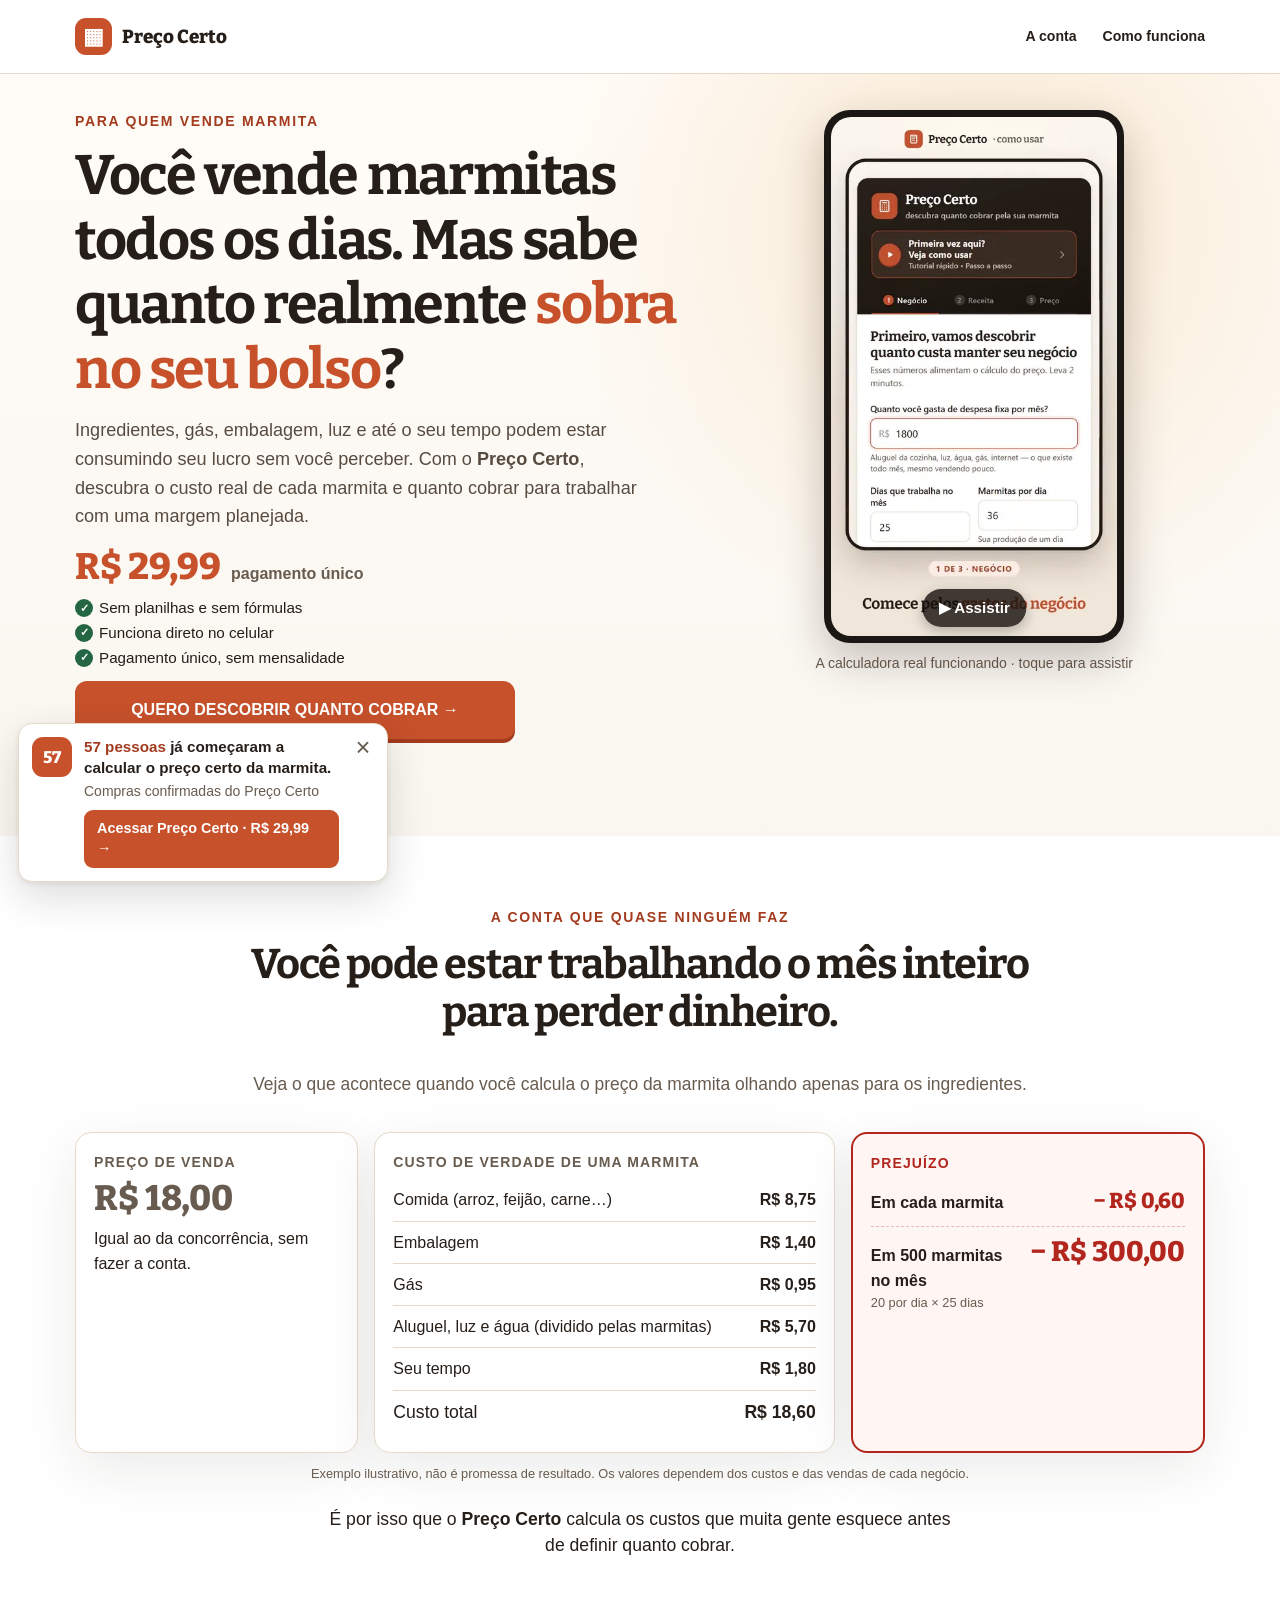
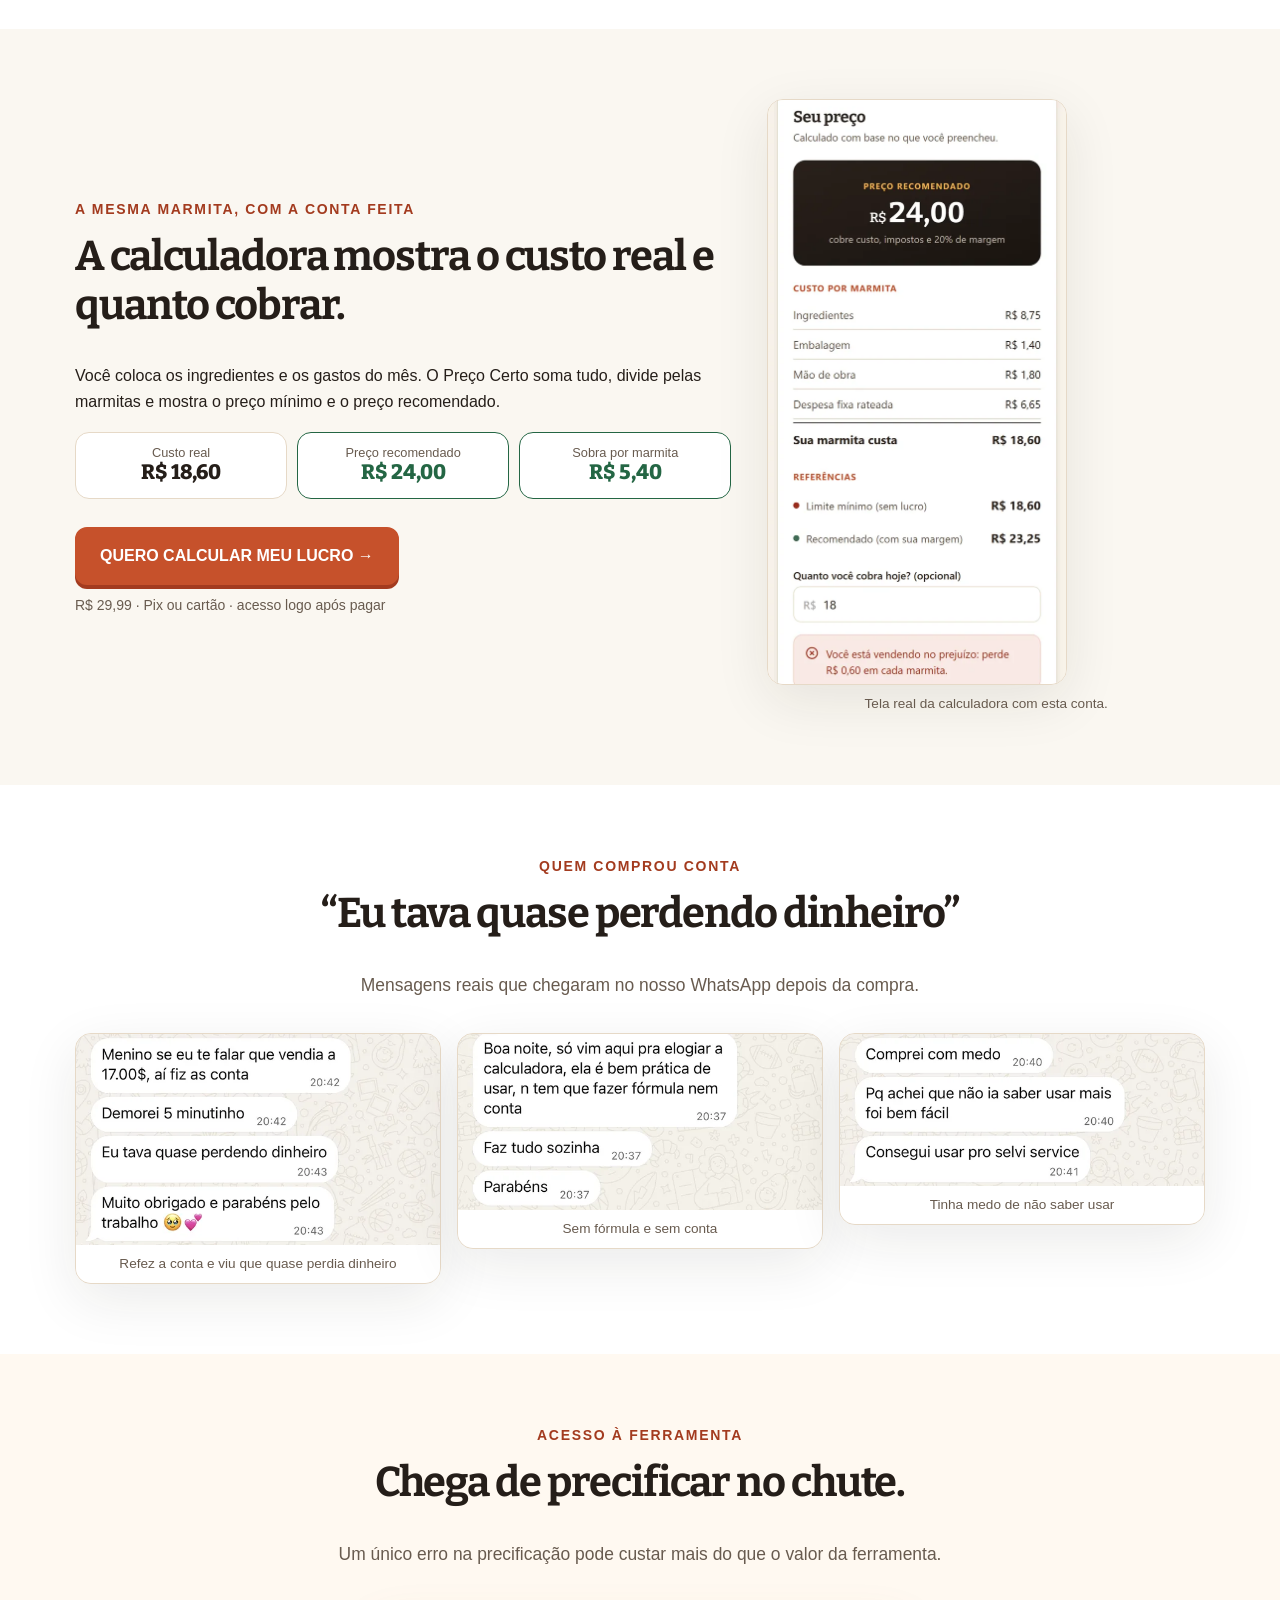
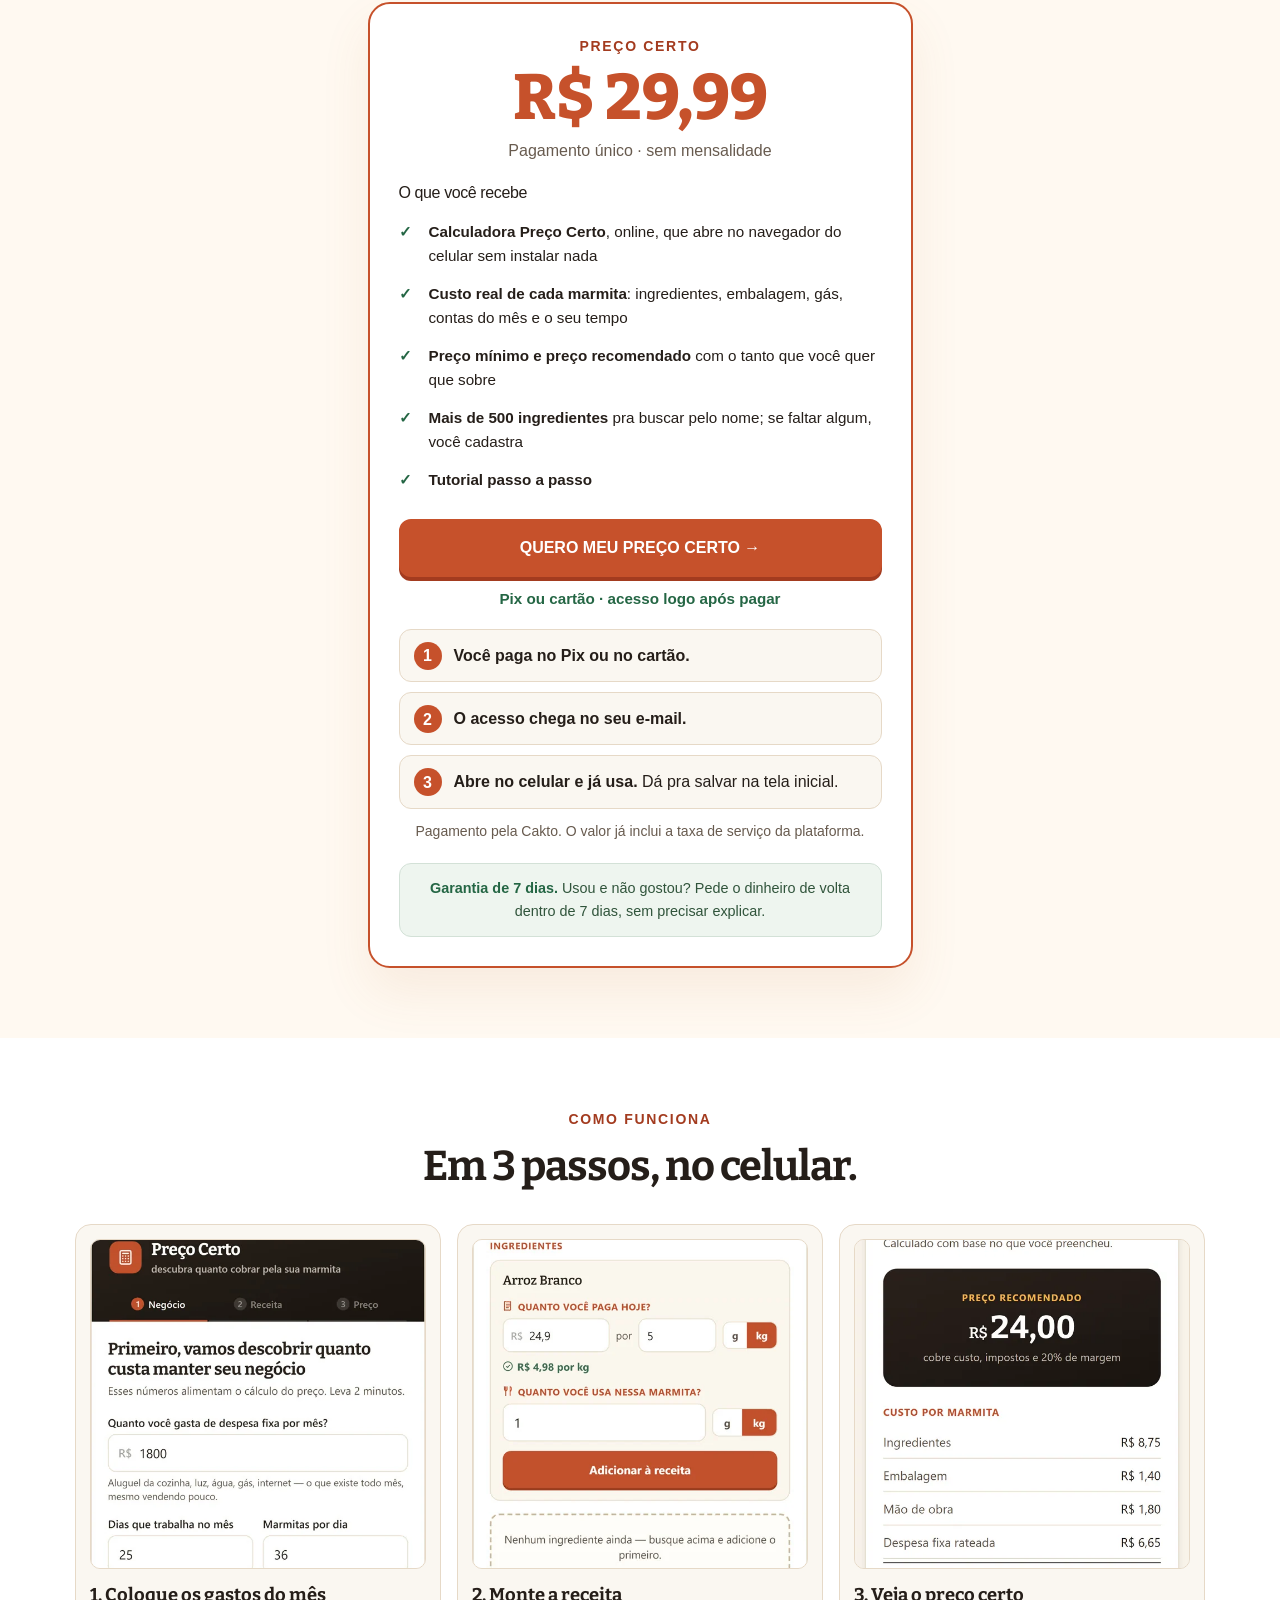
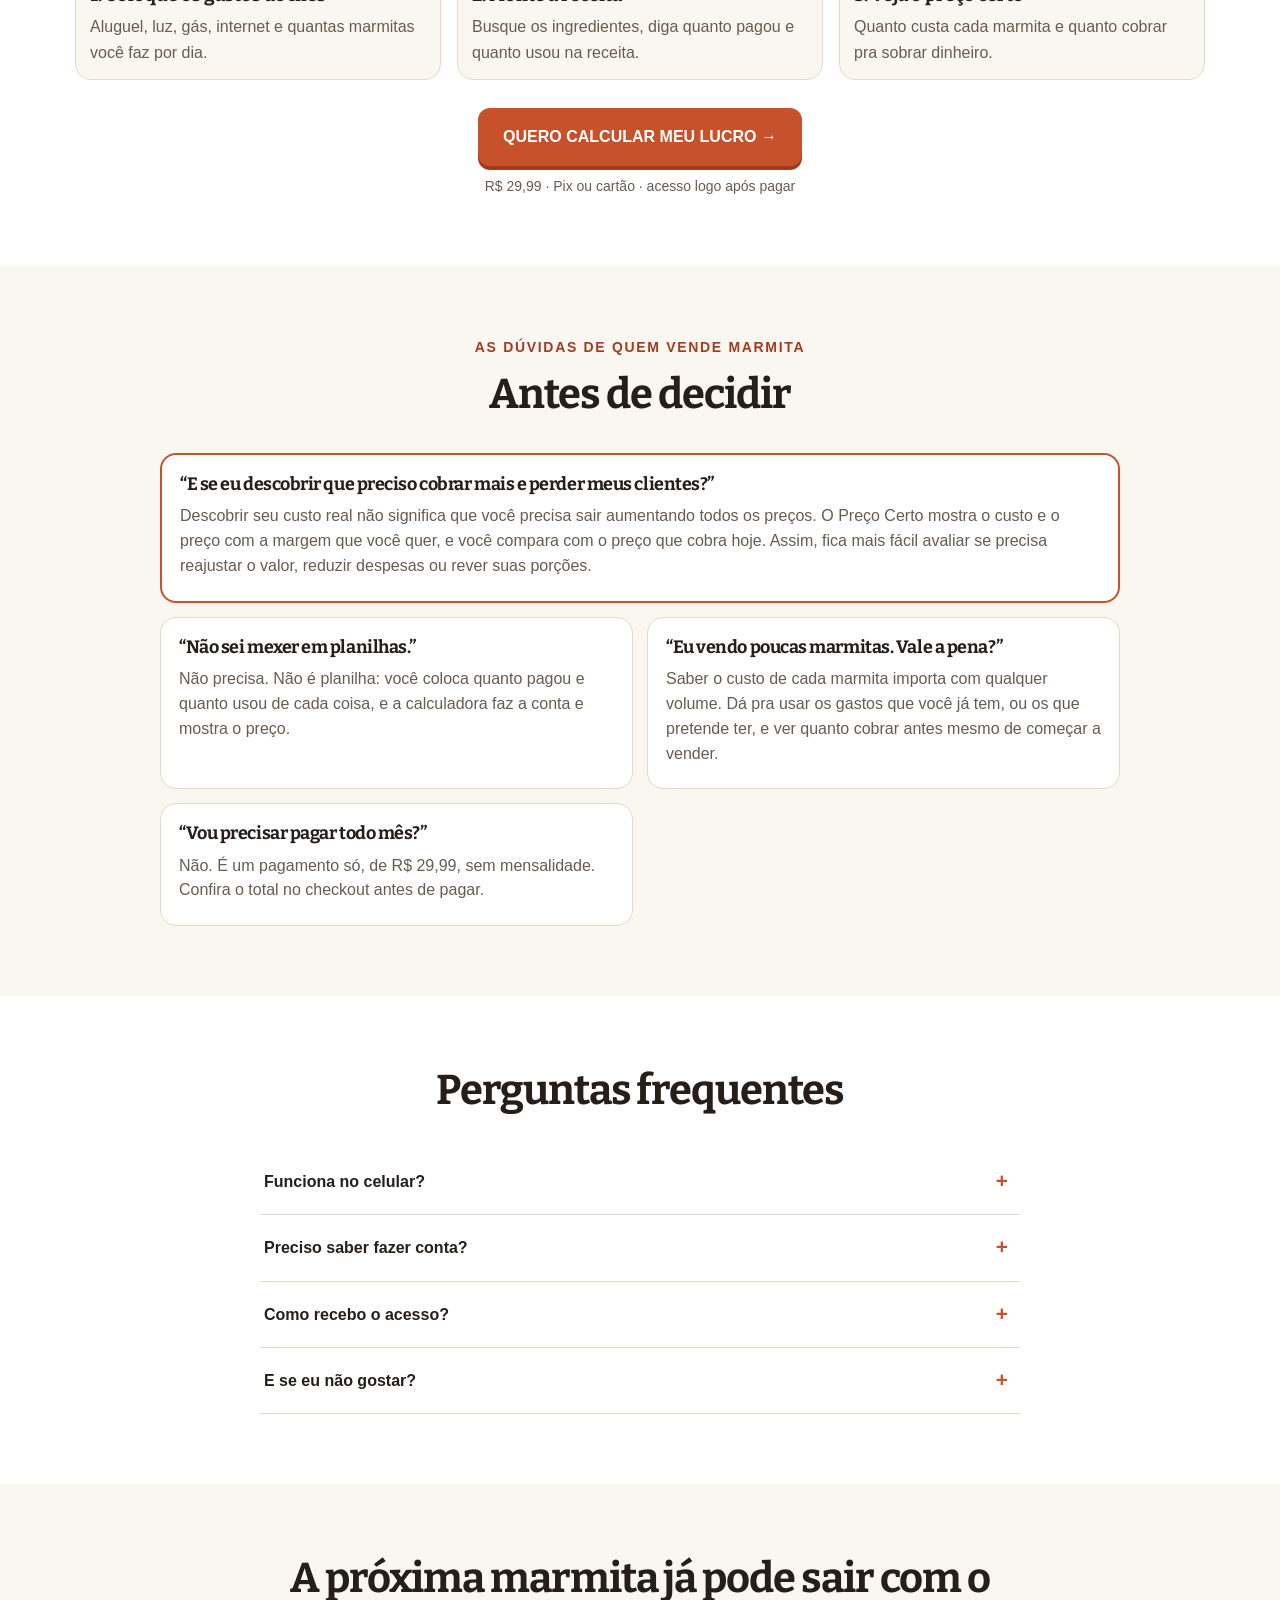
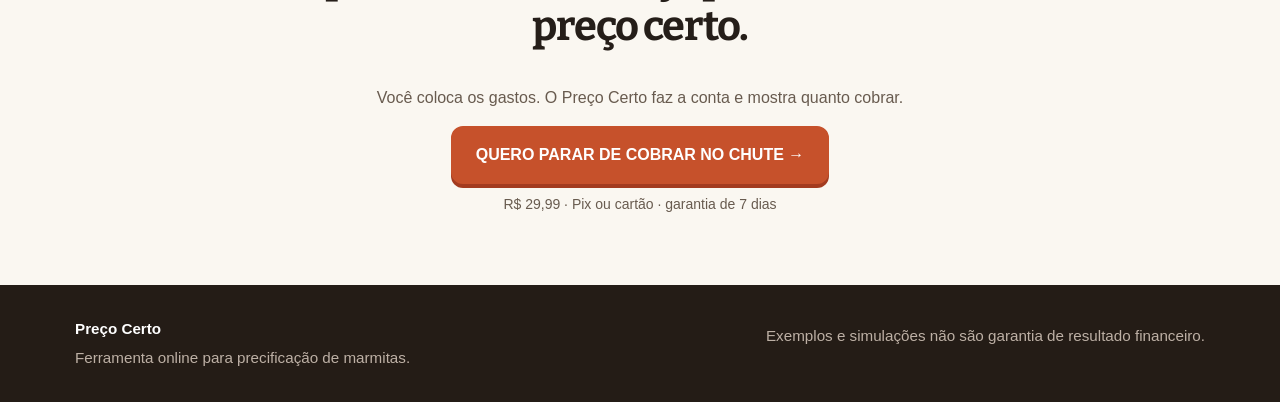
<file: index.html>
<!DOCTYPE html>
<html lang="pt-BR">
<head>
  <meta charset="utf-8">
  <meta name="viewport" content="width=device-width,initial-scale=1,viewport-fit=cover">
  <meta name="theme-color" content="#c6512b">
  <link rel="icon" href="data:image/svg+xml,%3Csvg xmlns='http://www.w3.org/2000/svg' viewBox='0 0 32 32'%3E%3Crect width='32' height='32' rx='8' fill='%23c6512b'/%3E%3Cpath d='M9 12h14M9 20h14' stroke='%23fff' stroke-width='3' stroke-linecap='round'/%3E%3C/svg%3E">
  <meta name="description" content="Você vende marmitas todos os dias. Mas sabe quanto realmente sobra no seu bolso? O Preço Certo calcula o custo real de cada marmita e mostra quanto cobrar.">
  <title>Preço Certo | Descubra quanto cobrar por cada marmita</title>
  <!-- Versão da página: sem parâmetro ou ?v=direta = direta; ?v=quiz = mostra as entradas do diagnóstico. Só a URL decide (nada fica guardado na sessão). -->
  <script>try{sessionStorage.removeItem('pc_variant');}catch(e){}try{if(new URLSearchParams(location.search).get('v')==='quiz')document.documentElement.className+=' v-quiz';}catch(e){}</script>
  <link rel="preload" as="image" href="assets/demonstracao-capa-calculadora.23964df41b92.webp" fetchpriority="high">
  <link rel="preload" as="font" href="assets/bitter-latin.0efe0fbe6068.woff2" type="font/woff2" crossorigin>
<link rel="stylesheet" href="assets/styles.5d16938fff0f.css">
  <!-- Meta Pixel Code -->
  <script>
    !function(f,b,e,v,n,t,s)
    {if(f.fbq)return;n=f.fbq=function(){n.callMethod?
    n.callMethod.apply(n,arguments):n.queue.push(arguments)};
    if(!f._fbq)f._fbq=n;n.push=n;n.loaded=!0;n.version='2.0';
    n.queue=[];
    // O script da Meta carrega depois que a página aparece (LCP mais rápido). Até lá, a fila guarda os eventos.
    var go=function(){if(t)return;t=b.createElement(e);t.async=!0;
    t.src=v;s=b.getElementsByTagName(e)[0];
    s.parentNode.insertBefore(t,s)};
    if(b.readyState==='complete')setTimeout(go,1200);else f.addEventListener('load',function(){setTimeout(go,1200)});
    ['touchstart','click','keydown'].forEach(function(k){f.addEventListener(k,go,{once:true,passive:true})});
    setTimeout(go,4000)}(window, document,'script',
    'https://connect.facebook.net/en_US/fbevents.js');
    fbq('init', '1121235693689365');
    fbq('track', 'PageView');
  </script>
  <!-- End Meta Pixel Code -->
  <!-- Same UTMify configuration as the supplied page, without obfuscation. -->
<script src="https://cdn.utmify.com.br/scripts/utms/latest.js" async data-utmify-prevent-xcod-sck data-utmify-prevent-subids></script>
<style>
/* v2 de conversão (06/11/2026): só complementa assets/styles.css */
.hero-beneficios{list-style:none;padding:0;margin:2px 0 4px;display:grid;gap:5px;font-size:.95rem;line-height:1.3}
.hero-beneficios li{position:relative;padding-left:24px}
.hero-beneficios li:before{content:"✓";position:absolute;left:0;top:0;width:18px;height:18px;border-radius:50%;background:var(--green);color:#fff;font-size:.7rem;font-weight:900;display:grid;place-items:center;margin-top:1px}
.prejuizo-grid{display:grid;grid-template-columns:.8fr 1.3fr 1fr;gap:16px;align-items:stretch;margin-bottom:12px}
.conta-perda{border:2px solid #b3261e;background:#fff6f4}
.conta-perda .conta-rotulo{color:#b3261e}
.perda-linha{display:flex;justify-content:space-between;align-items:baseline;gap:12px;padding:10px 0;border-bottom:1px dashed #e8b9b2}
.perda-linha:last-child{border-bottom:0}
.perda-linha span{font-weight:650}
.perda-linha small{display:block;font-weight:400;font-size:.8rem;color:var(--muted)}
.perda-linha b{font:800 1.35rem/1.1 var(--serif);color:#b3261e;white-space:nowrap}
.perda-mes b{font-size:1.75rem}
.nota-ilustrativa{margin:8px 0 0;font-size:.8rem}
.transicao{max-width:640px;margin:22px auto 0;text-align:center;font-size:1.1rem;line-height:1.5}
.solucao-grid{display:grid;grid-template-columns:1.2fr .8fr;gap:36px;align-items:center}
.solucao-numeros{display:grid;grid-template-columns:repeat(3,1fr);gap:10px;margin:18px 0 6px}
.solucao-numeros div{background:#fff;border:1px solid var(--line);border-radius:14px;padding:12px 10px;text-align:center}
.solucao-numeros span{display:block;font-size:.8rem;color:var(--muted);line-height:1.25}
.solucao-numeros b{font:800 1.3rem/1.2 var(--serif);color:var(--ink);white-space:nowrap}
.solucao-numeros .certo{border-color:var(--green)}
.solucao-numeros .certo b{color:var(--green)}
.cta-esq{text-align:left}
.solucao-tela{margin:0;text-align:center}
.solucao-tela img{width:min(300px,100%);height:auto;border-radius:16px;border:1px solid var(--line);box-shadow:var(--shadow)}
.solucao-tela figcaption,.depo figcaption{font-size:.85rem;color:var(--muted);margin-top:8px;text-align:center}
.depo figcaption{background:#fff;margin:0;padding:8px 10px}
.oferta-sub{font:700 1rem/1.3 var(--sans,inherit);margin:16px 0 0;text-align:left;display:block}
.price-card .list-check{display:block;margin:8px 0 20px;text-align:left}
.price-card .list-check li{font-size:.95rem}
.depois-card{text-align:left;margin:18px 0 0}
.objecoes{display:grid;grid-template-columns:1fr 1fr;gap:14px;max-width:960px;margin:0 auto}
.objecao-card{background:#fff;border:1px solid var(--line);border-radius:16px;padding:18px 18px 6px}
.objecao-card h3{font-family:var(--serif);font-size:1.12rem;line-height:1.3;margin:0 0 8px}
.objecao-card p{color:var(--muted);line-height:1.55}
.objecao-destaque{grid-column:1/-1;border:2px solid var(--brand)}
@media(max-width:850px){
 .prejuizo-grid,.solucao-grid,.objecoes{grid-template-columns:1fr}
 .solucao-grid{gap:20px}
 .cta-esq{text-align:center}
}
@media(max-width:600px){
 .page-lp{padding-bottom:calc(108px + env(safe-area-inset-bottom))}
 .hero2-grid{grid-template-columns:45% 1fr;grid-template-areas:"texto texto" "video preco" "video benef" "cta cta" "quiz quiz" "fine fine";row-gap:10px;align-items:center}
 .hero2-compra{display:contents}
 .hero2-compra .preco-linha{grid-area:preco;align-self:end}
 .hero2-compra .hero-beneficios{grid-area:benef;align-self:start}
 .hero2-compra [data-checkout]{grid-area:cta}
 .hero2-compra [data-quizlink]{grid-area:quiz}
 .hero2-compra .fineprint{grid-area:fine;text-align:center}
 .hero2 .hero-copy{font-size:.97rem;line-height:1.45}
 .hero2-compra{gap:8px}
 .hero2-compra .btn{font-size:.95rem;letter-spacing:0;padding:14px 10px;min-height:54px}
 .hero2 .eyebrow{display:none}
 .hero2 h1{font-size:clamp(1.55rem,6.9vw,1.9rem);line-height:1.15}
 .video-legenda .longa{display:none}
 .hero-beneficios{font-size:.86rem}
 .solucao-numeros b{font-size:1.1rem}
 .transicao{font-size:1.02rem}
}
@media(max-width:380px){
 .hero2-compra .btn{font-size:.88rem;padding:12px 6px}
 .hero-beneficios{font-size:.8rem}
 .solucao-numeros{gap:6px}
 .solucao-numeros div{padding:10px 4px}
 .solucao-numeros b{font-size:1rem}
}
</style>
</head>
<body class="page-lp">
  <header class="site-header">
    <div class="wrap">
      <a class="brand" href="./" aria-label="Preço Certo, início"><span class="brand-mark" aria-hidden="true">▦</span>Preço Certo</a>
      <nav aria-label="Navegação principal"><a href="#exemplo">A conta</a><a href="#como-funciona">Como funciona</a><a class="top-action" href="quiz/index.html" data-quizlink data-v="quiz">Diagnóstico grátis ↗</a></nav>
    </div>
  </header>
  <main>
    <!-- 1. Primeira dobra: dor, solução, demonstração e CTA -->
    <section class="hero hero2" id="inicio">
      <div class="wrap hero2-grid">
        <div class="hero2-texto">
          <div class="eyebrow">Para quem vende marmita</div>
          <h1>Você vende marmitas todos os dias. Mas sabe quanto realmente <span>sobra no seu bolso</span>?</h1>
          <p class="hero-copy">Ingredientes, gás, embalagem, luz e até o seu tempo podem estar consumindo seu lucro sem você perceber. Com o <strong>Preço Certo</strong>, descubra o custo real de cada marmita e quanto cobrar para trabalhar com uma margem planejada.</p>
        </div>
        <div class="hero2-video">
          <div class="phone">
            <video class="demo-video" data-src="assets/demonstracao-leve.5c7460b4ad0d.mp4" data-full="assets/demonstracao.27faafa785bc.mp4" poster="assets/demonstracao-capa-calculadora.23964df41b92.webp" muted loop playsinline preload="none" aria-label="Vídeo: a calculadora Preço Certo funcionando"></video>
            <button class="video-toque" type="button" data-video-toque>▶ Assistir</button>
          </div>
          <p class="video-legenda"><span class="longa">A calculadora real funcionando · </span>toque para assistir</p>
        </div>
        <div class="hero2-compra">
          <div class="preco-linha"><span class="preco-grande">R$ 29,99</span><span class="preco-sub">pagamento único</span></div>
          <ul class="hero-beneficios">
            <li>Sem planilhas e sem fórmulas</li>
            <li>Funciona direto no celular</li>
            <li>Pagamento único, sem mensalidade</li>
          </ul>
          <a class="btn btn-block" href="https://pay.cakto.com.br/35dgsa8_1077031" data-checkout="hero">QUERO DESCOBRIR QUANTO COBRAR →</a>
          <a class="btn btn-outline btn-block" href="quiz/index.html" data-quizlink data-v="quiz">Descobrir se meu preço está certo</a>
          <p class="fineprint">R$ 29,99 • Pagamento único • Garantia de 7 dias</p>
        </div>
      </div>
    </section>

    <!-- 2. Exemplo matemático do prejuízo -->
    <section class="section paper" id="exemplo">
      <div class="wrap">
        <div class="heading"><div class="eyebrow">A conta que quase ninguém faz</div><h2>Você pode estar trabalhando o mês inteiro para perder dinheiro.</h2><p>Veja o que acontece quando você calcula o preço da marmita olhando apenas para os ingredientes.</p></div>
        <div class="prejuizo-grid">
          <div class="conta conta-chute"><span class="conta-rotulo">Preço de venda</span><div class="conta-valor">R$ 18,00</div><p>Igual ao da concorrência, sem fazer a conta.</p></div>
          <div class="conta">
            <span class="conta-rotulo">Custo de verdade de uma marmita</span>
            <div class="l"><span>Comida (arroz, feijão, carne…)</span><b>R$ 8,75</b></div>
            <div class="l"><span>Embalagem</span><b>R$ 1,40</b></div>
            <div class="l"><span>Gás</span><b>R$ 0,95</b></div>
            <div class="l"><span>Aluguel, luz e água (dividido pelas marmitas)</span><b>R$ 5,70</b></div>
            <div class="l"><span>Seu tempo</span><b>R$ 1,80</b></div>
            <div class="l total"><span>Custo total</span><b>R$ 18,60</b></div>
          </div>
          <div class="conta conta-perda">
            <span class="conta-rotulo">Prejuízo</span>
            <div class="perda-linha"><span>Em cada marmita</span><b>− R$ 0,60</b></div>
            <div class="perda-linha perda-mes"><span>Em 500 marmitas no mês<small>20 por dia × 25 dias</small></span><b>− R$ 300,00</b></div>
          </div>
        </div>
        <p class="fineprint center nota-ilustrativa">Exemplo ilustrativo, não é promessa de resultado. Os valores dependem dos custos e das vendas de cada negócio.</p>
        <p class="transicao">É por isso que o <strong>Preço Certo</strong> calcula os custos que muita gente esquece antes de definir quanto cobrar.</p>
      </div>
    </section>

    <!-- 3. Como a calculadora resolve -->
    <section class="section" id="solucao">
      <div class="wrap solucao-grid">
        <div class="solucao-texto">
          <div class="eyebrow">A mesma marmita, com a conta feita</div>
          <h2>A calculadora mostra o custo real e quanto cobrar.</h2>
          <p>Você coloca os ingredientes e os gastos do mês. O Preço Certo soma tudo, divide pelas marmitas e mostra o preço mínimo e o preço recomendado.</p>
          <div class="solucao-numeros">
            <div><span>Custo real</span><b>R$ 18,60</b></div>
            <div class="certo"><span>Preço recomendado</span><b>R$ 24,00</b></div>
            <div class="certo"><span>Sobra por marmita</span><b>R$ 5,40</b></div>
          </div>
          <div class="cta-bloco cta-esq"><a class="btn" href="https://pay.cakto.com.br/35dgsa8_1077031" data-checkout="exemplo">QUERO CALCULAR MEU LUCRO →</a><p class="fineprint micro">R$ 29,99 · Pix ou cartão · acesso logo após pagar</p></div>
        </div>
        <figure class="solucao-tela"><img src="assets/calculadora-resultado.689ac0ede9aa.webp" width="600" height="1177" loading="lazy" decoding="async" alt="Tela real da calculadora com esta conta: custo de R$ 18,60 e preço recomendado de R$ 24,00"><figcaption>Tela real da calculadora com esta conta.</figcaption></figure>
      </div>
    </section>

    <!-- 4. Prova social real (prints de WhatsApp enviados por compradores, sem nome nem número) -->
    <section class="section paper" id="depoimentos">
      <div class="wrap">
        <div class="heading"><div class="eyebrow">Quem comprou conta</div><h2>“Eu tava quase perdendo dinheiro”</h2><p>Mensagens reais que chegaram no nosso WhatsApp depois da compra.</p></div>
        <div class="depo-grid">
          <figure class="depo"><img src="assets/depoimento-3.22cd3ffe77a3.webp" width="600" height="348" loading="lazy" decoding="async" alt="Mensagem no WhatsApp: Menino se eu te falar que vendia a 17.00$, aí fiz as conta. Demorei 5 minutinho. Eu tava quase perdendo dinheiro. Muito obrigado e parabéns pelo trabalho."><figcaption>Refez a conta e viu que quase perdia dinheiro</figcaption></figure>
          <figure class="depo"><img src="assets/depoimento-1.ff683cf8d78d.webp" width="600" height="290" loading="lazy" decoding="async" alt="Mensagem no WhatsApp: Boa noite, só vim aqui pra elogiar a calculadora, ela é bem prática de usar, n tem que fazer fórmula nem conta. Faz tudo sozinha. Parabéns."><figcaption>Sem fórmula e sem conta</figcaption></figure>
          <figure class="depo"><img src="assets/depoimento-2.f84a3c30df0d.webp" width="600" height="251" loading="lazy" decoding="async" alt="Mensagem no WhatsApp: Comprei com medo. Pq achei que não ia saber usar mais foi bem fácil. Consegui usar pro selvi service."><figcaption>Tinha medo de não saber usar</figcaption></figure>
        </div>
      </div>
    </section>

    <section class="section contrast" id="diagnostico" data-v="quiz">
      <div class="wrap contrast-flex">
        <div><div class="eyebrow" style="color:#93dbac">Ainda em dúvida?</div><h2>Faça um diagnóstico gratuito do seu preço.</h2><p style="max-width:620px;margin-bottom:0">Em 4 perguntas rápidas, veja quais custos você pode estar deixando de fora. Sem e-mail e sem compromisso.</p></div>
        <a class="btn btn-light" href="quiz/index.html" data-quizlink>Começar diagnóstico grátis →</a>
      </div>
    </section>

    <!-- 5. Oferta -->
    <section class="section price-section" id="comprar">
      <div class="wrap">
        <div class="heading"><div class="eyebrow">Acesso à ferramenta</div><h2>Chega de precificar no chute.</h2><p>Um único erro na precificação pode custar mais do que o valor da ferramenta.</p></div>
        <div class="price-card">
          <span class="eyebrow">Preço Certo</span>
          <div class="price">R$ 29,99</div>
          <p class="muted" style="margin-bottom:7px">Pagamento único · sem mensalidade</p>
          <h3 class="oferta-sub">O que você recebe</h3>
          <ul class="list-check">
            <li><b>Calculadora Preço Certo</b>, online, que abre no navegador do celular sem instalar nada</li>
            <li><b>Custo real de cada marmita</b>: ingredientes, embalagem, gás, contas do mês e o seu tempo</li>
            <li><b>Preço mínimo e preço recomendado</b> com o tanto que você quer que sobre</li>
            <li><b>Mais de 500 ingredientes</b> pra buscar pelo nome; se faltar algum, você cadastra</li>
            <li><b>Tutorial passo a passo</b></li>
          </ul>
          <a class="btn btn-block" href="https://pay.cakto.com.br/35dgsa8_1077031" data-checkout="oferta">QUERO MEU PREÇO CERTO →</a>
          <p class="micro-oferta">Pix ou cartão · acesso logo após pagar</p>
          <ol class="depois depois-card">
            <li><b>Você paga no Pix ou no cartão.</b></li>
            <li><b>O acesso chega no seu e-mail.</b></li>
            <li><b>Abre no celular e já usa.</b> Dá pra salvar na tela inicial.</li>
          </ol>
          <p class="fineprint" style="margin:12px 0 0">Pagamento pela Cakto. O valor já inclui a taxa de serviço da plataforma.</p>
          <div class="price-note"><b>Garantia de 7 dias.</b> Usou e não gostou? Pede o dinheiro de volta dentro de 7 dias, sem precisar explicar.</div>
        </div>
      </div>
    </section>

    <!-- 6. Como funciona -->
    <section class="section paper" id="como-funciona">
      <div class="wrap">
        <div class="heading"><div class="eyebrow">Como funciona</div><h2>Em 3 passos, no celular.</h2></div>
        <ol class="passos3">
          <li><img src="assets/demo-1-despesas.b051ce2e0d6a.webp" width="600" height="865" loading="lazy" decoding="async" alt="Tela real: gastos do mês e marmitas por dia"><div><b>1. Coloque os gastos do mês</b><p>Aluguel, luz, gás, internet e quantas marmitas você faz por dia.</p></div></li>
          <li><img src="assets/demo-3-quantidade.86855942c0c7.webp" width="600" height="865" loading="lazy" decoding="async" alt="Tela real: quanto pagou e quanto usou de cada ingrediente"><div><b>2. Monte a receita</b><p>Busque os ingredientes, diga quanto pagou e quanto usou na receita.</p></div></li>
          <li><img src="assets/calculadora-resultado.689ac0ede9aa.webp" width="600" height="1177" loading="lazy" decoding="async" alt="Tela real: custo de cada marmita e preço recomendado"><div><b>3. Veja o preço certo</b><p>Quanto custa cada marmita e quanto cobrar pra sobrar dinheiro.</p></div></li>
        </ol>
        <div class="cta-bloco"><a class="btn" href="https://pay.cakto.com.br/35dgsa8_1077031" data-checkout="passos">QUERO CALCULAR MEU LUCRO →</a><p class="fineprint micro">R$ 29,99 · Pix ou cartão · acesso logo após pagar</p></div>
      </div>
    </section>

    <!-- 7. Objeções -->
    <section class="section objecao" id="duvidas">
      <div class="wrap">
        <div class="heading"><div class="eyebrow">As dúvidas de quem vende marmita</div><h2>Antes de decidir</h2></div>
        <div class="objecoes">
          <div class="objecao-card objecao-destaque">
            <h3>“E se eu descobrir que preciso cobrar mais e perder meus clientes?”</h3>
            <p>Descobrir seu custo real não significa que você precisa sair aumentando todos os preços. O Preço Certo mostra o custo e o preço com a margem que você quer, e você compara com o preço que cobra hoje. Assim, fica mais fácil avaliar se precisa reajustar o valor, reduzir despesas ou rever suas porções.</p>
          </div>
          <div class="objecao-card">
            <h3>“Não sei mexer em planilhas.”</h3>
            <p>Não precisa. Não é planilha: você coloca quanto pagou e quanto usou de cada coisa, e a calculadora faz a conta e mostra o preço.</p>
          </div>
          <div class="objecao-card">
            <h3>“Eu vendo poucas marmitas. Vale a pena?”</h3>
            <p>Saber o custo de cada marmita importa com qualquer volume. Dá pra usar os gastos que você já tem, ou os que pretende ter, e ver quanto cobrar antes mesmo de começar a vender.</p>
          </div>
          <div class="objecao-card">
            <h3>“Vou precisar pagar todo mês?”</h3>
            <p>Não. É um pagamento só, de R$ 29,99, sem mensalidade. Confira o total no checkout antes de pagar.</p>
          </div>
        </div>
      </div>
    </section>

    <!-- 8. Perguntas frequentes -->
    <section class="section paper" id="perguntas">
      <div class="wrap">
        <div class="heading"><h2>Perguntas frequentes</h2></div>
        <div class="faq">
          <details><summary>Funciona no celular?</summary><p>Sim. Abre no navegador do celular, sem instalar nada, e dá pra salvar como atalho na tela inicial.</p></details>
          <details><summary>Preciso saber fazer conta?</summary><p>Não. Você coloca quanto pagou e quanto usou de cada coisa. A calculadora faz a conta e mostra o preço.</p></details>
          <details><summary>Como recebo o acesso?</summary><p>Assim que o pagamento é aprovado, o acesso chega no e-mail que você colocou na compra. Confira também a caixa de spam.</p></details>
          <details><summary>E se eu não gostar?</summary><p>Você tem 7 dias de garantia. Usou e não gostou, pede o dinheiro de volta, sem precisar explicar.</p></details>
        </div>
      </div>
    </section>

    <!-- 9. CTA final -->
    <section class="section center">
      <div class="wrap narrow"><h2>A próxima marmita já pode sair com o preço certo.</h2><p class="muted">Você coloca os gastos. O Preço Certo faz a conta e mostra quanto cobrar.</p><a class="btn" href="https://pay.cakto.com.br/35dgsa8_1077031" data-checkout="final">QUERO PARAR DE COBRAR NO CHUTE →</a><p class="fineprint micro">R$ 29,99 · Pix ou cartão · garantia de 7 dias</p></div>
    </section>
  </main>
  <footer><div class="wrap"><div><strong style="color:#fff">Preço Certo</strong><p style="margin:5px 0 0">Ferramenta online para precificação de marmitas.</p></div><div><a href="quiz/index.html" data-quizlink data-v="quiz">Diagnóstico gratuito</a><p style="margin:7px 0 0">Exemplos e simulações não são garantia de resultado financeiro.</p></div></div></footer>
  <div class="mobile-sticky" id="mobile-sticky"><a class="btn" href="https://pay.cakto.com.br/35dgsa8_1077031" data-checkout="sticky">DESCOBRIR QUANTO COBRAR · R$ 29,99</a><div class="tiny">Pix ou cartão · acesso logo após pagar</div></div>
  <script src="assets/site.cad4f55ca98c.js" defer></script>

  <noscript><img decoding="async" height="1" width="1" style="display:none"
    src="https://www.facebook.com/tr?id=1121235693689365&ev=PageView&noscript=1"
  /></noscript>
</body>
</html>
</file>
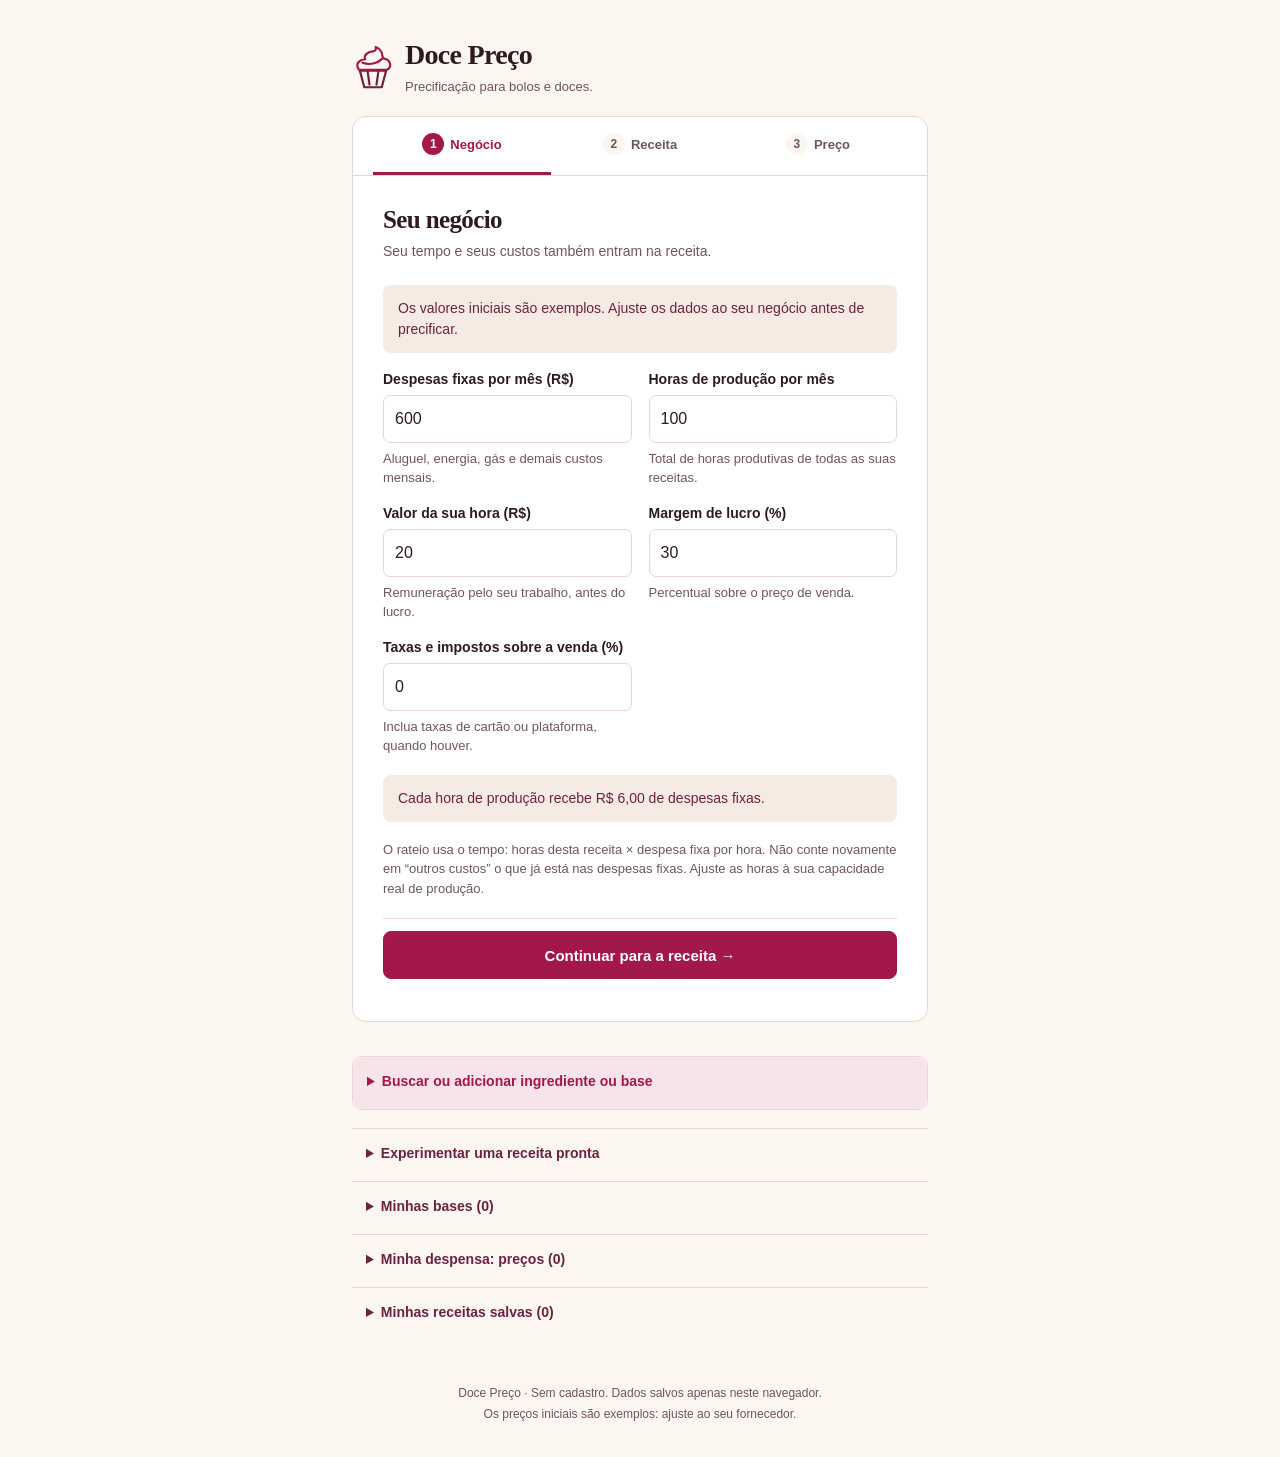
<file: calculadora-doce/index.html>
<!doctype html>
<html lang="pt-BR">
<head>
<meta charset="utf-8"><meta name="viewport" content="width=device-width,initial-scale=1">
<meta name="theme-color" content="#A3184A"><meta name="description" content="Doce Preço: calcule os custos e o preço de venda dos seus bolos e doces.">
<meta name="robots" content="noindex, nofollow">
<link rel="icon" type="image/png" href="favicon-48.png">
<link rel="apple-touch-icon" href="favicon-192.png">
<meta name="apple-mobile-web-app-title" content="Doce Preço">
<title>Doce Preço · Calculadora de confeitaria</title>
<style>
:root{--pink:#a3184a;--pink-hover:#84123b;--blush:#f7e4ea;--blue:#6b2340;--ice:#f5ebe2;--ink:#2e1a22;--muted:#6e5560;--line:#e7d8cf;--white:#fff;--ground:#fbf6ef;--error:#b42318;--radius:12px;font-family:"Segoe UI",Arial,sans-serif;color:var(--ink);color-scheme:light;font-size:16px}
*{box-sizing:border-box}body{margin:0;background:var(--ground)}button,input,select{font:inherit}button,a,input,select{ -webkit-tap-highlight-color:transparent}button{cursor:pointer}button:disabled{cursor:not-allowed;opacity:.55}button:focus-visible,a:focus-visible,input:focus-visible,select:focus-visible,summary:focus-visible{outline:3px solid var(--blue);outline-offset:3px}input,select{caret-color:var(--pink)}::selection{background:var(--blush);color:var(--ink)}a{color:var(--blue);text-underline-offset:3px}h1,h2,h3,p{margin-top:0}h1,h2{font-family:Georgia,"Times New Roman",serif;font-weight:700}h1{font-size:25px;letter-spacing:-.025em;margin:0 0 3px}h2{font-size:27px;letter-spacing:-.025em;margin-bottom:7px}h3{font-size:17px;margin-bottom:12px}p{line-height:1.55}.muted,.help{color:var(--muted)}.help{font-size:12px;line-height:1.5;margin:6px 0 0}.sub{font-size:14px;color:var(--muted);margin-bottom:25px}.wrap{max-width:1120px;padding:32px 24px;margin:auto}.top{display:flex;align-items:center;justify-content:space-between;margin-bottom:24px;gap:12px}.brand{display:flex;align-items:center;gap:15px}.brand p{font-size:13px;color:var(--muted);margin:0}.cupcake{width:49px;height:54px;flex-shrink:0}.local{font-size:12px;color:var(--muted)}.layout{display:grid;grid-template-columns:minmax(0,1.35fr) minmax(300px,1fr);gap:24px;align-items:start}.surface{border:1px solid var(--line);border-radius:16px;background:var(--white);overflow:hidden}.tabs{display:flex;margin:0 28px;border-bottom:1px solid var(--line)}.tab{display:flex;align-items:center;justify-content:center;gap:8px;flex:1;padding:21px 4px 17px;border:0;border-bottom:3px solid transparent;background:none;color:var(--muted);font-size:14px;font-weight:600}.tab.active{color:var(--pink);border-bottom-color:var(--pink)}.stepno{border-radius:50%;width:23px;height:23px;background:var(--ground);display:grid;place-items:center;font-size:12px}.active .stepno{background:var(--pink);color:white}.body{padding:27px 28px 30px}.aside{padding:27px 25px}.field{display:block;min-width:0}.field>span,.field>label{display:block;font-size:13px;font-weight:600;margin-bottom:8px}.field input,.field select,.search{width:100%;height:43px;border:1px solid var(--line);border-radius:7px;padding:9px 11px;background:white;color:var(--ink);font-variant-numeric:tabular-nums}.field input::placeholder,.search::placeholder{color:#8a7079}.field input[aria-invalid=true]{border-color:var(--error);background:#fdf1ef}.fields{display:grid;grid-template-columns:1fr 1fr;gap:17px;margin-bottom:19px}.full{grid-column:1/-1}.three{grid-template-columns:1fr 1fr 1fr}.section{margin-top:28px}.primary,.secondary{border-radius:8px;padding:13px 17px;font-size:14px;font-weight:650;min-height:45px}.primary{background:var(--pink);border:1px solid var(--pink);color:white}.primary:hover{background:var(--pink-hover)}.secondary{background:white;border:1px solid var(--line);color:var(--blue)}.secondary:hover{background:var(--ice)}.actions{display:flex;gap:12px;margin-top:25px}.actions .primary{flex:1}.link{border:0;background:none;color:var(--pink);font-weight:600;padding:10px 0;font-size:13px;text-align:left}.link:hover{text-decoration:underline}.info{padding:13px 15px;background:var(--ice);border-radius:8px;color:var(--blue);font-size:13px;line-height:1.5;margin:18px 0}.error{background:#fdf1ef;color:var(--error);padding:13px;border-radius:8px;font-size:13px;margin:12px 0}.error:empty{display:none}.chips{display:flex;flex-wrap:wrap;gap:7px;margin:15px 0 20px}.chip{padding:7px 10px;border:1px solid var(--line);border-radius:7px;background:white;color:var(--muted);font-size:12px;min-height:34px}.chip.active{color:var(--pink);border-color:#e6b3c4;background:var(--blush)}.catalog{max-height:380px;overflow:auto;scrollbar-color:#dcc6bd transparent;scrollbar-width:thin}.catalog-row{display:flex;justify-content:space-between;align-items:center;gap:10px;width:100%;background:white;border:0;border-bottom:1px solid var(--line);text-align:left;padding:13px 3px;color:var(--ink);font-size:14px}.catalog-row:hover{background:var(--blush)}.plus{color:var(--pink);font-size:22px;line-height:1}.catalog-row small{display:block;font-size:11px;color:var(--muted);margin-top:4px}.empty{padding:20px 0;color:var(--muted);font-size:13px;line-height:1.6}.ingredient{border-bottom:1px solid var(--line);padding:13px 0}.ingredient-top{display:flex;align-items:center;gap:12px}.ingredient-name{flex:1;min-width:0;font-size:14px}.ingredient-name strong{display:block}.ingredient-name small{display:block;color:var(--muted);font-size:12px;margin-top:4px}.money{font-variant-numeric:tabular-nums;white-space:nowrap;font-weight:600;font-size:14px}.icon-btn{border:0;background:none;padding:9px;min-width:36px;min-height:36px;color:var(--muted);display:grid;place-items:center}.icon-btn:hover{background:var(--blush);color:var(--pink)}.edit-link{min-height:28px;font-size:12px;color:var(--pink);border:0;background:none;padding:5px 0}.editor{background:var(--ground);padding:16px;border-radius:10px;margin-top:18px}.editor .fields{gap:13px}.editor h3{font-size:16px}.editor .actions{margin-top:12px}.examples{border-top:1px solid var(--line);margin-top:25px;padding-top:20px}.examples h3{font-size:14px}.examples .secondary{font-size:12px;min-height:40px;padding:9px 12px}.example-buttons{display:flex;gap:8px;flex-wrap:wrap}.source{font-size:12px;line-height:1.6;color:var(--muted);margin:14px 0}.source summary{cursor:pointer;color:var(--blue);font-weight:600}.source p{margin:8px 0}.result-head{background:var(--blush);padding:24px;border-radius:10px;margin:22px 0}.result-head p{margin:0;font-size:13px;color:var(--pink)}.result-head strong{font-size:39px;letter-spacing:-.03em;display:block;margin:7px 0;color:var(--pink);font-variant-numeric:tabular-nums}.result-head small{font-size:12px;color:var(--muted)}.breakdown{margin:0}.breakdown div{display:flex;justify-content:space-between;gap:14px;padding:12px 0;border-bottom:1px solid var(--line);font-size:14px}.breakdown dt{color:var(--muted)}.breakdown dd{margin:0;font-weight:600;font-variant-numeric:tabular-nums}.breakdown .total{font-weight:700}.breakdown .total dt{color:var(--ink)}.saved-row{display:flex;gap:10px;align-items:center;border-bottom:1px solid var(--line);padding:12px 0}.saved-row .open{border:0;background:none;flex:1;text-align:left;padding:5px 0;color:var(--blue);font-size:13px}.saved-row small{display:block;color:var(--muted);margin-top:5px}.toast{position:fixed;bottom:22px;left:50%;transform:translateX(-50%);max-width:90vw;background:var(--blue);color:white;border-radius:8px;padding:14px 20px;font-size:13px;z-index:5}.toast:empty{display:none}footer{font-size:12px;text-align:center;color:var(--muted);line-height:1.7;padding:25px 10px 5px}.sectionline{display:flex;align-items:center;justify-content:space-between;gap:12px}.sectionline h3{margin:0}.badge{font-size:11px;color:var(--blue);background:var(--ice);border-radius:5px;padding:4px 7px}.divider{border:0;border-top:1px solid var(--line);margin:24px 0}.search-label{display:block;font-size:12px;margin-bottom:8px;font-weight:600}.inline-note{padding:10px 0;color:var(--muted);font-size:12px;line-height:1.5}
/* Mobile-first: one working column, inline ingredient picker, touch controls. */
.wrap{max-width:620px;padding:20px 14px calc(24px + env(safe-area-inset-bottom));margin:auto}
.layout{display:flex;flex-direction:column;gap:16px}.layout>.surface{width:100%}.local{display:none}
.top{margin-bottom:19px}.brand{gap:11px}.brand h1{font-size:22px;line-height:1.1;max-width:230px}.brand p{font-size:12px;margin-top:6px}.cupcake{width:42px;height:48px}
.surface{border-radius:14px;overflow:visible}.body{padding:23px 18px}.tabs{margin:0;padding:0 12px;position:sticky;top:0;background:white;z-index:3;border-radius:14px 14px 0 0}
.tab{min-height:58px;padding:14px 2px;font-size:13px;gap:6px}.stepno{width:22px;height:22px}h2{font-size:25px}.sub{margin-bottom:22px}
.fields,.three{grid-template-columns:1fr;gap:17px}.field>span{font-size:14px}.field input,.field select,.search{height:48px;font-size:16px}.help{font-size:13px;display:block}.primary,.secondary{min-height:48px;font-size:15px}.link,.edit-link{min-height:44px;font-size:13px}.icon-btn{min-width:44px;min-height:44px}.chip{min-height:44px;font-size:13px}.chips{gap:8px;margin:14px 0}.catalog-row{min-height:60px;font-size:15px}.catalog-row small{font-size:12px}.catalog{max-height:300px;overscroll-behavior:contain}
.aside{padding:0;border:0;background:none;border-radius:0}.picker{margin:18px 0;border:1px solid var(--line);border-radius:10px;background:white}.picker>summary,.utility>summary{min-height:52px;padding:14px;cursor:pointer;color:var(--blue);font-size:14px;font-weight:650;line-height:1.5}.picker>summary{color:var(--pink);background:var(--blush);border-radius:10px}.picker[open]>summary{border-radius:10px 10px 0 0}.picker-content{padding:16px 13px}.picker h2,.picker .sub{display:none}.utility{border-top:1px solid var(--line);margin:0}.utility .examples{padding:0 14px 17px;margin:0;border:0}.examples .secondary{min-height:46px;font-size:13px}.example-buttons{display:grid;grid-template-columns:1fr 1fr}.utility:last-child{margin-bottom:18px}.editor{padding:14px 10px}.editor .fields{grid-template-columns:minmax(0,1fr) minmax(0,1fr)}
.ingredient-name{font-size:15px;overflow-wrap:anywhere}.ingredient-name small{line-height:1.5}.ingredient-top{gap:6px}.money{font-size:14px}.ingredient{padding:12px 0}.info{font-size:14px}.source{font-size:13px}.source summary{min-height:44px;padding:10px 0}.saved-row .open{min-height:48px}.sectionline{margin-top:22px}
.actions{position:sticky;bottom:0;background:white;padding:12px 0 calc(12px + env(safe-area-inset-bottom));z-index:2;margin-top:20px;border-top:1px solid var(--line)}.editor .actions{position:static;background:none;padding-bottom:0}.toast{bottom:90px;width:calc(100% - 32px);max-width:500px;text-align:center}.result-head strong{font-size:36px}.breakdown div{font-size:14px}.breakdown dt{max-width:65%}
@media(min-width:480px){.wrap{padding:28px 22px}.body{padding:26px}.fields{grid-template-columns:1fr 1fr}.field:has(#minutes){grid-column:1/-1}.brand h1{font-size:26px;max-width:none}.brand p{font-size:13px}.picker-content{padding:20px}.tabs{padding:0 20px}}
@media(min-width:900px){.wrap{padding-top:40px}.brand h1{font-size:28px}.body{padding:30px}.actions{position:static}.toast{bottom:25px}}
@media print{body{background:white}.wrap{max-width:800px}.layout{display:block}.aside,.tabs,.top .local,.actions,footer,.toast,.no-print{display:none!important}.surface{border:0}.body{padding:0}.result-head{border:1px solid var(--line)}.top{margin-bottom:25px}}
/* Bases, despensa e mudança de tamanho */
.seg{display:grid;grid-template-columns:1fr 1fr;gap:6px;background:var(--ground);border:1px solid var(--line);border-radius:10px;padding:4px;margin-bottom:22px}.seg button{border:0;background:none;border-radius:7px;min-height:44px;font-weight:650;color:var(--muted);font-size:14px}.seg button.on{background:white;color:var(--pink);box-shadow:0 1px 3px #2e1a2224}
.scale{border:1px solid var(--line);border-radius:10px;margin:0 0 20px}.scale>summary{min-height:48px;padding:13px 14px;cursor:pointer;color:var(--blue);font-weight:650;font-size:14px}.scale-body{padding:0 14px 14px}.scale-row{display:grid;grid-template-columns:1fr auto;gap:10px;align-items:end}
.tag{display:inline-block;font-size:11px;font-weight:700;color:var(--pink);background:var(--blush);border-radius:5px;padding:2px 6px;margin-left:6px;vertical-align:middle}
.secondary.small{min-height:40px;padding:8px 12px;font-size:13px}.pantry-name{flex:1;min-width:0;font-size:13px}.pantry-name small{display:block;color:var(--muted);margin-top:5px}
</style>
</head>
<body>
<!-- THESIS: a confectioner's pricing workbook with explicit purchase units and batch yield. OWN-WORLD: white, rose actions, blue information, precise cupcake line icon. STORY: configure business, build a recipe, understand a price. FIRST VIEWPORT: a single mobile-first column, with the ingredient picker inline, collapsible secondary tools and reachable actions. FORM: approved preview adapted to a working calculator. -->
<div class="wrap">
<header class="top"><div class="brand">
<svg class="cupcake" viewBox="0 0 48 54" fill="none" stroke-linecap="round" stroke-linejoin="round" aria-hidden="true"><path d="M9 30h30l-5 19H14Z M18 32l2 14m10-14-2 14" stroke="#6b2340" stroke-width="2.5"/><path d="M8 29C2 21 11 17 15 17c-2-5 4-9 9-9 3 0 4-3 3-5 10 4 6 10 9 13 7 1 11 9 4 13Z M12 21c8 3 17 1 23-5" stroke="#a3184a" stroke-width="2.5"/></svg>
<div><h1>Doce Preço</h1><p>Precificação para bolos e doces.</p></div></div><span class="local">Sua confeitaria, nos seus números.</span></header>
<main class="layout"><section class="surface" aria-label="Calculadora"><nav class="tabs" aria-label="Etapas da calculadora" id="tabs"></nav><div class="body" id="main"></div></section><aside class="surface aside" id="aside" aria-label="Ingredientes e receitas"></aside></main>
<footer>Doce Preço · Sem cadastro. Dados salvos apenas neste navegador.<br>Os preços iniciais são exemplos: ajuste ao seu fornecedor.</footer>
</div><div class="toast" role="status" aria-live="polite" id="toast"></div>
<script>
'use strict';
const $=s=>document.querySelector(s), esc=s=>String(s??'').replace(/[&<>"']/g,c=>({'&':'&amp;','<':'&lt;','>':'&gt;','"':'&quot;',"'":'&#39;'}[c]));
const brl=n=>Number.isFinite(n)?n.toLocaleString('pt-BR',{style:'currency',currency:'BRL'}):'—';
const fmt=n=>num(n).toLocaleString('pt-BR',{maximumFractionDigits:3});
function num(v){if(typeof v==='number')return Number.isFinite(v)?v:NaN;let s=String(v??'').trim();if(!s)return NaN;if(s.includes(','))s=s.replace(/\./g,'').replace(',','.');return /^-?\d+(\.\d+)?$/.test(s)?Number(s):NaN}
const normalize=s=>s.normalize('NFD').replace(/[̀-ͯ]/g,'').toLowerCase();
const clone=x=>JSON.parse(JSON.stringify(x));
const KEY='doce_na_conta_v1';
function read(){try{const x=JSON.parse(localStorage.getItem(KEY));return x&&(x.version===1||x.version===2)?x:{}}catch{return {}}}
function notify(t){$('#toast').textContent=t;clearTimeout(notify.timer);notify.timer=setTimeout(()=>$('#toast').textContent='',4500)}
// Package prices are illustrative fixtures, not current market quotes.
const CATALOG=[
['farinha','Farinha de trigo','Massas','g',1000,6],['acucar','Açúcar refinado','Massas','g',1000,5],['confeiteiro','Açúcar de confeiteiro','Massas','g',500,9],['mascavo','Açúcar mascavo','Massas','g',500,9],['demerara','Açúcar demerara','Massas','g',1000,9],['ovos','Ovos','Massas','un',12,12],['manteiga','Manteiga sem sal','Massas','g',200,12],['margarina','Margarina culinária','Massas','g',500,9],['fermento','Fermento químico','Massas','g',100,5],['bicarbonato','Bicarbonato de sódio','Massas','g',100,5],['amido','Amido de milho','Massas','g',500,8],['oleo','Óleo vegetal','Massas','ml',900,8],['sal','Sal refinado','Massas','g',1000,3],['leite','Leite integral','Massas','ml',1000,5],
['condensado','Leite condensado','Recheios','g',395,7],['creme','Creme de leite','Recheios','g',200,4],['doceleite','Doce de leite','Recheios','g',400,12],['leitepo','Leite em pó','Recheios','g',400,18],['coco','Coco ralado','Recheios','g',100,6],['leitecoco','Leite de coco','Recheios','ml',200,5],['creamcheese','Cream cheese','Recheios','g',300,15],['avelã','Creme de avelã','Recheios','g',350,22],['geleia','Geleia de frutas','Recheios','g',320,15],['glucose','Glucose de milho','Recheios','g',500,12],
['chocolatepo','Chocolate em pó 50%','Chocolates','g',200,12],['cacau','Cacau em pó 100%','Chocolates','g',200,18],['chocleite','Chocolate nobre ao leite','Chocolates','g',1000,45],['chocamargo','Chocolate nobre meio amargo','Chocolates','g',1000,48],['chocbranco','Chocolate nobre branco','Chocolates','g',1000,50],['fracionado','Cobertura fracionada','Chocolates','g',1000,28],['gotas','Gotas de chocolate','Chocolates','g',500,22],
['chantilly','Chantilly líquido','Coberturas','ml',1000,22],['chantininho','Mistura para chantininho','Coberturas','g',500,25],['pasta','Pasta americana','Coberturas','g',1000,30],['gelatina','Gelatina incolor','Coberturas','g',24,5],['emulsificante','Emulsificante','Coberturas','g',100,8],
['morango','Morango (peso limpo)','Frutas','g',250,8],['banana','Banana (polpa)','Frutas','g',1000,9],['abacaxi','Abacaxi (polpa)','Frutas','g',1000,12],['maracuja','Polpa de maracujá','Frutas','g',100,5],['limao','Suco de limão','Frutas','ml',200,5],['frutas','Frutas vermelhas','Frutas','g',500,25],['nozes','Nozes sem casca','Frutas','g',100,12],['amendoas','Amêndoas laminadas','Frutas','g',100,12],['amendoim','Amendoim torrado','Frutas','g',500,12],['pistache','Pistache sem casca','Frutas','g',100,25],
['granulado','Chocolate granulado','Decoração','g',500,10],['confeitos','Confeitos coloridos','Decoração','g',100,6],['corante','Corante em gel','Decoração','g',25,7],['baunilha','Essência de baunilha','Decoração','ml',30,6],['canela','Canela em pó','Decoração','g',30,5],['brilho','Pó para decoração comestível','Decoração','g',5,12]
].map(([id,name,category,unit,pack,price])=>({id,name,category,unit,pack,price}));
const UNITS=['g','kg','ml','L','un'],KINDS=['Massa','Recheio','Cobertura','Outro'];
const defaultBusiness={fixed:600,hours:100,hourly:20,margin:30,tax:0};
const fresh=()=>({type:'produto',name:'',mode:'un',yield:1,yieldUnit:'g',kind:'Massa',minutes:60,packaging:0,extra:0,current:'',items:[],source:null});
const stored=read();
let business={...defaultBusiness,...stored.business},recipe=stored.recipe&&Array.isArray(stored.recipe.items)?{...fresh(),...stored.recipe}:fresh();
let saved=Array.isArray(stored.saved)?stored.saved:[],custom=Array.isArray(stored.custom)?stored.custom:[];
// Despensa: one price per ingredient. `prices` overrides the catalog examples; custom ingredients keep their own price.
let prices=stored.prices&&typeof stored.prices==='object'?stored.prices:{},bases=Array.isArray(stored.bases)?stored.bases:[];
let step=stored.recipe?2:1,category='Todos',query='',editing=null,pantryEditing=null;let libraryOpen=false,examplesOpen=false,savedOpen=false,basesOpen=false,pantryOpen=false;
const modes={un:{label:'Unidade',per:'unidade',yield:'Unidades produzidas',factor:1},fatia:{label:'Fatia',per:'fatia',yield:'Fatias produzidas',factor:1},bolo:{label:'Bolo inteiro',per:'bolo inteiro',yield:'Bolos produzidos',factor:1},cento:{label:'Cento',per:'cento',yield:'Docinhos produzidos (unidades)',factor:100},kg:{label:'Quilo',per:'kg',yield:'Peso final produzido (kg)',factor:1}};
function persist(){try{localStorage.setItem(KEY,JSON.stringify({version:2,business,recipe,saved,custom,prices,bases}));return true}catch{return false}}
function baseUnit(u){return u==='kg'?'g':u==='L'?'ml':u}
function quantity(q,u){return num(q)*(u==='kg'||u==='L'?1000:1)}
function per(u){const b=baseUnit(u);return b==='g'?['kg',1000]:b==='ml'?['L',1000]:['un',1]}
function catalogItem(id){return CATALOG.find(i=>i.id===id)}
function pantryGet(ref){const c=custom.find(c=>c.id===ref);if(c)return {name:c.name,category:'Meus',price:num(c.price),pack:num(c.pack),packUnit:c.packUnit,mine:true};const i=catalogItem(ref);if(!i)return null;const o=prices[ref];return {name:i.name,category:i.category,price:o?num(o.price):i.price,pack:o?num(o.pack):i.pack,packUnit:o?o.packUnit:i.unit,mine:!!o}}
function pantrySet(ref,p){const v={price:num(p.price),pack:num(p.pack),packUnit:p.packUnit},c=custom.find(c=>c.id===ref);if(c)Object.assign(c,v);else prices[ref]=v}
function validPantry(p){return !!p&&UNITS.includes(p.packUnit)&&num(p.price)>=0&&num(p.pack)>0}
function findBase(id){return bases.find(b=>b.id===id)}
// A base holds only ingredients, so its cost never recurses.
function baseCost(b){return b.items.reduce((s,i)=>s+itemCost(i),0)}
function baseUnitCost(b){return baseCost(b)/quantity(b.yield,b.yieldUnit)}
function itemCost(i){if(i.base){const b=findBase(i.base);return b?baseUnitCost(b)*quantity(i.used,i.usedUnit):NaN}const p=pantryGet(i.ref);return p?p.price*quantity(i.used,i.usedUnit)/quantity(p.pack,p.packUnit):NaN}
function validItem(i){if(!i||!(num(i.used)>0))return false;if(i.base){const b=findBase(i.base);return !!b&&baseUnit(b.yieldUnit)===baseUnit(i.usedUnit)&&Number.isFinite(itemCost(i))}const p=pantryGet(i.ref);return validPantry(p)&&baseUnit(p.packUnit)===baseUnit(i.usedUnit)&&Number.isFinite(itemCost(i))}
// Version 1 copied the price into every item; move those prices into the despensa.
function migrateItem(i){if(!i||i.ref||i.base)return i;const name=String(i.name||'').trim()||'Ingrediente',p={price:num(i.price),pack:num(i.pack),packUnit:i.packUnit};const cat=CATALOG.find(c=>c.name===name);let ref;if(cat){ref=cat.id;if(validPantry(p)&&(p.price!==cat.price||p.pack!==cat.pack||p.packUnit!==cat.unit)&&!prices[ref])prices[ref]=p}else{let c=custom.find(c=>c.name===name);if(!c){c={id:'custom-'+Date.now()+'-'+custom.length,name,...p};custom.push(c)}ref=c.id}return {ref,name,used:i.used,usedUnit:i.usedUnit}}
custom.forEach(c=>{if(!c.packUnit)c.packUnit=c.unit});
recipe.items=recipe.items.map(migrateItem);saved.forEach(s=>{if(s.recipe&&Array.isArray(s.recipe.items))s.recipe.items=s.recipe.items.map(migrateItem);if(s.recipe)s.recipe.savedId=s.id});
function usage(ref){return saved.filter(s=>s.recipe.items.some(i=>i.ref===ref)).length+bases.filter(b=>b.items.some(i=>i.ref===ref)).length}
function usageBase(id){return saved.filter(s=>s.recipe.items.some(i=>i.base===id)).length+(recipe.items.some(i=>i.base===id)?1:0)}
function businessErrors(b=business){const out=[];for(const [k,label]of [['fixed','despesas fixas'],['hourly','valor da sua hora'],['margin','margem'],['tax','taxas e impostos']])if(!Number.isFinite(num(b[k]))||num(b[k])<0)out.push('Informe um valor válido, maior ou igual a zero, para '+label+'.');if(!(num(b.hours)>0))out.push('Informe mais de zero horas de produção por mês.');if(num(b.margin)+num(b.tax)>=100)out.push('A soma da margem com taxas e impostos precisa ser menor que 100%.');return out}
function errors(r=recipe,b=business){const isBase=r.type==='base',out=isBase?[]:businessErrors(b);if(!String(r.name||'').trim())out.push(isBase?'Dê um nome à base.':'Dê um nome à receita.');if(isBase){if(!(num(r.yield)>0))out.push('Informe quanto a base rende pronta, maior que zero.');if(!UNITS.includes(r.yieldUnit))out.push('Escolha a unidade do rendimento.');if(r.items.some(i=>i.base))out.push('Uma base não pode ter outra base dentro. Use só ingredientes.')}else{if(!modes[r.mode])out.push('Selecione uma forma de venda.');if(!(num(r.yield)>0))out.push('O rendimento precisa ser maior que zero.');if(r.mode!=='kg'&&num(r.yield)>0&&!Number.isInteger(num(r.yield)))out.push('Use um rendimento inteiro para unidades, fatias, bolos ou docinhos.');if(!(num(r.minutes)>0))out.push('Informe o tempo de produção, maior que zero.');for(const k of ['packaging','extra'])if(!Number.isFinite(num(r[k]))||num(r[k])<0)out.push('Embalagem e outros custos não podem ser vazios ou negativos.')}if(!r.items.length)out.push('Adicione pelo menos um ingrediente.');if(r.items.some(i=>i.base&&!findBase(i.base)))out.push('Uma base desta receita foi excluída. Remova-a da lista.');else if(!r.items.every(validItem))out.push('Confira as quantidades, unidades e preços dos ingredientes.');return out}
function calculate(r=recipe,b=business){const e=errors(r,b);if(e.length)return {errors:e};const factor=modes[r.mode].factor, sales=num(r.yield)/factor;const ingredients=r.items.reduce((s,i)=>s+itemCost(i),0),labor=num(r.minutes)/60*num(b.hourly),overhead=num(r.minutes)/60*(num(b.fixed)/num(b.hours)),extra=num(r.extra),packaging=num(r.packaging)*sales;const batch=ingredients+labor+overhead+extra+packaging,cost=batch/sales,tax=num(b.tax)/100,margin=num(b.margin)/100,price=cost/(1-tax-margin);return {errors:[],ingredients,labor,overhead,extra,packaging,batch,sales,cost,price,minimum:Math.ceil((cost/(1-tax)-1e-10)*100)/100,rounded:Math.ceil((price-1e-10)*100)/100,tax,margin}}
function field(id,label,value,help='',kind='decimal'){return `<label class="field"><span>${label}</span><input id="${id}" inputmode="${kind}" value="${esc(typeof value==='number'?value.toLocaleString('pt-BR',{useGrouping:false,maximumFractionDigits:10}):value)}" autocomplete="off">${help?`<small class="help">${help}</small>`:''}</label>`}
function errorBox(list){return list.length?`<div class="error" role="alert">${list.map(esc).join('<br>')}</div>`:''}
function bindInputs(map,target,cb=()=>{}){for(const [id,key]of Object.entries(map)){const el=$('#'+id);if(el)el.addEventListener('input',()=>{target[key]=el.value;persist();cb()})}}
function render(){renderTabs();if(step===1)renderBusiness();else if(step===2)renderRecipe();else renderResult();renderAside()}
function renderTabs(){$('#tabs').innerHTML=['Negócio','Receita','Preço'].map((s,i)=>`<button class="tab ${step===i+1?'active':''}" data-step="${i+1}" ${step===i+1?'aria-current="step"':''}><span class="stepno">${i+1}</span>${s}</button>`).join('');document.querySelectorAll('[data-step]').forEach(b=>b.onclick=()=>{step=Number(b.dataset.step);editing=null;render()})}
function renderBusiness(){detachAside();const b=business;$('#main').innerHTML=`<h2>Seu negócio</h2><p class="sub">Seu tempo e seus custos também entram na receita.</p><p class="info">Os valores iniciais são exemplos. Ajuste os dados ao seu negócio antes de precificar.</p><div class="fields">${field('fixed','Despesas fixas por mês (R$)',b.fixed,'Aluguel, energia, gás e demais custos mensais.')}${field('hours','Horas de produção por mês',b.hours,'Total de horas produtivas de todas as suas receitas.')}${field('hourly','Valor da sua hora (R$)',b.hourly,'Remuneração pelo seu trabalho, antes do lucro.')}${field('margin','Margem de lucro (%)',b.margin,'Percentual sobre o preço de venda.')}${field('tax','Taxas e impostos sobre a venda (%)',b.tax,'Inclua taxas de cartão ou plataforma, quando houver.')}</div><div class="info" id="overhead"></div><p class="help">O rateio usa o tempo: horas desta receita × despesa fixa por hora. Não conte novamente em “outros custos” o que já está nas despesas fixas. Ajuste as horas à sua capacidade real de produção.</p><div id="business-errors"></div><div class="actions"><button class="primary" id="continue">Continuar para a receita →</button></div>`;bindInputs({fixed:'fixed',hours:'hours',hourly:'hourly',margin:'margin',tax:'tax'},business,updateBusiness);$('#continue').onclick=()=>{if(!businessErrors().length){step=2;render()}};updateBusiness()}
function updateBusiness(){const e=businessErrors();$('#business-errors').innerHTML=errorBox(e);$('#continue').disabled=!!e.length;$('#overhead').textContent=num(business.hours)>0&&num(business.fixed)>=0?`Cada hora de produção recebe ${brl(num(business.fixed)/num(business.hours))} de despesas fixas.`:'Preencha as despesas e as horas para calcular o rateio.'}
function sourceInfo(){return recipe.source?`<details class="source"><summary>Sobre este exemplo e suas medidas</summary><p>Base: <a href="${esc(recipe.source.url)}" target="_blank" rel="noopener noreferrer">${esc(recipe.source.title)} — Receitas Nestlé</a>.</p><p>${esc(recipe.source.note)}</p><p>Preços de compra, embalagem, tempo de trabalho e dados do negócio são hipóteses de demonstração. Pese sua produção e ajuste os valores reais.</p></details>`:''}
function unitWord(r=recipe){return r.type==='base'?r.yieldUnit:r.mode==='kg'?'kg':r.mode==='fatia'?'fatias':r.mode==='bolo'?'bolos':r.mode==='cento'?'docinhos':'unidades'}
function typeSwitch(){const isBase=recipe.type==='base';return `<div class="seg no-print" role="group" aria-label="O que você está montando"><button class="${isBase?'':'on'}" data-type="produto" aria-pressed="${!isBase}">Produto para vender</button><button class="${isBase?'on':''}" data-type="base" aria-pressed="${isBase}">Receita base</button></div>`}
function scaler(){return `<details class="scale no-print"><summary>Mudar o tamanho da receita</summary><div class="scale-body"><p class="help" style="margin:0 0 12px">Hoje rende <b>${esc(fmt(recipe.yield))} ${esc(unitWord())}</b>. Informe o novo rendimento e todos os ingredientes mudam na mesma proporção. Ex.: receita de 1 kg para um bolo de 2 kg dobra tudo.</p><div class="scale-row">${field('target','Quero fazer para ('+esc(unitWord())+')','')}<button class="secondary" id="apply-scale">Ajustar</button></div>${recipe.type==='base'?'':'<p class="help">O tempo de produção não muda sozinho: confira depois.</p>'}</div></details>`}
function renderRecipe(){detachAside();const r=recipe,isBase=r.type==='base',m=modes[r.mode]||modes.un;
const head=isBase?`<h2>${r.baseId?'Editar base':'Nova receita base'}</h2><p class="sub">Massa, recheio ou cobertura que você usa em vários produtos. Monte uma vez e reaproveite.</p>`:`<h2>Sua receita</h2><p class="sub">Cada ingrediente entra na conta.</p>`;
const top=isBase?`<div class="fields"><div class="full">${field('name','Nome da base',r.name,'Ex.: Massa branca, Brigadeiro de recheio, Ganache.','text')}</div><label class="field"><span>Tipo</span><select id="kind">${KINDS.map(k=>`<option ${r.kind===k?'selected':''}>${k}</option>`).join('')}</select></label>${field('yield','Rendimento pronto',r.yield,'Pese a base pronta. Ex.: 1200 g de massa.')}<label class="field"><span>Unidade do rendimento</span><select id="yield-unit">${UNITS.map(u=>`<option ${r.yieldUnit===u?'selected':''}>${u}</option>`).join('')}</select></label></div>`:`<div class="fields"><div class="full">${field('name','Nome da receita',r.name,'','text')}</div><label class="field"><span>Vender por</span><select id="mode">${Object.entries(modes).map(([k,v])=>`<option value="${k}" ${r.mode===k?'selected':''}>${v.label}</option>`).join('')}</select></label>${field('yield',m.yield,r.yield,r.mode==='kg'?'Pese o produto pronto; não use o peso dos ingredientes.':r.mode==='cento'?'30 docinhos = 0,3 cento. O preço será por 100 unidades.':'Rendimento de toda esta receita.')}${field('minutes','Tempo de produção (min)',r.minutes,'Inclua preparo das bases, recheio, decoração e embalagem.')}</div>`;
const bottom=isBase?`<div class="info">O tempo de preparo da base entra no tempo do produto final, junto com a montagem.</div><div id="recipe-errors"></div><div class="actions"><button class="secondary" id="cancel-base">Cancelar</button><button class="primary" id="save-base">${r.baseId?'Salvar alterações':'Salvar base'}</button></div>`:`<div class="info">Use o preço que você paga nas compras. Ele fica na sua despensa e vale para todas as receitas.</div><div class="fields">${field('packaging','Embalagem por '+m.per+' (R$)',r.packaging,'Caixa, base, forminha, fita e sacola. No cento, informe o total para 100 doces.')}${field('extra','Outros custos da receita (R$)',r.extra,'Total do lote: itens não incluídos nos demais campos.')}</div>${sourceInfo()}<div id="recipe-errors"></div><div class="actions"><button class="secondary" id="business-back">Negócio</button><button class="primary" id="calculate">Ver meu preço →</button></div><button class="link" id="new">Começar outra receita</button>`;
$('#main').innerHTML=`${typeSwitch()}${head}${top}${scaler()}<div class="sectionline"><h3>Ingredientes</h3><span class="badge" id="count">${r.items.length} itens</span></div><div id="ingredients"></div><div id="ingredient-dock"></div>${bottom}`;
bindInputs(isBase?{name:'name',yield:'yield'}:{name:'name',yield:'yield',minutes:'minutes',packaging:'packaging',extra:'extra'},recipe);
document.querySelectorAll('[data-type]').forEach(b=>b.onclick=()=>{if(recipe.type===b.dataset.type)return;recipe.type=b.dataset.type;if(recipe.type!=='base')delete recipe.baseId;editing=null;persist();render()});
$('#apply-scale').onclick=()=>{const t=num($('#target').value),y=num(recipe.yield);if(!(t>0)||!(y>0)){notify('Informe o novo rendimento, maior que zero.');return}if(!isBase&&recipe.mode!=='kg'&&!Number.isInteger(t)){notify('Use um número inteiro de '+unitWord()+'.');return}const f=t/y;recipe.items.forEach(i=>i.used=Math.round(num(i.used)*f*100)/100);recipe.yield=t;if(!isBase&&Number.isFinite(num(recipe.extra)))recipe.extra=Math.round(num(recipe.extra)*f*100)/100;persist();renderRecipe();notify('Ingredientes ajustados: × '+fmt(Math.round(f*100)/100)+'.'+(isBase?'':' Confira o tempo de produção.'))};
if(isBase){$('#kind').onchange=()=>{recipe.kind=$('#kind').value;persist()};$('#yield-unit').onchange=()=>{recipe.yieldUnit=$('#yield-unit').value;persist()};
$('#save-base').onclick=()=>{const e=errors();if(e.length){$('#recipe-errors').innerHTML=errorBox(e);return}const data={id:recipe.baseId||'base-'+Date.now(),name:recipe.name.trim(),kind:recipe.kind,yield:num(recipe.yield),yieldUnit:recipe.yieldUnit,items:clone(recipe.items),updated:new Date().toLocaleDateString('pt-BR')};const k=bases.findIndex(b=>b.id===data.id);if(k>=0)bases[k]=data;else bases.unshift(data);recipe=fresh();editing=null;basesOpen=true;persist();render();notify(k>=0?'Base atualizada. As receitas que usam ela já mudaram.':'Base salva. Ela aparece no catálogo, em “Bases”.')};
$('#cancel-base').onclick=()=>{if(recipe.items.length&&!confirm(recipe.baseId?'Descartar as alterações desta base?':'Descartar esta base?'))return;recipe=fresh();editing=null;persist();render()}}
else{$('#mode').onchange=()=>{recipe.mode=$('#mode').value;recipe.packaging=0;recipe.current='';persist();renderRecipe();notify('Confira o rendimento. A embalagem foi zerada para a nova forma de venda.')};$('#business-back').onclick=()=>{step=1;render()};$('#calculate').onclick=()=>{const e=errors();if(e.length){$('#recipe-errors').innerHTML=errorBox(e);return}step=3;render();$('#tabs').scrollIntoView({block:'start'})};$('#new').onclick=()=>{if(recipe.items.length&&!confirm('Começar outra receita? Salve a atual antes para guardar uma cópia.'))return;recipe=fresh();editing=null;persist();render()}}
renderItems();mountAside()}
function itemInfo(i){if(i.base){const b=findBase(i.base);if(!b)return 'Base excluída: remova da receita';const [l,f]=per(b.yieldUnit);return `${esc(fmt(i.used))} ${esc(i.usedUnit)} · ${esc(b.kind.toLowerCase())}: ${brl(baseUnitCost(b)*f)} por ${l}`}const p=pantryGet(i.ref);return p?`${esc(fmt(i.used))} ${esc(i.usedUnit)} · despensa: ${brl(p.price)} / ${esc(fmt(p.pack))} ${esc(p.packUnit)}`:'Ingrediente não encontrado'}
function renderItems(){$('#ingredients').innerHTML=recipe.items.length?recipe.items.map((i,n)=>`<div class="ingredient"><div class="ingredient-top"><div class="ingredient-name"><strong>${esc(i.name)}${i.base?'<span class="tag">Base</span>':''}</strong><small>${itemInfo(i)}</small><button class="edit-link" data-edit="${n}">${i.base?'Editar quantidade':'Editar quantidade ou preço'}</button></div><span class="money">${brl(itemCost(i))}</span><button class="icon-btn" data-remove="${n}" aria-label="Remover ${esc(i.name)}"><svg width="16" height="16" viewBox="0 0 24 24" fill="none" stroke="currentColor" stroke-width="2" aria-hidden="true"><path d="m6 6 12 12M18 6 6 18"/></svg></button></div></div>`).join(''):`<div class="empty">${recipe.type==='base'?'Adicione os ingredientes da base pelo catálogo.':'Busque no catálogo, use uma base pronta ou experimente uma das receitas abaixo dele.'}</div>`;$('#count').textContent=recipe.items.length+' itens';document.querySelectorAll('[data-remove]').forEach(b=>b.onclick=()=>{recipe.items.splice(+b.dataset.remove,1);editing=null;persist();renderItems();renderAside()});document.querySelectorAll('[data-edit]').forEach(b=>b.onclick=()=>{const it=recipe.items[+b.dataset.edit];editing={...clone(it),index:+b.dataset.edit};if(!it.base){const p=pantryGet(it.ref);if(p)Object.assign(editing,{price:p.price,pack:p.pack,packUnit:p.packUnit})}libraryOpen=true;renderAside();$('#editor').scrollIntoView({behavior:'smooth',block:'center'});$('#used').focus()})}
function detachAside(){const el=$('#aside');if(el)document.querySelector('.layout').appendChild(el)}
function mountAside(){const dock=$('#ingredient-dock');if(dock)dock.appendChild($('#aside'))}
function renderAside(){const isBase=recipe.type==='base';if(isBase&&category==='Bases')category='Todos';const cats=['Todos',...(isBase?[]:['Bases']),'Massas','Recheios','Chocolates','Coberturas','Frutas','Decoração','Meus'];
$('#aside').innerHTML=`<details class="picker" id="library" ${libraryOpen||editing?'open':''}><summary>Buscar ou adicionar ingrediente${isBase?'':' ou base'}</summary><div class="picker-content"><h2>Ingredientes</h2><p class="sub">Tudo para sua confeitaria.</p><label class="search-label" for="search">Buscar no catálogo</label><input class="search" id="search" placeholder="Ex.: leite condensado" value="${esc(query)}" type="search"><div class="chips" aria-label="Categorias">${cats.map(c=>`<button class="chip ${c===category?'active':''}" data-category="${c}" aria-pressed="${c===category}">${c}</button>`).join('')}</div><div class="catalog" id="catalog"></div><button class="link" id="custom">+ Cadastrar meu ingrediente</button><div id="editor"></div></div></details><details class="utility" id="example-panel" ${examplesOpen?'open':''}><summary>Experimentar uma receita pronta</summary><div class="examples"><div class="example-buttons"><button class="secondary" id="cake">Bolo recheado</button><button class="secondary" id="brigadeiro">Brigadeiro</button></div><p class="help">Receitas publicadas, com custos simulados e editáveis.</p></div></details><details class="utility" id="bases-panel" ${basesOpen?'open':''}><summary>Minhas bases (${bases.length})</summary><div class="examples"><div id="bases"></div><button class="secondary" id="new-base" style="width:100%;margin-top:12px">+ Criar receita base</button></div></details><details class="utility" id="pantry-panel" ${pantryOpen?'open':''}><summary>Minha despensa: preços (<span id="pantry-count">0</span>)</summary><div class="examples"><p class="help" style="margin:0 0 6px">Mude o preço aqui e todas as receitas e bases com o ingrediente se atualizam.</p><div id="pantry"></div></div></details><details class="utility" id="saved-panel" ${savedOpen?'open':''}><summary>Minhas receitas salvas (${saved.length})</summary><div class="examples"><div id="saved"></div></div></details>`;
$('#library').ontoggle=()=>libraryOpen=$('#library').open;$('#example-panel').ontoggle=()=>examplesOpen=$('#example-panel').open;$('#saved-panel').ontoggle=()=>savedOpen=$('#saved-panel').open;$('#bases-panel').ontoggle=()=>basesOpen=$('#bases-panel').open;$('#pantry-panel').ontoggle=()=>pantryOpen=$('#pantry-panel').open;
$('#search').oninput=()=>{query=$('#search').value;renderCatalog()};document.querySelectorAll('[data-category]').forEach(b=>b.onclick=()=>{category=b.dataset.category;renderAside()});$('#custom').onclick=()=>{editing={name:'',price:'',pack:'',packUnit:'g',used:'',usedUnit:'g',custom:true};renderEditor();$('#custom-name').focus()};$('#cake').onclick=()=>loadExample('cake');$('#brigadeiro').onclick=()=>loadExample('brigadeiro');
$('#new-base').onclick=()=>{if(recipe.items.length&&!confirm('Criar uma base nova? O rascunho atual será substituído. Salve-o antes se quiser guardar.'))return;recipe={...fresh(),type:'base'};editing=null;step=2;persist();render();$('#tabs').scrollIntoView({block:'start'})};
renderCatalog();renderEditor();renderBases();renderPantry();renderSaved();mountAside()}
function openEditor(){renderEditor();$('#editor').scrollIntoView({behavior:'smooth',block:'center'});$('#used').focus()}
function renderCatalog(){const isBase=recipe.type==='base',q=normalize(query),rows=[];if(!isBase&&(category==='Todos'||category==='Bases'))bases.filter(b=>normalize(b.name).includes(q)).forEach(b=>{const [l,f]=per(b.yieldUnit);rows.push(`<button class="catalog-row" data-base="${esc(b.id)}"><span>${esc(b.name)}<small>Base · ${esc(b.kind)} · ${brl(baseUnitCost(b)*f)} por ${l}</small></span><span class="plus" aria-hidden="true">+</span></button>`)});
if(category!=='Bases')[...CATALOG.map(c=>c.id),...custom.map(c=>c.id)].map(id=>({id,...pantryGet(id)})).filter(i=>(category==='Todos'||i.category===category)&&normalize(i.name).includes(q)).forEach(i=>rows.push(`<button class="catalog-row" data-id="${esc(i.id)}"><span>${esc(i.name)}<small>${esc(i.category)} · ${brl(i.price)} / ${esc(fmt(i.pack))} ${esc(i.packUnit)}${i.mine?' · seu preço':''}</small></span><span class="plus" aria-hidden="true">+</span></button>`));
$('#catalog').innerHTML=rows.length?rows.join(''):category==='Bases'?'<p class="empty">Nenhuma base ainda. Crie em “Minhas bases”, logo abaixo.</p>':'<p class="empty">Nenhum ingrediente encontrado. Cadastre o seu abaixo.</p>';
document.querySelectorAll('#catalog [data-id]').forEach(b=>b.onclick=()=>{const p=pantryGet(b.dataset.id);editing={ref:b.dataset.id,name:p.name,price:p.price,pack:p.pack,packUnit:p.packUnit,used:'',usedUnit:baseUnit(p.packUnit)};openEditor()});
document.querySelectorAll('#catalog [data-base]').forEach(b=>b.onclick=()=>{const x=findBase(b.dataset.base);editing={base:x.id,name:x.name,used:'',usedUnit:baseUnit(x.yieldUnit)};openEditor()})}
function unitSelect(id,value,all=false){const opts=all?UNITS:baseUnit(value)==='g'?['g','kg']:baseUnit(value)==='ml'?['ml','L']:['un'];return `<label class="field"><span>Unidade</span><select id="${id}">${opts.map(u=>`<option ${u===value?'selected':''}>${u}</option>`).join('')}</select></label>`}
function renderEditor(){const box=$('#editor');if(!box)return;if(!editing){box.innerHTML='';return}const i=editing;let body;
if(i.base){const b=findBase(i.base),[l,f]=b?per(b.yieldUnit):['',1];body=`<p class="info" style="margin-top:0">${b?`Custo desta base: <strong>${brl(baseUnitCost(b)*f)}</strong> por ${l}. Ela rende ${esc(fmt(b.yield))} ${esc(b.yieldUnit)}.`:'Esta base foi excluída.'}</p><div class="fields">${field('used','Quanto usa nesta receita?',i.used)}${unitSelect('used-unit',i.usedUnit)}</div>`}
else body=`<div class="fields">${i.custom?`<div class="full">${field('custom-name','Nome',i.name,'','text')}</div>`:''}<div class="full">${field('price','Quanto pagou na embalagem? (R$)',i.price)}</div>${field('pack','Quanto veio?',i.pack)}${unitSelect('pack-unit',i.packUnit,i.custom)}${field('used','Quanto usa na receita?',i.used)}${unitSelect('used-unit',i.usedUnit,i.custom)}</div><p class="help">${i.custom?'':'O preço fica na sua despensa e vale para todas as receitas com este ingrediente. '}Informe pesos líquidos utilizáveis. Para frutas, desconte cascas e sementes.</p>`;
box.innerHTML=`<div class="editor"><h3>${i.index!==undefined?'Editar '+esc(i.name):i.custom?'Seu ingrediente':esc(i.name)}</h3>${body}<div id="item-errors"></div><div class="actions"><button class="secondary" id="cancel-item">Cancelar</button><button class="primary" id="add-item">${i.index!==undefined?'Salvar':'Adicionar'}</button></div></div>`;
bindInputs({price:'price',pack:'pack',used:'used','custom-name':'name'},editing);if($('#pack-unit'))$('#pack-unit').onchange=()=>{editing.packUnit=$('#pack-unit').value;if(baseUnit(editing.usedUnit)!==baseUnit(editing.packUnit))editing.usedUnit=editing.packUnit;renderEditor()};$('#used-unit').onchange=()=>{editing.usedUnit=$('#used-unit').value};$('#cancel-item').onclick=()=>{editing=null;renderEditor()};
$('#add-item').onclick=()=>{const e=editing,bad=t=>{$('#item-errors').innerHTML=errorBox([t])};let item,changed=false;
if(e.base){item={base:e.base,name:e.name,used:num(e.used),usedUnit:e.usedUnit};if(!validItem(item))return bad('Informe quanto usa, maior que zero.')}
else{const p={price:num(e.price),pack:num(e.pack),packUnit:e.packUnit},name=String(e.name||'').trim();if(!name||!validPantry(p)||!(num(e.used)>0)||baseUnit(p.packUnit)!==baseUnit(e.usedUnit))return bad('Informe o nome, um preço não negativo e quantidades maiores que zero, em unidades compatíveis.');let ref=e.ref;if(!ref){ref='custom-'+Date.now();custom.push({id:ref,name,...p})}else{const old=pantryGet(ref);changed=old.price!==p.price||old.pack!==p.pack||old.packUnit!==p.packUnit;if(changed)pantrySet(ref,p)}item={ref,name,used:num(e.used),usedUnit:e.usedUnit}}
if(e.index!==undefined)recipe.items[e.index]=item;else recipe.items.push(item);const n=changed?usage(item.ref):0;editing=null;libraryOpen=false;step=2;persist();render();$('#ingredients').scrollIntoView({block:'nearest'});notify(n?`Preço atualizado na despensa e em ${n} ${n===1?'receita ou base salva':'receitas e bases salvas'}.`:changed?'Preço guardado na despensa.':'Ingrediente na receita.')}}
function renderBases(){const el=$('#bases');el.innerHTML=bases.length?bases.map(b=>{const [l,f]=per(b.yieldUnit);return `<div class="saved-row"><button class="open" data-base-edit="${esc(b.id)}">${esc(b.name)}<small>${esc(b.kind)} · rende ${esc(fmt(b.yield))} ${esc(b.yieldUnit)} · ${brl(baseUnitCost(b)*f)} por ${l}</small></button>${recipe.type!=='base'?`<button class="secondary small" data-base-use="${esc(b.id)}">Usar</button>`:''}<button class="icon-btn" data-base-del="${esc(b.id)}" aria-label="Excluir ${esc(b.name)}">×</button></div>`}).join(''):'<p class="help">Nenhuma base ainda. Monte sua massa ou recheio padrão uma vez e use em vários bolos.</p>';
document.querySelectorAll('[data-base-edit]').forEach(x=>x.onclick=()=>{const b=findBase(x.dataset.baseEdit);if(recipe.items.length&&recipe.baseId!==b.id&&!confirm('Abrir esta base para editar? O rascunho atual será substituído.'))return;recipe={...fresh(),type:'base',baseId:b.id,name:b.name,kind:b.kind,yield:b.yield,yieldUnit:b.yieldUnit,items:clone(b.items)};editing=null;step=2;persist();render();$('#tabs').scrollIntoView({block:'start'})});
document.querySelectorAll('[data-base-use]').forEach(x=>x.onclick=()=>{const b=findBase(x.dataset.baseUse);step=2;libraryOpen=true;editing={base:b.id,name:b.name,used:'',usedUnit:baseUnit(b.yieldUnit)};render();openEditor()});
document.querySelectorAll('[data-base-del]').forEach(x=>x.onclick=()=>{const id=x.dataset.baseDel,n=usageBase(id);if(n){notify(`Esta base está em ${n} ${n===1?'receita':'receitas'}. Tire ela de lá antes de excluir.`);return}if(!confirm('Excluir esta base?'))return;bases=bases.filter(b=>b.id!==id);persist();render()})}
function pantryRefs(){const s=new Set([...Object.keys(prices),...custom.map(c=>c.id)]),add=items=>(items||[]).forEach(i=>i.ref&&s.add(i.ref));add(recipe.items);saved.forEach(x=>add(x.recipe.items));bases.forEach(b=>add(b.items));return [...s].filter(r=>pantryGet(r)).sort((a,b)=>pantryGet(a).name.localeCompare(pantryGet(b).name,'pt-BR'))}
function renderPantry(){const el=$('#pantry'),refs=pantryRefs();$('#pantry-count').textContent=refs.length;el.innerHTML=refs.length?refs.map(r=>{const p=pantryGet(r),n=usage(r);if(pantryEditing===r)return `<div class="editor" style="margin:10px 0"><h3>${esc(p.name)}</h3><div class="fields"><div class="full">${field('p-price','Quanto pagou? (R$)',p.price)}</div>${field('p-pack','Quanto veio?',p.pack)}${unitSelect('p-unit',p.packUnit)}</div><div id="p-errors"></div><div class="actions"><button class="secondary" id="p-cancel">Cancelar</button><button class="primary" id="p-save">Salvar preço</button></div></div>`;return `<div class="saved-row"><div class="pantry-name">${esc(p.name)}<small>${brl(p.price)} / ${esc(fmt(p.pack))} ${esc(p.packUnit)}${p.mine?'':' · preço de exemplo'} · em ${n} ${n===1?'receita salva':'receitas salvas'}</small></div><button class="secondary small" data-pantry="${esc(r)}">Atualizar</button></div>`}).join(''):'<p class="help">Os ingredientes que você usar aparecem aqui, com o preço que você paga.</p>';
document.querySelectorAll('[data-pantry]').forEach(b=>b.onclick=()=>{pantryEditing=b.dataset.pantry;renderPantry();$('#p-price').focus()});
if(pantryEditing&&$('#p-save')){const r=pantryEditing;$('#p-cancel').onclick=()=>{pantryEditing=null;renderPantry()};$('#p-save').onclick=()=>{const p={price:num($('#p-price').value),pack:num($('#p-pack').value),packUnit:$('#p-unit').value};if(!validPantry(p)){$('#p-errors').innerHTML=errorBox(['Informe um preço maior ou igual a zero e a quantidade da embalagem.']);return}const name=pantryGet(r).name;pantrySet(r,p);pantryEditing=null;pantryOpen=true;persist();render();notify('Preço de '+name+' atualizado em todas as receitas e bases.')}}}
function renderResult(){detachAside();if(recipe.type==='base'){$('#main').innerHTML=`<h2>Isto é uma receita base</h2><p class="sub">Bases não têm preço de venda. Salve a base e use ela dentro de um produto, como um bolo ou um cento de doces.</p><div class="actions"><button class="primary" id="fix-recipe">Voltar para a base</button></div>`;$('#fix-recipe').onclick=()=>{step=2;render()};return}const c=calculate(),m=modes[recipe.mode]||modes.un;if(c.errors.length){$('#main').innerHTML=`<h2>Vamos conferir os dados</h2><p class="sub">Complete estes campos antes de calcular seu preço.</p>${errorBox(c.errors)}<div class="actions"><button class="secondary" id="fix-business">Rever negócio</button><button class="primary" id="fix-recipe">Rever receita</button></div>`;$('#fix-business').onclick=()=>{step=1;render()};$('#fix-recipe').onclick=()=>{step=2;render()};return}const row=(label,value,cl='')=>`<div class="${cl}"><dt>${label}</dt><dd>${brl(value)}</dd></div>`;$('#main').innerHTML=`<h2>Seu preço</h2><p class="sub">${esc(recipe.name)} · ${fmt(recipe.yield)} ${unitWord()}</p><div class="result-head"><p>Preço sugerido por ${m.per}</p><strong id="suggested">${brl(c.rounded)}</strong><small>Inclui ${fmt(business.margin)}% de margem e ${fmt(business.tax)}% de taxas.</small></div><h3>Custo por ${m.per}</h3><dl class="breakdown">${row('Ingredientes e bases',c.ingredients/c.sales)}${row('Embalagem',num(recipe.packaging))}${row('Seu trabalho',c.labor/c.sales)}${row('Despesas fixas rateadas',c.overhead/c.sales)}${row('Outros custos',c.extra/c.sales)}${row('Custo total',c.cost,'total')}</dl><div class="info">Mínimo sem lucro: <strong>${brl(c.minimum)}</strong> por ${m.per}.<br>Vendendo tudo (${fmt(recipe.yield)} ${unitWord()}): <strong>${brl(c.rounded*c.sales)}</strong>.<br>Custo do lote completo: <strong>${brl(c.batch)}</strong>.<br>Lucro por ${m.per} ao preço sugerido: <strong>${brl(c.rounded*(1-c.tax)-c.cost)}</strong>.</div>${recipe.mode==='cento'?'<p class="help">Preço para 100 doces, calculado proporcionalmente ao rendimento do lote. A embalagem também é por cento.</p>':''}<details class="source"><summary>Como o cálculo é feito</summary><p>Ingrediente = preço da embalagem × quantidade usada ÷ quantidade comprada, com conversão entre g/kg e ml/L. Base = custo dos ingredientes dela ÷ rendimento pronto × quanto você usa.</p><p>Preço = custo por venda ÷ (1 − margem − taxas). O preço sugerido é arredondado para cima ao centavo. A margem é sobre a venda, não um acréscimo sobre o custo.</p><p>O custo do lote inclui ingredientes, bases, tempo × valor da hora, rateio das despesas fixas, outros custos e embalagens. O rateio por hora é ${brl(num(business.fixed)/num(business.hours))}.</p></details><div class="section no-print">${field('current','Quanto você cobra por '+m.per+' hoje? (R$)',recipe.current,'Opcional. Compare com seu custo e sua margem.')}<div id="diagnosis" aria-live="polite"></div></div><div class="actions"><button class="secondary" id="back-recipe">Editar</button><button class="primary" id="save">${recipe.savedId&&saved.some(s=>s.id===recipe.savedId)?'Salvar alterações':'Salvar receita'}</button></div><button class="link no-print" id="print">Imprimir resumo</button>${sourceInfo()}`;$('#current').oninput=()=>{recipe.current=$('#current').value;persist();diagnose(c)};$('#back-recipe').onclick=()=>{step=2;render()};
$('#save').onclick=()=>{const k0=saved.findIndex(s=>s.id===recipe.savedId),id=k0>=0?recipe.savedId:Date.now();recipe.savedId=id;const entry={id,date:new Date().toLocaleDateString('pt-BR'),recipe:clone(recipe),business:clone(business)};if(k0>=0)saved[k0]=entry;else saved.unshift(entry);const ok=persist();renderAside();$('#save').textContent='Salvar alterações';notify(ok?(k0>=0?'Receita atualizada.':'Receita salva neste navegador.'):'Não foi possível salvar no navegador. Imprima o resumo para guardar.')};$('#print').onclick=()=>window.print();diagnose(c)}
function diagnose(c){const target=$('#diagnosis');if(recipe.current===''){target.innerHTML='';return}const p=num(recipe.current);if(!Number.isFinite(p)||p<0){target.innerHTML=errorBox(['Informe um preço válido, maior ou igual a zero.']);return}const profit=p*(1-c.tax)-c.cost,margin=p>0?profit/p*100:0;target.innerHTML=`<div class="${profit<0?'error':'info'}">${profit<0?'Prejuízo de '+brl(-profit):'Lucro de '+brl(profit)} por ${modes[recipe.mode].per}, após as taxas.${p>0?' Margem real: '+fmt(margin)+'%.':''} ${margin+1e-8<num(business.margin)?'Abaixo da margem desejada.':''}</div>`}
function renderSaved(){const summary=$('#saved-panel>summary');if(summary)summary.textContent='Minhas receitas salvas ('+saved.length+')';$('#saved').innerHTML=saved.length?saved.map(s=>`<div class="saved-row"><button class="open" data-open="${s.id}">${esc(s.recipe.name)}<small>${esc(s.date)} · abrir receita e configurações salvas</small></button><button class="icon-btn" data-delete="${s.id}" aria-label="Excluir ${esc(s.recipe.name)}">×</button></div>`).join(''):'<p class="help">Salve uma receita na etapa Preço para encontrá-la aqui. Sem limite de receitas.</p>';document.querySelectorAll('[data-open]').forEach(b=>b.onclick=()=>{const s=saved.find(s=>String(s.id)===b.dataset.open);if(recipe.items.length&&recipe.savedId!==s.id&&!confirm('Abrir a receita salva e suas configurações? O rascunho atual será substituído.'))return;recipe={...fresh(),...clone(s.recipe),savedId:s.id};business=clone(s.business);step=2;editing=null;persist();render()});document.querySelectorAll('[data-delete]').forEach(b=>b.onclick=()=>{if(!confirm('Excluir esta receita salva?'))return;saved=saved.filter(s=>String(s.id)!==b.dataset.delete);persist();renderAside()})}
function fixture(id,used,name){const i=catalogItem(id);return {ref:id,name:name||i.name,used,usedUnit:i.unit}}
function example(kind){const r=fresh();if(kind==='cake'){Object.assign(r,{name:'Bolo de chocolate recheado com brigadeiro',mode:'fatia',yield:20,minutes:85,packaging:1.2,extra:0,items:[fixture('ovos',5),fixture('acucar',180),fixture('leite',240),fixture('farinha',240),fixture('chocolatepo',100),fixture('fermento',12),fixture('condensado',790),fixture('manteiga',30),fixture('granulado',80),fixture('manteiga',5,'Manteiga para untar (estimativa)'),fixture('farinha',10,'Farinha para polvilhar (estimativa)')],source:{title:'Bolo de Chocolate com Recheio de Brigadeiro',url:'https://www.receitasnestle.com.br/receitas/bolo-de-chocolate-com-brigadeiro',note:'20 porções na fonte. Conversões adotadas para o teste: açúcar 180 g/xícara; farinha 120 g/xícara; leite 240 ml/xícara; chocolate em pó 100 g/xícara (massa + recheio); fermento 12 g/colher; manteiga 15 g/colher; granulado 160 g/xícara. Acrescentados 5 g de manteiga e 10 g de farinha para untar. Os 85 min publicados foram usados como hipótese de ocupação produtiva; ajuste ao tempo real.'}})}else{Object.assign(r,{name:'Brigadeiro tradicional',mode:'un',yield:30,minutes:40,packaging:.1,extra:0,items:[fixture('condensado',340),fixture('chocolatepo',30),fixture('manteiga',15),fixture('granulado',160),fixture('manteiga',5,'Manteiga para untar (estimativa)')],source:{title:'Brigadeiro de Leite Moça',url:'https://www.receitasnestle.com.br/receitas/receita-brigadeiro-moca',note:'30 porções na fonte consultada, que usa 340 g de leite condensado; aqui custeado pelo preço da embalagem na sua despensa. Conversões de teste: chocolate em pó 10 g/colher; manteiga 15 g/colher; granulado 160 g/xícara, custeado integralmente. Acrescentados 5 g de manteiga para untar. Tempo ativo de 40 min estimado para cozinhar, enrolar e embalar. O rendimento real depende do tamanho dos doces.'}})}return r}
function loadExample(kind){if(recipe.items.length&&!confirm('Carregar o exemplo? A receita atual e os dados do negócio serão substituídos por valores de demonstração.'))return;examplesOpen=false;libraryOpen=false;recipe=example(kind);business=clone(defaultBusiness);editing=null;step=2;persist();render();notify('Exemplo carregado com custos simulados. Ajuste às suas compras.');$('#tabs').scrollIntoView({block:'start'})}
persist();render();
</script>
</body>
</html>
</file>
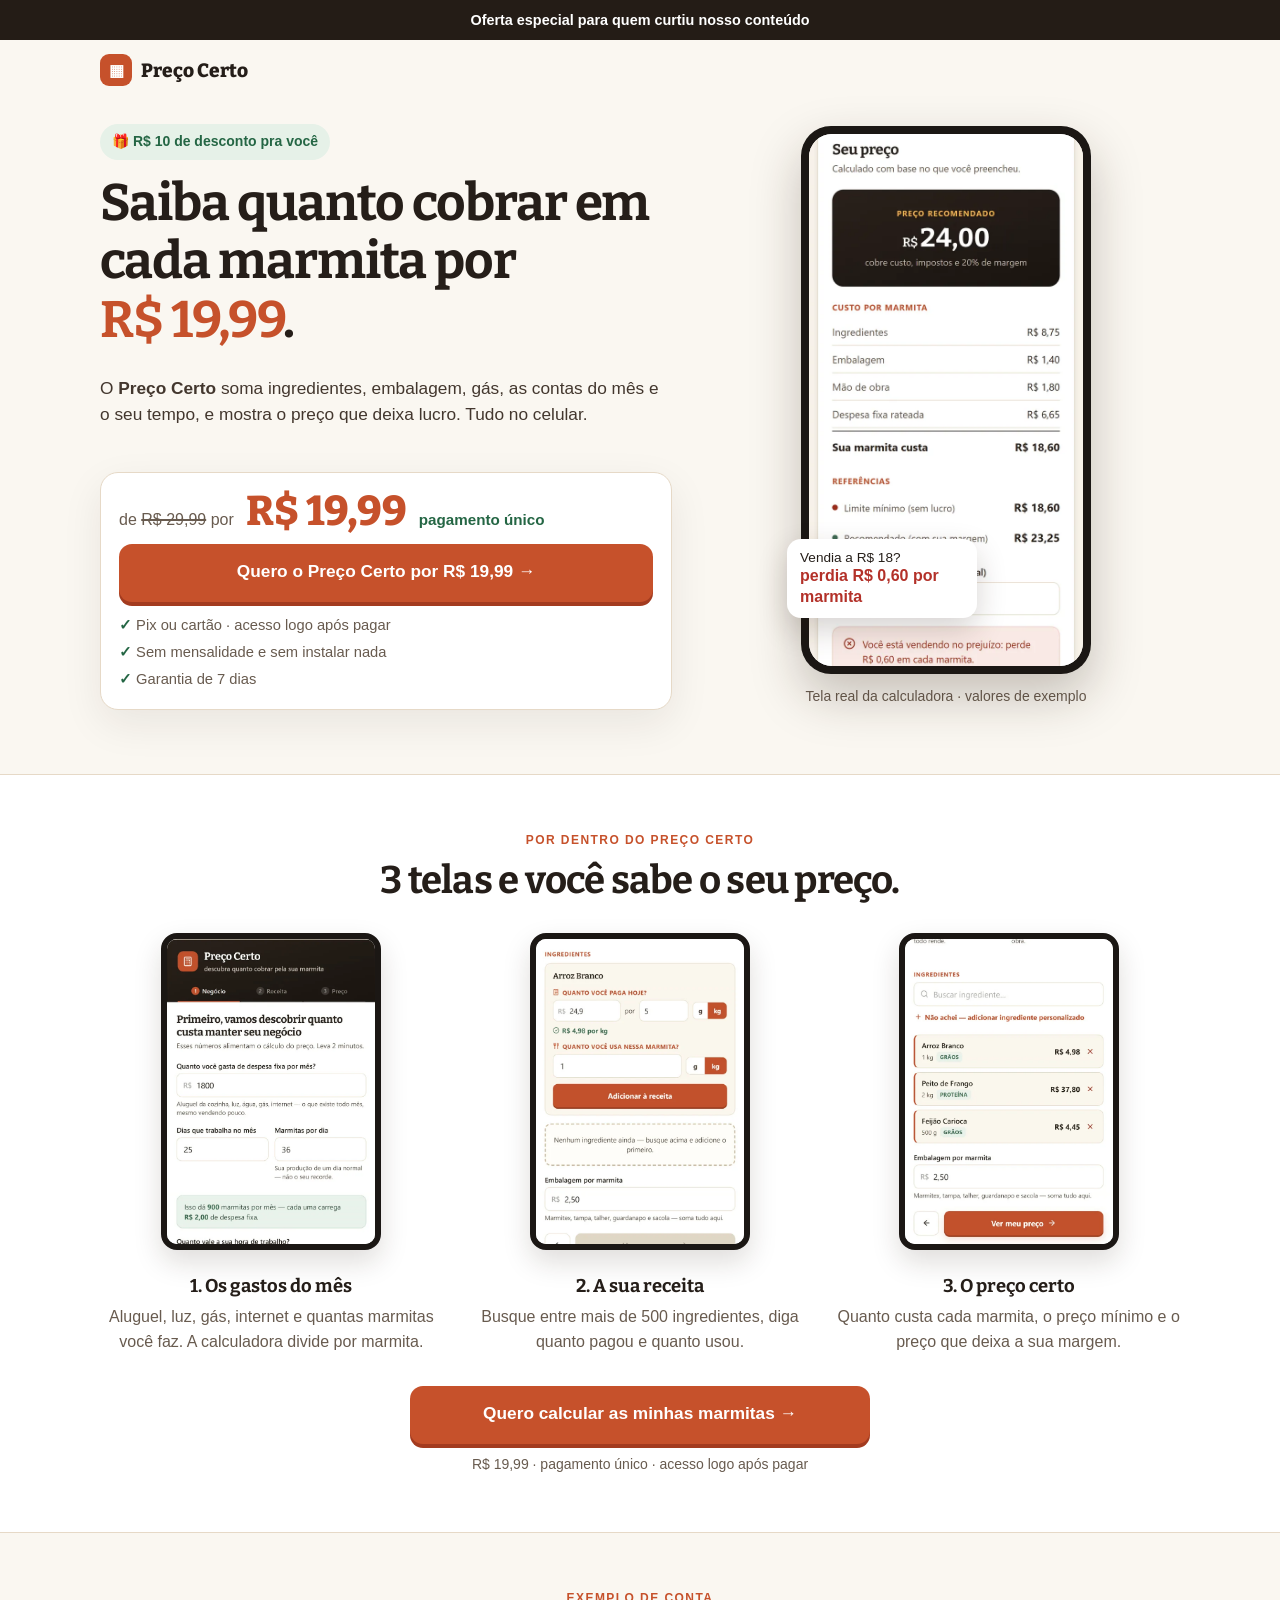
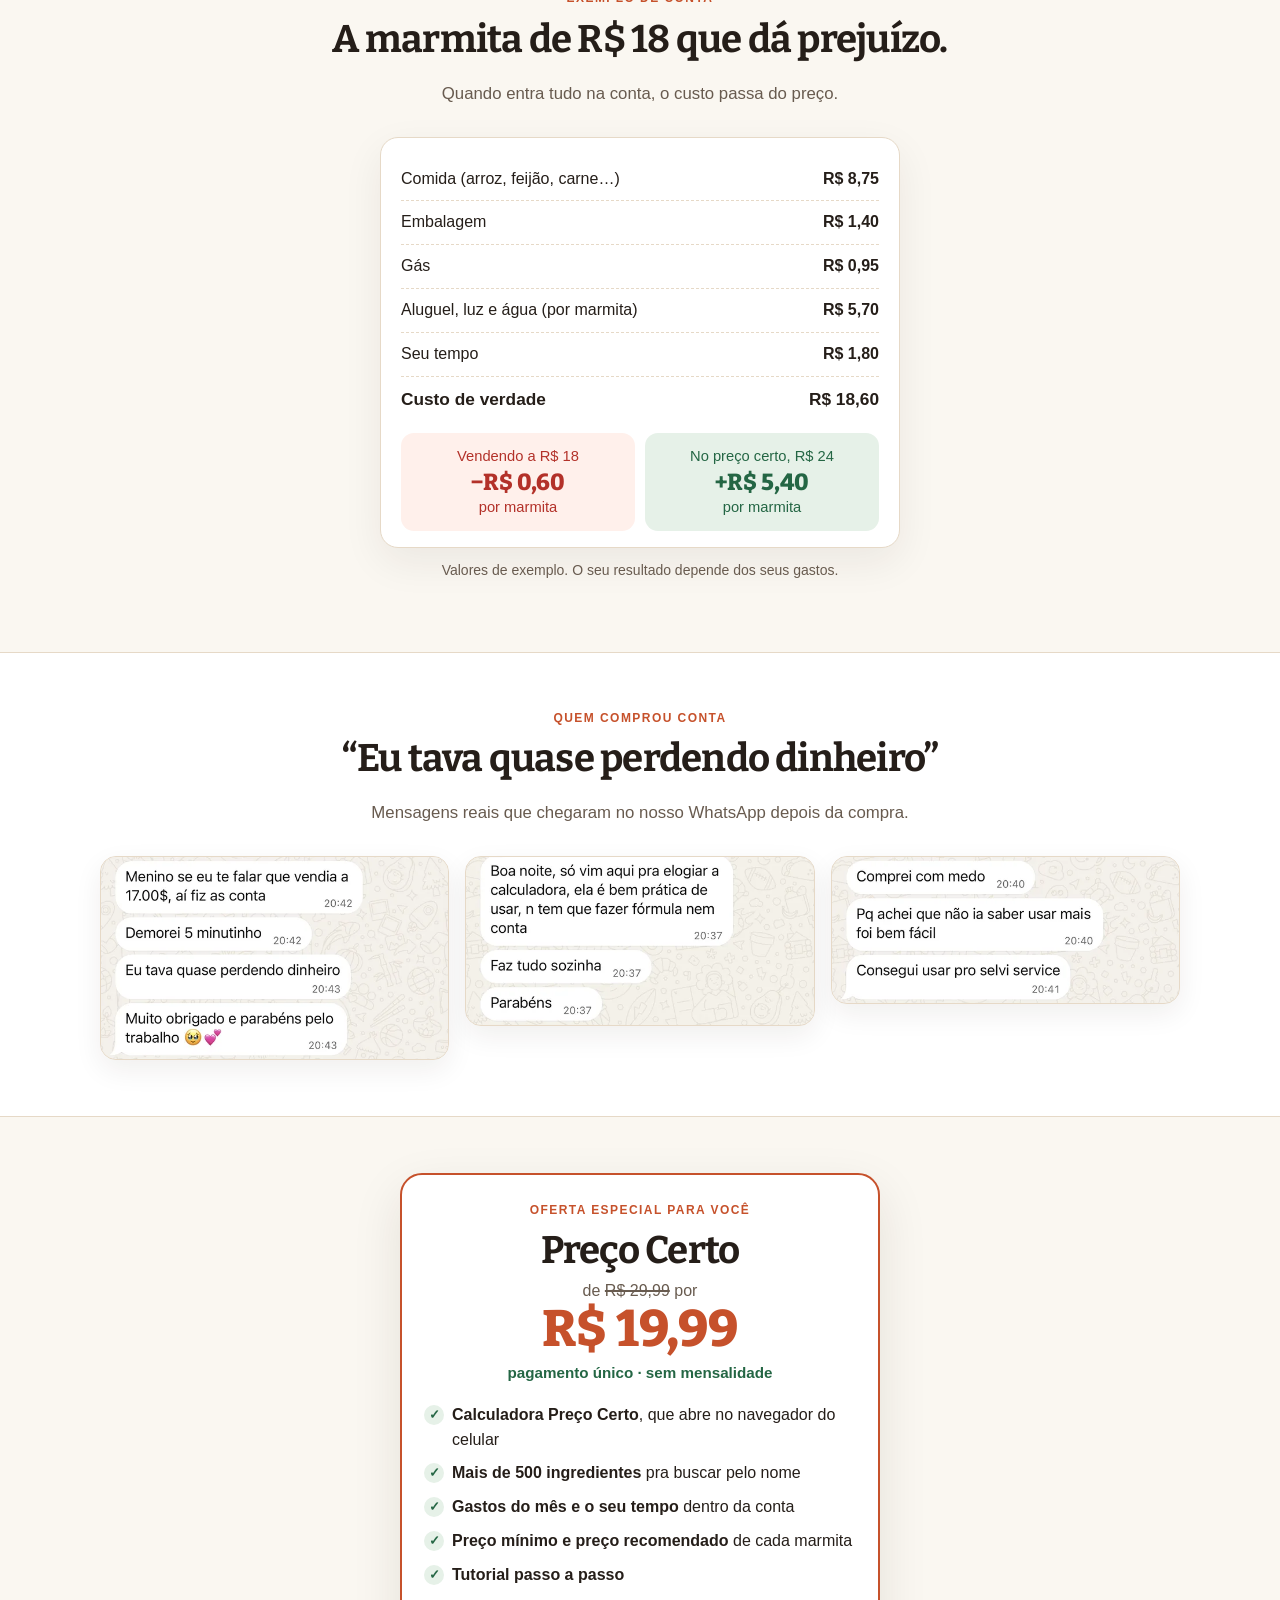
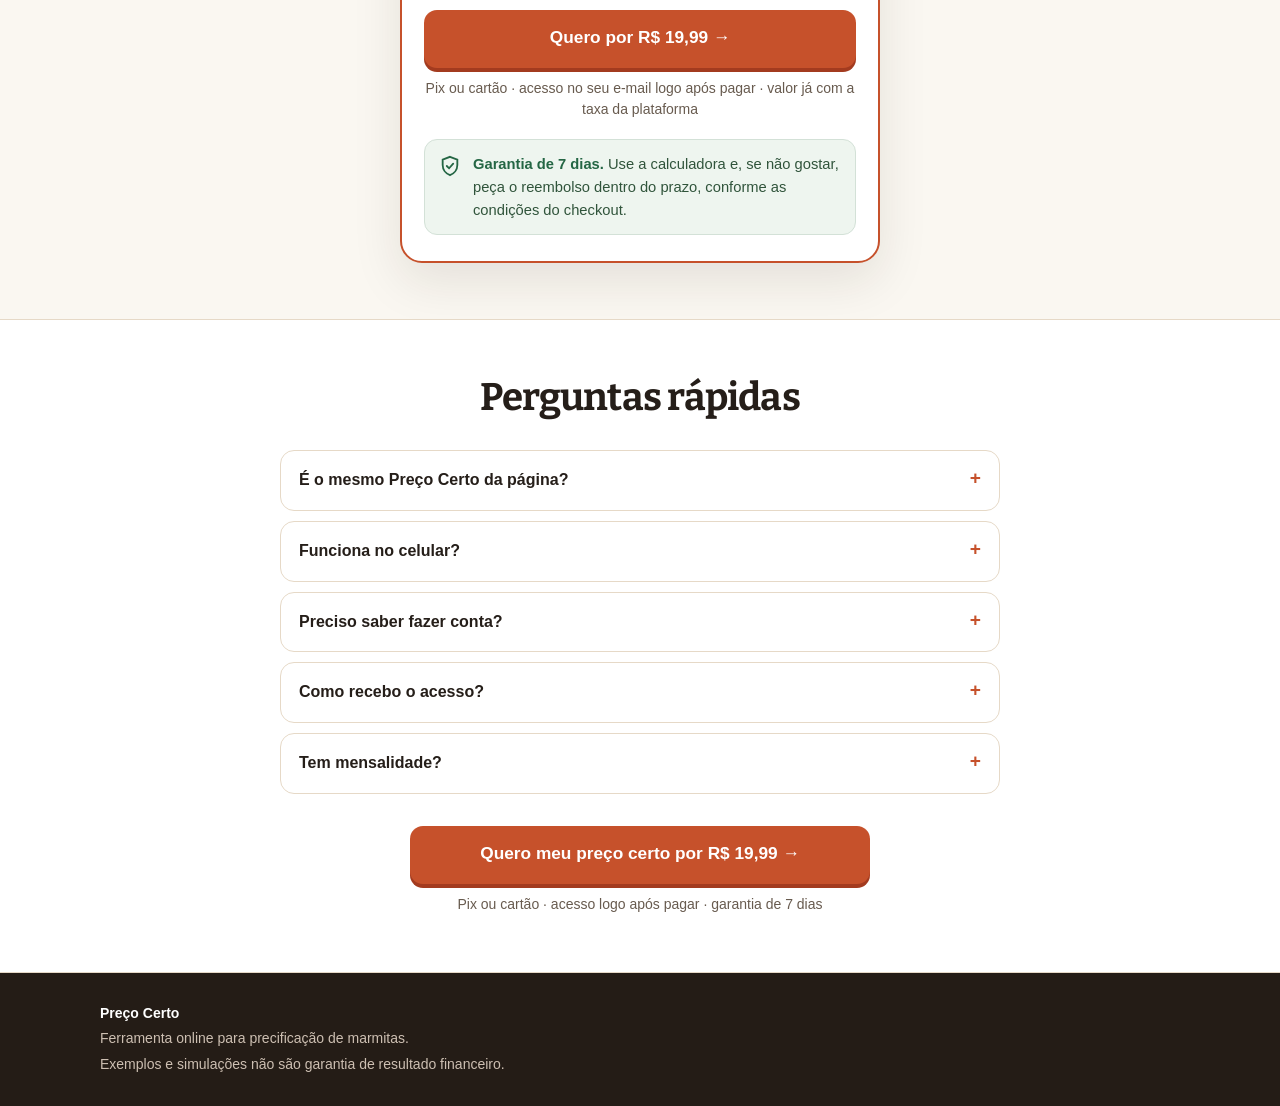
<file: oferta/index.html>
<!DOCTYPE html>
<html lang="pt-BR">
<head>
  <meta charset="utf-8">
  <meta name="viewport" content="width=device-width,initial-scale=1,viewport-fit=cover">
  <meta name="theme-color" content="#c6512b">
  <!-- Oferta de R$ 19,99 para quem curtiu os Reels (link enviado na DM). Fora do Google: a página principal segue em R$ 29,99. -->
  <meta name="robots" content="noindex, nofollow">
  <link rel="icon" href="data:image/svg+xml,%3Csvg xmlns='http://www.w3.org/2000/svg' viewBox='0 0 32 32'%3E%3Crect width='32' height='32' rx='8' fill='%23c6512b'/%3E%3Cpath d='M9 12h14M9 20h14' stroke='%23fff' stroke-width='3' stroke-linecap='round'/%3E%3C/svg%3E">
  <title>Preço Certo · Oferta especial por R$ 19,99</title>
  <meta name="description" content="Oferta para quem curtiu nosso conteúdo: o Preço Certo, a calculadora que mostra quanto cobrar em cada marmita, por R$ 19,99 com pagamento único.">
  <!-- prévia do link na DM do Instagram/WhatsApp -->
  <meta property="og:type" content="website">
  <meta property="og:title" content="Oferta especial: Preço Certo por R$ 19,99">
  <meta property="og:description" content="A calculadora que mostra quanto cobrar em cada marmita. Pagamento único.">
  <meta property="og:image" content="https://kustos.com.br/oferta/assets/og-oferta.jpg">
  <meta property="og:image:width" content="1200">
  <meta property="og:image:height" content="630">
  <link rel="preload" as="image" href="assets/calculadora-resultado.689ac0ede9aa.webp" fetchpriority="high">
  <link rel="preload" as="font" href="assets/bitter-latin.0efe0fbe6068.woff2" type="font/woff2" crossorigin>
  <style>
    @font-face{font-family:"Bitter";src:url(assets/bitter-latin.0efe0fbe6068.woff2) format("woff2");font-weight:400 900;font-display:swap}
    :root{--ink:#251e19;--brand:#c6512b;--brandDark:#a33b1f;--cream:#faf7f1;--cream2:#f3eadc;--line:#e6d9c7;--muted:#685b4f;--green:#246644;--greenbg:#e6f1e8;--red:#b33129;--redbg:#fff0eb;--deep:#241c16;--font:-apple-system,BlinkMacSystemFont,"Segoe UI",Roboto,Arial,sans-serif;--serif:"Bitter",Georgia,serif}
    *{box-sizing:border-box}
    html{-webkit-text-size-adjust:100%}
    body{margin:0;background:var(--cream);color:var(--ink);font:16px/1.55 var(--font);-webkit-font-smoothing:antialiased}
    img{max-width:100%;display:block}
    h1,h2,h3{font-family:var(--serif);line-height:1.14;letter-spacing:-.02em;margin:0 0 .5em}
    h1{font-size:clamp(1.9rem,6.4vw,3.2rem)}
    h2{font-size:clamp(1.55rem,4.6vw,2.4rem)}
    p{margin:0 0 1em}
    a{color:inherit}
    .wrap{width:min(1080px,calc(100% - 32px));margin:auto}
    .narrow{max-width:720px;margin-inline:auto}
    .center{text-align:center}
    .muted{color:var(--muted)}
    .eyebrow{font-size:.75rem;letter-spacing:.12em;text-transform:uppercase;font-weight:850;color:var(--brand);margin-bottom:10px}
    .fineprint{font-size:.875rem;color:var(--muted)}
    .topo{background:var(--deep);color:#fff;text-align:center;font-size:.9rem;font-weight:700;padding:9px 16px}
    .topo b{color:#f7c05d}
    header{padding:14px 0}
    .marca{display:inline-flex;align-items:center;gap:9px;font:800 1.2rem var(--serif);text-decoration:none}
    .marca i{width:32px;height:32px;border-radius:9px;background:var(--brand);display:grid;place-items:center;color:#fff;font-style:normal;font-size:1rem}
    .btn{display:block;width:100%;padding:17px 20px;min-height:58px;border-radius:13px;background:var(--brand);color:#fff;font-weight:850;font-size:1.08rem;line-height:1.25;text-align:center;text-decoration:none;box-shadow:0 4px 0 var(--brandDark);transition:transform .12s,background .12s}
    .btn:hover{background:#b74724}
    .btn:active{transform:translateY(3px);box-shadow:0 1px 0 var(--brandDark)}
    .btn:focus-visible{outline:3px solid #f7c05d;outline-offset:3px}
    /* topo da página: no celular, oferta + botão antes da imagem */
    .hero{padding:8px 0 44px}
    .hero-grid{display:grid;gap:22px}
    .preco-box{order:2}.hero-visual{order:3}
    .tag{display:inline-block;background:var(--greenbg);color:var(--green);font-weight:800;font-size:.875rem;padding:7px 12px;border-radius:999px;margin-bottom:14px}
    .hero h1 span{color:var(--brand);white-space:nowrap}
    .nw{white-space:nowrap}
    .hero-copy{font-size:1.08rem;color:#43372e}
    .preco-box{background:#fff;border:1px solid var(--line);border-radius:18px;padding:18px;box-shadow:0 14px 40px rgba(36,28,22,.08)}
    .preco-linha{display:flex;align-items:baseline;flex-wrap:wrap;gap:4px 12px;margin-bottom:12px}
    .de{color:var(--muted);font-size:1rem}
    .de s{text-decoration-thickness:2px}
    .por{font:800 2.6rem/1 var(--serif);color:var(--brand)}
    .unico{font-weight:800;color:var(--green);font-size:.95rem}
    .seguro{list-style:none;padding:0;margin:12px 0 0;display:grid;gap:4px;font-size:.92rem;color:var(--muted)}
    .seguro li:before{content:"✓ ";color:var(--green);font-weight:900}
    .celular{width:min(290px,78vw);margin:auto;aspect-ratio:9/17;border-radius:30px;background:#1b1714;padding:8px;box-shadow:0 22px 50px #2a1a1040;position:relative}
    .celular img{width:100%;height:100%;object-fit:cover;object-position:top;border-radius:23px;background:#fff}
    .selo-celular{position:absolute;left:-14px;bottom:56px;background:#fff;border-radius:14px;padding:10px 13px;box-shadow:0 12px 30px #2a1a1030;font-size:.85rem;line-height:1.3;max-width:190px}
    .selo-celular b{display:block;color:var(--red);font-size:1rem}
    .legenda{font-size:.875rem;color:var(--muted);text-align:center;margin:12px 0 0}
    .section{padding:56px 0}
    .papel{background:#fff;border-block:1px solid var(--line)}
    .heading{max-width:740px;margin:0 auto 30px;text-align:center}
    .heading p{color:var(--muted);font-size:1.05rem}
    /* imagens do produto: as 3 telas reais */
    .telas{list-style:none;padding:0;margin:0;display:grid;gap:26px}
    .telas li{display:grid;grid-template-columns:118px 1fr;gap:16px;align-items:center}
    .telas img{width:118px;height:auto;aspect-ratio:600/865;object-fit:cover;object-position:top;border-radius:16px;border:6px solid #1b1714;box-shadow:0 12px 28px #2a1a1026}
    .telas b{display:block;font-family:var(--serif);font-size:1.15rem;margin-bottom:4px}
    .telas p{margin:0;color:var(--muted)}
    .cta-bloco{max-width:460px;margin:32px auto 0;text-align:center}
    .cta-bloco .fineprint{margin:10px 0 0}
    /* exemplo de conta */
    .conta{max-width:520px;margin:auto;background:#fff;border:1px solid var(--line);border-radius:18px;padding:20px 20px 16px;box-shadow:0 14px 40px rgba(36,28,22,.07)}
    .conta .l{display:flex;justify-content:space-between;gap:14px;padding:9px 0;border-bottom:1px dashed var(--line)}
    .conta .total{font-weight:850;border-bottom:0;font-size:1.08rem}
    .resultado{display:grid;grid-template-columns:1fr 1fr;gap:10px;margin-top:12px}
    .resultado div{border-radius:13px;padding:12px;text-align:center;font-size:.92rem}
    .resultado .ruim{background:var(--redbg);color:var(--red)}
    .resultado .bom{background:var(--greenbg);color:var(--green)}
    .resultado b{display:block;font:800 1.45rem var(--serif)}
    /* depoimentos reais */
    .depos{display:grid;gap:16px;max-width:520px;margin:auto}
    .depos figure{margin:0;border-radius:16px;overflow:hidden;border:1px solid var(--line);box-shadow:0 10px 28px #241b1312;background:#f3eee6}
    .depos img{width:100%;height:auto}
    /* oferta */
    .oferta-card{max-width:480px;margin:auto;background:#fff;border:2px solid var(--brand);border-radius:22px;padding:26px 22px;text-align:center;box-shadow:0 18px 50px rgba(36,28,22,.1)}
    .oferta-card .por{font-size:3.2rem}
    .lista{list-style:none;padding:0;margin:18px 0 22px;text-align:left;display:grid;gap:9px}
    .lista li{padding-left:28px;position:relative}
    .lista li:before{content:"✓";position:absolute;left:0;top:0;width:20px;height:20px;border-radius:50%;background:var(--greenbg);color:var(--green);font-weight:900;font-size:.8rem;display:grid;place-items:center;margin-top:2px}
    .garantia{display:flex;gap:12px;align-items:flex-start;text-align:left;background:#eef5ef;border:1px solid #d3e1d7;color:#30543b;border-radius:13px;padding:13px 14px;font-size:.92rem;margin-top:18px}
    .garantia b{color:var(--green)}
    .garantia svg{flex:none;margin-top:2px}
    .faq{max-width:720px;margin:auto}
    .faq details{background:#fff;border:1px solid var(--line);border-radius:14px;padding:4px 18px;margin-bottom:10px}
    .faq summary{cursor:pointer;font-weight:800;padding:13px 0;list-style:none}
    .faq summary::-webkit-details-marker{display:none}
    .faq summary:after{content:"+";float:right;color:var(--brand);font-size:1.2rem;line-height:1}
    .faq details[open] summary:after{content:"–"}
    .faq p{color:var(--muted)}
    footer{background:var(--deep);color:#cdbfb2;font-size:.875rem;padding:30px 0 110px}
    footer p{margin:4px 0 0}
    /* barra fixa no celular, depois que o botão do topo some */
    .barra{position:fixed;left:0;right:0;bottom:0;z-index:20;background:rgba(255,255,255,.97);border-top:1px solid var(--line);padding:10px 16px calc(10px + env(safe-area-inset-bottom));box-shadow:0 -10px 30px #241c1614;transform:translateY(120%);transition:transform .25s}
    .barra.on{transform:none}
    .barra .btn{min-height:52px;font-size:1rem}
    .barra small{display:block;text-align:center;color:var(--muted);font-size:.78rem;margin-top:5px}
    @media (min-width:860px){
      .hero{padding:24px 0 64px}
      .hero-grid{grid-template-columns:1.1fr .9fr;align-items:center;gap:26px 40px}
      .hero-grid>div:first-child{grid-column:1;grid-row:1;align-self:end}
      .preco-box{grid-column:1;grid-row:2;align-self:start}
      .hero-visual{grid-row:1 / span 2;grid-column:2}
      .telas{grid-template-columns:repeat(3,1fr)}
      .telas li{grid-template-columns:1fr;text-align:center}
      .telas img{width:min(220px,100%);margin:0 auto 6px}
      .depos{grid-template-columns:repeat(3,1fr);max-width:none;align-items:start}
      .barra{display:none}
      footer{padding-bottom:30px}
    }
    @media (prefers-reduced-motion:reduce){*{transition:none!important}}
  </style>
  <!-- Meta Pixel (mesmo da página principal). O script da Meta carrega depois que a página aparece; até lá, a fila guarda os eventos. -->
  <script>
    !function(f,b,e,v,n,t,s)
    {if(f.fbq)return;n=f.fbq=function(){n.callMethod?
    n.callMethod.apply(n,arguments):n.queue.push(arguments)};
    if(!f._fbq)f._fbq=n;n.push=n;n.loaded=!0;n.version='2.0';
    n.queue=[];
    var go=function(){if(t)return;t=b.createElement(e);t.async=!0;
    t.src=v;s=b.getElementsByTagName(e)[0];
    s.parentNode.insertBefore(t,s)};
    if(b.readyState==='complete')setTimeout(go,1200);else f.addEventListener('load',function(){setTimeout(go,1200)});
    ['touchstart','click','keydown'].forEach(function(k){f.addEventListener(k,go,{once:true,passive:true})});
    setTimeout(go,4000)}(window, document,'script',
    'https://connect.facebook.net/en_US/fbevents.js');
    fbq('init', '1121235693689365');
    fbq('track', 'PageView');
    fbq('track', 'ViewContent', {content_name: 'Preço Certo - oferta 19,99', content_category: 'oferta_dm', value: 19.99, currency: 'BRL'});
  </script>
  <script src="https://cdn.utmify.com.br/scripts/utms/latest.js" async data-utmify-prevent-xcod-sck data-utmify-prevent-subids></script>
</head>
<body>
  <div class="topo">Oferta especial para quem curtiu nosso conteúdo</div>
  <header><div class="wrap"><a class="marca" href="#oferta" aria-label="Preço Certo"><i aria-hidden="true">▦</i>Preço Certo</a></div></header>
  <main>
    <section class="hero" id="topo">
      <div class="wrap hero-grid">
        <div>
          <span class="tag">🎁 R$ 10 de desconto pra você</span>
          <h1>Saiba quanto cobrar em cada marmita por <span>R$ 19,99</span>.</h1>
          <p class="hero-copy">O <strong>Preço Certo</strong> soma ingredientes, embalagem, gás, as contas do mês e o seu tempo, e mostra o preço que deixa lucro. Tudo no celular.</p>
        </div>
        <div class="hero-visual">
          <div class="celular">
            <img src="assets/calculadora-resultado.689ac0ede9aa.webp" width="600" height="1177" fetchpriority="high" decoding="async" alt="Tela real da calculadora: a marmita custa R$ 18,60 e o preço recomendado é R$ 24,00">
            <div class="selo-celular" aria-hidden="true">Vendia a R$ 18?<b>perdia R$ 0,60 por marmita</b></div>
          </div>
          <p class="legenda">Tela real da calculadora · valores de exemplo</p>
        </div>
        <div class="preco-box" id="oferta-topo">
          <div class="preco-linha"><span class="de">de <s>R$ 29,99</s> por</span><span class="por">R$ 19,99</span><span class="unico">pagamento único</span></div>
          <a class="btn" href="https://pay.cakto.com.br/3ckby5v" data-checkout="hero">Quero o Preço Certo por <span class="nw">R$ 19,99 →</span></a>
          <ul class="seguro">
            <li>Pix ou cartão · acesso logo após pagar</li>
            <li>Sem mensalidade e sem instalar nada</li>
            <li>Garantia de 7 dias</li>
          </ul>
        </div>
      </div>
    </section>

    <section class="section papel" id="por-dentro">
      <div class="wrap">
        <div class="heading"><div class="eyebrow">Por dentro do Preço Certo</div><h2>3 telas e você sabe o seu preço.</h2></div>
        <ol class="telas">
          <li><img src="assets/demo-1-despesas.b051ce2e0d6a.webp" width="600" height="865" loading="lazy" decoding="async" alt="Tela real: gastos do mês, dias de trabalho e marmitas por dia"><div><b>1. Os gastos do mês</b><p>Aluguel, luz, gás, internet e quantas marmitas você faz. A calculadora divide por marmita.</p></div></li>
          <li><img src="assets/demo-3-quantidade.86855942c0c7.webp" width="600" height="865" loading="lazy" decoding="async" alt="Tela real: quanto pagou e quanto usou de cada ingrediente"><div><b>2. A sua receita</b><p>Busque entre mais de 500 ingredientes, diga quanto pagou e quanto usou.</p></div></li>
          <li><img src="assets/demo-4-calculo.639638a35764.webp" width="600" height="865" loading="lazy" decoding="async" alt="Tela real: lista de ingredientes da receita com a embalagem, antes de ver o preço"><div><b>3. O preço certo</b><p>Quanto custa cada marmita, o preço mínimo e o preço que deixa a sua margem.</p></div></li>
        </ol>
        <div class="cta-bloco"><a class="btn" href="https://pay.cakto.com.br/3ckby5v" data-checkout="telas">Quero calcular as minhas marmitas →</a><p class="fineprint">R$ 19,99 · pagamento único · acesso logo após pagar</p></div>
      </div>
    </section>

    <section class="section" id="exemplo">
      <div class="wrap">
        <div class="heading"><div class="eyebrow">Exemplo de conta</div><h2>A marmita de R$ 18 que dá prejuízo.</h2><p>Quando entra tudo na conta, o custo passa do preço.</p></div>
        <div class="conta">
          <div class="l"><span>Comida (arroz, feijão, carne…)</span><b>R$ 8,75</b></div>
          <div class="l"><span>Embalagem</span><b>R$ 1,40</b></div>
          <div class="l"><span>Gás</span><b>R$ 0,95</b></div>
          <div class="l"><span>Aluguel, luz e água (por marmita)</span><b>R$ 5,70</b></div>
          <div class="l"><span>Seu tempo</span><b>R$ 1,80</b></div>
          <div class="l total"><span>Custo de verdade</span><b>R$ 18,60</b></div>
          <div class="resultado">
            <div class="ruim">Vendendo a R$ 18<b>−R$ 0,60</b>por marmita</div>
            <div class="bom">No preço certo, R$ 24<b>+R$ 5,40</b>por marmita</div>
          </div>
        </div>
        <p class="fineprint center" style="margin-top:12px">Valores de exemplo. O seu resultado depende dos seus gastos.</p>
      </div>
    </section>

    <!-- Depoimentos reais: prints de WhatsApp enviados por compradores (sem nome nem número). -->
    <section class="section papel" id="depoimentos">
      <div class="wrap">
        <div class="heading"><div class="eyebrow">Quem comprou conta</div><h2>“Eu tava quase perdendo dinheiro”</h2><p>Mensagens reais que chegaram no nosso WhatsApp depois da compra.</p></div>
        <div class="depos">
          <figure><img src="assets/depoimento-3.22cd3ffe77a3.webp" width="600" height="348" loading="lazy" decoding="async" alt="Mensagem no WhatsApp: Menino se eu te falar que vendia a 17.00$, aí fiz as conta. Demorei 5 minutinho. Eu tava quase perdendo dinheiro. Muito obrigado e parabéns pelo trabalho."></figure>
          <figure><img src="assets/depoimento-1.ff683cf8d78d.webp" width="600" height="290" loading="lazy" decoding="async" alt="Mensagem no WhatsApp: Boa noite, só vim aqui pra elogiar a calculadora, ela é bem prática de usar, n tem que fazer fórmula nem conta. Faz tudo sozinha. Parabéns."></figure>
          <figure><img src="assets/depoimento-2.f84a3c30df0d.webp" width="600" height="251" loading="lazy" decoding="async" alt="Mensagem no WhatsApp: Comprei com medo. Pq achei que não ia saber usar mais foi bem fácil. Consegui usar pro selvi service."></figure>
        </div>
      </div>
    </section>

    <section class="section" id="oferta">
      <div class="wrap">
        <div class="oferta-card">
          <div class="eyebrow">Oferta especial para você</div>
          <h2 style="margin-bottom:6px">Preço Certo</h2>
          <div class="preco-linha" style="justify-content:center;margin-bottom:0"><span class="de">de <s>R$ 29,99</s> por</span></div>
          <div class="por">R$ 19,99</div>
          <p class="unico" style="margin:6px 0 0">pagamento único · sem mensalidade</p>
          <ul class="lista">
            <li><b>Calculadora Preço Certo</b>, que abre no navegador do celular</li>
            <li><b>Mais de 500 ingredientes</b> pra buscar pelo nome</li>
            <li><b>Gastos do mês e o seu tempo</b> dentro da conta</li>
            <li><b>Preço mínimo e preço recomendado</b> de cada marmita</li>
            <li><b>Tutorial passo a passo</b></li>
          </ul>
          <a class="btn" href="https://pay.cakto.com.br/3ckby5v" data-checkout="oferta">Quero por R$ 19,99 →</a>
          <p class="fineprint" style="margin:10px 0 0">Pix ou cartão · acesso no seu e-mail logo após pagar · valor já com a taxa da plataforma</p>
          <div class="garantia"><svg width="22" height="22" viewBox="0 0 24 24" fill="none" aria-hidden="true"><path d="M12 2l8 3v6c0 5-3.4 9.4-8 11-4.6-1.6-8-6-8-11V5l8-3z" stroke="#246644" stroke-width="2"/><path d="M8.5 12l2.5 2.5 4.5-5" stroke="#246644" stroke-width="2" stroke-linecap="round"/></svg><span><b>Garantia de 7 dias.</b> Use a calculadora e, se não gostar, peça o reembolso dentro do prazo, conforme as condições do checkout.</span></div>
        </div>
      </div>
    </section>

    <section class="section papel" id="perguntas">
      <div class="wrap">
        <div class="heading"><h2>Perguntas rápidas</h2></div>
        <div class="faq">
          <details><summary>É o mesmo Preço Certo da página?</summary><p>Sim. É a mesma calculadora, com o mesmo acesso. Só o preço é especial: R$ 19,99 em vez de R$ 29,99.</p></details>
          <details><summary>Funciona no celular?</summary><p>Sim. Abre no navegador do celular, sem instalar nada, e dá pra salvar como atalho na tela inicial.</p></details>
          <details><summary>Preciso saber fazer conta?</summary><p>Não. Você coloca quanto pagou e quanto usou de cada coisa. A calculadora faz a conta e mostra o preço.</p></details>
          <details><summary>Como recebo o acesso?</summary><p>Assim que o pagamento é aprovado, o acesso chega no e-mail que você colocou na compra. Confira também a caixa de spam.</p></details>
          <details><summary>Tem mensalidade?</summary><p>Não. É um pagamento só, de R$ 19,99, já com a taxa da plataforma. Confira o total no checkout antes de pagar.</p></details>
        </div>
        <div class="cta-bloco"><a class="btn" href="https://pay.cakto.com.br/3ckby5v" data-checkout="final">Quero meu preço certo por <span class="nw">R$ 19,99 →</span></a><p class="fineprint">Pix ou cartão · acesso logo após pagar · garantia de 7 dias</p></div>
      </div>
    </section>
  </main>
  <footer><div class="wrap"><strong style="color:#fff">Preço Certo</strong><p>Ferramenta online para precificação de marmitas.</p><p>Exemplos e simulações não são garantia de resultado financeiro.</p></div></footer>
  <div class="barra" id="barra" aria-hidden="true"><a class="btn" href="https://pay.cakto.com.br/3ckby5v" data-checkout="barra" tabindex="-1">Quero por R$ 19,99 →</a><small>Pagamento único · Pix ou cartão</small></div>
  <script>
  (function(){
   "use strict";
   var CHECKOUT="https://pay.cakto.com.br/3ckby5v";
   // repassa as UTMs do link da DM para o checkout (a UTMify e a Cakto leem de lá)
   function comParams(base){try{var u=new URL(base),q=new URLSearchParams(location.search);q.forEach(function(v,k){if(!u.searchParams.has(k))u.searchParams.set(k,v);});return u.href;}catch(_){return base;}}
   function track(nome,dados){try{if(typeof window.fbq==="function")window.fbq("trackCustom",nome,Object.assign({funnel:"oferta_dm",oferta:"19,99"},dados||{}));}catch(_){}}
   document.querySelectorAll("[data-checkout]").forEach(function(a){
    a.href=comParams(CHECKOUT);
    a.addEventListener("click",function(){track("oferta_checkout_clicked",{position:a.dataset.checkout||"?"});});
   });
   // barra fixa no celular: aparece quando o botão do topo sai da tela e some na caixa da oferta
   var barra=document.getElementById("barra"),topo=document.getElementById("oferta-topo"),oferta=document.getElementById("oferta");
   if(barra&&topo&&"IntersectionObserver" in window){
    var topoVisivel=true,ofertaVisivel=false;
    var atualiza=function(){var on=!topoVisivel&&!ofertaVisivel;barra.classList.toggle("on",on);barra.setAttribute("aria-hidden",on?"false":"true");barra.querySelector("a").tabIndex=on?0:-1;};
    new IntersectionObserver(function(e){topoVisivel=e[0].isIntersecting;atualiza();},{threshold:0}).observe(topo);
    new IntersectionObserver(function(e){ofertaVisivel=e[0].isIntersecting;atualiza();},{threshold:0}).observe(oferta);
   }
   // quanto da página a pessoa leu (uma vez cada marco)
   var marcos=[50,90],enviados={};
   window.addEventListener("scroll",function(){
    var de=document.documentElement,p=(window.scrollY+window.innerHeight)/de.scrollHeight*100;
    marcos.forEach(function(m){if(p>=m&&!enviados[m]){enviados[m]=1;track("oferta_scroll",{percent:m});}});
   },{passive:true});
  })();
  </script>
  <noscript><img decoding="async" height="1" width="1" style="display:none" src="https://www.facebook.com/tr?id=1121235693689365&ev=PageView&noscript=1"></noscript>
</body>
</html>
</file>
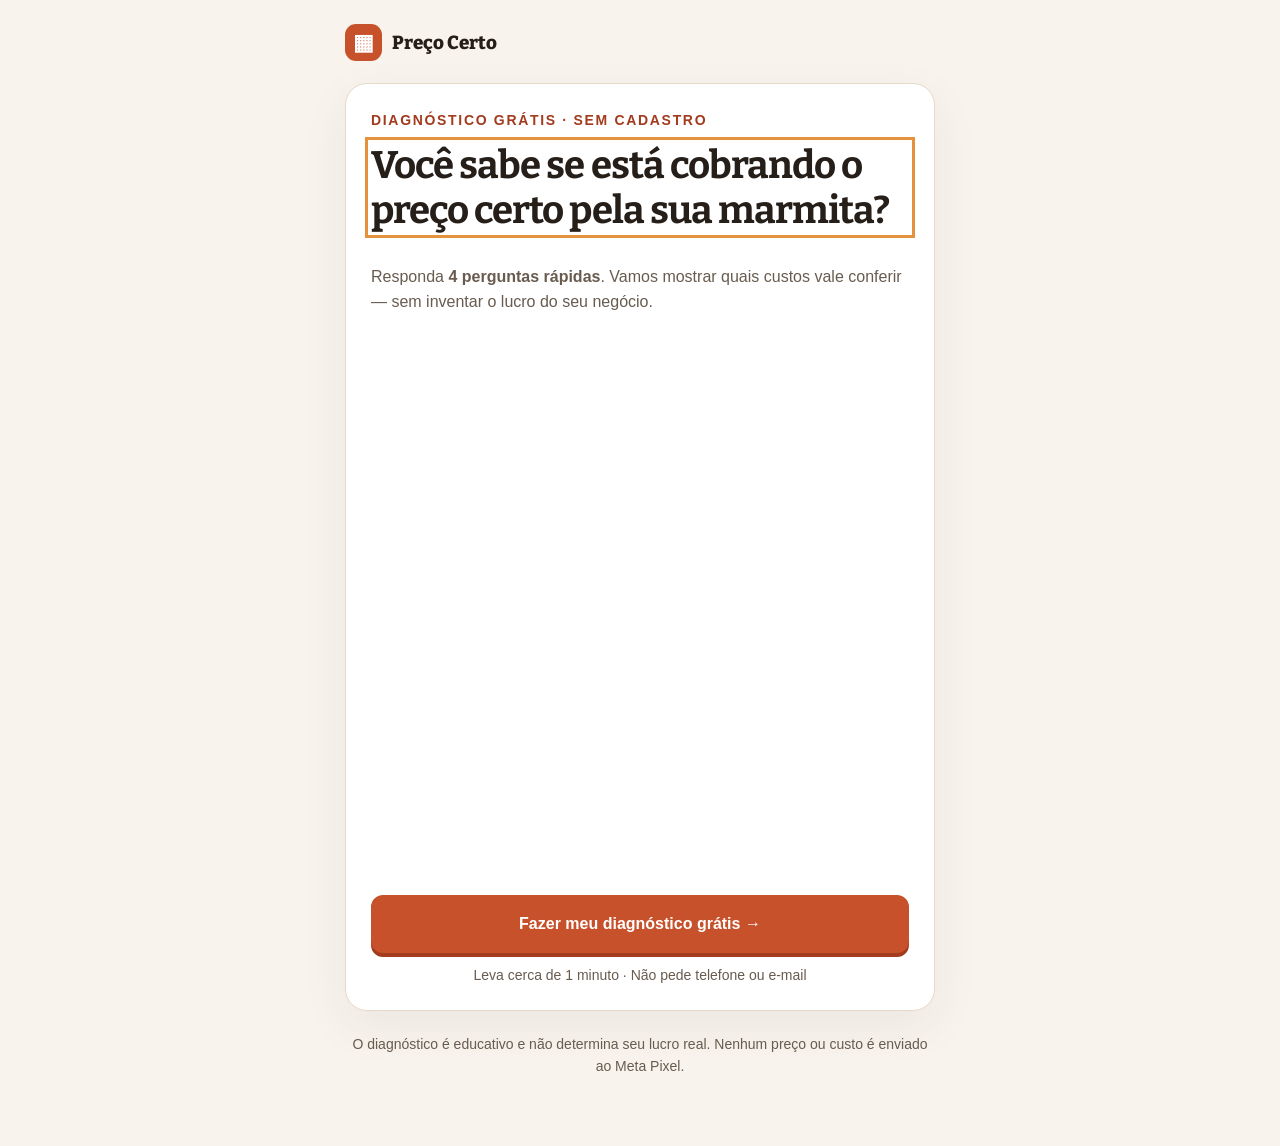
<file: quiz/index.html>
<!DOCTYPE html>
<html lang="pt-BR">
<head>
<meta charset="utf-8">
<meta name="viewport" content="width=device-width,initial-scale=1,viewport-fit=cover">
<meta name="theme-color" content="#c6512b">
<link rel="icon" href="data:image/svg+xml,%3Csvg xmlns='http://www.w3.org/2000/svg' viewBox='0 0 32 32'%3E%3Crect width='32' height='32' rx='8' fill='%23c6512b'/%3E%3Cpath d='M9 12h14M9 20h14' stroke='%23fff' stroke-width='3' stroke-linecap='round'/%3E%3C/svg%3E">
<meta name="description" content="Em quatro etapas, confira quais custos da sua marmita você já considera e o que vale calcular antes de decidir o preço. Gratuito e sem cadastro.">
<title>Diagnóstico gratuito da marmita | Preço Certo</title>
<link rel="preload" as="font" href="../assets/bitter-latin.0efe0fbe6068.woff2" type="font/woff2" crossorigin>
<link rel="stylesheet" href="../assets/styles.5d16938fff0f.css">
<!-- Meta Pixel Code -->
  <script>
    !function(f,b,e,v,n,t,s)
    {if(f.fbq)return;n=f.fbq=function(){n.callMethod?
    n.callMethod.apply(n,arguments):n.queue.push(arguments)};
    if(!f._fbq)f._fbq=n;n.push=n;n.loaded=!0;n.version='2.0';
    n.queue=[];
    // O script da Meta carrega depois que a página aparece (LCP mais rápido). Até lá, a fila guarda os eventos.
    var go=function(){if(t)return;t=b.createElement(e);t.async=!0;
    t.src=v;s=b.getElementsByTagName(e)[0];
    s.parentNode.insertBefore(t,s)};
    if(b.readyState==='complete')setTimeout(go,1200);else f.addEventListener('load',function(){setTimeout(go,1200)});
    ['touchstart','click','keydown'].forEach(function(k){f.addEventListener(k,go,{once:true,passive:true})});
    setTimeout(go,4000)}(window, document,'script',
    'https://connect.facebook.net/en_US/fbevents.js');
    fbq('init', '1121235693689365');
    fbq('track', 'PageView');
  </script>
  <!-- End Meta Pixel Code -->
<!-- Same UTMify configuration as the supplied page, without obfuscation. -->
<script src="https://cdn.utmify.com.br/scripts/utms/latest.js" async data-utmify-prevent-xcod-sck data-utmify-prevent-subids></script>
</head>
<body class="quiz-body">
<main class="quiz-shell">
  <div class="quiz-top">
    <a class="brand" href="../index.html" data-backlp><span class="brand-mark" aria-hidden="true">▦</span>Preço Certo</a>
  </div>
  <div class="quiz-card" id="quiz-card">
    <section id="quiz-intro" aria-labelledby="quiz-intro-title">
      <div class="eyebrow">Diagnóstico grátis · sem cadastro</div>
      <h1 id="quiz-intro-title">Você sabe se está cobrando o preço certo pela sua marmita?</h1>
      <p class="muted">Responda <strong>4 perguntas rápidas</strong>. Vamos mostrar quais custos vale conferir — sem inventar o lucro do seu negócio.</p>
      <picture><source type="image/avif" srcset="../assets/marmita-capa-480.2e9eaa17a4b4.avif 480w, ../assets/marmita-capa.3bf7366b5c34.avif 720w" sizes="(max-width: 600px) calc(100vw - 62px), 538px"><img decoding="async" class="quiz-intro-photo" src="../assets/marmita-capa.a9022a5fd9e4.webp" srcset="../assets/marmita-capa-480.6b537d18b5fb.webp 480w, ../assets/marmita-capa.a9022a5fd9e4.webp 720w" sizes="(max-width: 600px) calc(100vw - 62px), 538px" width="720" height="540" fetchpriority="high" alt="Marmita com arroz, ovo, carne, macarrão e batatas"></picture>
      <noscript><p class="note">Ative o JavaScript para responder ao diagnóstico ou <a href="../index.html">veja a calculadora na página principal</a>.</p></noscript>
      <button class="btn btn-block" type="button" id="quiz-start">Fazer meu diagnóstico grátis →</button>
      <p class="fineprint center" style="margin:12px 0 0">Leva cerca de 1 minuto · Não pede telefone ou e-mail</p>
    </section>

    <section class="quiz-step" id="quiz-step-1" hidden aria-labelledby="step1-title">
      <div class="quiz-stepcount"><span>Etapa 1 de 4</span><span>25%</span></div><div class="progress" aria-label="25% concluído"><span style="width:25%"></span></div>
      <div class="eyebrow">Seu negócio</div><h2 id="step1-title" tabindex="-1">Você já vende marmitas?</h2>
      <p class="muted">Assim conseguimos interpretar seus valores como vendas atuais ou projeção.</p>
      <div role="group" aria-label="Etapa de operação">
        <label class="choice"><input type="radio" name="stage" value="daily"> Sim, quase todos os dias</label>
        <label class="choice"><input type="radio" name="stage" value="sometimes"> Sim, alguns dias na semana</label>
        <label class="choice"><input type="radio" name="stage" value="starting"> Ainda estou começando</label>
      </div>
      <p class="error" id="error-1" role="alert" hidden>Selecione uma opção para continuar.</p>
      <div class="quiz-actions"><button type="button" class="backbtn" data-prev="0">Voltar</button><button type="button" class="btn" data-next="1">Continuar →</button></div>
    </section>

    <section class="quiz-step" id="quiz-step-2" hidden aria-labelledby="step2-title">
      <div class="quiz-stepcount"><span>Etapa 2 de 4</span><span>50%</span></div><div class="progress" aria-label="50% concluído"><span style="width:50%"></span></div>
      <div class="eyebrow">Seu preço de venda</div><h2 id="step2-title" tabindex="-1">Por quanto você vende cada marmita?</h2>
      <p class="muted" id="price-help">Use o preço médio de uma marmita. Se está começando, informe o valor que pretende cobrar.</p>
      <div class="chips" aria-label="Exemplos de preços">
        <button type="button" class="chip" data-price="15">R$ 15</button><button type="button" class="chip" data-price="18">R$ 18</button><button type="button" class="chip" data-price="20">R$ 20</button><button type="button" class="chip" data-price="25">R$ 25</button>
      </div>
      <div class="field"><label for="unit-price">Preço por marmita (R$)</label><input id="unit-price" inputmode="decimal" autocomplete="off" placeholder="Ex.: 18,00"><p class="field-help">Pode digitar um valor diferente das opções.</p></div>
      <p class="error" id="error-2" role="alert" hidden>Informe um preço válido entre R$ 1 e R$ 500.</p>
      <div class="quiz-actions"><button type="button" class="backbtn" data-prev="1">Voltar</button><button type="button" class="btn" data-next="2">Continuar →</button></div>
    </section>

    <section class="quiz-step" id="quiz-step-3" hidden aria-labelledby="step3-title">
      <div class="quiz-stepcount"><span>Etapa 3 de 4</span><span>75%</span></div><div class="progress" aria-label="75% concluído"><span style="width:75%"></span></div>
      <div class="eyebrow">Seus custos</div><h2 id="step3-title" tabindex="-1">O que você já coloca na conta?</h2>
      <p class="muted">Marque tudo que você considera quando define seu preço. Isso não significa que o valor está correto — vamos apenas ver o que você já acompanha.</p>
      <div role="group" aria-label="Custos considerados">
        <label class="choice"><input type="checkbox" name="cost" value="ingredients"> Ingredientes</label>
        <label class="choice"><input type="checkbox" name="cost" value="packaging"> Embalagem</label>
        <label class="choice"><input type="checkbox" name="cost" value="energy"> Gás e energia</label>
        <label class="choice"><input type="checkbox" name="cost" value="labor"> Seu tempo de trabalho</label>
        <label class="choice"><input type="checkbox" name="cost" value="fixed"> Despesas fixas do negócio</label>
        <label class="choice"><input type="checkbox" name="cost" value="delivery"> Entrega e taxas, quando existem</label>
        <label class="choice"><input type="checkbox" name="cost" value="unsure"> Não tenho certeza</label>
      </div>
      <p class="error" id="error-3" role="alert" hidden>Escolha pelo menos uma opção.</p>
      <div class="quiz-actions"><button type="button" class="backbtn" data-prev="2">Voltar</button><button type="button" class="btn" data-next="3">Continuar →</button></div>
    </section>

    <section class="quiz-step" id="quiz-step-4" hidden aria-labelledby="step4-title">
      <div class="quiz-stepcount"><span>Etapa 4 de 4</span><span>100%</span></div><div class="progress" aria-label="100% concluído"><span style="width:100%"></span></div>
      <div class="eyebrow">Última pergunta</div><h2 id="step4-title" tabindex="-1">Você sabe quanto gasta só com comida e embalagem por marmita?</h2>
      <div role="group" aria-label="Conhecimento do custo parcial">
        <label class="choice"><input type="radio" name="known" value="yes"> Sei quanto gasto</label>
        <label class="choice"><input type="radio" name="known" value="approx"> Tenho uma estimativa</label>
        <label class="choice"><input type="radio" name="known" value="no"> Ainda não sei</label>
      </div>
      <div class="field" id="partial-field" hidden><label for="partial-cost">Quanto custa comida + embalagem por marmita? (R$)</label><input id="partial-cost" inputmode="decimal" autocomplete="off" placeholder="Ex.: 10,15"><p class="field-help">Se não souber o número, pode deixar em branco. Outros custos ficam de fora dessa conta.</p></div>
      <p class="error" id="error-4" role="alert" hidden>Selecione uma opção. Se informou um custo, use um valor entre R$ 0,01 e R$ 500.</p>
      <div class="quiz-actions"><button type="button" class="backbtn" data-prev="3">Voltar</button><button type="button" class="btn" data-next="4">Ver meu diagnóstico →</button></div>
    </section>

    <section id="quiz-result" hidden aria-labelledby="result-title" aria-live="polite">
      <div class="eyebrow">Seu diagnóstico</div>
      <h1 id="result-title" class="result-titulo" tabindex="-1">Seu preço pode estar abaixo do custo de verdade</h1>
      <p class="result-diag" id="result-diag"></p>
      <div class="result-estimativa" id="remainder-box" hidden><strong id="result-remainder">—</strong><span id="remainder-note"></span></div>
      <div class="oferta-quiz">
        <p class="oferta-ponte"><b>O Preço Certo faz essa conta pra você.</b></p>
        <ul class="list-check oferta-itens">
          <li>Calculadora no celular</li>
          <li>Custo e preço de cada marmita</li>
          <li>Tutorial passo a passo</li>
        </ul>
        <div class="preco-linha"><span class="preco-grande">R$ 29,99</span><span class="preco-sub">pagamento único</span></div>
        <a class="btn btn-block" href="https://pay.cakto.com.br/35dgsa8_1077031" data-checkout="quiz_result" data-cta-principal>Quero meu preço certo →</a>
        <p class="fineprint micro">Pix ou cartão · acesso logo após pagar · garantia de 7 dias</p>
      </div>
      <h2 class="result-sub">O que vale conferir no seu preço</h2>
      <div class="note" id="missing-box"></div>
      <div class="result-video">
        <img decoding="async" src="../assets/calculadora-resultado.689ac0ede9aa.webp" width="600" height="1177" loading="lazy" alt="Tela real da calculadora: custo de cada marmita e preço recomendado">
        <div><strong>É isso que o Preço Certo mostra.</strong><p style="margin:6px 0 0">Quanto custa cada marmita, o preço mínimo e o preço recomendado, com os números que você preenche.</p></div>
      </div>
      <h3 class="depois-titulo">Como você acessa</h3>
      <ol class="depois">
        <li><b>Você paga no Pix ou no cartão.</b></li>
        <li><b>O acesso chega no seu e-mail.</b></li>
        <li><b>Abre no celular e já usa.</b> Dá pra salvar na tela inicial.</li>
      </ol>
      <blockquote class="depo-frase"><p>“Comprei com medo. Pq achei que não ia saber usar mais foi bem fácil”</p><cite>Mensagem de quem comprou o Preço Certo</cite></blockquote>
      <a class="btn btn-block result-cta-fim" href="https://pay.cakto.com.br/35dgsa8_1077031" data-checkout="quiz_result_fim">Quero meu preço certo por R$ 29,99 →</a>
      <p class="fineprint micro center">Pix ou cartão · acesso logo após pagar</p>
      <p class="refazer"><button class="link-refazer" type="button" id="restart">Refazer o diagnóstico</button></p>
    </section>
  </div>
  <noscript><p style="text-align:center;color:#b33129">Ative o JavaScript no navegador para responder ao diagnóstico. Você também pode <a href="../index.html">ver a página do produto</a>.</p></noscript>
  <p class="quiz-foot">O diagnóstico é educativo e não determina seu lucro real. Nenhum preço ou custo é enviado ao Meta Pixel.</p>
</main>
<script src="../assets/quiz.173b9e2ab10b.js" defer></script>

  <noscript><img decoding="async" height="1" width="1" style="display:none"
    src="https://www.facebook.com/tr?id=1121235693689365&ev=PageView&noscript=1"
  /></noscript>
</body>
</html>
</file>
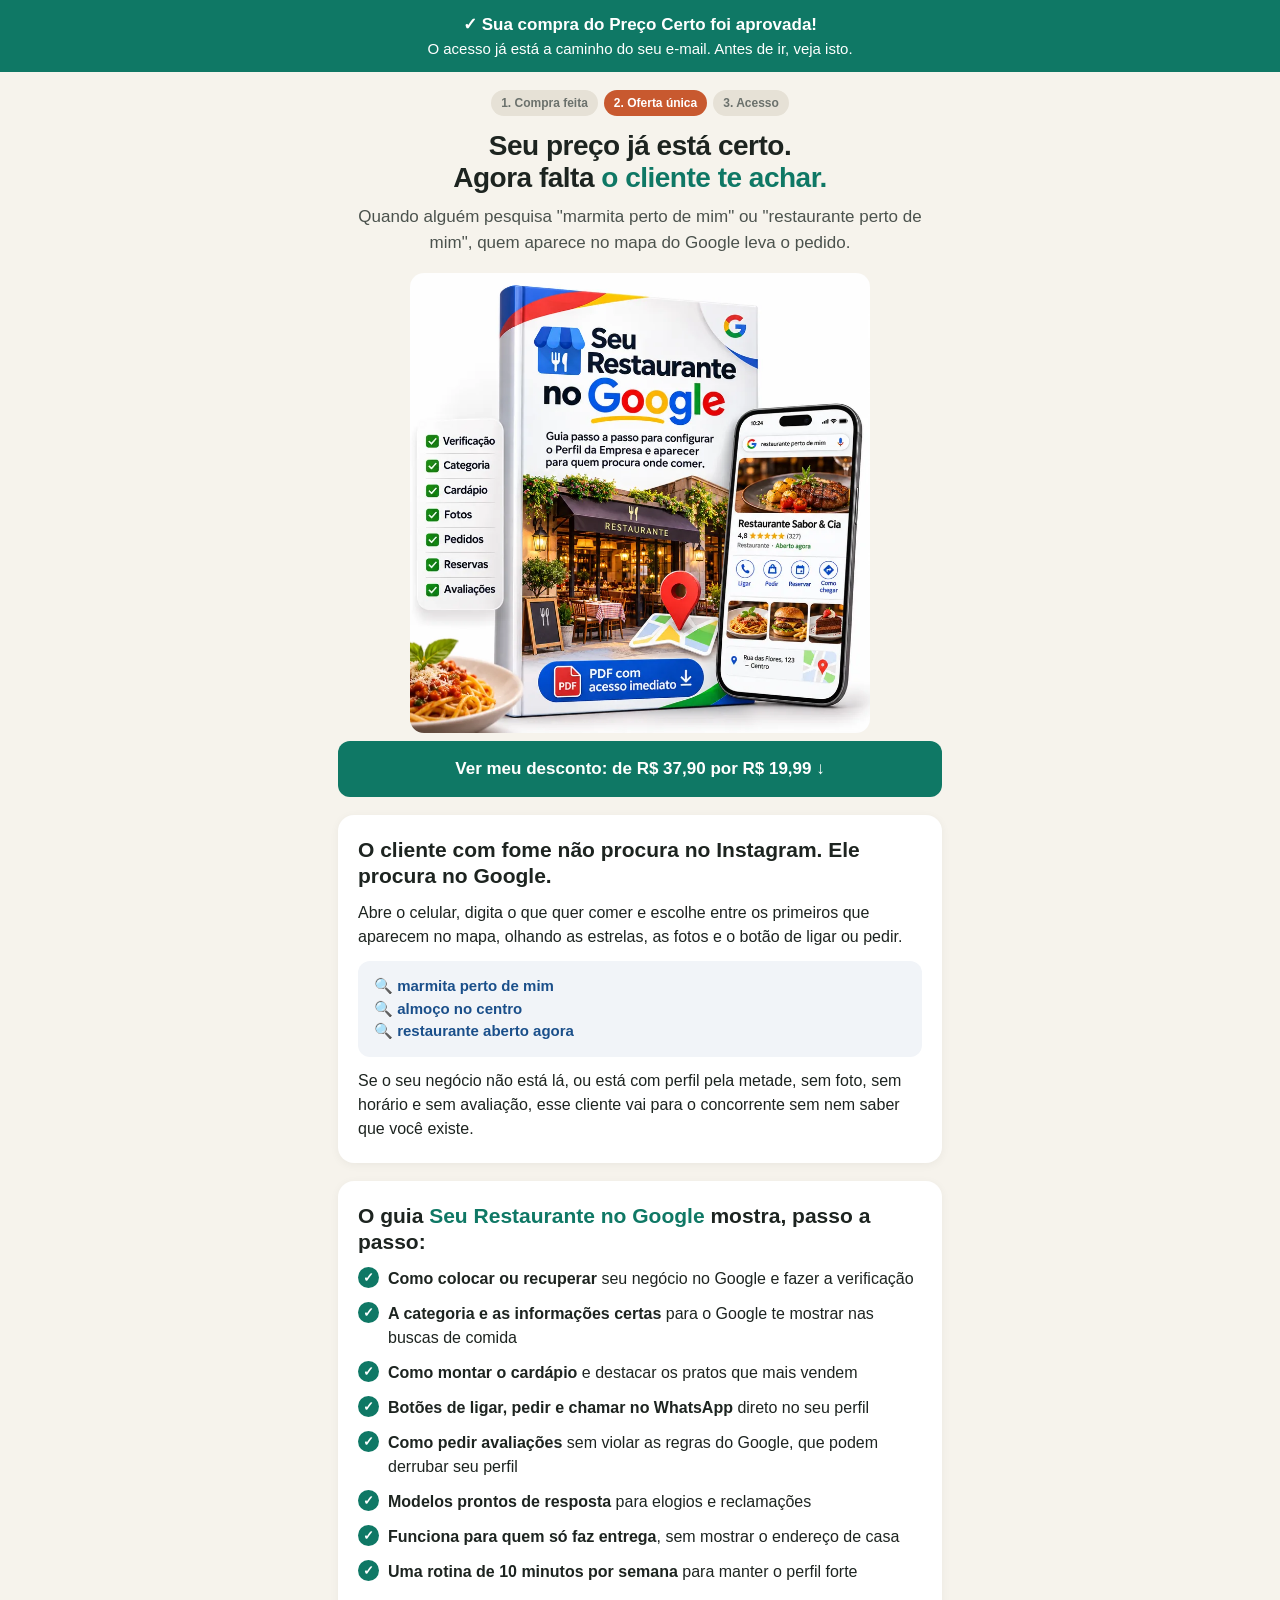
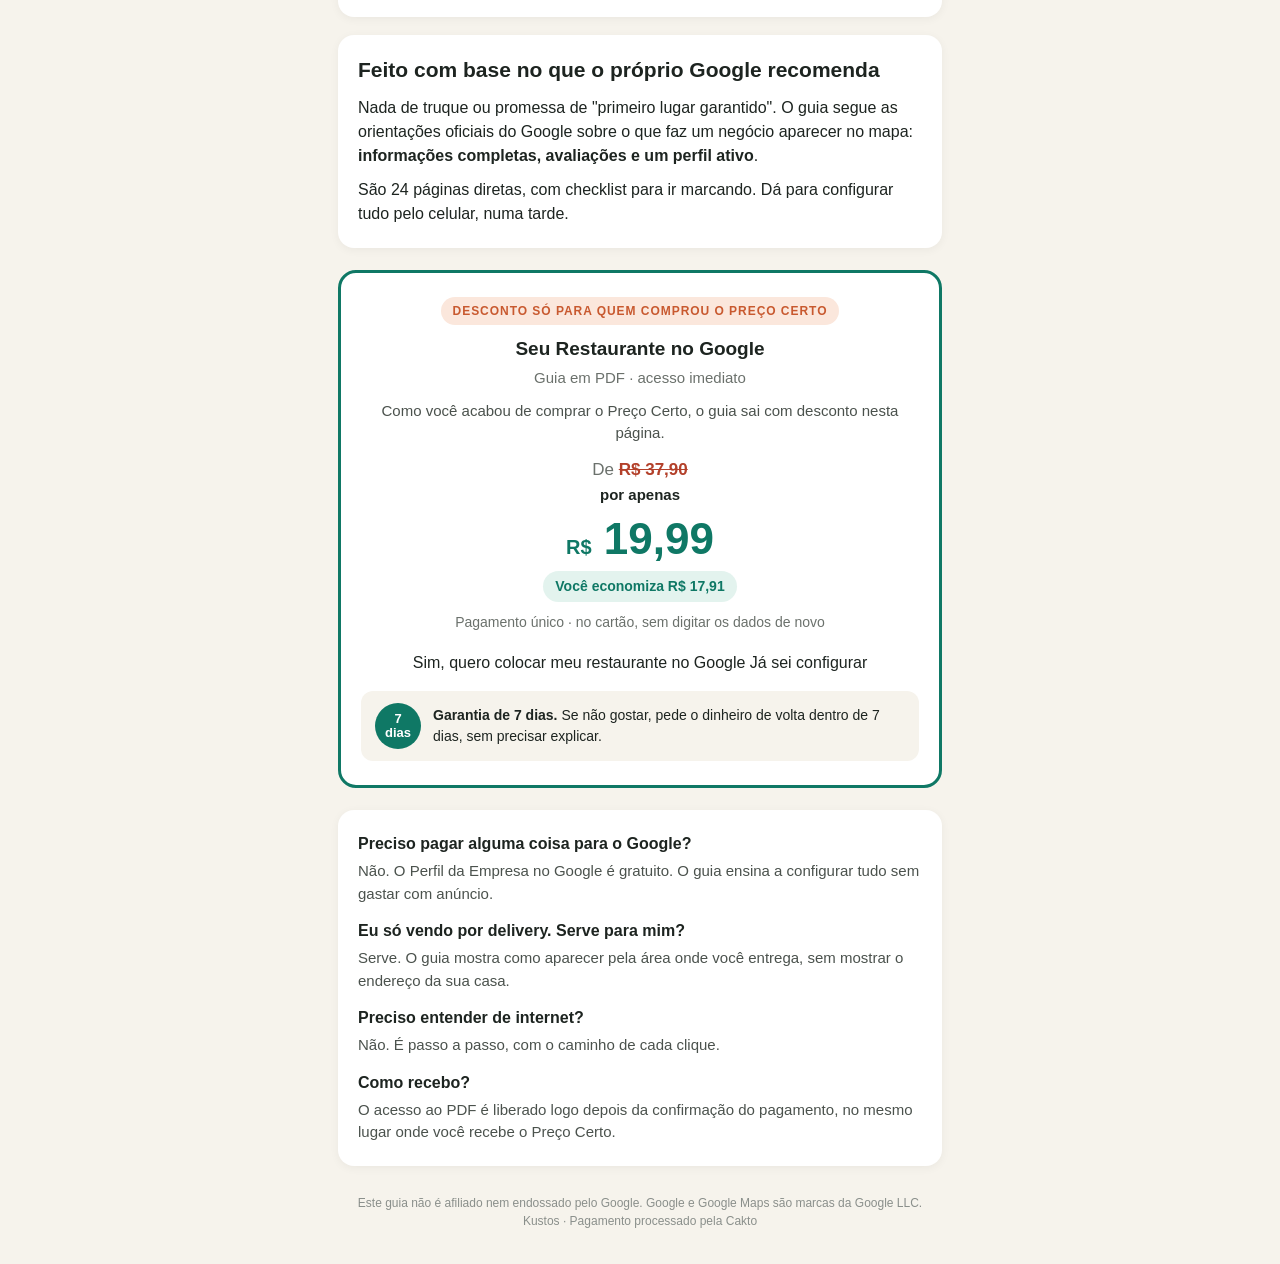
<file: upsell/index.html>
<!DOCTYPE html>
<html lang="pt-BR">
<head>
<meta charset="UTF-8">
<meta name="viewport" content="width=device-width, initial-scale=1">
<meta name="robots" content="noindex, nofollow">
<title>Oferta especial | Seu Restaurante no Google</title>
<style>
  * { box-sizing: border-box; margin: 0; padding: 0; }
  body { font-family: -apple-system, BlinkMacSystemFont, "Segoe UI", Roboto, Arial, sans-serif; color: #1d2420; background: #f6f3ec; line-height: 1.5; }
  .wrap { max-width: 640px; margin: 0 auto; padding: 0 18px; }

  .aviso { background: #0f7865; color: #fff; text-align: center; padding: 12px 16px; font-size: 15px; }
  .aviso b { display: block; font-size: 17px; }

  .passos { display: flex; justify-content: center; gap: 6px; margin: 18px 0 6px; font-size: 12px; font-weight: 700; color: #6b716c; }
  .passos span { padding: 4px 10px; border-radius: 20px; background: #e6e1d6; }
  .passos .on { background: #c8592f; color: #fff; }

  h1 { font-size: 28px; line-height: 1.15; text-align: center; margin: 14px 0 10px; letter-spacing: -.5px; }
  h1 em { font-style: normal; color: #0f7865; }
  .sub { text-align: center; font-size: 17px; color: #4b524d; margin-bottom: 18px; }

  .mock { display: block; width: 100%; max-width: 460px; margin: 0 auto 8px; border-radius: 14px; }

  .card { background: #fff; border-radius: 16px; padding: 22px 20px; margin: 18px 0; box-shadow: 0 2px 10px rgba(0,0,0,.05); }
  h2 { font-size: 21px; line-height: 1.25; margin-bottom: 12px; }
  p { margin-bottom: 10px; font-size: 16px; }
  p:last-child { margin-bottom: 0; }

  .lista { list-style: none; }
  .lista li { position: relative; padding-left: 30px; margin-bottom: 11px; font-size: 16px; }
  .lista li::before { content: "✓"; position: absolute; left: 0; top: 0; width: 21px; height: 21px; border-radius: 50%; background: #0f7865; color: #fff; font-size: 13px; font-weight: 700; text-align: center; line-height: 21px; }

  .busca { background: #f1f4f8; border-radius: 12px; padding: 14px 16px; font-size: 15px; color: #3a4a5c; margin: 12px 0; }
  .busca b { color: #1a4f8a; }

  .oferta { background: #fff; border: 3px solid #0f7865; border-radius: 18px; padding: 24px 20px; margin: 22px 0; text-align: center; }
  .oferta .tag { display: inline-block; background: #fbe7dc; color: #c8592f; font-weight: 800; font-size: 12px; letter-spacing: .08em; text-transform: uppercase; padding: 5px 12px; border-radius: 20px; margin-bottom: 10px; }
  .oferta .nome { font-size: 19px; font-weight: 800; }
  .oferta .preco { font-size: 44px; font-weight: 800; color: #0f7865; line-height: 1.1; margin: 8px 0 2px; }
  .oferta .preco small { font-size: 20px; }
  .oferta .de { font-size: 17px; color: #6b716c; margin-top: 12px; }
  .oferta .de s { color: #b3402a; font-weight: 700; }
  .oferta .por { font-size: 15px; font-weight: 700; color: #1d2420; margin-top: 2px; }
  .oferta .economia { display: inline-block; background: #e3f3ee; color: #0f7865; font-weight: 800; font-size: 14px; padding: 5px 12px; border-radius: 20px; margin: 6px 0 10px; }
  .oferta .exclusivo { font-size: 15px; color: #4b524d; margin: 8px 0 0; }
  .oferta .info { font-size: 14px; color: #6b716c; margin-bottom: 18px; }

  cakto-upsell-buttons { display: block; }
  cakto-upsell-accept::part(button) { width: 100%; font-size: 18px; font-weight: 800; padding: 18px 14px; border-radius: 12px; }
  cakto-upsell-reject::part(button) { background: transparent; color: #8a8f8b; font-size: 14px; text-decoration: underline; border: 0; margin-top: 6px; }

  .garantia { display: flex; gap: 12px; align-items: center; text-align: left; background: #f6f3ec; border-radius: 12px; padding: 12px 14px; margin-top: 16px; font-size: 14px; }
  .garantia .selo { flex: none; width: 46px; height: 46px; border-radius: 50%; background: #0f7865; color: #fff; font-weight: 800; font-size: 13px; line-height: 1.05; display: flex; align-items: center; justify-content: center; text-align: center; }

  .faq h3 { font-size: 16px; margin: 14px 0 4px; }
  .faq h3:first-child { margin-top: 0; }
  .faq p { font-size: 15px; color: #4b524d; }

  .irpara { display: block; text-align: center; background: #0f7865; color: #fff; text-decoration: none; font-weight: 800; font-size: 17px; padding: 15px; border-radius: 12px; margin: 6px 0 4px; }

  footer { text-align: center; font-size: 12px; color: #8a8f8b; padding: 10px 0 34px; }
</style>
</head>
<body>

<div class="aviso"><b>✓ Sua compra do Preço Certo foi aprovada!</b>O acesso já está a caminho do seu e-mail. Antes de ir, veja isto.</div>

<div class="wrap">
  <div class="passos"><span>1. Compra feita</span><span class="on">2. Oferta única</span><span>3. Acesso</span></div>

  <h1>Seu preço já está certo.<br>Agora falta <em>o cliente te achar.</em></h1>
  <p class="sub">Quando alguém pesquisa "marmita perto de mim" ou "restaurante perto de mim", quem aparece no mapa do Google leva o pedido.</p>

  <img class="mock" src="[data-uri]" alt="Guia Seu Restaurante no Google em PDF">

  <a class="irpara" href="#oferta">Ver meu desconto: de R$ 37,90 por R$ 19,99 ↓</a>

  <div class="card">
    <h2>O cliente com fome não procura no Instagram. Ele procura no Google.</h2>
    <p>Abre o celular, digita o que quer comer e escolhe entre os primeiros que aparecem no mapa, olhando as estrelas, as fotos e o botão de ligar ou pedir.</p>
    <div class="busca">🔍 <b>marmita perto de mim</b><br>🔍 <b>almoço no centro</b><br>🔍 <b>restaurante aberto agora</b></div>
    <p>Se o seu negócio não está lá, ou está com perfil pela metade, sem foto, sem horário e sem avaliação, esse cliente vai para o concorrente sem nem saber que você existe.</p>
  </div>

  <div class="card">
    <h2>O guia <em style="font-style:normal;color:#0f7865">Seu Restaurante no Google</em> mostra, passo a passo:</h2>
    <ul class="lista">
      <li><b>Como colocar ou recuperar</b> seu negócio no Google e fazer a verificação</li>
      <li><b>A categoria e as informações certas</b> para o Google te mostrar nas buscas de comida</li>
      <li><b>Como montar o cardápio</b> e destacar os pratos que mais vendem</li>
      <li><b>Botões de ligar, pedir e chamar no WhatsApp</b> direto no seu perfil</li>
      <li><b>Como pedir avaliações</b> sem violar as regras do Google, que podem derrubar seu perfil</li>
      <li><b>Modelos prontos de resposta</b> para elogios e reclamações</li>
      <li><b>Funciona para quem só faz entrega</b>, sem mostrar o endereço de casa</li>
      <li><b>Uma rotina de 10 minutos por semana</b> para manter o perfil forte</li>
    </ul>
  </div>

  <div class="card">
    <h2>Feito com base no que o próprio Google recomenda</h2>
    <p>Nada de truque ou promessa de "primeiro lugar garantido". O guia segue as orientações oficiais do Google sobre o que faz um negócio aparecer no mapa: <b>informações completas, avaliações e um perfil ativo</b>.</p>
    <p>São 24 páginas diretas, com checklist para ir marcando. Dá para configurar tudo pelo celular, numa tarde.</p>
  </div>

  <div class="oferta" id="oferta">
    <div class="tag">Desconto só para quem comprou o Preço Certo</div>
    <div class="nome">Seu Restaurante no Google<br><span style="font-weight:500;font-size:15px;color:#6b716c">Guia em PDF · acesso imediato</span></div>
    <p class="exclusivo">Como você acabou de comprar o Preço Certo, o guia sai com desconto nesta página.</p>
    <div class="de">De <s>R$ 37,90</s></div>
    <div class="por">por apenas</div>
    <div class="preco"><small>R$</small> 19,99</div>
    <div class="economia">Você economiza R$ 17,91</div>
    <div class="info">Pagamento único · no cartão, sem digitar os dados de novo</div>

    <cakto-upsell-buttons>
      <cakto-upsell-accept
        bg-color="#131eb3ff"
        text-color="#ffffff"
        upsell-accept-url="members_area"
        offer-id="3cenbac"
        app-base-url="https://app.cakto.com.br"
        offer-type="upsell"
        upsell-reject-url="members_area"
      >
        Sim, quero colocar meu restaurante no Google
      </cakto-upsell-accept>
      <cakto-upsell-reject
        upsell-reject-url="members_area"
      >
        Já sei configurar
      </cakto-upsell-reject>
    </cakto-upsell-buttons>

    <div class="garantia"><div class="selo">7<br>dias</div><div><b>Garantia de 7 dias.</b> Se não gostar, pede o dinheiro de volta dentro de 7 dias, sem precisar explicar.</div></div>
  </div>

  <div class="card faq">
    <h3>Preciso pagar alguma coisa para o Google?</h3>
    <p>Não. O Perfil da Empresa no Google é gratuito. O guia ensina a configurar tudo sem gastar com anúncio.</p>
    <h3>Eu só vendo por delivery. Serve para mim?</h3>
    <p>Serve. O guia mostra como aparecer pela área onde você entrega, sem mostrar o endereço da sua casa.</p>
    <h3>Preciso entender de internet?</h3>
    <p>Não. É passo a passo, com o caminho de cada clique.</p>
    <h3>Como recebo?</h3>
    <p>O acesso ao PDF é liberado logo depois da confirmação do pagamento, no mesmo lugar onde você recebe o Preço Certo.</p>
  </div>

  <footer>Este guia não é afiliado nem endossado pelo Google. Google e Google Maps são marcas da Google LLC.<br>Kustos · Pagamento processado pela Cakto</footer>
</div>

<script type="text/javascript" src="https://caktoscripts.nyc3.cdn.digitaloceanspaces.com/upsell.js"></script>
</body>
</html>
</file>
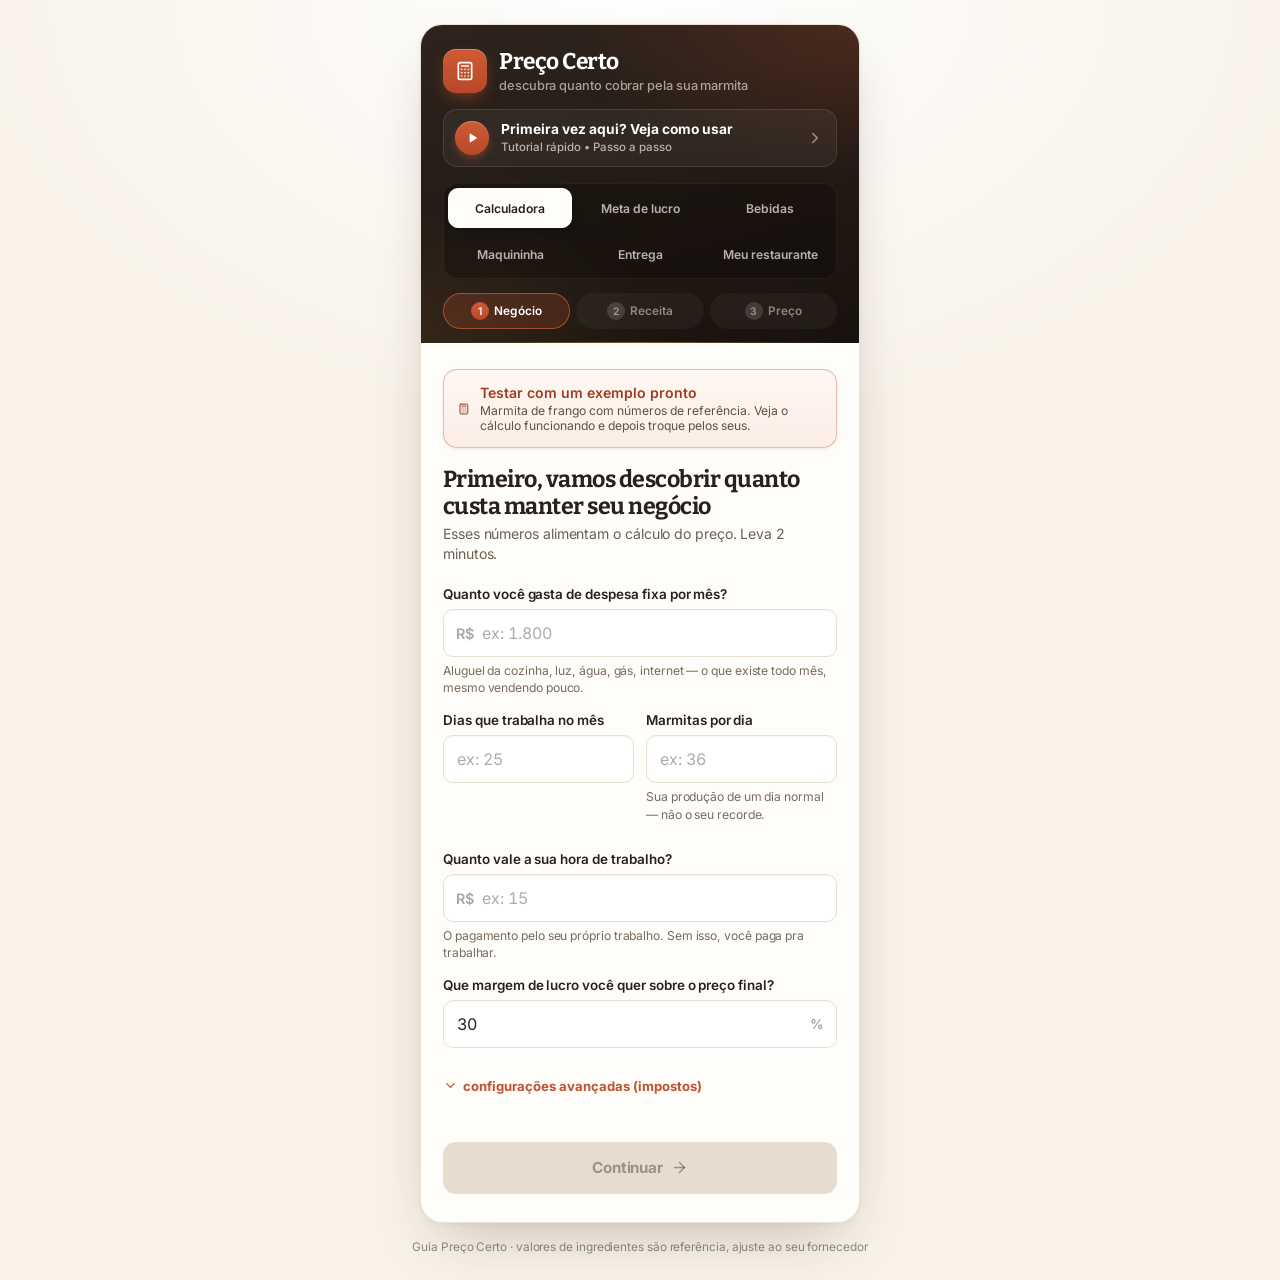
<file: appcalculadora/v2/index.html>
<!DOCTYPE html>
<html lang="pt-BR">
<head>
<meta charset="utf-8">
<meta name="viewport" content="width=device-width, initial-scale=1, viewport-fit=cover">
<title>Preço Certo — calculadora de marmita</title>
<meta name="description" content="Descubra em 1 minuto quanto cobrar por cada marmita. Sem login, sem planilha.">
<meta name="theme-color" content="#2A211B">
<meta name="robots" content="noindex">
<!-- V2 (teste): não substitui a versão no ar. Usa as mesmas chaves de localStorage, compatível nos dois sentidos. -->
<link rel="preconnect" href="https://fonts.googleapis.com">
<link rel="preconnect" href="https://fonts.gstatic.com" crossorigin>
<link href="https://fonts.googleapis.com/css2?family=Bitter:wght@600;700&family=Inter:wght@400;500;600;700&display=swap" rel="stylesheet">
<style>
.pc-app {
  /* paleta idêntica à da landing page do Preço Certo */
  --cream: #FBF6EE;
  --paper: #FFFFFF;
  --ink: #2A211B;
  --ink-2: #1A1410;
  --ink-soft: #5F5247;
  --brand: #C1502E;
  --brand-dark: #9F3D1F;
  --brand-soft: #FBEDE6;
  --accent: #3E6B4F;
  --accent-soft: #EAF1EB;
  --gold: #C98A16;
  --gold-lit: #F2B24C;
  --gold-soft: #FBF0DC;
  --danger: #9A2B1A;
  --danger-soft: #F9E9E4;
  --line: #E8DCCB;
  --muted: #5F5247;
  --sans: -apple-system, BlinkMacSystemFont, "Segoe UI", Roboto, "Helvetica Neue", Arial, sans-serif;
  --serif: "Bitter", Georgia, "Times New Roman", serif;
  --shadow: 0 2px 4px rgba(42,33,27,0.06), 0 8px 24px rgba(42,33,27,0.08);
  font-family: var(--sans);
  background: var(--cream);
  min-height: 100%;
  padding: 24px 12px;
  color: var(--ink);
  box-sizing: border-box;
}
html, body { margin: 0; padding: 0; background: #FBF6EE; color-scheme: light; }
.pc-app * { box-sizing: border-box; }
.pc-app svg { display: block; }

.pc-shell {
  max-width: 440px;
  margin: 0 auto;
  background: var(--paper);
  border-radius: 18px;
  overflow: hidden;
  box-shadow: var(--shadow);
  border: 1px solid var(--line);
}
.pc-header {
  background: linear-gradient(165deg, var(--ink), var(--ink-2));
  padding: 22px 22px 0;
}
.pc-header-top { display: flex; align-items: center; gap: 12px; margin-bottom: 18px; }
.pc-header-badge {
  flex: 0 0 auto; width: 40px; height: 40px; border-radius: 11px;
  background: var(--brand); display: flex; align-items: center; justify-content: center; color: #FFFFFF;
}
.pc-header-text h1 {
  font-family: var(--serif); font-weight: 700; font-size: 1.3rem; color: #FFFFFF;
  margin: 0; line-height: 1.15; letter-spacing: -0.01em;
}
.pc-header-text p { font-size: 0.78rem; color: rgba(246,239,230,0.72); margin: 3px 0 0; font-weight: 500; }
.pc-tabs { display: flex; gap: 2px; }
.pc-tab {
  flex: 1; text-align: center; padding: 10px 4px 12px; font-size: 0.74rem; font-weight: 600;
  letter-spacing: 0.01em; color: rgba(246,239,230,0.5);
  border-bottom: 2.5px solid rgba(255,255,255,0.12);
  transition: color 0.15s ease, border-color 0.15s ease; cursor: pointer;
  background: none; border-left: 0; border-right: 0; border-top: 0; font-family: var(--sans);
  display: flex; align-items: center; justify-content: center; gap: 5px;
}
.pc-tab .num {
  display: inline-flex; align-items: center; justify-content: center; width: 16px; height: 16px;
  border-radius: 50%; background: rgba(255,255,255,0.14); font-size: 0.65rem; flex: 0 0 auto;
}
.pc-tab.active { color: #FFFFFF; border-bottom-color: var(--brand); }
.pc-tab.active .num { background: var(--brand); }
.pc-tab.done { color: rgba(246,239,230,0.8); }
.pc-tab.done .num { background: rgba(255,255,255,0.22); }

.pc-body { padding: 22px 20px 24px; }
.pc-step-title {
  font-family: var(--serif); font-weight: 700; font-size: 1.3rem; color: var(--ink);
  margin: 0 0 4px; letter-spacing: -0.01em;
}
.pc-step-sub { font-size: 0.85rem; color: var(--muted); margin: 0 0 20px; line-height: 1.45; }
.pc-field { margin-bottom: 16px; }
.pc-label { display: block; font-size: 0.85rem; font-weight: 600; color: var(--ink); margin-bottom: 6px; }
.pc-help { font-size: 0.76rem; color: var(--muted); margin-top: 5px; line-height: 1.4; }
.pc-input-wrap { position: relative; }
.pc-prefix {
  position: absolute; left: 13px; top: 50%; transform: translateY(-50%);
  font-size: 0.9rem; font-weight: 600; color: rgba(42,33,27,0.4); pointer-events: none;
}
.pc-input {
  width: 100%; padding: 12px 13px; border-radius: 10px; border: 1.5px solid var(--line);
  font-family: var(--sans); font-size: 1rem; font-variant-numeric: tabular-nums;
  background: #fff; color: var(--ink); transition: border-color 0.15s ease, box-shadow 0.15s ease;
}
.pc-input.has-prefix { padding-left: 38px; }
.pc-input:focus { outline: none; border-color: var(--brand); box-shadow: 0 0 0 3px rgba(193,80,46,0.12); }
.pc-input.text { font-variant-numeric: normal; }
.pc-input::placeholder { color: rgba(42,33,27,0.38); }
.pc-suffix {
  position: absolute; right: 13px; top: 50%; transform: translateY(-50%);
  font-size: 0.85rem; font-weight: 600; color: rgba(42,33,27,0.45);
}
.pc-advanced-toggle {
  display: inline-flex; align-items: center; gap: 5px; font-size: 0.82rem; color: var(--brand);
  font-weight: 700; cursor: pointer; margin: 2px 0 14px; user-select: none;
  background: none; border: none; font-family: var(--sans); padding: 0;
}
.pc-advanced-toggle svg { transition: transform 0.2s ease; }
.pc-advanced-toggle.open svg { transform: rotate(180deg); }
.pc-advanced-box { background: var(--cream); border: 1px solid var(--line); border-radius: 12px; padding: 14px 14px 2px; margin-bottom: 16px; }
.pc-link-btn {
  display: inline-flex; align-items: center; gap: 6px; background: none; border: none;
  color: var(--brand); font-family: var(--sans); font-size: 0.85rem; font-weight: 700;
  cursor: pointer; padding: 10px 2px; margin-top: 2px;
}
.pc-link-btn:hover { text-decoration: underline; }
.pc-row2 { display: flex; gap: 12px; flex-wrap: wrap; }
.pc-row2 > div { flex: 1 1 130px; }
.pc-info-box {
  border: 1px solid #CBDDD0; background: var(--accent-soft); border-radius: 12px;
  padding: 12px 14px; margin-bottom: 16px; font-size: 0.85rem; color: #2E4A38; line-height: 1.45;
}
.pc-info-box strong { color: var(--accent); font-variant-numeric: tabular-nums; }
.pc-info-box:empty { display: none; }

.pc-btn {
  padding: 14px 18px; border-radius: 11px; font-family: var(--sans); font-weight: 700;
  font-size: 0.95rem; border: none; cursor: pointer;
  display: flex; align-items: center; justify-content: center; gap: 8px;
  transition: transform 0.08s ease, background 0.15s ease, box-shadow 0.08s ease;
}
/* mesmo botão "com base" da landing page */
.pc-btn-primary {
  background: var(--brand); color: #FFFFFF; flex: 1;
  box-shadow: 0 3px 0 var(--brand-dark), 0 8px 16px rgba(193,80,46,0.2);
}
.pc-btn-primary:hover { background: #CB5731; }
.pc-btn-primary:active { transform: translateY(2px); box-shadow: 0 1px 0 var(--brand-dark); }
.pc-btn-primary:disabled { background: #E0D5C6; color: rgba(42,33,27,0.4); box-shadow: none; cursor: not-allowed; transform: none; }
.pc-btn-ghost { background: transparent; color: var(--ink); border: 1.5px solid var(--line); flex: 0 0 50px; padding: 0; }
.pc-btn-ghost:hover { background: var(--cream); }
.pc-btn-ghost:active { transform: scale(0.98); }
.pc-btn-row { display: flex; gap: 10px; margin-top: 22px; }

.pc-section-label {
  font-size: 0.72rem; text-transform: uppercase; letter-spacing: 0.07em; font-weight: 700;
  color: var(--brand); margin: 22px 0 8px;
}
.pc-search-wrap { position: relative; }
.pc-search-icon { position: absolute; left: 13px; top: 50%; transform: translateY(-50%); color: rgba(42,33,27,0.38); }
.pc-search-results {
  position: absolute; top: calc(100% + 4px); left: 0; right: 0; background: #fff;
  border: 1px solid var(--line); border-radius: 11px;
  box-shadow: 0 12px 28px -10px rgba(42,33,27,0.3); max-height: 240px; overflow-y: auto; z-index: 20;
}
.pc-search-results:empty { display: none; }
.pc-search-item {
  padding: 11px 14px; display: flex; justify-content: space-between; align-items: center;
  cursor: pointer; border-bottom: 1px solid var(--line); font-size: 0.88rem; gap: 10px;
  width: 100%; background: #fff; border-left: 0; border-right: 0; border-top: 0;
  font-family: var(--sans); text-align: left; color: var(--ink);
}
.pc-search-item:last-child { border-bottom: none; }
.pc-search-item:hover { background: var(--brand-soft); }
.pc-search-item .name { font-weight: 600; }
.pc-tag {
  font-size: 0.65rem; text-transform: uppercase; letter-spacing: 0.04em; font-weight: 700;
  color: var(--accent); background: var(--accent-soft); border-radius: 6px; padding: 3px 7px; white-space: nowrap;
}

.pc-selected-box { margin-top: 10px; padding: 15px; background: var(--cream); border: 1px solid var(--line); border-radius: 13px; }
.pc-selected-box .name { font-family: var(--serif); font-weight: 600; font-size: 1rem; margin-bottom: 2px; }
.pc-subsection-label {
  display: flex; align-items: center; gap: 6px; font-size: 0.73rem; font-weight: 700;
  color: var(--brand); text-transform: uppercase; letter-spacing: 0.04em; margin: 15px 0 7px;
}
.pc-buy-row { display: flex; align-items: center; gap: 8px; flex-wrap: wrap; }
.pc-input-wrap.buy { flex: 1 1 100px; min-width: 90px; }
.pc-input.buy { padding: 10px 10px 10px 32px; font-size: 0.9rem; }
.pc-input-wrap.buy .pc-prefix { left: 10px; font-size: 0.8rem; }
.pc-buy-sep { font-size: 0.82rem; color: var(--muted); flex: 0 0 auto; }
.pc-input.buy.qty { flex: 1 1 64px; min-width: 56px; padding: 10px; font-size: 0.9rem; }
.pc-unit-plain { font-size: 0.82rem; font-weight: 600; color: var(--muted); padding: 6px 10px; }
.pc-price-confirm {
  display: flex; align-items: center; gap: 5px; font-size: 0.82rem; color: var(--accent);
  font-weight: 700; margin: 9px 0 0; font-variant-numeric: tabular-nums;
}
.pc-price-confirm.pending { color: var(--muted); font-weight: 500; }
.pc-unit-toggle { display: inline-flex; border: 1.5px solid var(--line); border-radius: 9px; overflow: hidden; flex: 0 0 auto; background: #fff; }
.pc-unit-toggle button {
  border: none; background: #fff; padding: 8px 14px; font-family: var(--sans);
  font-size: 0.82rem; font-weight: 700; color: var(--muted); cursor: pointer;
}
.pc-unit-toggle.small button { padding: 8px 11px; font-size: 0.78rem; }
.pc-unit-toggle button.active { background: var(--brand); color: #fff; }
.pc-qty-row { display: flex; gap: 8px; align-items: center; flex-wrap: wrap; }
.pc-qty-row .pc-input { flex: 1 1 140px; }
.pc-add-btn {
  background: var(--brand); color: #fff; border: none; border-radius: 10px; padding: 13px 16px;
  font-family: var(--sans); font-weight: 700; font-size: 0.9rem; cursor: pointer; width: 100%;
  margin-top: 12px; box-shadow: 0 3px 0 var(--brand-dark);
  transition: transform 0.08s ease, box-shadow 0.08s ease, background 0.15s ease;
}
.pc-add-btn:hover { background: #CB5731; }
.pc-add-btn:active { transform: translateY(2px); box-shadow: 0 1px 0 var(--brand-dark); }
.pc-add-btn:disabled { background: #E0D5C6; color: rgba(42,33,27,0.4); box-shadow: none; cursor: not-allowed; transform: none; }
.pc-ingredient-list { margin-top: 16px; }
.pc-ingredient-row {
  display: flex; justify-content: space-between; align-items: center; padding: 11px 13px;
  background: var(--cream); border: 1px solid var(--line); border-left: 3px solid var(--brand);
  border-radius: 10px; margin-bottom: 8px; gap: 10px;
}
.pc-ingredient-row .left { min-width: 0; }
.pc-ingredient-row .name { font-size: 0.88rem; font-weight: 600; }
.pc-ingredient-row .meta { display: flex; align-items: center; gap: 6px; margin-top: 3px; }
.pc-ingredient-row .meta-qty { font-size: 0.75rem; color: var(--muted); font-variant-numeric: tabular-nums; }
.pc-ingredient-row .cost { font-size: 0.9rem; font-weight: 700; white-space: nowrap; font-variant-numeric: tabular-nums; }
.pc-ingredient-row .right { display: flex; align-items: center; gap: 8px; flex: 0 0 auto; }
.pc-remove-btn { background: none; border: none; color: var(--danger); cursor: pointer; padding: 4px; display: flex; }
.pc-empty-note {
  text-align: center; padding: 20px 12px; font-size: 0.84rem; color: var(--muted);
  border: 2px dashed #C9B79C; background: #FFFDF9; border-radius: 12px; line-height: 1.45;
}
.pc-saved-list { display: flex; flex-direction: column; gap: 8px; }
.pc-saved-row {
  display: flex; justify-content: space-between; align-items: center; padding: 11px 13px;
  background: var(--cream); border: 1px solid var(--line); border-radius: 10px; gap: 10px;
}
.pc-saved-row .name { font-size: 0.88rem; font-weight: 600; }
.pc-saved-row .meta { font-size: 0.75rem; color: var(--muted); margin-top: 3px; font-variant-numeric: tabular-nums; }
.pc-saved-row .right { display: flex; align-items: center; gap: 8px; flex: 0 0 auto; }
.pc-saved-row .price { font-size: 0.9rem; font-weight: 700; white-space: nowrap; font-variant-numeric: tabular-nums; }

/* mesmo bloco de preço da seção de oferta da landing page */
.pc-hero {
  border-radius: 16px; padding: 26px 20px; text-align: center;
  background: linear-gradient(165deg, var(--ink), var(--ink-2)); margin-bottom: 22px;
}
.pc-hero .eyebrow { text-transform: uppercase; letter-spacing: 0.1em; font-size: 0.68rem; font-weight: 700; color: var(--gold-lit); }
.pc-hero .price {
  font-family: var(--serif); font-weight: 700; font-size: clamp(2.2rem, 9.5vw, 2.9rem);
  color: #fff; line-height: 1.1; margin: 8px 0 4px; letter-spacing: -0.015em; font-variant-numeric: tabular-nums;
}
.pc-hero .price .cur { font-size: 0.48em; font-weight: 600; margin-right: 3px; }
.pc-hero .sub { font-size: 0.8rem; color: rgba(221,209,196,0.85); line-height: 1.45; }

.pc-breakdown-row {
  display: flex; justify-content: space-between; padding: 9px 0; border-bottom: 1px solid var(--line);
  font-size: 0.9rem; font-variant-numeric: tabular-nums;
}
.pc-breakdown-row .lbl { color: var(--muted); font-variant-numeric: normal; }
.pc-breakdown-row.total {
  font-weight: 700; border-bottom: none; border-top: 1.5px solid var(--ink);
  margin-top: 4px; padding-top: 11px; font-size: 0.98rem;
}
.pc-breakdown-row.total .lbl { color: var(--ink); font-weight: 700; }
.pc-ref-row { display: flex; justify-content: space-between; align-items: center; padding: 11px 0; }
.pc-ref-row .lbl { display: flex; align-items: center; gap: 9px; font-size: 0.86rem; color: var(--muted); }
.pc-dot { width: 8px; height: 8px; border-radius: 50%; flex: 0 0 auto; }
.pc-dot.red { background: var(--danger); }
.pc-dot.mint { background: var(--accent); }
.pc-ref-row .val { font-weight: 700; font-size: 1rem; color: var(--ink); font-variant-numeric: tabular-nums; }

.pc-diagnostic {
  display: flex; gap: 10px; padding: 14px 15px; border-radius: 12px; font-size: 0.87rem;
  line-height: 1.5; margin-top: 14px; border: 1px solid transparent;
}
.pc-diagnostic svg { flex: 0 0 auto; margin-top: 1px; }
.pc-diagnostic.bom { background: var(--accent-soft); border-color: #CBDDD0; color: #2E4A38; }
.pc-diagnostic.atencao { background: var(--gold-soft); border-color: #EDD9AC; color: #7A5308; }
.pc-diagnostic.ruim { background: var(--danger-soft); border-color: #EFCFC5; color: var(--danger); }

.pc-footer-note { text-align: center; font-size: 0.74rem; color: rgba(42,33,27,0.45); margin-top: 16px; line-height: 1.45; padding: 0 10px; }

/* ---------- V2 ---------- */
.pc-exemplo-cta {
  display: flex; align-items: center; gap: 10px; width: 100%; margin: 0 0 18px;
  padding: 12px 14px; border-radius: 12px; border: 1.5px dashed var(--brand);
  background: var(--brand-soft); color: var(--brand-dark); font: 600 0.88rem var(--sans);
  text-align: left; cursor: pointer;
}
.pc-exemplo-cta small { display: block; font-weight: 400; color: var(--ink-soft); font-size: 0.76rem; margin-top: 2px; }
.pc-exemplo-cta:hover { background: #F8E2D7; }
.pc-exemplo-banner {
  margin: 0 0 16px; padding: 12px 14px; border-radius: 12px; background: var(--gold-soft);
  border: 1px solid #EDD9AC; color: #7A5308; font-size: 0.82rem; line-height: 1.45;
}
.pc-exemplo-banner strong { display: block; font-size: 0.86rem; margin-bottom: 2px; }
.pc-exemplo-banner .acoes { display: flex; gap: 8px; margin-top: 10px; flex-wrap: wrap; }
.pc-mini-btn {
  border: 1.5px solid currentColor; background: transparent; color: inherit; border-radius: 9px;
  padding: 7px 11px; font: 600 0.78rem var(--sans); cursor: pointer;
}
.pc-mini-btn.cheio { background: var(--brand); border-color: var(--brand); color: #fff; }
.pc-mini-btn:disabled { opacity: .45; cursor: default; }
.pc-saved-row { flex-wrap: wrap; }
.pc-saved-acoes { display: flex; gap: 6px; width: 100%; margin-top: 8px; color: var(--brand-dark); }
.pc-saved-acoes .pc-mini-btn { padding: 5px 10px; font-size: 0.74rem; }
.pc-saved-aviso { width: 100%; font-size: 0.72rem; color: var(--muted); margin-top: 6px; }
.pc-editando {
  margin: 0 0 14px; padding: 9px 12px; border-radius: 10px; background: var(--accent-soft);
  color: #2E4A38; font-size: 0.8rem;
}
.pc-edit-btn {
  border: 0; background: transparent; color: var(--brand-dark); font: 600 0.74rem var(--sans);
  cursor: pointer; padding: 6px 4px; text-decoration: underline;
}
.pc-hero .arred { font-size: 0.74rem; opacity: .8; margin-top: 4px; }
.pc-ficha-acoes { display: grid; grid-template-columns: 1fr 1fr 1fr; gap: 8px; margin: 10px 0 4px; }
.pc-ficha-acoes button {
  display: flex; flex-direction: column; align-items: center; gap: 4px; padding: 11px 6px;
  border-radius: 11px; border: 1.5px solid var(--line); background: var(--paper); color: var(--ink);
  font: 600 0.76rem var(--sans); cursor: pointer;
}
.pc-ficha-acoes button.wpp { border-color: #25D366; color: #128C4A; }
.pc-ficha-acoes button:hover { background: var(--cream); }
.pc-semaforo {
  display: flex; gap: 12px; align-items: flex-start; margin-top: 12px; padding: 14px;
  border-radius: 12px; border: 1px solid var(--line); background: var(--paper);
}
.pc-semaforo .luzes {
  display: flex; flex-direction: column; gap: 5px; padding: 6px 5px; border-radius: 999px;
  background: #2A211B; flex: 0 0 auto;
}
.pc-semaforo .luz { width: 14px; height: 14px; border-radius: 50%; opacity: .22; }
.pc-semaforo .luz.r { background: #E5533D; } .pc-semaforo .luz.a { background: #F2B24C; } .pc-semaforo .luz.v { background: #4CB571; }
.pc-semaforo .luz.on { opacity: 1; }
.pc-semaforo .luz.r.on { box-shadow: 0 0 10px #E5533D; } .pc-semaforo .luz.a.on { box-shadow: 0 0 10px #F2B24C; } .pc-semaforo .luz.v.on { box-shadow: 0 0 10px #4CB571; }
.pc-semaforo .txt strong { display: block; font-size: 0.92rem; margin-bottom: 3px; }
.pc-semaforo .txt { font-size: 0.83rem; line-height: 1.45; }
.pc-semaforo.ruim { background: var(--danger-soft); border-color: #EFCFC5; color: var(--danger); }
.pc-semaforo.atencao { background: var(--gold-soft); border-color: #EDD9AC; color: #7A5308; }
.pc-semaforo.bom { background: var(--accent-soft); border-color: #CBDDD0; color: #2E4A38; }
.pc-toast {
  position: fixed; left: 50%; bottom: 24px; transform: translateX(-50%); background: var(--ink); color: #fff;
  padding: 10px 16px; border-radius: 10px; font-size: 0.84rem; z-index: 60; box-shadow: var(--shadow);
}
.pc-video-erro { padding: 18px; text-align: center; color: #fff; font-size: 0.86rem; }
.pc-video-erro a { color: var(--gold-lit); font-weight: 600; }
/* ---------- V2: ferramentas ---------- */
/* todas as ferramentas visíveis de uma vez (2 linhas de 3), sem rolagem escondida */
.pc-nav { display: grid; grid-template-columns: repeat(3, 1fr); gap: 6px; margin: 14px 0 0; padding: 0 0 12px; }
.pc-chip {
  padding: 7px 6px; text-align: center; border-radius: 999px; border: 1px solid rgba(255,255,255,0.18);
  background: rgba(255,255,255,0.06); color: rgba(246,239,230,0.85); font: 600 0.76rem var(--sans);
  cursor: pointer; white-space: nowrap;
}
.pc-chip.active { background: var(--brand); border-color: var(--brand); color: #fff; }
.pc-header-badge img { width: 100%; height: 100%; object-fit: cover; border-radius: inherit; display: block; }
.pc-header-badge.com-logo { background: #fff; }
.pc-res {
  border-radius: 14px; padding: 16px; margin: 14px 0; background: linear-gradient(165deg, var(--ink), var(--ink-2)); color: #fff;
}
.pc-res .eyebrow { text-transform: uppercase; letter-spacing: 0.1em; font-size: 0.66rem; font-weight: 700; color: var(--gold-lit); }
.pc-res .grande { font-family: var(--serif); font-weight: 700; font-size: 2rem; line-height: 1.15; margin: 6px 0 2px; font-variant-numeric: tabular-nums; }
.pc-res .det { font-size: 0.8rem; color: rgba(221,209,196,0.9); line-height: 1.5; }
.pc-res .det strong { color: #fff; }
.pc-tabela { width: 100%; border-collapse: collapse; font-size: 0.84rem; margin: 6px 0 4px; font-variant-numeric: tabular-nums; }
.pc-tabela th { text-align: left; font-size: 0.7rem; text-transform: uppercase; letter-spacing: .05em; color: var(--muted); font-weight: 700; padding: 6px 4px; border-bottom: 1.5px solid var(--line); }
.pc-tabela td { padding: 9px 4px; border-bottom: 1px solid var(--line); }
.pc-tabela .n { text-align: right; white-space: nowrap; }
.pc-tabela tr.destaque td { background: var(--brand-soft); font-weight: 700; }
.pc-ref {
  margin: 16px 0 0; padding: 11px 13px; border-radius: 11px; background: var(--cream); border: 1px solid var(--line);
  font-size: 0.74rem; color: var(--ink-soft); line-height: 1.5;
}
.pc-ref strong { color: var(--ink); }
.pc-aviso { margin: 12px 0; padding: 11px 13px; border-radius: 11px; font-size: 0.8rem; line-height: 1.45; background: var(--gold-soft); border: 1px solid #EDD9AC; color: #7A5308; }
.pc-aviso.ruim { background: var(--danger-soft); border-color: #EFCFC5; color: var(--danger); }
.pc-aviso.bom { background: var(--accent-soft); border-color: #CBDDD0; color: #2E4A38; }
.pc-seg { display: flex; border: 1.5px solid var(--line); border-radius: 10px; overflow: hidden; margin-bottom: 16px; }
.pc-seg button { flex: 1; padding: 10px 6px; border: 0; background: #fff; font: 600 0.8rem var(--sans); color: var(--ink-soft); cursor: pointer; }
.pc-seg button.active { background: var(--ink); color: #fff; }
.pc-seg4 button { padding: 10px 2px; font-size: 0.74rem; }
.pc-row4 { display: grid; grid-template-columns: 1fr 1fr; gap: 0 12px; }
.pc-presets { display: flex; flex-wrap: wrap; gap: 6px; margin: 0 0 14px; color: var(--brand-dark); }
.pc-logo-prev { display: flex; align-items: center; gap: 12px; padding: 14px; border-radius: 14px; background: linear-gradient(165deg, var(--ink), var(--ink-2)); color: #fff; margin: 4px 0 16px; }
.pc-logo-prev .badge { width: 52px; height: 52px; border-radius: 13px; background: var(--brand); display: flex; align-items: center; justify-content: center; overflow: hidden; flex: 0 0 auto; }
.pc-logo-prev .badge img { width: 100%; height: 100%; object-fit: cover; }
.pc-logo-prev .nm { font-family: var(--serif); font-weight: 700; font-size: 1.1rem; }
.pc-logo-prev .sb { font-size: 0.74rem; opacity: .7; }
.pc-file { display: block; width: 100%; padding: 12px; border: 1.5px dashed var(--line); border-radius: 10px; background: #fff; font: 0.84rem var(--sans); }
#pcFichaPrint .marca { display: flex; align-items: center; gap: 10pt; margin-bottom: 8pt; }
#pcFichaPrint .marca img { width: 48pt; height: 48pt; object-fit: cover; border-radius: 8pt; }
#pcFichaPrint .marca span { font-size: 14pt; font-weight: 700; }
#pcFichaPrint { display: none; }
@media print {
  body.imprimindo .pc-app { display: none !important; }
  body.imprimindo #pcFichaPrint { display: block; font-family: var(--sans); color: #000; padding: 10mm; }
  #pcFichaPrint h1 { font-size: 20pt; margin: 0 0 4pt; }
  #pcFichaPrint table { width: 100%; border-collapse: collapse; margin: 10pt 0; font-size: 11pt; }
  #pcFichaPrint th, #pcFichaPrint td { border-bottom: 1px solid #999; padding: 5pt 4pt; text-align: left; }
  #pcFichaPrint td.n, #pcFichaPrint th.n { text-align: right; }
  #pcFichaPrint .resumo { font-size: 12pt; margin-top: 8pt; }
}
@media (max-width: 380px) {
  .pc-body { padding: 18px 16px 20px; }
  .pc-header { padding: 18px 16px 0; }
}
@media (prefers-reduced-motion: reduce) { .pc-app * { transition: none !important; } }

/* ---------------- tutorial em vídeo (botão no cabeçalho + modal) ---------------- */
.pc-tutorial-btn {
  display: flex; align-items: center; gap: 12px; width: 100%;
  margin: -2px 0 16px; padding: 10px 12px 10px 10px;
  background: #3A2C22; border: 1px solid rgba(193,80,46,0.75); border-radius: 12px;
  color: #FFFFFF; font-family: var(--sans); text-align: left; cursor: pointer;
  transition: background 0.15s ease, border-color 0.15s ease;
  -webkit-tap-highlight-color: transparent;
}
.pc-tutorial-btn:hover { background: #45352A; border-color: var(--brand); }
.pc-tutorial-btn:focus-visible { outline: 2px solid var(--gold-lit); outline-offset: 2px; }
.pc-tutorial-play {
  flex: 0 0 auto; width: 34px; height: 34px; border-radius: 50%;
  background: var(--brand); color: #FFFFFF; box-shadow: 0 2px 0 var(--brand-dark);
  display: flex; align-items: center; justify-content: center;
}
.pc-tutorial-texto { display: flex; flex-direction: column; gap: 2px; min-width: 0; }
.pc-tutorial-titulo { font-size: 0.86rem; font-weight: 700; line-height: 1.25; text-wrap: balance; }
.pc-tutorial-sub { font-size: 0.72rem; font-weight: 500; line-height: 1.3; color: rgba(246,239,230,0.7); }
.pc-tutorial-seta { margin-left: auto; flex: 0 0 auto; color: rgba(246,239,230,0.55); }
/* brilho laranja suave, só na primeira visita (2 ciclos de 1s, sem loop infinito) */
.pc-tutorial-btn.destaque { animation: pc-tutorial-brilho 1s ease-in-out 2; }
@keyframes pc-tutorial-brilho {
  0%, 100% { box-shadow: 0 0 0 0 rgba(193,80,46,0); }
  50% { box-shadow: 0 0 0 4px rgba(193,80,46,0.32), 0 0 18px 2px rgba(242,140,76,0.45); border-color: #E06A42; }
}

.pc-modal {
  position: fixed; inset: 0; z-index: 1000;
  display: flex; align-items: center; justify-content: center;
  padding: max(12px, env(safe-area-inset-top)) max(12px, env(safe-area-inset-right))
           max(12px, env(safe-area-inset-bottom)) max(12px, env(safe-area-inset-left));
}
.pc-modal[hidden] { display: none; }
.pc-modal-fundo { position: absolute; inset: 0; background: rgba(26,20,16,0.74); }
.pc-modal-caixa {
  position: relative; width: min(760px, 100%); max-height: 100%;
  overflow-y: auto; overscroll-behavior: contain;
  background: linear-gradient(165deg, var(--ink), var(--ink-2)); color: #FFFFFF;
  border: 1px solid rgba(193,80,46,0.45); border-radius: 18px;
  padding: 18px 18px 20px; box-shadow: 0 24px 60px rgba(0,0,0,0.45);
}
.pc-modal-caixa:focus { outline: none; }
.pc-modal-topo { display: flex; align-items: flex-start; gap: 12px; margin-bottom: 14px; }
.pc-modal-titulo { font-family: var(--serif); font-weight: 700; font-size: 1.2rem; line-height: 1.2; margin: 0; color: #FFFFFF; }
.pc-modal-sub { font-size: 0.82rem; line-height: 1.4; margin: 4px 0 0; color: rgba(246,239,230,0.75); }
.pc-modal-fechar {
  margin-left: auto; flex: 0 0 auto; width: 40px; height: 40px; border-radius: 10px;
  border: 1px solid rgba(255,255,255,0.18); background: rgba(255,255,255,0.06); color: #FFFFFF;
  display: flex; align-items: center; justify-content: center; cursor: pointer; padding: 0;
}
.pc-modal-fechar:hover { background: rgba(255,255,255,0.12); }
.pc-modal-fechar:focus-visible { outline: 2px solid var(--gold-lit); outline-offset: 2px; }
/* proporção inicial no style da moldura (tutorial atual é vertical 9:16);
   o script ajusta para a proporção real do vídeo — sem cortar nada */
.pc-video-moldura {
  --pc-video-max-h: calc(100vh - 190px);
  aspect-ratio: var(--pc-video-proporcao);
  width: min(100%, calc(var(--pc-video-max-h) * var(--pc-video-proporcao)));
  margin: 0 auto; background: #000000; border-radius: 12px; overflow: hidden;
}
@supports (height: 100dvh) { .pc-video-moldura { --pc-video-max-h: calc(100dvh - 190px); } }
.pc-video-moldura video { display: block; width: 100%; height: 100%; object-fit: contain; background: #000000; }
.pc-modal.abrindo .pc-modal-caixa { animation: pc-modal-entra 0.22s ease-out; }
@keyframes pc-modal-entra { from { opacity: 0; transform: translateY(12px) scale(0.98); } to { opacity: 1; transform: none; } }
@media (prefers-reduced-motion: reduce) {
  .pc-tutorial-btn.destaque, .pc-modal.abrindo .pc-modal-caixa { animation: none; }
}

/* =====================================================================
   V2 · camada premium (só visual; mesma paleta, mesma Bitter, mesmas classes)
   ===================================================================== */
.pc-app {
  --cream: #F8F2E8;
  --paper: #FFFDF9;
  --line: #E9DFD0;
  --line-2: #F1E9DD;
  --brand-grad: linear-gradient(180deg, #CF5B36 0%, #B8482A 100%);
  --ink-grad: radial-gradient(120% 90% at 100% 0%, rgba(193,80,46,0.22) 0%, rgba(193,80,46,0) 55%),
              radial-gradient(90% 70% at 0% 100%, rgba(242,178,76,0.10) 0%, rgba(242,178,76,0) 60%),
              linear-gradient(165deg, #2E241D 0%, #18120E 100%);
  --sans: "Inter", -apple-system, BlinkMacSystemFont, "Segoe UI", Roboto, Arial, sans-serif;
  --r-sm: 10px; --r-md: 14px; --r-lg: 18px; --r-xl: 22px;
  --shadow-1: 0 1px 2px rgba(42,33,27,0.05), 0 2px 6px rgba(42,33,27,0.04);
  --shadow-2: 0 1px 2px rgba(42,33,27,0.06), 0 10px 30px -8px rgba(42,33,27,0.16);
  --shadow: 0 2px 4px rgba(42,33,27,0.04), 0 24px 60px -20px rgba(42,33,27,0.28);
  --ease: cubic-bezier(.2,.7,.2,1);
  background:
    radial-gradient(80% 50% at 50% 0%, #FFFFFF 0%, rgba(255,255,255,0) 70%),
    var(--cream);
  -webkit-font-smoothing: antialiased;
  letter-spacing: -0.005em;
}
html, body { background: #F8F2E8; }

/* casca */
.pc-shell { border-radius: var(--r-xl); border: 1px solid rgba(233,223,208,0.9); background: var(--paper); }

/* cabeçalho */
.pc-header { background: var(--ink-grad); position: relative; padding-top: 24px; }
.pc-header::after {
  content: ""; position: absolute; left: 22px; right: 22px; bottom: 0; height: 1px;
  background: linear-gradient(90deg, rgba(242,178,76,0), rgba(242,178,76,0.45), rgba(242,178,76,0));
}
.pc-header-badge {
  width: 44px; height: 44px; border-radius: 13px; background: var(--brand-grad);
  box-shadow: inset 0 1px 0 rgba(255,255,255,0.25), 0 6px 16px -4px rgba(193,80,46,0.6);
}
.pc-header-text h1 { font-size: 1.42rem; letter-spacing: -0.02em; }
.pc-header-text p { color: rgba(246,239,230,0.62); font-size: 0.8rem; }

.pc-tutorial-btn {
  background: rgba(255,255,255,0.05); border: 1px solid rgba(255,255,255,0.10);
  border-radius: var(--r-md); padding: 11px 12px 11px 11px;
  -webkit-backdrop-filter: blur(6px); backdrop-filter: blur(6px);
  transition: background .2s var(--ease), border-color .2s var(--ease), transform .12s var(--ease);
}
.pc-tutorial-btn:hover { background: rgba(255,255,255,0.09); border-color: rgba(242,178,76,0.45); }
.pc-tutorial-btn:active { transform: scale(0.99); }
.pc-tutorial-play { background: var(--brand-grad); box-shadow: inset 0 1px 0 rgba(255,255,255,0.25), 0 4px 10px -2px rgba(193,80,46,0.6); }

/* atalhos: grade de 3 × 2 com alvo de toque de 44 px */
.pc-nav { gap: 6px; padding: 4px; margin: 14px 0 14px; background: rgba(0,0,0,0.22);
  border: 1px solid rgba(255,255,255,0.06); border-radius: var(--r-md); }
.pc-chip {
  min-height: 40px; border-radius: 10px; border: 1px solid transparent; background: transparent;
  color: rgba(246,239,230,0.72); font: 600 0.76rem var(--sans); letter-spacing: 0;
  transition: background .18s var(--ease), color .18s var(--ease), transform .12s var(--ease);
}
.pc-chip:hover { background: rgba(255,255,255,0.07); color: #fff; }
.pc-chip:active { transform: scale(0.97); }
.pc-chip.active {
  background: var(--paper); border-color: var(--paper); color: var(--ink);
  box-shadow: 0 2px 8px -2px rgba(0,0,0,0.45);
}

/* passos da calculadora */
.pc-tabs { gap: 6px; padding-bottom: 14px; }
.pc-tab {
  border-bottom: 0; border-radius: 999px; padding: 8px 4px; min-height: 36px;
  color: rgba(246,239,230,0.5); background: rgba(255,255,255,0.04);
  transition: background .18s var(--ease), color .18s var(--ease);
}
.pc-tab.active { color: #fff; background: rgba(193,80,46,0.22); box-shadow: inset 0 0 0 1px rgba(207,91,54,0.7); }
.pc-tab.done { color: rgba(246,239,230,0.82); }
.pc-tab .num { width: 18px; height: 18px; }
.pc-tab.active .num { background: var(--brand-grad); }
.pc-tab.done .num { background: rgba(62,107,79,0.9); }

/* corpo e tipografia */
.pc-body { padding: 26px 22px 28px; }
.pc-step-title { font-size: 1.45rem; letter-spacing: -0.022em; line-height: 1.15; }
.pc-step-sub { font-size: 0.88rem; color: #6D5F53; margin-bottom: 22px; }
.pc-label { font-size: 0.84rem; letter-spacing: -0.003em; margin-bottom: 7px; }
.pc-help { color: #7A6B5E; }
.pc-section-label, .pc-subsection-label {
  color: var(--brand-dark); letter-spacing: 0.09em; font-size: 0.7rem;
  display: flex; align-items: center; gap: 8px;
}
.pc-section-label::after { content: ""; flex: 1; height: 1px; background: var(--line); }

/* campos */
.pc-input {
  min-height: 48px; border-radius: var(--r-sm); border: 1px solid var(--line); background: #fff;
  box-shadow: inset 0 1px 2px rgba(42,33,27,0.04);
  transition: border-color .18s var(--ease), box-shadow .18s var(--ease), background .18s var(--ease);
}
.pc-input:hover { border-color: #D9CBB6; }
.pc-input:focus { border-color: var(--brand); box-shadow: 0 0 0 4px rgba(193,80,46,0.12); }
.pc-input.buy, .pc-input.buy.qty { min-height: 44px; }
select.pc-input {
  -webkit-appearance: none; appearance: none; padding-right: 38px;
  background: #fff url("data:image/svg+xml,%3Csvg xmlns='http://www.w3.org/2000/svg' width='12' height='12' viewBox='0 0 24 24' fill='none' stroke='%239F3D1F' stroke-width='2.5' stroke-linecap='round' stroke-linejoin='round'%3E%3Cpath d='m6 9 6 6 6-6'/%3E%3C/svg%3E") no-repeat right 14px center;
}

/* botões: mesmo "degrau" da landing, com acabamento */
.pc-btn { min-height: 52px; border-radius: 13px; letter-spacing: -0.005em; transition: transform .1s var(--ease), box-shadow .1s var(--ease), filter .18s var(--ease); }
.pc-btn-primary, .pc-add-btn {
  background: var(--brand-grad);
  box-shadow: inset 0 1px 0 rgba(255,255,255,0.22), 0 3px 0 var(--brand-dark), 0 10px 22px -6px rgba(193,80,46,0.5);
}
.pc-btn-primary:hover, .pc-add-btn:hover { background: var(--brand-grad); filter: brightness(1.05); transform: translateY(-1px); }
.pc-btn-primary:active, .pc-add-btn:active { transform: translateY(2px); box-shadow: inset 0 1px 0 rgba(255,255,255,0.18), 0 1px 0 var(--brand-dark); filter: none; }
.pc-btn-primary:disabled, .pc-add-btn:disabled { background: #E7DDCF; filter: none; box-shadow: none; transform: none; }
.pc-add-btn { min-height: 48px; border-radius: 12px; }
.pc-btn-ghost { background: var(--paper); border: 1px solid var(--line); box-shadow: var(--shadow-1); flex-basis: 52px; }
.pc-btn-ghost:hover { background: #fff; border-color: #D9CBB6; }
.pc-mini-btn { min-height: 36px; border-radius: 10px; border-width: 1px; transition: background .15s var(--ease), transform .1s var(--ease); }
.pc-mini-btn:hover { background: rgba(193,80,46,0.07); }
.pc-mini-btn:active { transform: scale(0.97); }
.pc-mini-btn.cheio { background: var(--brand-grad); box-shadow: inset 0 1px 0 rgba(255,255,255,0.2); }
.pc-link-btn { min-height: 44px; }
.pc-advanced-toggle { min-height: 40px; }

/* superfícies: cartões claros com borda fina e sombra baixa */
.pc-advanced-box, .pc-selected-box, .pc-ref {
  background: var(--paper); border: 1px solid var(--line); border-radius: var(--r-md); box-shadow: var(--shadow-1);
}
.pc-ingredient-row, .pc-saved-row {
  background: var(--paper); border: 1px solid var(--line); border-radius: 12px; box-shadow: var(--shadow-1);
  padding: 13px 14px; transition: border-color .18s var(--ease), box-shadow .18s var(--ease);
}
.pc-ingredient-row { border-left: 1px solid var(--line); position: relative; overflow: hidden; }
.pc-ingredient-row::before { content: ""; position: absolute; left: 0; top: 10px; bottom: 10px; width: 3px; border-radius: 0 3px 3px 0; background: var(--brand-grad); }
.pc-ingredient-row:hover, .pc-saved-row:hover { border-color: #DCCDB8; box-shadow: var(--shadow-2); }
.pc-saved-row .name, .pc-ingredient-row .name { font-weight: 650; letter-spacing: -0.008em; }
.pc-saved-row .price, .pc-ingredient-row .cost { font-family: var(--serif); font-weight: 700; font-size: 0.98rem; color: var(--ink); }
.pc-empty-note { border: 1.5px dashed #D8C8B0; background: var(--cream); border-radius: var(--r-md); }
.pc-info-box { border-radius: var(--r-md); }

/* busca */
.pc-search-results { border-radius: var(--r-md); box-shadow: 0 18px 40px -12px rgba(42,33,27,0.35); }
.pc-search-item { min-height: 46px; }
.pc-tag { border-radius: 999px; padding: 3px 9px; }

/* alternadores */
.pc-unit-toggle, .pc-seg { border: 1px solid var(--line); background: var(--cream); padding: 3px; border-radius: 12px; gap: 3px; }
.pc-unit-toggle button, .pc-seg button {
  background: transparent; border-radius: 9px; min-height: 36px;
  transition: background .18s var(--ease), color .18s var(--ease), box-shadow .18s var(--ease);
}
.pc-seg button { min-height: 40px; }
.pc-unit-toggle button.active, .pc-seg button.active {
  background: var(--paper); color: var(--ink); box-shadow: 0 1px 2px rgba(42,33,27,0.10), 0 2px 8px -2px rgba(42,33,27,0.18);
}
.pc-unit-toggle button.active { color: var(--brand-dark); }

/* bloco de preço e resultados escuros */
.pc-hero, .pc-res, .pc-logo-prev {
  background: var(--ink-grad); position: relative; overflow: hidden;
  border: 1px solid rgba(255,255,255,0.06);
  box-shadow: inset 0 1px 0 rgba(255,255,255,0.06), 0 18px 40px -18px rgba(26,20,16,0.6);
}
.pc-hero { border-radius: var(--r-lg); padding: 30px 20px 26px; }
.pc-hero::before, .pc-res::before {
  content: ""; position: absolute; left: 50%; top: 0; width: 60%; height: 1px; transform: translateX(-50%);
  background: linear-gradient(90deg, rgba(242,178,76,0), rgba(242,178,76,0.7), rgba(242,178,76,0));
}
.pc-res::before { left: 16px; width: 40%; transform: none; }
.pc-hero .eyebrow, .pc-res .eyebrow { letter-spacing: 0.16em; font-size: 0.66rem; }
.pc-hero .price { font-size: clamp(2.6rem, 11vw, 3.3rem); letter-spacing: -0.03em; margin: 10px 0 6px; }
.pc-hero .price .cur { color: var(--gold-lit); font-weight: 600; }
.pc-res { border-radius: var(--r-lg); padding: 18px 18px 16px; }
.pc-res .grande { letter-spacing: -0.025em; }

.pc-breakdown-row { border-bottom-color: var(--line-2); padding: 11px 0; }
.pc-breakdown-row.total { border-top: 1px solid var(--ink); }
.pc-breakdown-row.total span:last-child { font-family: var(--serif); font-size: 1.08rem; }

/* semáforo e avisos */
.pc-semaforo, .pc-diagnostic, .pc-aviso, .pc-exemplo-banner { border-radius: var(--r-md); }
.pc-semaforo { padding: 15px; box-shadow: var(--shadow-1); }
.pc-semaforo .luzes { background: linear-gradient(180deg, #2E241D, #15100C); box-shadow: inset 0 1px 0 rgba(255,255,255,0.08), 0 4px 10px -4px rgba(0,0,0,0.5); padding: 7px 6px; gap: 6px; }
.pc-semaforo .txt strong { font-family: var(--serif); font-size: 1rem; letter-spacing: -0.01em; }

/* ficha técnica */
.pc-ficha-acoes button {
  min-height: 64px; border-radius: 13px; border: 1px solid var(--line); background: var(--paper);
  box-shadow: var(--shadow-1); transition: transform .12s var(--ease), box-shadow .18s var(--ease), border-color .18s var(--ease);
}
.pc-ficha-acoes button:hover { transform: translateY(-2px); box-shadow: var(--shadow-2); background: #fff; }
.pc-ficha-acoes button:active { transform: translateY(0); }
.pc-ficha-acoes button.wpp { border-color: rgba(37,211,102,0.55); background: linear-gradient(180deg, #FFFFFF, #F2FBF5); }

/* tabelas */
.pc-tabela th { font-size: 0.66rem; letter-spacing: 0.08em; border-bottom: 1px solid var(--line); }
.pc-tabela td { border-bottom-color: var(--line-2); padding: 10px 4px; }
.pc-tabela tr.destaque td { background: var(--brand-soft); }
.pc-tabela tr.destaque td:first-child { border-radius: 8px 0 0 8px; }
.pc-tabela tr.destaque td:last-child { border-radius: 0 8px 8px 0; }

/* exemplo */
.pc-exemplo-cta {
  border: 1px solid rgba(193,80,46,0.35); background: linear-gradient(180deg, #FFF8F3, var(--brand-soft));
  border-radius: var(--r-md); padding: 14px; box-shadow: var(--shadow-1);
  transition: transform .12s var(--ease), box-shadow .18s var(--ease);
}
.pc-exemplo-cta:hover { background: linear-gradient(180deg, #FFF8F3, #F8E2D7); transform: translateY(-1px); box-shadow: var(--shadow-2); }

.pc-file { border-radius: var(--r-md); min-height: 48px; }
.pc-logo-prev { border-radius: var(--r-lg); }
.pc-logo-prev .badge { background: var(--brand-grad); }
.pc-toast { border-radius: 12px; background: #1E1712; box-shadow: 0 12px 30px -8px rgba(0,0,0,0.45); }
.pc-footer-note { color: rgba(42,33,27,0.5); }

/* foco visível igual em tudo */
.pc-app button:focus-visible, .pc-app a:focus-visible { outline: 2px solid var(--brand); outline-offset: 2px; }
.pc-header button:focus-visible { outline-color: var(--gold-lit); }

@media (max-width: 380px) {
  .pc-body { padding: 20px 16px 22px; }
  .pc-chip { font-size: 0.72rem; }
}
</style>
</head>
<body>
<div class="pc-app">
  <div class="pc-shell">
    <div class="pc-header">
      <div class="pc-header-top">
        <div class="pc-header-badge" id="pcBadge"></div>
        <div class="pc-header-text">
          <h1>Preço Certo</h1>
          <p>descubra quanto cobrar pela sua marmita</p>
        </div>
      </div>
      <button type="button" class="pc-tutorial-btn" id="pcTutorialBtn" aria-haspopup="dialog" aria-controls="pcTutorial" aria-expanded="false">
        <span class="pc-tutorial-play" aria-hidden="true">
          <svg xmlns="http://www.w3.org/2000/svg" width="14" height="14" viewBox="0 0 24 24" fill="currentColor"><path d="M8 5.5v13a1 1 0 0 0 1.52.85l10.4-6.5a1 1 0 0 0 0-1.7L9.52 4.65A1 1 0 0 0 8 5.5z"/></svg>
        </span>
        <span class="pc-tutorial-texto">
          <span class="pc-tutorial-titulo">Primeira vez aqui? Veja como usar</span>
          <span class="pc-tutorial-sub">Tutorial rápido • Passo a passo</span>
        </span>
        <svg class="pc-tutorial-seta" xmlns="http://www.w3.org/2000/svg" width="18" height="18" viewBox="0 0 24 24" fill="none" stroke="currentColor" stroke-width="2" stroke-linecap="round" stroke-linejoin="round" aria-hidden="true"><path d="m9 18 6-6-6-6"/></svg>
      </button>
      <nav class="pc-nav" id="pcNav" aria-label="Ferramentas"></nav>
      <div class="pc-tabs" id="pcTabs"></div>
    </div>
    <div class="pc-body" id="pcBody"></div>
  </div>
  <div class="pc-footer-note">
    Guia Preço Certo · valores de ingredientes são referência, ajuste ao seu fornecedor
  </div>

  <div class="pc-modal" id="pcTutorial" hidden>
    <div class="pc-modal-fundo"></div>
    <div class="pc-modal-caixa" id="pcTutorialCaixa" tabindex="-1" role="dialog" aria-modal="true" aria-labelledby="pcTutorialTitulo" aria-describedby="pcTutorialSub">
      <div class="pc-modal-topo">
        <div>
          <h2 class="pc-modal-titulo" id="pcTutorialTitulo">Aprenda a usar o Preço Certo</h2>
          <p class="pc-modal-sub" id="pcTutorialSub">Veja como utilizar sua calculadora passo a passo.</p>
        </div>
        <button type="button" class="pc-modal-fechar" id="pcTutorialFechar" aria-label="Fechar tutorial">
          <svg xmlns="http://www.w3.org/2000/svg" width="20" height="20" viewBox="0 0 24 24" fill="none" stroke="currentColor" stroke-width="2" stroke-linecap="round" stroke-linejoin="round" aria-hidden="true"><path d="M18 6 6 18"/><path d="m6 6 12 12"/></svg>
        </button>
      </div>
      <div class="pc-video-moldura" id="pcTutorialMoldura" style="--pc-video-proporcao: 0.5625">
        <video id="pcTutorialVideo" controls preload="none" playsinline data-capa="../videos/tutorial-capa.jpg">
          <source src="videos/tutorial-leve.mp4" type="video/mp4">
          <source src="../videos/tutorial.mp4" type="video/mp4">
          <a href="../videos/tutorial.mp4" target="_blank" rel="noopener">Abrir o tutorial em vídeo</a>
        </video>
        <div class="pc-video-erro" id="pcTutorialErro" hidden>
          O vídeo não abriu aqui. <a href="../videos/tutorial.mp4" target="_blank" rel="noopener">Toque para abrir em outra aba</a>.
        </div>
      </div>
    </div>
  </div>
</div>

<script>
"use strict";

var INGREDIENTES = [{"n":"Abacate","c":"Frutas","u":"g","uc":"kg","f":1000,"pg":7.9,"ap":0.7},{"n":"Abacaxi","c":"Frutas","u":"un","uc":"unidade","f":1,"pg":5.9,"ap":0.5},{"n":"Abóbora Cabotiá","c":"Legumes","u":"g","uc":"kg","f":1000,"pg":5.9,"ap":0.75},{"n":"Abóbora Japonesa","c":"Legumes","u":"g","uc":"kg","f":1000,"pg":5.9,"ap":0.75},{"n":"Abóbora Moranga","c":"Legumes","u":"g","uc":"kg","f":1000,"pg":4.9,"ap":0.7},{"n":"Abobrinha","c":"Legumes","u":"g","uc":"kg","f":1000,"pg":6.9,"ap":0.9},{"n":"Abobrinha Italiana","c":"Legumes","u":"g","uc":"kg","f":1000,"pg":6.9,"ap":0.9},{"n":"Abobrinha Menina","c":"Legumes","u":"g","uc":"kg","f":1000,"pg":5.9,"ap":0.9},{"n":"Açaí (polpa)","c":"Congelados","u":"g","uc":"pacote 400g","f":400,"pg":18.9,"ap":1},{"n":"Acelga","c":"Verduras","u":"un","uc":"unidade","f":1,"pg":5.9,"ap":1},{"n":"Acém","c":"Proteína","u":"g","uc":"kg","f":1000,"pg":27.9,"ap":0.9},{"n":"Acerola","c":"Frutas","u":"g","uc":"kg","f":1000,"pg":12.9,"ap":0.9},{"n":"Aceto Balsâmico","c":"Molhos","u":"ml","uc":"garrafa 250ml","f":250,"pg":24.9,"ap":1},{"n":"Achocolatado em Pó","c":"Bebidas","u":"g","uc":"pacote 400g","f":400,"pg":12.9,"ap":1},{"n":"Açúcar Cristal","c":"Outros","u":"g","uc":"pacote 1kg","f":1000,"pg":4.9,"ap":1},{"n":"Açúcar de Confeiteiro","c":"Panificação","u":"g","uc":"pacote 500g","f":500,"pg":6.9,"ap":1},{"n":"Açúcar Demerara","c":"Outros","u":"g","uc":"pacote 1kg","f":1000,"pg":12.9,"ap":1},{"n":"Açúcar Mascavo","c":"Outros","u":"g","uc":"pacote 1kg","f":1000,"pg":9.9,"ap":1},{"n":"Açúcar Refinado","c":"Outros","u":"g","uc":"pacote 1kg","f":1000,"pg":5.5,"ap":1},{"n":"Adoçante Líquido","c":"Outros","u":"ml","uc":"garrafa 100ml","f":100,"pg":12.9,"ap":1},{"n":"Agrião","c":"Verduras","u":"un","uc":"maço","f":1,"pg":3.9,"ap":0.75},{"n":"Água com Gás","c":"Outros","u":"ml","uc":"garrafa 500ml","f":500,"pg":3.5,"ap":1},{"n":"Água de Coco (caixa)","c":"Bebidas","u":"ml","uc":"garrafa 1 litro","f":1000,"pg":7.9,"ap":1},{"n":"Água de Coco Verde","c":"Frutas","u":"un","uc":"unidade","f":1,"pg":4.9,"ap":1},{"n":"Água Mineral","c":"Bebidas","u":"ml","uc":"garrafa 1 litro","f":1000,"pg":2.5,"ap":1},{"n":"Alcaparra","c":"Enlatados","u":"g","uc":"vidro 100g","f":100,"pg":18.9,"ap":1},{"n":"Alcatra","c":"Proteína","u":"g","uc":"kg","f":1000,"pg":44.9,"ap":0.9},{"n":"Alecrim Fresco","c":"Verduras","u":"un","uc":"maço","f":1,"pg":4.9,"ap":0.75},{"n":"Alecrim Seco","c":"Temperos","u":"g","uc":"pacote 50g","f":50,"pg":5.9,"ap":1},{"n":"Alface Americana","c":"Verduras","u":"un","uc":"unidade","f":1,"pg":5.9,"ap":0.75},{"n":"Alface Crespa","c":"Verduras","u":"un","uc":"unidade","f":1,"pg":3.9,"ap":1},{"n":"Alface Lisa","c":"Verduras","u":"un","uc":"unidade","f":1,"pg":3.9,"ap":0.75},{"n":"Alface Roxa","c":"Verduras","u":"un","uc":"unidade","f":1,"pg":4.9,"ap":0.75},{"n":"Alho","c":"Temperos","u":"g","uc":"kg","f":1000,"pg":24.9,"ap":1},{"n":"Alho em Pó","c":"Temperos","u":"g","uc":"pacote 100g","f":100,"pg":9.9,"ap":1},{"n":"Alho Granulado","c":"Temperos","u":"g","uc":"pacote 100g","f":100,"pg":10.9,"ap":1},{"n":"Alho-poró","c":"Legumes","u":"g","uc":"kg","f":1000,"pg":9.9,"ap":0.7},{"n":"Almeirão","c":"Verduras","u":"un","uc":"maço","f":1,"pg":4.9,"ap":0.75},{"n":"Almeirão Roxo","c":"Verduras","u":"un","uc":"maço","f":1,"pg":5.9,"ap":0.75},{"n":"Almôndega Congelada","c":"Congelados","u":"g","uc":"pacote 1kg","f":1000,"pg":24.9,"ap":1},{"n":"Ameixa","c":"Frutas","u":"g","uc":"kg","f":1000,"pg":14.9,"ap":0.9},{"n":"Ameixa Seca","c":"Frutas","u":"g","uc":"pacote 500g","f":500,"pg":24.9,"ap":0.75},{"n":"Amêndoas Laminadas","c":"Acompanhamentos","u":"g","uc":"pacote 500g","f":500,"pg":59.9,"ap":1},{"n":"Amendoim sem Pele","c":"Acompanhamentos","u":"g","uc":"pacote 500g","f":500,"pg":14.9,"ap":1},{"n":"Amendoim Torrado","c":"Acompanhamentos","u":"g","uc":"pacote 500g","f":500,"pg":12.9,"ap":1},{"n":"Amido de Milho","c":"Farináceos","u":"g","uc":"pacote 500g","f":500,"pg":8.9,"ap":1},{"n":"Amido para Pudim (mistura)","c":"Panificação","u":"g","uc":"pacote 50g","f":50,"pg":3.9,"ap":1},{"n":"Apresuntado","c":"Proteína","u":"g","uc":"kg","f":1000,"pg":16.9,"ap":0.9},{"n":"Arroz Arbóreo","c":"Grãos","u":"g","uc":"pacote 500g","f":500,"pg":18.9,"ap":1},{"n":"Arroz Basmati","c":"Grãos","u":"g","uc":"pacote 500g","f":500,"pg":24.9,"ap":1},{"n":"Arroz Branco","c":"Grãos","u":"g","uc":"pacote 5kg","f":5000,"pg":24.9,"ap":1},{"n":"Arroz Cateto","c":"Grãos","u":"g","uc":"pacote 1kg","f":1000,"pg":12.9,"ap":1},{"n":"Arroz Integral","c":"Grãos","u":"g","uc":"pacote 1kg","f":1000,"pg":8.9,"ap":1},{"n":"Arroz Japonês","c":"Grãos","u":"g","uc":"pacote 1kg","f":1000,"pg":15.9,"ap":1},{"n":"Arroz Negro","c":"Grãos","u":"g","uc":"pacote 500g","f":500,"pg":22.9,"ap":1},{"n":"Arroz Parboilizado","c":"Grãos","u":"g","uc":"pacote 5kg","f":5000,"pg":26.9,"ap":1},{"n":"Asa de Frango","c":"Proteína","u":"g","uc":"kg","f":1000,"pg":15.9,"ap":0.8},{"n":"Aspargos em Conserva","c":"Enlatados","u":"g","uc":"vidro 300g","f":300,"pg":18.9,"ap":1},{"n":"Atum em Lata","c":"Enlatados","u":"g","uc":"lata 170g","f":170,"pg":8.9,"ap":1},{"n":"Atum Fresco","c":"Proteína","u":"g","uc":"kg","f":1000,"pg":59.9,"ap":0.95},{"n":"Aveia em Flocos","c":"Farináceos","u":"g","uc":"pacote 500g","f":500,"pg":7.9,"ap":1},{"n":"Azeite de Dendê","c":"Óleos","u":"ml","uc":"garrafa 500ml","f":500,"pg":14.9,"ap":1},{"n":"Azeite de Oliva","c":"Óleos","u":"ml","uc":"garrafa 500ml","f":500,"pg":24.9,"ap":1},{"n":"Azeite Extra Virgem","c":"Óleos","u":"ml","uc":"garrafa 500ml","f":500,"pg":34.9,"ap":1},{"n":"Azeitona Fatiada","c":"Acompanhamentos","u":"g","uc":"vidro 200g","f":200,"pg":12.9,"ap":1},{"n":"Azeitona Preta","c":"Enlatados","u":"g","uc":"vidro 200g","f":200,"pg":13.9,"ap":1},{"n":"Azeitona Verde","c":"Enlatados","u":"g","uc":"vidro 200g","f":200,"pg":12.9,"ap":1},{"n":"Bacalhau Dessalgado","c":"Proteína","u":"g","uc":"kg","f":1000,"pg":54.9,"ap":0.95},{"n":"Bacon em Cubos","c":"Proteína","u":"g","uc":"kg","f":1000,"pg":32.9,"ap":1},{"n":"Bacon em Fatias","c":"Proteína","u":"g","uc":"kg","f":1000,"pg":34.9,"ap":0.9},{"n":"Banana","c":"Frutas","u":"g","uc":"kg","f":1000,"pg":5.9,"ap":0.65},{"n":"Banana da Terra","c":"Frutas","u":"g","uc":"kg","f":1000,"pg":6.9,"ap":0.6},{"n":"Banana Nanica","c":"Frutas","u":"g","uc":"kg","f":1000,"pg":5.5,"ap":0.65},{"n":"Banana Passa","c":"Frutas","u":"g","uc":"pacote 500g","f":500,"pg":22.9,"ap":0.75},{"n":"Banana Prata","c":"Frutas","u":"g","uc":"kg","f":1000,"pg":5.9,"ap":0.65},{"n":"Banha de Porco","c":"Óleos","u":"g","uc":"pote 500g","f":500,"pg":12.9,"ap":1},{"n":"Batata","c":"Legumes","u":"g","uc":"kg","f":1000,"pg":5.9,"ap":0.9},{"n":"Batata Baroa (Mandioquinha)","c":"Legumes","u":"g","uc":"kg","f":1000,"pg":12.9,"ap":0.8},{"n":"Batata Inglesa","c":"Legumes","u":"g","uc":"kg","f":1000,"pg":5.9,"ap":0.85},{"n":"Batata Palha","c":"Acompanhamentos","u":"g","uc":"pacote 400g","f":400,"pg":12.9,"ap":1},{"n":"Batata Palito Congelada","c":"Congelados","u":"g","uc":"pacote 2kg","f":2000,"pg":24.9,"ap":1},{"n":"Batata Pré-frita Congelada","c":"Congelados","u":"g","uc":"pacote 2kg","f":2000,"pg":29.9,"ap":1},{"n":"Batata-doce","c":"Legumes","u":"g","uc":"kg","f":1000,"pg":6.9,"ap":0.85},{"n":"Bebida Láctea","c":"Laticínios","u":"ml","uc":"garrafa 1 litro","f":1000,"pg":4.9,"ap":1},{"n":"Berinjela","c":"Legumes","u":"g","uc":"kg","f":1000,"pg":8.9,"ap":0.9},{"n":"Beterraba","c":"Legumes","u":"g","uc":"kg","f":1000,"pg":5.9,"ap":0.85},{"n":"Bicarbonato Culinário","c":"Outros","u":"g","uc":"pacote 200g","f":200,"pg":5.9,"ap":1},{"n":"Bicarbonato de Sódio","c":"Temperos","u":"g","uc":"pacote 100g","f":100,"pg":5.9,"ap":1},{"n":"Bife de Fígado Bovino","c":"Proteína","u":"g","uc":"kg","f":1000,"pg":22.9,"ap":0.9},{"n":"Bisteca Suína","c":"Proteína","u":"g","uc":"kg","f":1000,"pg":21.9,"ap":0.92},{"n":"Blanquet de Peru","c":"Proteína","u":"g","uc":"kg","f":1000,"pg":22.9,"ap":0.9},{"n":"Brócolis","c":"Verduras","u":"un","uc":"unidade","f":1,"pg":5.9,"ap":1},{"n":"Brócolis Congelado","c":"Congelados","u":"g","uc":"pacote 1kg","f":1000,"pg":16.9,"ap":1},{"n":"Brócolis Ninja","c":"Legumes","u":"un","uc":"unidade","f":1,"pg":9.9,"ap":0.7},{"n":"Broto de Alfafa","c":"Verduras","u":"g","uc":"pacote 200g","f":200,"pg":7.9,"ap":0.75},{"n":"Broto de Feijão","c":"Verduras","u":"g","uc":"pacote 200g","f":200,"pg":6.9,"ap":0.75},{"n":"Cação em Posta","c":"Proteína","u":"g","uc":"kg","f":1000,"pg":32.9,"ap":0.9},{"n":"Cacau em Pó","c":"Panificação","u":"g","uc":"pacote 200g","f":200,"pg":18.9,"ap":1},{"n":"Café em Pó","c":"Bebidas","u":"g","uc":"pacote 500g","f":500,"pg":16.9,"ap":1},{"n":"Caju","c":"Frutas","u":"g","uc":"kg","f":1000,"pg":9.9,"ap":0.6},{"n":"Calabresa Defumada","c":"Proteína","u":"g","uc":"kg","f":1000,"pg":24.9,"ap":1},{"n":"Caldo de Carne (pó)","c":"Temperos","u":"g","uc":"pacote 100g","f":100,"pg":7.9,"ap":1},{"n":"Caldo de Carne em Cubos","c":"Temperos","u":"g","uc":"caixa 114g","f":114,"pg":4.5,"ap":1},{"n":"Caldo de Galinha (pó)","c":"Temperos","u":"g","uc":"pacote 100g","f":100,"pg":7.9,"ap":1},{"n":"Caldo de Galinha em Cubos","c":"Temperos","u":"g","uc":"caixa 114g","f":114,"pg":4.5,"ap":1},{"n":"Caldo de Legumes (pó)","c":"Temperos","u":"g","uc":"pacote 100g","f":100,"pg":8.9,"ap":1},{"n":"Camarão Congelado","c":"Congelados","u":"g","uc":"pacote 1kg","f":1000,"pg":59.9,"ap":1},{"n":"Camarão Limpo","c":"Proteína","u":"g","uc":"kg","f":1000,"pg":64.9,"ap":0.9},{"n":"Canela em Pau","c":"Temperos","u":"g","uc":"pacote 30g","f":30,"pg":7.9,"ap":1},{"n":"Canela em Pó","c":"Temperos","u":"g","uc":"pacote 50g","f":50,"pg":6.9,"ap":1},{"n":"Canjica","c":"Grãos","u":"g","uc":"pacote 1kg","f":1000,"pg":7.9,"ap":1},{"n":"Canjiquinha","c":"Grãos","u":"g","uc":"pacote 500g","f":500,"pg":6.9,"ap":1},{"n":"Capeletti","c":"Massas","u":"g","uc":"pacote 500g","f":500,"pg":16.9,"ap":1},{"n":"Caqui","c":"Frutas","u":"g","uc":"kg","f":1000,"pg":9.9,"ap":0.85},{"n":"Cará","c":"Legumes","u":"g","uc":"kg","f":1000,"pg":7.9,"ap":0.8},{"n":"Carne Moída (acém)","c":"Proteína","u":"g","uc":"kg","f":1000,"pg":29.9,"ap":1},{"n":"Carne Moída (patinho)","c":"Proteína","u":"g","uc":"kg","f":1000,"pg":32.9,"ap":1},{"n":"Carne Moída de Segunda","c":"Proteína","u":"g","uc":"kg","f":1000,"pg":24.9,"ap":1},{"n":"Carne para Panela (músculo)","c":"Proteína","u":"g","uc":"kg","f":1000,"pg":28.9,"ap":1},{"n":"Carne Seca","c":"Proteína","u":"g","uc":"kg","f":1000,"pg":49.9,"ap":0.85},{"n":"Castanha de Caju","c":"Acompanhamentos","u":"g","uc":"pacote 500g","f":500,"pg":59.9,"ap":1},{"n":"Castanha do Pará","c":"Acompanhamentos","u":"g","uc":"pacote 500g","f":500,"pg":54.9,"ap":1},{"n":"Catalonha","c":"Verduras","u":"un","uc":"maço","f":1,"pg":4.9,"ap":0.75},{"n":"Catupiry","c":"Laticínios","u":"g","uc":"pote 200g","f":200,"pg":16.9,"ap":1},{"n":"Cebola","c":"Legumes","u":"g","uc":"kg","f":1000,"pg":5.5,"ap":0.9},{"n":"Cebola Crispy","c":"Acompanhamentos","u":"g","uc":"pacote 200g","f":200,"pg":18.9,"ap":1},{"n":"Cebola em Pó","c":"Temperos","u":"g","uc":"pacote 100g","f":100,"pg":9.9,"ap":1},{"n":"Cebola Roxa","c":"Legumes","u":"g","uc":"kg","f":1000,"pg":7.9,"ap":0.9},{"n":"Cebolinha","c":"Verduras","u":"un","uc":"maço","f":1,"pg":2.5,"ap":0.75},{"n":"Cebolinha Desidratada","c":"Temperos","u":"g","uc":"pacote 30g","f":30,"pg":6.9,"ap":1},{"n":"Cenoura","c":"Legumes","u":"g","uc":"kg","f":1000,"pg":4.9,"ap":0.9},{"n":"Cereal em Flocos","c":"Acompanhamentos","u":"g","uc":"pacote 300g","f":300,"pg":12.9,"ap":1},{"n":"Cerveja para Cozinha","c":"Bebidas","u":"ml","uc":"lata 350ml","f":350,"pg":5.9,"ap":1},{"n":"Chá Gelado","c":"Bebidas","u":"ml","uc":"garrafa 1 litro","f":1000,"pg":7.9,"ap":1},{"n":"Champignon em Conserva","c":"Enlatados","u":"g","uc":"vidro 200g","f":200,"pg":9.9,"ap":1},{"n":"Charque","c":"Proteína","u":"g","uc":"kg","f":1000,"pg":44.9,"ap":0.85},{"n":"Chia","c":"Temperos","u":"g","uc":"pacote 200g","f":200,"pg":14.9,"ap":1},{"n":"Chicória","c":"Verduras","u":"un","uc":"unidade","f":1,"pg":4.9,"ap":0.75},{"n":"Chimichurri","c":"Temperos","u":"g","uc":"pacote 80g","f":80,"pg":12.9,"ap":1},{"n":"Chocolate em Pó","c":"Panificação","u":"g","uc":"pacote 200g","f":200,"pg":12.9,"ap":1},{"n":"Chocolate Granulado","c":"Panificação","u":"g","uc":"pacote 130g","f":130,"pg":9.9,"ap":1},{"n":"Chuchu","c":"Legumes","u":"g","uc":"kg","f":1000,"pg":5.5,"ap":0.9},{"n":"Clara de Ovo Pasteurizada","c":"Proteína","u":"ml","uc":"garrafa 1 litro","f":1000,"pg":19.9,"ap":0.9},{"n":"Coco em Flocos","c":"Panificação","u":"g","uc":"pacote 100g","f":100,"pg":12.9,"ap":1},{"n":"Coco Ralado","c":"Frutas","u":"g","uc":"pacote 500g","f":500,"pg":12.9,"ap":0.75},{"n":"Coco Seco","c":"Frutas","u":"un","uc":"unidade","f":1,"pg":6.9,"ap":0.4},{"n":"Coentro","c":"Verduras","u":"un","uc":"maço","f":1,"pg":2.5,"ap":0.75},{"n":"Coentro em Grão","c":"Temperos","u":"g","uc":"pacote 50g","f":50,"pg":7.9,"ap":1},{"n":"Cogumelo Paris","c":"Legumes","u":"g","uc":"kg","f":1000,"pg":34.9,"ap":0.95},{"n":"Cogumelo Shimeji","c":"Legumes","u":"g","uc":"kg","f":1000,"pg":44.9,"ap":0.95},{"n":"Cogumelo Shitake","c":"Legumes","u":"g","uc":"kg","f":1000,"pg":49.9,"ap":0.95},{"n":"Colorau","c":"Temperos","u":"g","uc":"pote 500g","f":500,"pg":6.9,"ap":1},{"n":"Colorau (Urucum)","c":"Temperos","u":"g","uc":"pacote 100g","f":100,"pg":4.9,"ap":1},{"n":"Colorífico","c":"Temperos","u":"g","uc":"pacote 100g","f":100,"pg":4.9,"ap":1},{"n":"Cominho em Grão","c":"Temperos","u":"g","uc":"pacote 50g","f":50,"pg":7.9,"ap":1},{"n":"Cominho em Pó","c":"Temperos","u":"g","uc":"pote 100g","f":100,"pg":6.9,"ap":1},{"n":"Contrafilé","c":"Proteína","u":"g","uc":"kg","f":1000,"pg":39.9,"ap":0.9},{"n":"Copa Lombo Suíno","c":"Proteína","u":"g","uc":"kg","f":1000,"pg":27.9,"ap":0.9},{"n":"Coração de Frango","c":"Proteína","u":"g","uc":"kg","f":1000,"pg":19.9,"ap":0.9},{"n":"Costela Bovina","c":"Proteína","u":"g","uc":"kg","f":1000,"pg":32.9,"ap":0.7},{"n":"Costela Suína","c":"Proteína","u":"g","uc":"kg","f":1000,"pg":24.9,"ap":0.78},{"n":"Costelinha Suína","c":"Proteína","u":"g","uc":"kg","f":1000,"pg":23.9,"ap":0.8},{"n":"Couve","c":"Verduras","u":"un","uc":"maço","f":1,"pg":3.9,"ap":1},{"n":"Couve Manteiga","c":"Verduras","u":"un","uc":"maço","f":1,"pg":3.9,"ap":0.75},{"n":"Couve-flor","c":"Legumes","u":"un","uc":"unidade","f":1,"pg":7.9,"ap":0.7},{"n":"Couve-flor Congelada","c":"Congelados","u":"g","uc":"pacote 1kg","f":1000,"pg":15.9,"ap":1},{"n":"Coxa de Frango","c":"Proteína","u":"g","uc":"kg","f":1000,"pg":13.9,"ap":0.85},{"n":"Coxa e Sobrecoxa de Frango","c":"Proteína","u":"g","uc":"kg","f":1000,"pg":12.9,"ap":0.75},{"n":"Coxa e Sobrecoxa Desossada","c":"Proteína","u":"g","uc":"kg","f":1000,"pg":19.9,"ap":0.9},{"n":"Coxão Duro","c":"Proteína","u":"g","uc":"kg","f":1000,"pg":39.9,"ap":0.9},{"n":"Coxão Mole","c":"Proteína","u":"g","uc":"kg","f":1000,"pg":36.9,"ap":0.95},{"n":"Coxinha Congelada","c":"Congelados","u":"g","uc":"pacote 1kg","f":1000,"pg":26.9,"ap":1},{"n":"Coxinha da Asa","c":"Proteína","u":"g","uc":"kg","f":1000,"pg":18.9,"ap":0.85},{"n":"Cranberry Seco","c":"Frutas","u":"g","uc":"pacote 500g","f":500,"pg":34.9,"ap":0.75},{"n":"Cravo da Índia","c":"Temperos","u":"g","uc":"pacote 30g","f":30,"pg":7.9,"ap":1},{"n":"Cream Cheese","c":"Laticínios","u":"g","uc":"pote 150g","f":150,"pg":12.9,"ap":1},{"n":"Creme de Leite","c":"Laticínios","u":"g","uc":"caixa 200g","f":200,"pg":3.9,"ap":1},{"n":"Creme de Leite (lata)","c":"Enlatados","u":"g","uc":"lata 300g","f":300,"pg":4.9,"ap":1},{"n":"Croutons","c":"Panificação","u":"g","uc":"pacote 150g","f":150,"pg":9.9,"ap":1},{"n":"Cupim","c":"Proteína","u":"g","uc":"kg","f":1000,"pg":44.9,"ap":0.8},{"n":"Cúrcuma (Açafrão da Terra)","c":"Temperos","u":"g","uc":"pacote 100g","f":100,"pg":9.9,"ap":1},{"n":"Curry","c":"Temperos","u":"g","uc":"pacote 50g","f":50,"pg":8.9,"ap":1},{"n":"Cuscuz Marroquino","c":"Grãos","u":"g","uc":"pacote 500g","f":500,"pg":12.9,"ap":1},{"n":"Damasco Seco","c":"Frutas","u":"g","uc":"pacote 500g","f":500,"pg":34.9,"ap":0.75},{"n":"Doce de Leite","c":"Laticínios","u":"g","uc":"pote 400g","f":400,"pg":14.9,"ap":1},{"n":"Empanado de Frango","c":"Congelados","u":"g","uc":"pacote 1kg","f":1000,"pg":26.9,"ap":1},{"n":"Endívia","c":"Verduras","u":"un","uc":"unidade","f":1,"pg":7.9,"ap":0.75},{"n":"Erva-doce","c":"Temperos","u":"g","uc":"pacote 50g","f":50,"pg":6.9,"ap":1},{"n":"Ervilha Congelada","c":"Congelados","u":"g","uc":"pacote 1kg","f":1000,"pg":12.9,"ap":1},{"n":"Ervilha em Conserva","c":"Enlatados","u":"g","uc":"lata 200g","f":200,"pg":4.5,"ap":1},{"n":"Ervilha Fresca","c":"Legumes","u":"g","uc":"kg","f":1000,"pg":12.9,"ap":0.5},{"n":"Ervilha Seca","c":"Grãos","u":"g","uc":"pacote 500g","f":500,"pg":9.9,"ap":1},{"n":"Escarola","c":"Verduras","u":"un","uc":"maço","f":1,"pg":4.9,"ap":1},{"n":"Espaguete Integral","c":"Massas","u":"g","uc":"pacote 500g","f":500,"pg":6.9,"ap":1},{"n":"Espinafre","c":"Verduras","u":"un","uc":"maço","f":1,"pg":4.9,"ap":1},{"n":"Espinafre Congelado","c":"Congelados","u":"g","uc":"pacote 1kg","f":1000,"pg":13.9,"ap":1},{"n":"Essência de Baunilha","c":"Temperos","u":"ml","uc":"garrafa 30ml","f":30,"pg":9.9,"ap":1},{"n":"Extrato de Tomate","c":"Molhos","u":"g","uc":"lata 340g","f":340,"pg":4.9,"ap":1},{"n":"Extrato de Tomate (bisnaga)","c":"Molhos","u":"g","uc":"bisnaga 300g","f":300,"pg":5.9,"ap":1},{"n":"Farinha de Arroz","c":"Farináceos","u":"g","uc":"pacote 500g","f":500,"pg":9.9,"ap":1},{"n":"Farinha de Coco","c":"Farináceos","u":"g","uc":"pacote 500g","f":500,"pg":18.9,"ap":1},{"n":"Farinha de Grão de Bico","c":"Farináceos","u":"g","uc":"pacote 500g","f":500,"pg":16.9,"ap":1},{"n":"Farinha de Linhaça","c":"Farináceos","u":"g","uc":"pacote 500g","f":500,"pg":12.9,"ap":1},{"n":"Farinha de Mandioca","c":"Farináceos","u":"g","uc":"pacote 1kg","f":1000,"pg":7.9,"ap":1},{"n":"Farinha de Milho","c":"Farináceos","u":"g","uc":"pacote 1kg","f":1000,"pg":6.9,"ap":1},{"n":"Farinha de Rosca","c":"Farináceos","u":"g","uc":"pacote 500g","f":500,"pg":7.9,"ap":1},{"n":"Farinha de Trigo","c":"Farináceos","u":"g","uc":"pacote 1kg","f":1000,"pg":5.9,"ap":1},{"n":"Farinha de Trigo com Fermento","c":"Farináceos","u":"g","uc":"pacote 1kg","f":1000,"pg":6.9,"ap":1},{"n":"Farinha de Trigo Integral","c":"Farináceos","u":"g","uc":"pacote 1kg","f":1000,"pg":7.9,"ap":1},{"n":"Farinha Láctea","c":"Panificação","u":"g","uc":"pacote 400g","f":400,"pg":9.9,"ap":1},{"n":"Farinha Panko","c":"Farináceos","u":"g","uc":"pacote 500g","f":500,"pg":14.9,"ap":1},{"n":"Farofa Pronta","c":"Farináceos","u":"g","uc":"pacote 500g","f":500,"pg":9.9,"ap":1},{"n":"Farofa Temperada","c":"Farináceos","u":"g","uc":"pacote 500g","f":500,"pg":10.9,"ap":1},{"n":"Feijão Branco","c":"Grãos","u":"g","uc":"pacote 500g","f":500,"pg":8.9,"ap":1},{"n":"Feijão Carioca","c":"Grãos","u":"g","uc":"pacote 1kg","f":1000,"pg":8.9,"ap":1},{"n":"Feijão Fradinho","c":"Grãos","u":"g","uc":"pacote 1kg","f":1000,"pg":11.9,"ap":1},{"n":"Feijão Preto","c":"Grãos","u":"g","uc":"pacote 1kg","f":1000,"pg":9.9,"ap":1},{"n":"Feijão Rajado","c":"Grãos","u":"g","uc":"pacote 1kg","f":1000,"pg":12.9,"ap":1},{"n":"Feijão Vermelho","c":"Grãos","u":"g","uc":"pacote 1kg","f":1000,"pg":13.9,"ap":1},{"n":"Fermento Biológico Seco","c":"Temperos","u":"g","uc":"pacote 100g","f":100,"pg":9.9,"ap":1},{"n":"Fermento Químico","c":"Temperos","u":"g","uc":"pacote 100g","f":100,"pg":7.9,"ap":1},{"n":"Fígado de Frango","c":"Proteína","u":"g","uc":"kg","f":1000,"pg":13.9,"ap":0.9},{"n":"Figo","c":"Frutas","u":"g","uc":"kg","f":1000,"pg":24.9,"ap":0.9},{"n":"Filé de Merluza","c":"Proteína","u":"g","uc":"kg","f":1000,"pg":27.9,"ap":0.95},{"n":"Filé de Panga","c":"Proteína","u":"g","uc":"kg","f":1000,"pg":24.9,"ap":1},{"n":"Filé de Peito de Frango","c":"Proteína","u":"g","uc":"kg","f":1000,"pg":22.9,"ap":0.9},{"n":"Filé de Peixe Congelado","c":"Congelados","u":"g","uc":"pacote 1kg","f":1000,"pg":34.9,"ap":1},{"n":"Filé de Pescada","c":"Proteína","u":"g","uc":"kg","f":1000,"pg":26.9,"ap":1},{"n":"Filé de Saint Peter","c":"Proteína","u":"g","uc":"kg","f":1000,"pg":39.9,"ap":1},{"n":"Filé de Sassami","c":"Proteína","u":"g","uc":"kg","f":1000,"pg":21.9,"ap":0.9},{"n":"Filé de Tilápia","c":"Proteína","u":"g","uc":"kg","f":1000,"pg":29.9,"ap":1},{"n":"Flocão de Milho (Cuscuz)","c":"Acompanhamentos","u":"g","uc":"pacote 500g","f":500,"pg":5.9,"ap":1},{"n":"Folha de Louro","c":"Temperos","u":"g","uc":"pote 10g","f":10,"pg":3.9,"ap":1},{"n":"Folha de Mostarda","c":"Verduras","u":"un","uc":"maço","f":1,"pg":3.9,"ap":0.75},{"n":"Fraldinha","c":"Proteína","u":"g","uc":"kg","f":1000,"pg":49.9,"ap":0.9},{"n":"Frango a Passarinho","c":"Proteína","u":"g","uc":"kg","f":1000,"pg":14.9,"ap":0.8},{"n":"Frango Empanado Congelado","c":"Congelados","u":"g","uc":"pacote 1kg","f":1000,"pg":24.9,"ap":1},{"n":"Frango Inteiro","c":"Proteína","u":"g","uc":"kg","f":1000,"pg":12.9,"ap":0.75},{"n":"Frango Moído","c":"Proteína","u":"g","uc":"kg","f":1000,"pg":18.9,"ap":1},{"n":"Fubá","c":"Farináceos","u":"g","uc":"pacote 1kg","f":1000,"pg":5.5,"ap":1},{"n":"Garam Masala","c":"Temperos","u":"g","uc":"pacote 50g","f":50,"pg":14.9,"ap":1},{"n":"Gelatina em Pó","c":"Panificação","u":"g","uc":"pacote 85g","f":85,"pg":3.9,"ap":1},{"n":"Gelatina Incolor","c":"Outros","u":"g","uc":"pacote 24g","f":24,"pg":6.9,"ap":1},{"n":"Geleia de Pimenta","c":"Molhos","u":"g","uc":"pote 250g","f":250,"pg":14.9,"ap":1},{"n":"Gengibre","c":"Legumes","u":"g","uc":"kg","f":1000,"pg":14.9,"ap":0.85},{"n":"Gengibre em Pó","c":"Temperos","u":"g","uc":"pacote 50g","f":50,"pg":7.9,"ap":1},{"n":"Gergelim Branco","c":"Temperos","u":"g","uc":"pacote 100g","f":100,"pg":9.9,"ap":1},{"n":"Gergelim Preto","c":"Temperos","u":"g","uc":"pacote 100g","f":100,"pg":12.9,"ap":1},{"n":"Goiaba","c":"Frutas","u":"g","uc":"kg","f":1000,"pg":7.9,"ap":0.85},{"n":"Goma de Tapioca","c":"Farináceos","u":"g","uc":"pacote 500g","f":500,"pg":9.9,"ap":1},{"n":"Gordura Vegetal","c":"Óleos","u":"g","uc":"pote 500g","f":500,"pg":14.9,"ap":1},{"n":"Granola","c":"Acompanhamentos","u":"g","uc":"pacote 500g","f":500,"pg":14.9,"ap":1},{"n":"Grão de Bico em Conserva","c":"Enlatados","u":"g","uc":"lata 400g","f":400,"pg":7.9,"ap":1},{"n":"Grão-de-Bico","c":"Grãos","u":"g","uc":"pacote 500g","f":500,"pg":12.9,"ap":1},{"n":"Hambúrguer Bovino Congelado","c":"Proteína","u":"g","uc":"pacote 672g","f":672,"pg":26.9,"ap":0.9},{"n":"Hambúrguer de Grão de Bico","c":"Proteína","u":"g","uc":"pacote 500g","f":500,"pg":29.9,"ap":0.9},{"n":"Hambúrguer Vegetal","c":"Proteína","u":"g","uc":"pacote 400g","f":400,"pg":34.9,"ap":0.9},{"n":"Hortelã","c":"Verduras","u":"un","uc":"maço","f":1,"pg":3.9,"ap":0.75},{"n":"Inhame","c":"Legumes","u":"g","uc":"kg","f":1000,"pg":7.9,"ap":0.8},{"n":"Iogurte Desnatado","c":"Laticínios","u":"g","uc":"pote 170g","f":170,"pg":4.9,"ap":1},{"n":"Iogurte Grego","c":"Laticínios","u":"g","uc":"pote 500g","f":500,"pg":7.9,"ap":1},{"n":"Iogurte Natural","c":"Laticínios","u":"g","uc":"pote 500g","f":500,"pg":5.9,"ap":1},{"n":"Jiló","c":"Legumes","u":"g","uc":"kg","f":1000,"pg":7.9,"ap":0.9},{"n":"Ketchup","c":"Molhos","u":"g","uc":"frasco 400g","f":400,"pg":8.9,"ap":1},{"n":"Kiwi","c":"Frutas","u":"g","uc":"kg","f":1000,"pg":14.9,"ap":0.85},{"n":"Lagarto","c":"Proteína","u":"g","uc":"kg","f":1000,"pg":42.9,"ap":0.9},{"n":"Laranja","c":"Frutas","u":"g","uc":"kg","f":1000,"pg":4.5,"ap":0.6},{"n":"Laranja Lima","c":"Frutas","u":"g","uc":"kg","f":1000,"pg":5.9,"ap":0.6},{"n":"Laranja Pera","c":"Frutas","u":"g","uc":"kg","f":1000,"pg":4.9,"ap":0.6},{"n":"Lasanha Congelada","c":"Congelados","u":"g","uc":"bandeja 600g","f":600,"pg":24.9,"ap":1},{"n":"Leite Condensado","c":"Laticínios","u":"g","uc":"caixa 395g","f":395,"pg":6.9,"ap":1},{"n":"Leite Condensado (bisnaga)","c":"Panificação","u":"g","uc":"bisnaga 395g","f":395,"pg":7.9,"ap":1},{"n":"Leite de Coco","c":"Laticínios","u":"ml","uc":"garrafa 200ml","f":200,"pg":6.9,"ap":1},{"n":"Leite de Coco (lata)","c":"Enlatados","u":"g","uc":"lata 200g","f":200,"pg":7.9,"ap":1},{"n":"Leite Desnatado","c":"Laticínios","u":"ml","uc":"garrafa 1 litro","f":1000,"pg":5.9,"ap":1},{"n":"Leite em Pó","c":"Laticínios","u":"g","uc":"pacote 400g","f":400,"pg":29.9,"ap":1},{"n":"Leite Integral","c":"Laticínios","u":"ml","uc":"caixa 1L","f":1000,"pg":5.9,"ap":1},{"n":"Leite Semidesnatado","c":"Laticínios","u":"ml","uc":"garrafa 1 litro","f":1000,"pg":5.5,"ap":1},{"n":"Leite Vegetal (Aveia)","c":"Bebidas","u":"ml","uc":"garrafa 1 litro","f":1000,"pg":12.9,"ap":1},{"n":"Lemon Pepper","c":"Temperos","u":"g","uc":"pacote 80g","f":80,"pg":9.9,"ap":1},{"n":"Lentilha","c":"Grãos","u":"g","uc":"pacote 500g","f":500,"pg":11.9,"ap":1},{"n":"Lima da Pérsia","c":"Frutas","u":"g","uc":"kg","f":1000,"pg":7.9,"ap":0.6},{"n":"Limão Siciliano","c":"Frutas","u":"g","uc":"kg","f":1000,"pg":12.9,"ap":0.4},{"n":"Limão Taiti","c":"Frutas","u":"g","uc":"kg","f":1000,"pg":6.9,"ap":0.4},{"n":"Linguiça Calabresa","c":"Proteína","u":"g","uc":"kg","f":1000,"pg":22.9,"ap":0.9},{"n":"Linguiça Toscana","c":"Proteína","u":"g","uc":"kg","f":1000,"pg":19.9,"ap":1},{"n":"Linhaça","c":"Temperos","u":"g","uc":"pacote 200g","f":200,"pg":9.9,"ap":1},{"n":"Lombo Suíno","c":"Proteína","u":"g","uc":"kg","f":1000,"pg":26.9,"ap":0.92},{"n":"Louro (folha)","c":"Temperos","u":"g","uc":"pacote 20g","f":20,"pg":5.9,"ap":1},{"n":"Lula em Anéis","c":"Proteína","u":"g","uc":"kg","f":1000,"pg":44.9,"ap":0.9},{"n":"Maçã","c":"Frutas","u":"g","uc":"kg","f":1000,"pg":9.9,"ap":0.85},{"n":"Maçã Gala","c":"Frutas","u":"g","uc":"kg","f":1000,"pg":8.9,"ap":0.9},{"n":"Maçã Verde","c":"Frutas","u":"g","uc":"kg","f":1000,"pg":9.9,"ap":0.9},{"n":"Macarrão","c":"Grãos","u":"g","uc":"pacote 500g","f":500,"pg":5.9,"ap":1},{"n":"Macarrão Argola","c":"Massas","u":"g","uc":"pacote 500g","f":500,"pg":4.5,"ap":1},{"n":"Macarrão Ave Maria","c":"Massas","u":"g","uc":"pacote 500g","f":500,"pg":4.5,"ap":1},{"n":"Macarrão Concha","c":"Massas","u":"g","uc":"pacote 500g","f":500,"pg":4.9,"ap":1},{"n":"Macarrão de Arroz","c":"Massas","u":"g","uc":"pacote 400g","f":400,"pg":12.9,"ap":1},{"n":"Macarrão Espaguete","c":"Massas","u":"g","uc":"pacote 500g","f":500,"pg":4.5,"ap":1},{"n":"Macarrão Gravata","c":"Massas","u":"g","uc":"pacote 500g","f":500,"pg":4.9,"ap":1},{"n":"Macarrão Integral","c":"Massas","u":"g","uc":"pacote 500g","f":500,"pg":6.9,"ap":1},{"n":"Macarrão Ninho","c":"Massas","u":"g","uc":"pacote 500g","f":500,"pg":5.5,"ap":1},{"n":"Macarrão Padre Nosso","c":"Massas","u":"g","uc":"pacote 500g","f":500,"pg":4.5,"ap":1},{"n":"Macarrão Parafuso","c":"Massas","u":"g","uc":"pacote 500g","f":500,"pg":5.9,"ap":1},{"n":"Macarrão Penne","c":"Massas","u":"g","uc":"pacote 500g","f":500,"pg":4.9,"ap":1},{"n":"Macarrão Talharim","c":"Massas","u":"g","uc":"pacote 500g","f":500,"pg":4.9,"ap":1},{"n":"Maionese","c":"Molhos","u":"g","uc":"pote 500g","f":500,"pg":12.9,"ap":1},{"n":"Mamão Formosa","c":"Frutas","u":"g","uc":"kg","f":1000,"pg":6.9,"ap":0.7},{"n":"Mamão Papaya","c":"Frutas","u":"g","uc":"kg","f":1000,"pg":8.9,"ap":0.7},{"n":"Maminha","c":"Proteína","u":"g","uc":"kg","f":1000,"pg":47.9,"ap":0.9},{"n":"Mandioca","c":"Legumes","u":"g","uc":"kg","f":1000,"pg":6.9,"ap":0.7},{"n":"Mandioca (Aipim)","c":"Legumes","u":"g","uc":"kg","f":1000,"pg":5.9,"ap":0.75},{"n":"Mandioca Congelada","c":"Congelados","u":"g","uc":"pacote 1kg","f":1000,"pg":12.9,"ap":1},{"n":"Mandioca Palito Congelada","c":"Congelados","u":"g","uc":"pacote 2kg","f":2000,"pg":18.9,"ap":1},{"n":"Manga Palmer","c":"Frutas","u":"g","uc":"kg","f":1000,"pg":7.9,"ap":0.65},{"n":"Manga Tommy","c":"Frutas","u":"g","uc":"kg","f":1000,"pg":6.9,"ap":0.65},{"n":"Manjericão Fresco","c":"Verduras","u":"un","uc":"maço","f":1,"pg":4.9,"ap":0.75},{"n":"Manjericão Seco","c":"Temperos","u":"g","uc":"pacote 50g","f":50,"pg":5.9,"ap":1},{"n":"Manteiga","c":"Laticínios","u":"g","uc":"pote 500g","f":500,"pg":32.9,"ap":1},{"n":"Manteiga Clarificada","c":"Óleos","u":"g","uc":"pote 300g","f":300,"pg":34.9,"ap":1},{"n":"Manteiga Ghee","c":"Laticínios","u":"g","uc":"pote 300g","f":300,"pg":34.9,"ap":1},{"n":"Maracujá","c":"Frutas","u":"g","uc":"kg","f":1000,"pg":9.9,"ap":0.4},{"n":"Margarina","c":"Laticínios","u":"g","uc":"pote 500g","f":500,"pg":9.9,"ap":1},{"n":"Massa de Lasanha","c":"Massas","u":"g","uc":"pacote 500g","f":500,"pg":7.9,"ap":1},{"n":"Massa de Lasanha Fresca","c":"Massas","u":"g","uc":"pacote 500g","f":500,"pg":12.9,"ap":1},{"n":"Massa de Pizza Pronta","c":"Panificação","u":"un","uc":"unidade","f":1,"pg":7.9,"ap":1},{"n":"Massa Folhada Congelada","c":"Congelados","u":"g","uc":"pacote 500g","f":500,"pg":18.9,"ap":1},{"n":"Massa para Lasanha","c":"Massas","u":"g","uc":"pacote 500g","f":500,"pg":9.9,"ap":1},{"n":"Massa para Panqueca","c":"Massas","u":"g","uc":"pacote 400g","f":400,"pg":9.9,"ap":1},{"n":"Massa para Pastel","c":"Massas","u":"g","uc":"pacote 500g","f":500,"pg":8.9,"ap":1},{"n":"Maxixe","c":"Legumes","u":"g","uc":"kg","f":1000,"pg":6.9,"ap":0.85},{"n":"Mel","c":"Outros","u":"g","uc":"pote 500g","f":500,"pg":24.9,"ap":1},{"n":"Melado de Cana","c":"Outros","u":"ml","uc":"garrafa 500ml","f":500,"pg":14.9,"ap":1},{"n":"Melancia","c":"Frutas","u":"g","uc":"kg","f":1000,"pg":3.9,"ap":0.55},{"n":"Melão","c":"Frutas","u":"g","uc":"kg","f":1000,"pg":5.9,"ap":0.6},{"n":"Mexerica Ponkan","c":"Frutas","u":"g","uc":"kg","f":1000,"pg":6.9,"ap":0.7},{"n":"Milho Congelado","c":"Congelados","u":"g","uc":"pacote 1kg","f":1000,"pg":12.9,"ap":1},{"n":"Milho de Pipoca","c":"Grãos","u":"g","uc":"pacote 500g","f":500,"pg":7.9,"ap":1},{"n":"Milho em Conserva","c":"Enlatados","u":"g","uc":"lata 170g","f":170,"pg":3.9,"ap":1},{"n":"Milho Verde (espiga)","c":"Legumes","u":"un","uc":"unidade","f":1,"pg":2.5,"ap":0.5},{"n":"Milho Verde em Conserva","c":"Enlatados","u":"g","uc":"lata 200g","f":200,"pg":4.5,"ap":1},{"n":"Mistura para Bolo","c":"Panificação","u":"g","uc":"pacote 450g","f":450,"pg":7.9,"ap":1},{"n":"Mix de Castanhas","c":"Acompanhamentos","u":"g","uc":"pacote 300g","f":300,"pg":34.9,"ap":1},{"n":"Mix de Ervas Finas","c":"Temperos","u":"g","uc":"pacote 50g","f":50,"pg":8.9,"ap":1},{"n":"Moela de Frango","c":"Proteína","u":"g","uc":"kg","f":1000,"pg":15.9,"ap":0.9},{"n":"Molho Agridoce","c":"Molhos","u":"ml","uc":"garrafa 300ml","f":300,"pg":12.9,"ap":1},{"n":"Molho Barbecue","c":"Molhos","u":"ml","uc":"garrafa 400ml","f":400,"pg":12.9,"ap":1},{"n":"Molho Branco Pronto","c":"Molhos","u":"g","uc":"pote 500g","f":500,"pg":9.9,"ap":1},{"n":"Molho Chili","c":"Molhos","u":"ml","uc":"garrafa 200ml","f":200,"pg":12.9,"ap":1},{"n":"Molho de Alho","c":"Molhos","u":"g","uc":"pote 300g","f":300,"pg":9.9,"ap":1},{"n":"Molho de Mostarda e Mel","c":"Molhos","u":"ml","uc":"garrafa 300ml","f":300,"pg":14.9,"ap":1},{"n":"Molho de Ostra","c":"Molhos","u":"ml","uc":"garrafa 300ml","f":300,"pg":16.9,"ap":1},{"n":"Molho de Pimenta","c":"Molhos","u":"ml","uc":"garrafa 150ml","f":150,"pg":6.9,"ap":1},{"n":"Molho de Tomate","c":"Molhos","u":"g","uc":"sachê 340g","f":340,"pg":4.9,"ap":1},{"n":"Molho de Tomate (lata)","c":"Enlatados","u":"g","uc":"lata 340g","f":340,"pg":3.5,"ap":1},{"n":"Molho de Tomate Pronto","c":"Molhos","u":"g","uc":"sachê 340g","f":340,"pg":4.9,"ap":1},{"n":"Molho Inglês","c":"Molhos","u":"ml","uc":"garrafa 150ml","f":150,"pg":8.9,"ap":1},{"n":"Molho Pelati","c":"Enlatados","u":"g","uc":"lata 400g","f":400,"pg":9.9,"ap":1},{"n":"Molho Pesto","c":"Molhos","u":"g","uc":"pote 190g","f":190,"pg":18.9,"ap":1},{"n":"Molho Rango (pimenta)","c":"Molhos","u":"ml","uc":"garrafa 60ml","f":60,"pg":9.9,"ap":1},{"n":"Molho Rosé","c":"Molhos","u":"g","uc":"pote 300g","f":300,"pg":12.9,"ap":1},{"n":"Molho Shoyu","c":"Molhos","u":"ml","uc":"frasco 500ml","f":500,"pg":9.9,"ap":1},{"n":"Molho Sugo","c":"Molhos","u":"g","uc":"pote 500g","f":500,"pg":7.9,"ap":1},{"n":"Molho Tarê","c":"Molhos","u":"ml","uc":"garrafa 300ml","f":300,"pg":14.9,"ap":1},{"n":"Molho Tártaro","c":"Molhos","u":"g","uc":"pote 200g","f":200,"pg":12.9,"ap":1},{"n":"Molho Teriyaki","c":"Molhos","u":"ml","uc":"garrafa 300ml","f":300,"pg":16.9,"ap":1},{"n":"Morango","c":"Frutas","u":"g","uc":"bandeja 300g","f":300,"pg":9.9,"ap":0.95},{"n":"Mortadela","c":"Proteína","u":"g","uc":"kg","f":1000,"pg":18.9,"ap":0.9},{"n":"Mostarda","c":"Molhos","u":"g","uc":"frasco 400g","f":400,"pg":7.9,"ap":1},{"n":"Mostarda em Grão","c":"Temperos","u":"g","uc":"pacote 50g","f":50,"pg":9.9,"ap":1},{"n":"Músculo Bovino","c":"Proteína","u":"g","uc":"kg","f":1000,"pg":34.9,"ap":0.88},{"n":"Mussarela de Búfala","c":"Laticínios","u":"g","uc":"pote 300g","f":300,"pg":49.9,"ap":1},{"n":"Nabo","c":"Legumes","u":"g","uc":"kg","f":1000,"pg":5.9,"ap":0.85},{"n":"Nata","c":"Laticínios","u":"g","uc":"pote 300g","f":300,"pg":14.9,"ap":1},{"n":"Néctar de Fruta","c":"Bebidas","u":"ml","uc":"garrafa 1 litro","f":1000,"pg":6.9,"ap":1},{"n":"Nhoque","c":"Massas","u":"g","uc":"pacote 500g","f":500,"pg":11.9,"ap":1},{"n":"Noz-moscada","c":"Temperos","u":"g","uc":"pacote 30g","f":30,"pg":9.9,"ap":1},{"n":"Nozes","c":"Acompanhamentos","u":"g","uc":"pacote 500g","f":500,"pg":69.9,"ap":1},{"n":"Nuggets Congelado","c":"Congelados","u":"g","uc":"pacote 1kg","f":1000,"pg":22.9,"ap":1},{"n":"Nuggets de Frango","c":"Proteína","u":"g","uc":"kg","f":1000,"pg":22.9,"ap":0.9},{"n":"Óleo de Algodão","c":"Óleos","u":"ml","uc":"garrafa 900ml","f":900,"pg":9.9,"ap":1},{"n":"Óleo de Canola","c":"Óleos","u":"ml","uc":"garrafa 900ml","f":900,"pg":11.9,"ap":1},{"n":"Óleo de Coco","c":"Óleos","u":"ml","uc":"pote 500ml","f":500,"pg":24.9,"ap":1},{"n":"Óleo de Gergelim","c":"Óleos","u":"ml","uc":"garrafa 200ml","f":200,"pg":18.9,"ap":1},{"n":"Óleo de Girassol","c":"Óleos","u":"ml","uc":"garrafa 900ml","f":900,"pg":12.9,"ap":1},{"n":"Óleo de Milho","c":"Óleos","u":"ml","uc":"garrafa 900ml","f":900,"pg":10.9,"ap":1},{"n":"Óleo de Soja","c":"Óleos","u":"ml","uc":"garrafa 900ml","f":900,"pg":8.5,"ap":1},{"n":"Orégano","c":"Temperos","u":"g","uc":"pote 100g","f":100,"pg":8.9,"ap":1},{"n":"Ossobuco","c":"Proteína","u":"g","uc":"kg","f":1000,"pg":34.9,"ap":0.7},{"n":"Ovo Caipira","c":"Proteína","u":"un","uc":"dúzia","f":12,"pg":0.9,"ap":0.95},{"n":"Ovo de Codorna","c":"Proteína","u":"un","uc":"cartela 30un","f":30,"pg":9.9,"ap":0.9},{"n":"Ovo de Galinha","c":"Proteína","u":"un","uc":"dúzia","f":12,"pg":0.65,"ap":0.95},{"n":"Ovos","c":"Proteína","u":"un","uc":"dúzia","f":12,"pg":12.9,"ap":1},{"n":"Painço","c":"Grãos","u":"g","uc":"pacote 500g","f":500,"pg":12.9,"ap":1},{"n":"Paio","c":"Proteína","u":"g","uc":"kg","f":1000,"pg":27.9,"ap":0.9},{"n":"Paleta Bovina","c":"Proteína","u":"g","uc":"kg","f":1000,"pg":36.9,"ap":0.9},{"n":"Palmito em Conserva","c":"Enlatados","u":"g","uc":"vidro 300g","f":300,"pg":18.9,"ap":1},{"n":"Palmito Pupunha Fresco","c":"Legumes","u":"g","uc":"kg","f":1000,"pg":24.9,"ap":0.7},{"n":"Panceta Suína","c":"Proteína","u":"g","uc":"kg","f":1000,"pg":29.9,"ap":0.9},{"n":"Pão de Alho","c":"Panificação","u":"g","uc":"pacote 300g","f":300,"pg":9.9,"ap":1},{"n":"Pão de Forma","c":"Panificação","u":"g","uc":"pacote 500g","f":500,"pg":8.9,"ap":1},{"n":"Pão de Hambúrguer","c":"Panificação","u":"un","uc":"pacote 8un","f":8,"pg":9.9,"ap":1},{"n":"Pão de Hot Dog","c":"Panificação","u":"un","uc":"pacote 8un","f":8,"pg":8.9,"ap":1},{"n":"Pão de Queijo Congelado","c":"Congelados","u":"g","uc":"pacote 1kg","f":1000,"pg":22.9,"ap":1},{"n":"Pão Francês","c":"Panificação","u":"g","uc":"kg","f":1000,"pg":16.9,"ap":1},{"n":"Pão Sírio","c":"Panificação","u":"un","uc":"pacote 5un","f":5,"pg":7.9,"ap":1},{"n":"Páprica Defumada","c":"Temperos","u":"g","uc":"pacote 50g","f":50,"pg":12.9,"ap":1},{"n":"Páprica Doce","c":"Temperos","u":"g","uc":"pacote 50g","f":50,"pg":7.9,"ap":1},{"n":"Páprica Picante","c":"Temperos","u":"g","uc":"pacote 50g","f":50,"pg":7.9,"ap":1},{"n":"Patê","c":"Enlatados","u":"g","uc":"lata 150g","f":150,"pg":6.9,"ap":1},{"n":"Patinho","c":"Proteína","u":"g","uc":"kg","f":1000,"pg":46.9,"ap":0.9},{"n":"Peito Bovino","c":"Proteína","u":"g","uc":"kg","f":1000,"pg":33.9,"ap":0.9},{"n":"Peito de Frango","c":"Proteína","u":"g","uc":"kg","f":1000,"pg":18.9,"ap":1},{"n":"Peito de Frango Desfiado","c":"Proteína","u":"g","uc":"kg","f":1000,"pg":24.9,"ap":1},{"n":"Peito de Peru","c":"Proteína","u":"g","uc":"kg","f":1000,"pg":29.9,"ap":0.9},{"n":"Peito de Peru Defumado","c":"Proteína","u":"g","uc":"kg","f":1000,"pg":39.9,"ap":0.9},{"n":"Pepino","c":"Legumes","u":"g","uc":"kg","f":1000,"pg":6.9,"ap":0.9},{"n":"Pera","c":"Frutas","u":"g","uc":"kg","f":1000,"pg":10.9,"ap":0.9},{"n":"Pernil Suíno","c":"Proteína","u":"g","uc":"kg","f":1000,"pg":22.9,"ap":0.88},{"n":"Pêssego","c":"Frutas","u":"g","uc":"kg","f":1000,"pg":12.9,"ap":0.85},{"n":"Pêssego em Calda","c":"Enlatados","u":"g","uc":"lata 450g","f":450,"pg":12.9,"ap":1},{"n":"Physalis","c":"Frutas","u":"g","uc":"kg","f":1000,"pg":49.9,"ap":0.9},{"n":"Picanha","c":"Proteína","u":"g","uc":"kg","f":1000,"pg":79.9,"ap":0.9},{"n":"Pimenta Biquinho em Conserva","c":"Enlatados","u":"g","uc":"vidro 200g","f":200,"pg":14.9,"ap":1},{"n":"Pimenta Calabresa","c":"Temperos","u":"g","uc":"pacote 50g","f":50,"pg":7.9,"ap":1},{"n":"Pimenta Cayena","c":"Temperos","u":"g","uc":"pacote 50g","f":50,"pg":9.9,"ap":1},{"n":"Pimenta do Reino em Grão","c":"Temperos","u":"g","uc":"pacote 50g","f":50,"pg":12.9,"ap":1},{"n":"Pimenta do Reino Moída","c":"Temperos","u":"g","uc":"pacote 50g","f":50,"pg":9.9,"ap":1},{"n":"Pimenta Rosa","c":"Temperos","u":"g","uc":"pacote 30g","f":30,"pg":18.9,"ap":1},{"n":"Pimenta Síria","c":"Temperos","u":"g","uc":"pacote 50g","f":50,"pg":8.9,"ap":1},{"n":"Pimentão Amarelo","c":"Legumes","u":"g","uc":"kg","f":1000,"pg":9.9,"ap":0.85},{"n":"Pimentão Verde","c":"Legumes","u":"g","uc":"kg","f":1000,"pg":8.9,"ap":0.85},{"n":"Pimentão Vermelho","c":"Legumes","u":"g","uc":"kg","f":1000,"pg":12.9,"ap":0.85},{"n":"Pipoca de Micro-ondas","c":"Acompanhamentos","u":"g","uc":"pacote 100g","f":100,"pg":3.9,"ap":1},{"n":"Pitaya","c":"Frutas","u":"g","uc":"kg","f":1000,"pg":24.9,"ap":0.6},{"n":"Polenta Pré-cozida","c":"Acompanhamentos","u":"g","uc":"pacote 500g","f":500,"pg":6.9,"ap":1},{"n":"Polpa de Fruta","c":"Congelados","u":"g","uc":"pacote 400g","f":400,"pg":14.9,"ap":1},{"n":"Polvilho Azedo","c":"Farináceos","u":"g","uc":"pacote 500g","f":500,"pg":9.9,"ap":1},{"n":"Polvilho Doce","c":"Farináceos","u":"g","uc":"pacote 500g","f":500,"pg":9.9,"ap":1},{"n":"Polvo","c":"Proteína","u":"g","uc":"kg","f":1000,"pg":79.9,"ap":0.85},{"n":"Presunto","c":"Proteína","u":"g","uc":"kg","f":1000,"pg":24.9,"ap":0.9},{"n":"Presunto Fatiado","c":"Proteína","u":"g","uc":"kg","f":1000,"pg":26.9,"ap":1},{"n":"Proteína Texturizada de Soja (PTS)","c":"Proteína","u":"g","uc":"pacote 400g","f":400,"pg":12.9,"ap":0.9},{"n":"Purê de Batata em Flocos","c":"Acompanhamentos","u":"g","uc":"pacote 400g","f":400,"pg":9.9,"ap":1},{"n":"Purê de Tomate","c":"Molhos","u":"g","uc":"caixa 520g","f":520,"pg":6.9,"ap":1},{"n":"Queijo Cheddar","c":"Laticínios","u":"g","uc":"kg","f":1000,"pg":44.9,"ap":1},{"n":"Queijo Coalho","c":"Laticínios","u":"g","uc":"kg","f":1000,"pg":44.9,"ap":1},{"n":"Queijo Cottage","c":"Laticínios","u":"g","uc":"pote 200g","f":200,"pg":24.9,"ap":1},{"n":"Queijo Gorgonzola","c":"Laticínios","u":"g","uc":"kg","f":1000,"pg":69.9,"ap":1},{"n":"Queijo Minas Frescal","c":"Laticínios","u":"g","uc":"kg","f":1000,"pg":34.9,"ap":1},{"n":"Queijo Minas Padrão","c":"Laticínios","u":"g","uc":"kg","f":1000,"pg":44.9,"ap":1},{"n":"Queijo Mussarela","c":"Laticínios","u":"g","uc":"kg","f":1000,"pg":44.9,"ap":1},{"n":"Queijo Parmesão","c":"Laticínios","u":"g","uc":"kg","f":1000,"pg":59.9,"ap":1},{"n":"Queijo Parmesão Ralado","c":"Laticínios","u":"g","uc":"pote 100g","f":100,"pg":9.9,"ap":1},{"n":"Queijo Prato","c":"Laticínios","u":"g","uc":"kg","f":1000,"pg":42.9,"ap":1},{"n":"Queijo Provolone","c":"Laticínios","u":"g","uc":"kg","f":1000,"pg":49.9,"ap":1},{"n":"Queijo Ralado","c":"Laticínios","u":"g","uc":"pacote 500g","f":500,"pg":59.9,"ap":1},{"n":"Quiabo","c":"Legumes","u":"g","uc":"kg","f":1000,"pg":9.9,"ap":0.9},{"n":"Quiabo Congelado","c":"Congelados","u":"g","uc":"pacote 1kg","f":1000,"pg":16.9,"ap":1},{"n":"Quibe Congelado","c":"Proteína","u":"g","uc":"kg","f":1000,"pg":22.9,"ap":0.9},{"n":"Quinoa","c":"Grãos","u":"g","uc":"pacote 500g","f":500,"pg":24.9,"ap":1},{"n":"Rabada","c":"Proteína","u":"g","uc":"kg","f":1000,"pg":28.9,"ap":0.7},{"n":"Rabanete","c":"Legumes","u":"g","uc":"kg","f":1000,"pg":6.9,"ap":0.85},{"n":"Radiche","c":"Verduras","u":"un","uc":"unidade","f":1,"pg":5.9,"ap":0.75},{"n":"Raspas de Limão Desidratadas","c":"Temperos","u":"g","uc":"pacote 50g","f":50,"pg":12.9,"ap":1},{"n":"Ravioli","c":"Massas","u":"g","uc":"pacote 500g","f":500,"pg":17.9,"ap":1},{"n":"Refrigerante","c":"Bebidas","u":"ml","uc":"garrafa 2 litro","f":2000,"pg":8.9,"ap":1},{"n":"Refrigerante Lata 350ml","c":"Bebidas","u":"un","uc":"unidade","f":1,"pg":3.5,"ap":1},{"n":"Repolho","c":"Verduras","u":"un","uc":"unidade","f":1,"pg":4.9,"ap":1},{"n":"Repolho Roxo","c":"Legumes","u":"un","uc":"unidade","f":1,"pg":6.9,"ap":0.85},{"n":"Repolho Verde","c":"Legumes","u":"un","uc":"unidade","f":1,"pg":4.9,"ap":0.85},{"n":"Requeijão Cremoso","c":"Laticínios","u":"g","uc":"pote 200g","f":200,"pg":7.9,"ap":1},{"n":"Ricota","c":"Laticínios","u":"g","uc":"kg","f":1000,"pg":22.9,"ap":1},{"n":"Romã","c":"Frutas","u":"un","uc":"unidade","f":1,"pg":12.9,"ap":0.6},{"n":"Rúcula","c":"Verduras","u":"un","uc":"maço","f":1,"pg":3.9,"ap":0.75},{"n":"Rúcula Higienizada","c":"Outros","u":"g","uc":"pacote 100g","f":100,"pg":6.9,"ap":1},{"n":"Rúcula Selvagem","c":"Verduras","u":"un","uc":"maço","f":1,"pg":5.9,"ap":0.75},{"n":"Sagu","c":"Acompanhamentos","u":"g","uc":"pacote 500g","f":500,"pg":9.9,"ap":1},{"n":"Sal Grosso","c":"Temperos","u":"g","uc":"pacote 100g","f":100,"pg":4.9,"ap":1},{"n":"Sal Refinado","c":"Temperos","u":"g","uc":"pacote 1kg","f":1000,"pg":3.5,"ap":1},{"n":"Sal Rosa do Himalaia","c":"Temperos","u":"g","uc":"pacote 500g","f":500,"pg":18.9,"ap":1},{"n":"Salame","c":"Proteína","u":"g","uc":"kg","f":1000,"pg":49.9,"ap":0.9},{"n":"Salmão","c":"Proteína","u":"g","uc":"kg","f":1000,"pg":69.9,"ap":0.9},{"n":"Salsa","c":"Verduras","u":"un","uc":"maço","f":1,"pg":2.5,"ap":0.75},{"n":"Salsa Desidratada","c":"Temperos","u":"g","uc":"pacote 30g","f":30,"pg":6.9,"ap":1},{"n":"Salsa e Cebolinha","c":"Temperos","u":"un","uc":"maço","f":1,"pg":3.5,"ap":1},{"n":"Salsão (Aipo)","c":"Legumes","u":"g","uc":"kg","f":1000,"pg":7.9,"ap":0.8},{"n":"Salsicha","c":"Proteína","u":"g","uc":"kg","f":1000,"pg":12.9,"ap":1},{"n":"Salsicha em Conserva","c":"Enlatados","u":"g","uc":"lata 180g","f":180,"pg":8.9,"ap":1},{"n":"Sálvia Fresca","c":"Verduras","u":"un","uc":"maço","f":1,"pg":5.9,"ap":0.75},{"n":"Sardinha em Lata","c":"Enlatados","u":"g","uc":"lata 125g","f":125,"pg":5.9,"ap":1},{"n":"Sardinha Fresca","c":"Proteína","u":"g","uc":"kg","f":1000,"pg":16.9,"ap":0.6},{"n":"Sazón","c":"Temperos","u":"g","uc":"pacote 60g","f":60,"pg":5.9,"ap":1},{"n":"Seleta Congelada","c":"Congelados","u":"g","uc":"pacote 1kg","f":1000,"pg":14.9,"ap":1},{"n":"Seleta de Legumes","c":"Enlatados","u":"g","uc":"lata 170g","f":170,"pg":4.9,"ap":1},{"n":"Seleta de Legumes em Conserva","c":"Enlatados","u":"g","uc":"lata 200g","f":200,"pg":5.5,"ap":1},{"n":"Semente de Girassol","c":"Temperos","u":"g","uc":"pacote 150g","f":150,"pg":12.9,"ap":1},{"n":"Sementes de Abóbora","c":"Temperos","u":"g","uc":"pacote 150g","f":150,"pg":16.9,"ap":1},{"n":"Semolina","c":"Farináceos","u":"g","uc":"pacote 500g","f":500,"pg":9.9,"ap":1},{"n":"Shoyu Reduzido em Sódio","c":"Molhos","u":"ml","uc":"garrafa 500ml","f":500,"pg":12.9,"ap":1},{"n":"Sobrecoxa de Frango","c":"Proteína","u":"g","uc":"kg","f":1000,"pg":14.9,"ap":0.85},{"n":"Spray de Óleo","c":"Óleos","u":"ml","uc":"garrafa 147ml","f":147,"pg":16.9,"ap":1},{"n":"Steak de Frango Empanado","c":"Proteína","u":"g","uc":"kg","f":1000,"pg":24.9,"ap":0.9},{"n":"Suco de Laranja Integral","c":"Bebidas","u":"ml","uc":"garrafa 1 litro","f":1000,"pg":9.9,"ap":1},{"n":"Suco de Uva Integral","c":"Bebidas","u":"ml","uc":"garrafa 1 litro","f":1000,"pg":14.9,"ap":1},{"n":"Suco Detox (polpa)","c":"Bebidas","u":"ml","uc":"garrafa 500ml","f":500,"pg":9.9,"ap":1},{"n":"Suco em Pó","c":"Bebidas","u":"g","uc":"pacote 25g","f":25,"pg":1.5,"ap":1},{"n":"Talharim Grano Duro","c":"Massas","u":"g","uc":"pacote 500g","f":500,"pg":7.9,"ap":1},{"n":"Tâmara","c":"Frutas","u":"g","uc":"pacote 500g","f":500,"pg":29.9,"ap":0.75},{"n":"Tangerina","c":"Frutas","u":"g","uc":"kg","f":1000,"pg":6.9,"ap":0.7},{"n":"Tapioca Granulada","c":"Acompanhamentos","u":"g","uc":"pacote 500g","f":500,"pg":9.9,"ap":1},{"n":"Tempero Baiano","c":"Temperos","u":"g","uc":"pacote 60g","f":60,"pg":7.9,"ap":1},{"n":"Tempero Completo","c":"Temperos","u":"g","uc":"pote 300g","f":300,"pg":6.9,"ap":1},{"n":"Tofu","c":"Proteína","u":"g","uc":"pacote 400g","f":400,"pg":14.9,"ap":0.9},{"n":"Tomate","c":"Legumes","u":"g","uc":"kg","f":1000,"pg":7.9,"ap":0.9},{"n":"Tomate Cereja","c":"Legumes","u":"g","uc":"kg","f":1000,"pg":12.9,"ap":1},{"n":"Tomate Italiano","c":"Legumes","u":"g","uc":"kg","f":1000,"pg":8.9,"ap":0.95},{"n":"Tomilho Fresco","c":"Verduras","u":"un","uc":"maço","f":1,"pg":4.9,"ap":0.75},{"n":"Tomilho Seco","c":"Temperos","u":"g","uc":"pacote 50g","f":50,"pg":6.9,"ap":1},{"n":"Torrada","c":"Panificação","u":"g","uc":"pacote 160g","f":160,"pg":5.9,"ap":1},{"n":"Trigo em Grão","c":"Grãos","u":"g","uc":"pacote 500g","f":500,"pg":8.9,"ap":1},{"n":"Trigo para Quibe","c":"Grãos","u":"g","uc":"pacote 500g","f":500,"pg":9.9,"ap":1},{"n":"Uva Itália","c":"Frutas","u":"g","uc":"kg","f":1000,"pg":12.9,"ap":0.95},{"n":"Uva Passa","c":"Frutas","u":"g","uc":"pacote 500g","f":500,"pg":18.9,"ap":0.75},{"n":"Uva Passa Preta","c":"Frutas","u":"g","uc":"pacote 500g","f":500,"pg":18.9,"ap":0.75},{"n":"Vagem","c":"Legumes","u":"g","uc":"kg","f":1000,"pg":12.9,"ap":0.9},{"n":"Vagem Congelada","c":"Congelados","u":"g","uc":"pacote 1kg","f":1000,"pg":14.9,"ap":1},{"n":"Vinagre Balsâmico","c":"Molhos","u":"ml","uc":"garrafa 250ml","f":250,"pg":16.9,"ap":1},{"n":"Vinagre de Álcool","c":"Temperos","u":"ml","uc":"garrafa 750ml","f":750,"pg":4.5,"ap":1},{"n":"Vinagre de Maçã","c":"Molhos","u":"ml","uc":"garrafa 500ml","f":500,"pg":9.9,"ap":1},{"n":"Vinagre de Vinho Tinto","c":"Molhos","u":"ml","uc":"garrafa 500ml","f":500,"pg":7.9,"ap":1},{"n":"Vinagrete pronto","c":"Outros","u":"g","uc":"pote 300g","f":300,"pg":9.9,"ap":1},{"n":"Vinho Branco para Cozinha","c":"Bebidas","u":"ml","uc":"garrafa 750ml","f":750,"pg":18.9,"ap":1},{"n":"Vinho Tinto para Cozinha","c":"Bebidas","u":"ml","uc":"garrafa 750ml","f":750,"pg":18.9,"ap":1},{"n":"Wrap / Tortilla","c":"Panificação","u":"un","uc":"pacote 8un","f":8,"pg":12.9,"ap":1},{"n":"Zaatar","c":"Temperos","u":"g","uc":"pacote 80g","f":80,"pg":14.9,"ap":1}];

// Pré-normaliza o nome de cada ingrediente UMA vez, no carregamento. Sem isso a busca
// recalcularia a remoção de acento dos 536 itens a cada tecla digitada.
for (var b = 0; b < INGREDIENTES.length; b++) {
  INGREDIENTES[b].busca = INGREDIENTES[b].n.toLowerCase().normalize("NFD").replace(/[̀-ͯ]/g, "");
}

/* ---------------- ícones (SVG inline, no lugar do lucide-react) ---------------- */
function icone(nome, tamanho) {
  var d = {
    search: '<circle cx="11" cy="11" r="8"/><path d="m21 21-4.35-4.35"/>',
    x: '<path d="M18 6 6 18"/><path d="m6 6 12 12"/>',
    arrowRight: '<path d="M5 12h14"/><path d="m12 5 7 7-7 7"/>',
    arrowLeft: '<path d="M19 12H5"/><path d="m12 19-7-7 7-7"/>',
    chevronDown: '<path d="m6 9 6 6 6-6"/>',
    calculator: '<rect x="4" y="2" width="16" height="20" rx="2"/><path d="M8 6h8"/><path d="M8 10h.01"/><path d="M12 10h.01"/><path d="M16 10h.01"/><path d="M8 14h.01"/><path d="M12 14h.01"/><path d="M16 14h.01"/><path d="M8 18h.01"/><path d="M12 18h.01"/><path d="M16 18h.01"/>',
    receipt: '<path d="M4 2v20l2-1 2 1 2-1 2 1 2-1 2 1 2-1V2l-2 1-2-1-2 1-2-1-2 1-2-1Z"/><path d="M8 8h8"/><path d="M8 12h8"/><path d="M8 16h5"/>',
    utensils: '<path d="M7 2v20"/><path d="M4 2v6a3 3 0 0 0 6 0V2"/><path d="M17 22v-9"/><path d="M17 13c2.2-1.8 3-4.3 3-6.5C20 4 19 2 17 2v11Z"/>',
    checkCircle: '<circle cx="12" cy="12" r="10"/><path d="m8.5 12.5 2.5 2.5 4.5-5"/>',
    alertTriangle: '<path d="M10.29 3.86 1.82 18a2 2 0 0 0 1.71 3h16.94a2 2 0 0 0 1.71-3L13.71 3.86a2 2 0 0 0-3.42 0Z"/><path d="M12 9v4"/><path d="M12 17h.01"/>',
    xCircle: '<circle cx="12" cy="12" r="10"/><path d="m15 9-6 6"/><path d="m9 9 6 6"/>',
    check: '<path d="M20 6 9 17l-5-5"/>',
    plus: '<path d="M5 12h14"/><path d="M12 5v14"/>'
  }[nome];
  return '<svg xmlns="http://www.w3.org/2000/svg" width="' + tamanho + '" height="' + tamanho +
    '" viewBox="0 0 24 24" fill="none" stroke="currentColor" stroke-width="2" stroke-linecap="round" stroke-linejoin="round" aria-hidden="true">' +
    d + '</svg>';
}

/* ---------------- utilidades ---------------- */
function toNum(v, fallback) {
  if (fallback === undefined) fallback = 0;
  if (v === "" || v === null || v === undefined) return fallback;
  var n = parseFloat(String(v).replace(",", "."));
  return isNaN(n) ? fallback : n;
}
function formatBRL(n) {
  if (n === null || n === undefined || !isFinite(n)) return "—";
  return n.toLocaleString("pt-BR", { style: "currency", currency: "BRL" });
}
function formatPct(n) {
  if (n === null || n === undefined || !isFinite(n)) return "—";
  return n.toFixed(1).replace(".", ",") + "%";
}
function esc(s) {
  return String(s).replace(/[&<>"']/g, function (c) {
    return { "&": "&amp;", "<": "&lt;", ">": "&gt;", '"': "&quot;", "'": "&#39;" }[c];
  });
}
function $(sel) { return document.querySelector(sel); }

/* ---------------- armazenamento local ----------------
   Nada disso é "cache": é localStorage, preso a este aparelho e a este endereço.
   Some só se a pessoa apagar os dados do site, usar aba anônima ou trocar de celular.
   Nenhum dado sai do aparelho — não existe servidor nem conta.
   Envolvido em try/catch porque navegador com cookies bloqueados lança erro ao ler/gravar;
   nesse caso a calculadora continua funcionando, só não guarda nada.                       */
var SALVOS_KEY = "kustos_marmitas_salvas_v1";
var CONFIG_KEY = "preco_certo_negocio_v1"; // <- novo: guarda os dados do negócio

function lerJSON(chave, padrao) {
  try {
    if (typeof localStorage === "undefined") return padrao;
    var raw = localStorage.getItem(chave);
    return raw ? JSON.parse(raw) : padrao;
  } catch (e) { return padrao; }
}
function escreverJSON(chave, valor) {
  try {
    if (typeof localStorage === "undefined") return false;
    localStorage.setItem(chave, JSON.stringify(valor));
    return true;
  } catch (e) { return false; }
}

/* ---------------- estado ---------------- */
// V2: quem nunca preencheu começa com campos vazios (o exemplo aparece em cinza).
// Quem já preencheu na V1 continua vendo os próprios números (mesma chave CONFIG_KEY).
// A margem e os impostos são escolhas, não dados do negócio, então mantêm um padrão.
var NEGOCIO_PADRAO = { despesaFixa: "", valorHora: "", dias: "", marmitasDia: "", margem: "30", impostos: "0" };

// Exemplo pronto: números de referência, nunca gravados como se fossem da pessoa.
var EXEMPLO = {
  negocio: { despesaFixa: "1800", valorHora: "15", dias: "25", marmitasDia: "36", margem: "30", impostos: "0" },
  nome: "Frango grelhado (EXEMPLO)", rendimento: "20", tempoPreparo: "120", embalagem: "2,50",
  itens: [
    ["Peito de Frango", 2.4, "kg"], ["Arroz Branco", 2, "kg"], ["Feijão Carioca", 1, "kg"],
    ["Cenoura", 600, "g"], ["Tomate", 500, "g"], ["Cebola", 300, "g"],
    ["Óleo de Soja", 200, "ml"], ["Alho", 50, "g"], ["Sal Refinado", 40, "g"]
  ]
};

var st = {
  step: 1,
  negocio: Object.assign({}, NEGOCIO_PADRAO, lerJSON(CONFIG_KEY, {})),
  avancado: false,
  nomeReceita: "",
  rendimento: "",
  tempoPreparo: "",
  embalagem: "",
  modoExemplo: false,
  negocioAntesExemplo: null,
  editandoId: null,     // id da marmita salva que está aberta para editar
  editandoItem: null,   // ingrediente tirado da lista para corrigir
  itens: [],
  busca: "",
  qtdBusca: "",
  selecionado: null,
  pagoEditavel: "",
  qtdVeioEditavel: "",
  unidadePagoEscolhida: "g",
  unidadeEscolhida: "g",
  precoAtual: "",
  mostrarPersonalizado: false,
  nomePersonalizado: "",
  unidadePersonalizada: "g",
  salvos: lerJSON(SALVOS_KEY, []),
  salvoAgora: false
};

function salvarConfigNegocio() {
  if (st.modoExemplo) return; // números do exemplo nunca viram os números da pessoa
  escreverJSON(CONFIG_KEY, st.negocio);
}

/* ---------------- V2: exemplo pronto ---------------- */
function acharIngrediente(nome) {
  for (var i = 0; i < INGREDIENTES.length; i++) if (INGREDIENTES[i].n === nome) return INGREDIENTES[i];
  return null;
}

// monta um item da receita a partir do ingrediente, do preço pago e da quantidade usada
function montarItem(ing, pagoStr, veioStr, unidadeVeio, qtd, unidadeUso) {
  var custoNativo = calcularCustoPorUnidadeNativa(ing, pagoStr, veioStr, unidadeVeio);
  if (custoNativo === null) return null;
  var grande = unidadeGrande(ing.u);
  var qtdNativa = (grande && unidadeUso === grande) ? qtd * 1000 : qtd;
  var mult = (ing.u === "g" || ing.u === "ml") ? 1000 : 1;
  return {
    id: Date.now() + Math.random(),
    nome: ing.n, cat: ing.c, unidade: unidadeUso, qtd: qtd,
    custoLinha: (qtdNativa * custoNativo) / mult,
    // V2: guarda o "quanto paguei / quanto veio" para poder corrigir depois
    pago: String(pagoStr), veio: String(veioStr), unidadeVeio: unidadeVeio,
    u: ing.u, ap: ing.ap != null ? ing.ap : (ing.pd != null ? 1 - ing.pd : 1)
  };
}

function precoRefDe(ing) {
  var grande = unidadeGrande(ing.u);
  if (grande && ing.f >= 1000 && ing.f % 1000 === 0) return { veio: String(ing.f / 1000), unidade: grande };
  return { veio: String(ing.f), unidade: ing.u };
}

function usarExemplo() {
  if (!st.modoExemplo) st.negocioAntesExemplo = Object.assign({}, st.negocio);
  st.modoExemplo = true;
  st.editandoId = null;
  st.negocio = Object.assign({}, EXEMPLO.negocio);
  st.nomeReceita = EXEMPLO.nome;
  st.rendimento = EXEMPLO.rendimento;
  st.tempoPreparo = EXEMPLO.tempoPreparo;
  st.embalagem = EXEMPLO.embalagem;
  st.precoAtual = "";
  st.itens = [];
  EXEMPLO.itens.forEach(function (e) {
    var ing = acharIngrediente(e[0]);
    if (!ing) return;
    var ref = precoRefDe(ing);
    var item = montarItem(ing, String(ing.pg).replace(".", ","), ref.veio, ref.unidade, e[1], e[2]);
    if (item) st.itens.push(item);
  });
  irPara(3);
}

function limparExemplo() {
  st.modoExemplo = false;
  st.negocio = Object.assign({}, NEGOCIO_PADRAO, lerJSON(CONFIG_KEY, {}));
  st.negocioAntesExemplo = null;
  novaReceitaEmBranco();
  irPara(1);
}

function manterExemplo() {
  // a pessoa decidiu partir do exemplo: agora os números passam a ser dela
  st.modoExemplo = false;
  st.negocioAntesExemplo = null;
  st.nomeReceita = st.nomeReceita.replace(/\s*\(EXEMPLO\)\s*$/, "");
  salvarConfigNegocio();
  irPara(1);
}

function novaReceitaEmBranco() {
  st.editandoId = null;
  st.editandoItem = null;
  st.nomeReceita = ""; st.rendimento = ""; st.tempoPreparo = ""; st.embalagem = "";
  st.itens = []; st.precoAtual = "";
  st.selecionado = null; st.busca = ""; st.qtdBusca = "";
}

function htmlBannerExemplo() {
  if (!st.modoExemplo) return "";
  return '<div class="pc-exemplo-banner"><strong>Você está vendo um EXEMPLO</strong>' +
    "Os números abaixo são de referência, não são do seu negócio. Nada disso fica salvo." +
    '<div class="acoes"><button type="button" class="pc-mini-btn cheio" data-ex="limpar">Limpar e colocar os meus</button>' +
    '<button type="button" class="pc-mini-btn" data-ex="manter">Partir deste exemplo e ajustar</button></div></div>';
}

function ligarBannerExemplo() {
  Array.prototype.forEach.call(document.querySelectorAll("[data-ex]"), function (b) {
    b.addEventListener("click", function () {
      if (b.dataset.ex === "limpar") limparExemplo(); else manterExemplo();
    });
  });
}

function toast(msg) {
  var t = document.createElement("div");
  t.className = "pc-toast";
  t.setAttribute("role", "status");
  t.textContent = msg;
  document.body.appendChild(t);
  setTimeout(function () { t.remove(); }, 2400);
}

/* ---------------- cálculo (idêntico à planilha "O Preço Certo") ---------------- */
function unidadeGrande(uNativa) {
  if (uNativa === "g") return "kg";
  if (uNativa === "ml") return "L";
  return null;
}

// preço por unidade nativa (kg/L/un), a partir do que a pessoa realmente sabe:
// quanto pagou + quanto veio no pacote.
function calcularCustoPorUnidadeNativa(ing, pagoStr, qtdVeioStr, unidadeVeio) {
  if (!ing) return null;
  var pago = toNum(pagoStr, NaN);
  var qtdVeio = toNum(qtdVeioStr, NaN);
  if (!isFinite(pago) || !isFinite(qtdVeio) || qtdVeio <= 0) return null;
  var grande = unidadeGrande(ing.u);
  var qtdVeioNaUnidadeNativa = grande && unidadeVeio === grande ? qtdVeio * 1000 : qtdVeio;
  var aprovOuPerda = ing.ap != null ? ing.ap : (ing.pd != null ? 1 - ing.pd : 1);
  var qtdUtil = qtdVeioNaUnidadeNativa * aprovOuPerda;
  if (qtdUtil <= 0) return null;
  var mult = (ing.u === "g" || ing.u === "ml") ? 1000 : 1;
  return (pago / qtdUtil) * mult;
}

function custoUnidadeAtual() {
  return st.selecionado
    ? calcularCustoPorUnidadeNativa(st.selecionado, st.pagoEditavel, st.qtdVeioEditavel, st.unidadePagoEscolhida)
    : null;
}

function calcular() {
  var diasN = toNum(st.negocio.dias);
  var marmitasDiaN = toNum(st.negocio.marmitasDia);
  var marmitasMes = diasN * marmitasDiaN;
  var despesaFixaRateada = marmitasMes > 0 ? toNum(st.negocio.despesaFixa) / marmitasMes : null;

  var rendimentoN = toNum(st.rendimento);
  var custoIngredientesLote = st.itens.reduce(function (s, i) { return s + i.custoLinha; }, 0);
  var custoIngredientePorMarmita = rendimentoN > 0 ? custoIngredientesLote / rendimentoN : null;

  var custoMaoDeObraLote = (toNum(st.tempoPreparo) / 60) * toNum(st.negocio.valorHora);
  var custoMaoDeObraPorMarmita = rendimentoN > 0 ? custoMaoDeObraLote / rendimentoN : null;

  var embalagemN = toNum(st.embalagem);

  var custoTotal = (custoIngredientePorMarmita !== null && despesaFixaRateada !== null)
    ? custoIngredientePorMarmita + embalagemN + (custoMaoDeObraPorMarmita || 0) + despesaFixaRateada
    : null;

  var impostosFrac = toNum(st.negocio.impostos) / 100;
  var margemFrac = toNum(st.negocio.margem) / 100;

  var precoMinimo = (custoTotal !== null && 1 - impostosFrac > 0) ? custoTotal / (1 - impostosFrac) : null;
  var precoRecomendado = (custoTotal !== null && 1 - impostosFrac - margemFrac > 0)
    ? custoTotal / (1 - impostosFrac - margemFrac) : null;
  var precoArredondado = precoRecomendado !== null ? Math.ceil(precoRecomendado) : null;

  return {
    marmitasMes: marmitasMes, despesaFixaRateada: despesaFixaRateada,
    custoIngredientePorMarmita: custoIngredientePorMarmita,
    custoMaoDeObraPorMarmita: custoMaoDeObraPorMarmita,
    embalagemN: embalagemN, custoTotal: custoTotal,
    impostosFrac: impostosFrac, margemFrac: margemFrac,
    precoMinimo: precoMinimo, precoRecomendado: precoRecomendado, precoArredondado: precoArredondado
  };
}

function calcularDiagnostico(c) {
  if (st.precoAtual === "") return null;
  var precoAtualN = toNum(st.precoAtual);
  if (c.custoTotal === null) return null;
  var lucro = precoAtualN - c.custoTotal - precoAtualN * c.impostosFrac;
  var margemReal = precoAtualN > 0 ? lucro / precoAtualN : -1;
  if (precoAtualN < c.custoTotal) {
    return { tipo: "ruim", texto: "Você está vendendo no prejuízo: perde " + formatBRL(c.custoTotal - precoAtualN) + " em cada marmita." };
  }
  if (c.precoMinimo !== null && precoAtualN < c.precoMinimo) {
    return { tipo: "ruim", texto: "Esse preço cobre os ingredientes, mas não cobre os impostos. O mínimo pra não trabalhar de graça é " + formatBRL(c.precoMinimo) + "." };
  }
  if (margemReal < c.margemFrac) {
    return { tipo: "atencao", texto: "Você tem lucro, mas a margem está em " + formatPct(margemReal * 100) + ", abaixo dos " + st.negocio.margem + "% que você quer. Pra chegar lá, cobre " + formatBRL(c.precoRecomendado) + "." };
  }
  return { tipo: "bom", texto: "Esse preço cobre tudo e ainda entrega a margem de " + st.negocio.margem + "% que você quer." };
}

function podeAvancar1() {
  return toNum(st.negocio.despesaFixa) >= 0 && toNum(st.negocio.dias) > 0 &&
         toNum(st.negocio.marmitasDia) > 0 && toNum(st.negocio.valorHora) >= 0;
}
function podeAvancar2() { return toNum(st.rendimento) > 0 && st.itens.length > 0; }

/* ---------------- abas ---------------- */
var STEPS = [{ id: 1, label: "Negócio" }, { id: 2, label: "Receita" }, { id: 3, label: "Preço" }];

function renderTabs() {
  $("#pcTabs").style.display = (!st.tela || st.tela === "calc") ? "" : "none";
  if (typeof renderNav === "function") renderNav();
  $("#pcTabs").innerHTML = STEPS.map(function (s) {
    var cls = "pc-tab" + (st.step === s.id ? " active" : "") + (st.step > s.id ? " done" : "");
    var marca = st.step > s.id ? icone("check", 10) : s.id;
    return '<button type="button" class="' + cls + '" data-step="' + s.id + '"><span class="num">' + marca + "</span>" + s.label + "</button>";
  }).join("");
  Array.prototype.forEach.call($("#pcTabs").children, function (btn) {
    btn.addEventListener("click", function () { irPara(+btn.dataset.step); });
  });
}

function irPara(n) {
  // V2: se saiu da receita no meio de uma correção, devolve o ingrediente para a lista
  if (st.editandoItem) {
    st.itens.splice(Math.min(st.editandoItem.pos, st.itens.length), 0, st.editandoItem.original);
    st.editandoItem = null;
    st.selecionado = null; st.busca = ""; st.qtdBusca = "";
  }
  st.tela = "calc";
  st.step = n;
  renderTabs();
  renderStep();
  window.scrollTo({ top: 0, behavior: "instant" in window ? "instant" : "auto" });
}

/* ---------------- passo 1 ---------------- */
function renderStep1() {
  $("#pcBody").innerHTML =
    htmlBannerExemplo() +
    (st.modoExemplo ? "" :
      '<button type="button" class="pc-exemplo-cta" id="btnExemplo">' + icone("calculator", 20) +
      '<span>Testar com um exemplo pronto<small>Marmita de frango com números de referência. Veja o cálculo funcionando e depois troque pelos seus.</small></span></button>') +
    '<h2 class="pc-step-title">Primeiro, vamos descobrir quanto custa manter seu negócio</h2>' +
    '<p class="pc-step-sub">Esses números alimentam o cálculo do preço. Leva 2 minutos.</p>' +

    '<div class="pc-field"><label class="pc-label" for="f-despesa">Quanto você gasta de despesa fixa por mês?</label>' +
    '<div class="pc-input-wrap"><span class="pc-prefix">R$</span>' +
    '<input class="pc-input has-prefix" id="f-despesa" inputmode="decimal" placeholder="ex: 1.800" value="' + esc(st.negocio.despesaFixa) + '"></div>' +
    '<p class="pc-help">Aluguel da cozinha, luz, água, gás, internet — o que existe todo mês, mesmo vendendo pouco.</p></div>' +

    '<div class="pc-row2">' +
      '<div class="pc-field"><label class="pc-label" for="f-dias">Dias que trabalha no mês</label>' +
      '<input class="pc-input" id="f-dias" inputmode="numeric" placeholder="ex: 25" value="' + esc(st.negocio.dias) + '"></div>' +
      '<div class="pc-field"><label class="pc-label" for="f-marmitas">Marmitas por dia</label>' +
      '<input class="pc-input" id="f-marmitas" inputmode="numeric" placeholder="ex: 36" value="' + esc(st.negocio.marmitasDia) + '">' +
      '<p class="pc-help">Sua produção de um dia normal — não o seu recorde.</p></div>' +
    "</div>" +

    '<div class="pc-info-box" id="infoNegocio"></div>' +

    '<div class="pc-field"><label class="pc-label" for="f-hora">Quanto vale a sua hora de trabalho?</label>' +
    '<div class="pc-input-wrap"><span class="pc-prefix">R$</span>' +
    '<input class="pc-input has-prefix" id="f-hora" inputmode="decimal" placeholder="ex: 15" value="' + esc(st.negocio.valorHora) + '"></div>' +
    '<p class="pc-help">O pagamento pelo seu próprio trabalho. Sem isso, você paga pra trabalhar.</p></div>' +

    '<div class="pc-field"><label class="pc-label" for="f-margem">Que margem de lucro você quer sobre o preço final?</label>' +
    '<div class="pc-input-wrap"><input class="pc-input" id="f-margem" inputmode="numeric" value="' + esc(st.negocio.margem) + '">' +
    '<span class="pc-suffix">%</span></div></div>' +

    '<button type="button" class="pc-advanced-toggle' + (st.avancado ? " open" : "") + '" id="toggleAvancado">' +
    icone("chevronDown", 15) + " configurações avançadas (impostos)</button>" +

    (st.avancado
      ? '<div class="pc-advanced-box"><div class="pc-field"><label class="pc-label" for="f-impostos">Percentual de impostos</label>' +
        '<div class="pc-input-wrap"><input class="pc-input" id="f-impostos" inputmode="numeric" value="' + esc(st.negocio.impostos) + '">' +
        '<span class="pc-suffix">%</span></div>' +
        '<p class="pc-help">É MEI? Digite 0% — o DAS fixo já entra como despesa fixa. Simples Nacional: use o seu percentual.</p></div></div>'
      : "") +

    '<div class="pc-btn-row"><button type="button" class="pc-btn pc-btn-primary" id="btnContinuar">Continuar ' + icone("arrowRight", 17) + "</button></div>" +
    '<div id="areaSalvos"></div>';

  if ($("#btnExemplo")) $("#btnExemplo").addEventListener("click", usarExemplo);
  ligarBannerExemplo();
  renderSalvos();

  var campos = [["f-despesa", "despesaFixa"], ["f-dias", "dias"], ["f-marmitas", "marmitasDia"], ["f-hora", "valorHora"], ["f-margem", "margem"], ["f-impostos", "impostos"]];
  campos.forEach(function (par) {
    var el = document.getElementById(par[0]);
    if (!el) return;
    el.addEventListener("input", function () {
      st.negocio[par[1]] = el.value;
      salvarConfigNegocio();
      atualizarInfoNegocio();
      $("#btnContinuar").disabled = !podeAvancar1();
    });
  });

  $("#toggleAvancado").addEventListener("click", function () { st.avancado = !st.avancado; renderStep1(); });
  $("#btnContinuar").addEventListener("click", function () { irPara(2); });
  $("#btnContinuar").disabled = !podeAvancar1();
  atualizarInfoNegocio();
}

function atualizarInfoNegocio() {
  var c = calcular();
  var box = $("#infoNegocio");
  if (!box) return;
  box.innerHTML = c.marmitasMes > 0
    ? "Isso dá <strong>" + c.marmitasMes + "</strong> marmitas por mês — cada uma carrega <strong>" + formatBRL(c.despesaFixaRateada) + "</strong> de despesa fixa."
    : "";
}

/* ---------------- passo 2 ---------------- */
function renderStep2() {
  var salvoAberto = st.editandoId !== null ? st.salvos.find(function (s) { return s.id === st.editandoId; }) : null;
  $("#pcBody").innerHTML =
    htmlBannerExemplo() +
    (salvoAberto ? '<div class="pc-editando">Editando a marmita salva <strong>' + esc(salvoAberto.nome) +
      "</strong>. Ao guardar, ela é atualizada.</div>" : "") +
    '<h2 class="pc-step-title">Monte sua marmita</h2>' +
    '<p class="pc-step-sub">Escolha os ingredientes na busca — o preço já vem calculado.</p>' +

    '<div class="pc-field"><label class="pc-label" for="f-nome">Nome da marmita</label>' +
    '<input class="pc-input text" id="f-nome" placeholder="ex: Frango grelhado" value="' + esc(st.nomeReceita) + '"></div>' +

    '<div class="pc-row2">' +
      '<div class="pc-field"><label class="pc-label" for="f-rend">Rendimento (marmitas)</label>' +
      '<input class="pc-input" id="f-rend" inputmode="numeric" placeholder="ex: 20" value="' + esc(st.rendimento) + '">' +
      '<p class="pc-help">Quantas marmitas esse preparo todo rende.</p></div>' +
      '<div class="pc-field"><label class="pc-label" for="f-tempo">Tempo de preparo (min)</label>' +
      '<input class="pc-input" id="f-tempo" inputmode="numeric" placeholder="ex: 90" value="' + esc(st.tempoPreparo) + '">' +
      '<p class="pc-help">Opcional — calcula sua mão de obra.</p></div>' +
    "</div>" +

    '<div class="pc-section-label">Ingredientes</div>' +
    '<div id="areaIngrediente"></div>' +
    '<div class="pc-ingredient-list" id="listaIngredientes"></div>' +

    '<div class="pc-field" style="margin-top:18px"><label class="pc-label" for="f-emb">Embalagem por marmita</label>' +
    '<div class="pc-input-wrap"><span class="pc-prefix">R$</span>' +
    '<input class="pc-input has-prefix" id="f-emb" inputmode="decimal" placeholder="ex: 2,50" value="' + esc(st.embalagem) + '"></div>' +
    '<p class="pc-help">Marmitex, tampa, talher, guardanapo e sacola — soma tudo aqui.</p></div>' +

    '<div class="pc-btn-row">' +
    '<button type="button" class="pc-btn pc-btn-ghost" id="btnVoltar">' + icone("arrowLeft", 17) + "</button>" +
    '<button type="button" class="pc-btn pc-btn-primary" id="btnVerPreco">Ver meu preço ' + icone("arrowRight", 17) + "</button></div>";

  $("#f-nome").addEventListener("input", function () { st.nomeReceita = this.value; });
  $("#f-rend").addEventListener("input", function () { st.rendimento = this.value; atualizarBotaoAvancar2(); });
  $("#f-tempo").addEventListener("input", function () { st.tempoPreparo = this.value; });
  $("#f-emb").addEventListener("input", function () { st.embalagem = this.value; });
  $("#btnVoltar").addEventListener("click", function () { irPara(1); });
  $("#btnVerPreco").addEventListener("click", function () { irPara(3); });
  ligarBannerExemplo();

  renderAreaIngrediente();
  renderListaIngredientes();
  atualizarBotaoAvancar2();
}

function atualizarBotaoAvancar2() {
  var b = $("#btnVerPreco");
  if (b) b.disabled = !podeAvancar2();
}

// Redesenha só o bloco de ingrediente (busca / item selecionado / item personalizado).
// Os campos do resto do passo 2 não são tocados, então nada perde o foco enquanto se digita.
function renderAreaIngrediente() {
  var area = $("#areaIngrediente");
  if (!area) return;

  if (st.selecionado) { area.innerHTML = htmlSelecionado(); ligarSelecionado(); return; }
  if (st.mostrarPersonalizado) { area.innerHTML = htmlPersonalizado(); ligarPersonalizado(); return; }

  area.innerHTML =
    '<div class="pc-search-wrap">' +
    '<span class="pc-search-icon">' + icone("search", 16) + "</span>" +
    '<input class="pc-input text" id="f-busca" style="padding-left:38px" placeholder="Buscar ingrediente…" value="' + esc(st.busca) + '" autocomplete="off">' +
    '<div class="pc-search-results" id="resultados"></div></div>' +
    '<button type="button" class="pc-link-btn" id="btnPersonalizado">' + icone("plus", 14) + " Não achei — adicionar ingrediente personalizado</button>";

  $("#f-busca").addEventListener("input", function () { st.busca = this.value; renderResultados(); });
  $("#btnPersonalizado").addEventListener("click", function () { st.mostrarPersonalizado = true; renderAreaIngrediente(); });
  renderResultados();
}

function renderResultados() {
  var box = $("#resultados");
  if (!box) return;
  var q = st.busca.trim().toLowerCase().normalize("NFD").replace(/[̀-ͯ]/g, "");
  if (!q) { box.innerHTML = ""; return; }

  var achados = [];
  for (var i = 0; i < INGREDIENTES.length && achados.length < 7; i++) {
    if (INGREDIENTES[i].busca.indexOf(q) !== -1) achados.push(INGREDIENTES[i]);
  }

  box.innerHTML = achados.map(function (ing) {
    return '<button type="button" class="pc-search-item" data-nome="' + esc(ing.n) + '">' +
      '<span class="name">' + esc(ing.n) + "</span>" +
      '<span class="pc-tag">' + esc(ing.c) + "</span></button>";
  }).join("");

  Array.prototype.forEach.call(box.children, function (btn) {
    btn.addEventListener("click", function () {
      var ing = INGREDIENTES.find(function (x) { return x.n === btn.dataset.nome; });
      selecionarIngrediente(ing);
    });
  });
}

function selecionarIngrediente(ing) {
  st.selecionado = ing;
  st.busca = ing.n;
  st.qtdBusca = "";
  st.pagoEditavel = String(ing.pg).replace(".", ",");
  var grandeCompra = unidadeGrande(ing.u);
  // mostra "quanto veio" do jeito mais natural: kg/L quando o pacote é grande (múltiplo de 1000)
  if (grandeCompra && ing.f >= 1000 && ing.f % 1000 === 0) {
    st.qtdVeioEditavel = String(ing.f / 1000);
    st.unidadePagoEscolhida = grandeCompra;
  } else {
    st.qtdVeioEditavel = String(ing.f);
    st.unidadePagoEscolhida = ing.u;
  }
  st.unidadeEscolhida = ing.u;
  renderAreaIngrediente();
}

function htmlSelecionado() {
  var sel = st.selecionado;
  var grande = unidadeGrande(sel.u);
  var unidadeLabel = st.unidadeEscolhida === "un" ? "unidades" : st.unidadeEscolhida;

  var toggleCompra = grande
    ? '<div class="pc-unit-toggle small">' +
      '<button type="button" data-compra="' + esc(sel.u) + '" class="' + (st.unidadePagoEscolhida === sel.u ? "active" : "") + '">' + esc(sel.u) + "</button>" +
      '<button type="button" data-compra="' + esc(grande) + '" class="' + (st.unidadePagoEscolhida === grande ? "active" : "") + '">' + esc(grande) + "</button></div>"
    : '<span class="pc-unit-plain">un</span>';

  var toggleUso = grande
    ? '<div class="pc-unit-toggle">' +
      '<button type="button" data-uso="' + esc(sel.u) + '" class="' + (st.unidadeEscolhida === sel.u ? "active" : "") + '">' + esc(sel.u) + "</button>" +
      '<button type="button" data-uso="' + esc(grande) + '" class="' + (st.unidadeEscolhida === grande ? "active" : "") + '">' + esc(grande) + "</button></div>"
    : "";

  return '<div class="pc-selected-box">' +
    '<div class="name">' + esc(sel.n) + "</div>" +
    '<div class="pc-subsection-label">' + icone("receipt", 13) + " Quanto você paga hoje?</div>" +
    '<div class="pc-buy-row">' +
      '<div class="pc-input-wrap buy"><span class="pc-prefix">R$</span>' +
      '<input class="pc-input has-prefix buy" id="f-pago" inputmode="decimal" value="' + esc(st.pagoEditavel) + '"></div>' +
      '<span class="pc-buy-sep">por</span>' +
      '<input class="pc-input buy qty" id="f-veio" inputmode="decimal" value="' + esc(st.qtdVeioEditavel) + '">' +
      toggleCompra +
    "</div>" +
    '<p class="pc-price-confirm" id="precoConfirm"></p>' +
    '<div class="pc-subsection-label">' + icone("utensils", 13) + " Quanto você usa nessa marmita?</div>" +
    '<div class="pc-qty-row">' +
      '<input class="pc-input" id="f-qtd" inputmode="decimal" placeholder="Quantidade (' + esc(unidadeLabel) + ')" value="' + esc(st.qtdBusca) + '">' +
      toggleUso +
    "</div>" +
    '<button type="button" class="pc-add-btn" id="btnAdicionar">' + (st.editandoItem ? "Salvar correção" : "Adicionar à receita") + "</button>" +
    '<button type="button" class="pc-link-btn" id="btnCancelarSel" style="margin-top:6px">' +
    (st.editandoItem ? "Cancelar e manter como estava" : "Cancelar e escolher outro") + "</button></div>";
}

function ligarSelecionado() {
  $("#f-pago").addEventListener("input", function () { st.pagoEditavel = this.value; atualizarPrecoConfirm(); });
  $("#f-veio").addEventListener("input", function () { st.qtdVeioEditavel = this.value; atualizarPrecoConfirm(); });
  $("#f-qtd").addEventListener("input", function () { st.qtdBusca = this.value; atualizarPrecoConfirm(); });

  Array.prototype.forEach.call(document.querySelectorAll("[data-compra]"), function (b) {
    b.addEventListener("click", function () { st.unidadePagoEscolhida = b.dataset.compra; renderAreaIngrediente(); });
  });
  Array.prototype.forEach.call(document.querySelectorAll("[data-uso]"), function (b) {
    b.addEventListener("click", function () { st.unidadeEscolhida = b.dataset.uso; renderAreaIngrediente(); });
  });
  $("#btnAdicionar").addEventListener("click", adicionarIngrediente);
  $("#btnCancelarSel").addEventListener("click", cancelarSelecao);
  atualizarPrecoConfirm();
}

function atualizarPrecoConfirm() {
  var sel = st.selecionado;
  if (!sel) return;
  var custo = custoUnidadeAtual();
  var rotulo = sel.u === "un" ? "un" : (sel.u === "g" ? "kg" : "L");
  var p = $("#precoConfirm");
  if (custo !== null) {
    p.className = "pc-price-confirm";
    p.innerHTML = icone("checkCircle", 13) + " " + formatBRL(custo) + " por " + rotulo;
  } else {
    p.className = "pc-price-confirm pending";
    p.textContent = "preencha os dois campos acima";
  }
  $("#btnAdicionar").disabled = toNum(st.qtdBusca) <= 0 || custo === null;
}

function adicionarIngrediente() {
  var sel = st.selecionado;
  if (!sel) return;
  var qtdDigitada = toNum(st.qtdBusca, 0);
  if (qtdDigitada <= 0) return;
  var custoPorUnidadeNativa = custoUnidadeAtual();
  if (custoPorUnidadeNativa === null) return;

  // V2: o item guarda também quanto pagou / quanto veio, para poder ser corrigido depois
  var item = montarItem(sel, st.pagoEditavel, st.qtdVeioEditavel, st.unidadePagoEscolhida, qtdDigitada, st.unidadeEscolhida);
  if (!item) return;
  if (st.editandoItem && st.editandoItem.pos != null) {
    st.itens.splice(Math.min(st.editandoItem.pos, st.itens.length), 0, item); // volta para o mesmo lugar
  } else {
    st.itens.push(item);
  }
  st.editandoItem = null;

  st.selecionado = null;
  st.busca = "";
  st.qtdBusca = "";
  st.pagoEditavel = "";
  st.qtdVeioEditavel = "";
  renderAreaIngrediente();
  renderListaIngredientes();
  atualizarBotaoAvancar2();
}

function htmlPersonalizado() {
  function op(valor, texto) {
    return '<button type="button" data-pers="' + valor + '" class="' + (st.unidadePersonalizada === valor ? "active" : "") + '" style="flex:1">' + texto + "</button>";
  }
  return '<div class="pc-selected-box">' +
    '<div class="pc-subsection-label">' + icone("plus", 13) + " Novo ingrediente</div>" +
    '<div class="pc-field" style="margin-bottom:12px"><label class="pc-label" for="f-pers">Nome do produto</label>' +
    '<input class="pc-input text" id="f-pers" placeholder="ex: Farinha de mandioca" value="' + esc(st.nomePersonalizado) + '"></div>' +
    '<div class="pc-field" style="margin-bottom:4px"><label class="pc-label">Como você compra esse produto?</label>' +
    '<div class="pc-unit-toggle" style="width:100%">' + op("g", "Peso (g/kg)") + op("ml", "Volume (ml/L)") + op("un", "Unidade") + "</div></div>" +
    '<div class="pc-btn-row" style="margin-top:14px">' +
    '<button type="button" class="pc-btn pc-btn-ghost" id="btnCancelarPers">' + icone("arrowLeft", 17) + "</button>" +
    '<button type="button" class="pc-btn pc-btn-primary" id="btnConfirmarPers">Adicionar esse produto</button></div></div>';
}

function ligarPersonalizado() {
  var campo = $("#f-pers");
  campo.addEventListener("input", function () {
    st.nomePersonalizado = this.value;
    $("#btnConfirmarPers").disabled = !st.nomePersonalizado.trim();
  });
  Array.prototype.forEach.call(document.querySelectorAll("[data-pers]"), function (b) {
    b.addEventListener("click", function () { st.unidadePersonalizada = b.dataset.pers; renderAreaIngrediente(); });
  });
  $("#btnCancelarPers").addEventListener("click", function () {
    st.mostrarPersonalizado = false; st.nomePersonalizado = ""; renderAreaIngrediente();
  });
  $("#btnConfirmarPers").addEventListener("click", confirmarPersonalizado);
  $("#btnConfirmarPers").disabled = !st.nomePersonalizado.trim();
}

// ingrediente digitado por ela mesma — mesma lógica de "quanto pagou / quanto veio",
// só sem preço de referência.
function confirmarPersonalizado() {
  if (!st.nomePersonalizado.trim()) return;
  st.selecionado = { n: st.nomePersonalizado.trim(), c: "Personalizado", u: st.unidadePersonalizada, ap: 1 };
  st.busca = st.selecionado.n;
  st.qtdBusca = "";
  st.pagoEditavel = "";
  st.qtdVeioEditavel = "";
  st.unidadePagoEscolhida = st.unidadePersonalizada;
  st.unidadeEscolhida = st.unidadePersonalizada;
  st.mostrarPersonalizado = false;
  st.nomePersonalizado = "";
  renderAreaIngrediente();
}

function renderListaIngredientes() {
  var lista = $("#listaIngredientes");
  if (!lista) return;
  if (st.itens.length === 0) {
    lista.innerHTML = '<div class="pc-empty-note">Nenhum ingrediente ainda — busque acima e adicione o primeiro.</div>';
    return;
  }
  lista.innerHTML = st.itens.map(function (i) {
    return '<div class="pc-ingredient-row"><div class="left">' +
      '<div class="name">' + esc(i.nome) + "</div>" +
      '<div class="meta"><span class="meta-qty">' + esc(String(i.qtd).replace(".", ",")) + " " + esc(i.unidade === "un" ? "un" : i.unidade) + "</span>" +
      '<span class="pc-tag">' + esc(i.cat) + "</span></div></div>" +
      '<div class="right"><span class="cost">' + formatBRL(i.custoLinha) + "</span>" +
      '<button type="button" class="pc-edit-btn" data-corrigir="' + i.id + '" aria-label="Corrigir ' + esc(i.nome) + '">corrigir</button>' +
      '<button type="button" class="pc-remove-btn" data-remover="' + i.id + '" aria-label="Remover ' + esc(i.nome) + '">' + icone("x", 16) + "</button></div></div>";
  }).join("");

  Array.prototype.forEach.call(lista.querySelectorAll("[data-corrigir]"), function (b) {
    b.addEventListener("click", function () { corrigirItem(b.dataset.corrigir); });
  });

  Array.prototype.forEach.call(lista.querySelectorAll("[data-remover]"), function (b) {
    b.addEventListener("click", function () {
      st.itens = st.itens.filter(function (i) { return String(i.id) !== b.dataset.remover; });
      renderListaIngredientes();
      atualizarBotaoAvancar2();
    });
  });
}

// V2: tira o ingrediente da lista e abre de novo com o preço pago e a quantidade preenchidos
function corrigirItem(idStr) {
  if (st.editandoItem) cancelarSelecao(); // só um ingrediente aberto por vez
  var pos = -1;
  for (var k = 0; k < st.itens.length; k++) if (String(st.itens[k].id) === idStr) pos = k;
  if (pos < 0) return;
  var item = st.itens[pos];
  var ing = acharIngrediente(item.nome) ||
    { n: item.nome, c: item.cat || "Personalizado", u: item.u || (item.unidade === "kg" ? "g" : item.unidade === "L" ? "ml" : item.unidade), ap: item.ap != null ? item.ap : 1 };
  st.itens.splice(pos, 1);
  st.editandoItem = { pos: pos, original: item };
  st.selecionado = ing;
  st.busca = ing.n;
  if (item.pago != null) {
    st.pagoEditavel = item.pago;
    st.qtdVeioEditavel = item.veio;
    st.unidadePagoEscolhida = item.unidadeVeio;
  } else {
    var ref = precoRefDe(ing);
    st.pagoEditavel = ing.pg != null ? String(ing.pg).replace(".", ",") : "";
    st.qtdVeioEditavel = ing.pg != null ? ref.veio : "";
    st.unidadePagoEscolhida = ref.unidade;
  }
  st.unidadeEscolhida = item.unidade;
  st.qtdBusca = String(item.qtd).replace(".", ",");
  renderAreaIngrediente();
  renderListaIngredientes();
  atualizarBotaoAvancar2();
  var area = $("#areaIngrediente");
  if (area && area.scrollIntoView) area.scrollIntoView({ block: "center" });
}

function cancelarSelecao() {
  if (st.editandoItem) {
    st.itens.splice(Math.min(st.editandoItem.pos, st.itens.length), 0, st.editandoItem.original);
    st.editandoItem = null;
  }
  st.selecionado = null; st.busca = ""; st.qtdBusca = ""; st.pagoEditavel = ""; st.qtdVeioEditavel = "";
  renderAreaIngrediente();
  renderListaIngredientes();
  atualizarBotaoAvancar2();
}

/* ---------------- passo 3 ---------------- */
function renderStep3() {
  var c = calcular();

  var arredondou = c.precoRecomendado !== null && c.precoArredondado !== null &&
    Math.abs(c.precoArredondado - c.precoRecomendado) > 0.004;
  $("#pcBody").innerHTML =
    htmlBannerExemplo() +
    '<h2 class="pc-step-title">Seu preço</h2>' +
    '<p class="pc-step-sub">Calculado com base no que você preencheu.</p>' +

    '<div class="pc-hero"><div class="eyebrow">preço recomendado</div>' +
    '<div class="price"><span class="cur">R$</span>' +
    (c.precoArredondado !== null ? c.precoArredondado.toFixed(2).replace(".", ",") : "—") + "</div>" +
    '<div class="sub">cobre custo, impostos e ' + esc(st.negocio.margem) + "% de margem</div>" +
    (arredondou ? '<div class="arred">o cálculo deu ' + formatBRL(c.precoRecomendado) + " — arredondamos para cima</div>" : "") +
    "</div>" +

    '<div class="pc-section-label">Levar essa marmita com você</div>' +
    '<div class="pc-ficha-acoes">' +
      '<button type="button" class="wpp" id="btnWpp">' + icone("receipt", 18) + "WhatsApp</button>" +
      '<button type="button" id="btnCopiar">' + icone("check", 18) + "Copiar</button>" +
      '<button type="button" id="btnImprimir">' + icone("utensils", 18) + "Imprimir</button>" +
    "</div>" +
    '<p class="pc-help" style="margin-bottom:6px">Ficha técnica com o peso de cada ingrediente por marmita, o custo e o preço. Mande para o seu WhatsApp ou para quem ajuda na cozinha.</p>' +

    '<div class="pc-section-label">Custo por marmita</div>' +
    linhaCusto("Ingredientes", c.custoIngredientePorMarmita) +
    linhaCusto("Embalagem", c.embalagemN) +
    linhaCusto("Mão de obra", c.custoMaoDeObraPorMarmita) +
    linhaCusto("Despesa fixa rateada", c.despesaFixaRateada) +
    '<div class="pc-breakdown-row total"><span class="lbl">Sua marmita custa</span><span>' + formatBRL(c.custoTotal) + "</span></div>" +

    '<div class="pc-section-label">Referências</div>' +
    '<div class="pc-ref-row"><span class="lbl"><span class="pc-dot red"></span>Limite mínimo (sem lucro)</span>' +
    '<span class="val">' + formatBRL(c.precoMinimo) + "</span></div>" +
    '<div class="pc-ref-row"><span class="lbl"><span class="pc-dot mint"></span>Recomendado (com sua margem)</span>' +
    '<span class="val">' + formatBRL(c.precoRecomendado) + "</span></div>" +

    '<div class="pc-field" style="margin-top:18px"><label class="pc-label" for="f-atual">Quanto você cobra hoje? (opcional)</label>' +
    '<div class="pc-input-wrap"><span class="pc-prefix">R$</span>' +
    '<input class="pc-input has-prefix" id="f-atual" inputmode="decimal" placeholder="ex: 16,00" value="' + esc(st.precoAtual) + '"></div></div>' +

    '<div id="areaDiagnostico"></div>' +

    '<div class="pc-btn-row">' +
    '<button type="button" class="pc-btn pc-btn-ghost" id="btnVoltar3">' + icone("arrowLeft", 17) + "</button>" +
    '<button type="button" class="pc-btn pc-btn-primary" id="btnSalvar">' + textoBotaoSalvar() + "</button></div>" +
    (st.editandoId !== null && !st.modoExemplo
      ? '<button type="button" class="pc-link-btn" id="btnSalvarNova" style="display:block;margin:8px auto 0">Guardar como uma marmita nova</button>' : "") +
    '<p class="pc-help" style="text-align:center;margin-top:8px">' +
    (st.modoExemplo ? "O exemplo não é guardado. Toque em “Partir deste exemplo e ajustar” para guardar." :
      "Salva só neste aparelho, sem precisar de internet pra abrir depois.") + "</p>" +
    '<button type="button" class="pc-link-btn" id="btnNovaReceita" style="display:flex;align-items:center;gap:4px;margin:6px auto 0">' + icone("plus", 14) + " Começar outra marmita</button>" +

    '<div id="areaSalvos"></div>';

  $("#f-atual").addEventListener("input", function () { st.precoAtual = this.value; renderDiagnostico(); });
  $("#btnVoltar3").addEventListener("click", function () { irPara(2); });
  $("#btnSalvar").addEventListener("click", function () { salvarMarmita(false); });
  $("#btnSalvar").disabled = c.custoTotal === null || st.modoExemplo;
  if ($("#btnSalvarNova")) $("#btnSalvarNova").addEventListener("click", function () { salvarMarmita(true); });
  $("#btnNovaReceita").addEventListener("click", function () {
    if (st.modoExemplo) { limparExemplo(); return; }
    novaReceitaEmBranco(); irPara(2);
  });
  $("#btnWpp").addEventListener("click", enviarWhatsApp);
  $("#btnCopiar").addEventListener("click", copiarFicha);
  $("#btnImprimir").addEventListener("click", imprimirFicha);
  ligarBannerExemplo();

  renderDiagnostico();
  renderSalvos();
}

function linhaCusto(rotulo, valor) {
  return '<div class="pc-breakdown-row"><span class="lbl">' + rotulo + "</span><span>" + formatBRL(valor) + "</span></div>";
}

// V2: semáforo do lucro. Usa os números da própria pessoa; "sobra" já desconta o pagamento da hora dela.
var LIMITE_AMARELO = 2; // R$ por marmita

function renderDiagnostico() {
  var area = $("#areaDiagnostico");
  if (!area) return;
  var c = calcular();
  if (st.precoAtual === "" || c.custoTotal === null) { area.innerHTML = ""; return; }
  var preco = toNum(st.precoAtual);
  var sobra = preco - c.custoTotal - preco * c.impostosFrac;
  var margemReal = preco > 0 ? sobra / preco : -1;
  var tipo, titulo, texto;

  if (sobra < -0.004) {
    tipo = "ruim"; titulo = "Vermelho: prejuízo";
    texto = "Com " + formatBRL(preco) + ", você paga " + formatBRL(-sobra) + " do próprio bolso em cada marmita vendida" +
      (c.impostosFrac > 0 ? " (contando os impostos)" : "") + ". Pra não perder, o mínimo é " + formatBRL(c.precoMinimo) + ".";
  } else if (sobra < LIMITE_AMARELO) {
    tipo = "atencao"; titulo = "Amarelo: lucro no limite";
    texto = "Sobra só " + formatBRL(sobra) + " por marmita. Qualquer aumento de ingrediente, gás ou embalagem come esse lucro. " +
      "Pra ter a margem de " + st.negocio.margem + "% que você quer, cobre " + formatBRL(c.precoArredondado) + ".";
  } else if (margemReal < c.margemFrac) {
    tipo = "atencao"; titulo = "Amarelo: margem abaixo da sua meta";
    texto = "Sobra " + formatBRL(sobra) + " por marmita (margem de " + formatPct(margemReal * 100) + "), abaixo dos " +
      st.negocio.margem + "% que você quer. Pra chegar lá, cobre " + formatBRL(c.precoArredondado) + ".";
  } else {
    tipo = "bom"; titulo = "Verde: preço saudável";
    texto = "Sobra " + formatBRL(sobra) + " por marmita (margem de " + formatPct(margemReal * 100) +
      ") depois de pagar ingredientes, embalagem, despesas e a sua hora. Sua margem está protegida.";
  }

  area.innerHTML = '<div class="pc-semaforo ' + tipo + '" role="status">' +
    '<div class="luzes" aria-hidden="true"><span class="luz r' + (tipo === "ruim" ? " on" : "") + '"></span>' +
    '<span class="luz a' + (tipo === "atencao" ? " on" : "") + '"></span>' +
    '<span class="luz v' + (tipo === "bom" ? " on" : "") + '"></span></div>' +
    '<div class="txt"><strong>' + esc(titulo) + "</strong>" + esc(texto) + "</div></div>";
}

/* ---------------- V2: marmitas salvas com a receita completa ---------------- */
function textoBotaoSalvar() {
  return st.editandoId !== null && !st.modoExemplo ? "Atualizar esta marmita" : "Guardar minha marmita";
}

function salvarMarmita(comoNova) {
  if (st.modoExemplo) return;
  var c = calcular();
  var registro = {
    // campos da V1 (a V1 continua lendo a lista normalmente)
    id: Date.now(),
    nome: st.nomeReceita || "Marmita sem nome",
    data: new Date().toLocaleDateString("pt-BR"),
    custoTotal: c.custoTotal,
    precoRecomendado: c.precoRecomendado,
    precoArredondado: c.precoArredondado,
    qtdIngredientes: st.itens.length,
    // V2: parte do custo que é despesa fixa rateada (a tela Meta de lucro precisa separar)
    custoFixoRateado: c.despesaFixaRateada,
    // V2: a receita inteira, para abrir, corrigir e duplicar
    v: 2,
    receita: {
      nome: st.nomeReceita, rendimento: st.rendimento, tempoPreparo: st.tempoPreparo,
      embalagem: st.embalagem, precoAtual: st.precoAtual,
      itens: st.itens.map(function (i) { return Object.assign({}, i); })
    }
  };

  var atualizou = false;
  if (!comoNova && st.editandoId !== null) {
    var pos = -1;
    for (var k = 0; k < st.salvos.length; k++) if (st.salvos[k].id === st.editandoId) pos = k;
    if (pos >= 0) {
      registro.id = st.editandoId;
      st.salvos.splice(pos, 1);
      atualizou = true;
    }
  }
  st.salvos = [registro].concat(st.salvos).slice(0, 30); // guarda até 30 mais recentes
  if (!escreverJSON(SALVOS_KEY, st.salvos)) {
    toast("Não deu para guardar: o navegador está bloqueando o armazenamento.");
    return;
  }
  st.editandoId = registro.id;

  var btn = $("#btnSalvar");
  btn.innerHTML = icone("checkCircle", 17) + (atualizou ? " Atualizada!" : " Salvo!");
  setTimeout(function () {
    var b = $("#btnSalvar");
    if (b) b.textContent = textoBotaoSalvar();
  }, 2200);
  if (comoNova) renderStep3(); else renderSalvos();
}

function carregarReceita(s, modo) {
  // modo: "abrir" (edita a mesma), "duplicar" (cria outra), "refazer" (salva antiga sem receita)
  if (st.modoExemplo) { st.modoExemplo = false; st.negocio = Object.assign({}, NEGOCIO_PADRAO, lerJSON(CONFIG_KEY, {})); }
  novaReceitaEmBranco();
  if (s.receita) {
    var r = s.receita;
    st.nomeReceita = modo === "duplicar" ? (r.nome || s.nome) + " (cópia)" : (r.nome || s.nome);
    st.rendimento = r.rendimento || "";
    st.tempoPreparo = r.tempoPreparo || "";
    st.embalagem = r.embalagem || "";
    st.precoAtual = r.precoAtual || "";
    st.itens = (r.itens || []).map(function (i) { return Object.assign({}, i, { id: Date.now() + Math.random() }); });
  } else {
    st.nomeReceita = s.nome;
  }
  st.editandoId = modo === "duplicar" ? null : s.id;
  irPara(modo === "abrir" && s.receita ? 3 : 2);
  if (modo === "duplicar") toast("Cópia criada. Troque o que mudou e guarde.");
  if (modo === "refazer") toast("Preço antigo guardado: " + formatBRL(s.precoArredondado) + ". Coloque os ingredientes.");
}

function renderSalvos() {
  var area = $("#areaSalvos");
  if (!area) return;
  if (!st.salvos.length) { area.innerHTML = ""; return; }
  area.innerHTML = '<div class="pc-section-label">Minhas marmitas (neste aparelho)</div><div class="pc-saved-list">' +
    st.salvos.map(function (s) {
      var temReceita = !!s.receita;
      var acoes = temReceita
        ? '<button type="button" class="pc-mini-btn" data-acao="abrir" data-id="' + s.id + '">Abrir</button>' +
          '<button type="button" class="pc-mini-btn" data-acao="duplicar" data-id="' + s.id + '">Duplicar</button>'
        : '<button type="button" class="pc-mini-btn" data-acao="refazer" data-id="' + s.id + '">Refazer esta marmita</button>';
      return '<div class="pc-saved-row"><div><div class="name">' + esc(s.nome) +
        (st.editandoId === s.id ? ' <span class="pc-tag">aberta</span>' : "") + "</div>" +
        '<div class="meta">' + esc(s.data) + " · " + s.qtdIngredientes + " ingrediente" + (s.qtdIngredientes === 1 ? "" : "s") + "</div></div>" +
        '<div class="right"><span class="price">' + formatBRL(s.precoArredondado) + "</span>" +
        '<button type="button" class="pc-remove-btn" data-excluir="' + s.id + '" aria-label="Excluir ' + esc(s.nome) + '">' + icone("x", 16) + "</button></div>" +
        '<div class="pc-saved-acoes">' + acoes + "</div>" +
        (temReceita ? "" : '<div class="pc-saved-aviso">Guardada antes da atualização, só com o resumo. Refaça uma vez para poder abrir e duplicar.</div>') +
        "</div>";
    }).join("") + "</div>";

  Array.prototype.forEach.call(area.querySelectorAll("[data-acao]"), function (b) {
    b.addEventListener("click", function () {
      var s = st.salvos.find(function (x) { return String(x.id) === b.dataset.id; });
      if (s) carregarReceita(s, b.dataset.acao);
    });
  });
  Array.prototype.forEach.call(area.querySelectorAll("[data-excluir]"), function (b) {
    b.addEventListener("click", function () {
      var s = st.salvos.find(function (x) { return String(x.id) === b.dataset.excluir; });
      if (s && !window.confirm("Apagar a marmita “" + s.nome + "”? Não dá para desfazer.")) return;
      st.salvos = st.salvos.filter(function (x) { return String(x.id) !== b.dataset.excluir; });
      if (st.editandoId !== null && String(st.editandoId) === b.dataset.excluir) st.editandoId = null;
      escreverJSON(SALVOS_KEY, st.salvos);
      renderSalvos();
    });
  });
}

/* ---------------- V2: ficha técnica ---------------- */
function fmtQtd(n, casas) {
  return n.toLocaleString("pt-BR", { maximumFractionDigits: casas });
}

// quantidade de um ingrediente em UMA marmita, na unidade mais legível
function qtdPorMarmita(item, rend) {
  var q = item.qtd / rend;
  if (item.unidade === "kg") return fmtQtd(q * 1000, q * 1000 < 10 ? 1 : 0) + " g";
  if (item.unidade === "L") return fmtQtd(q * 1000, q * 1000 < 10 ? 1 : 0) + " ml";
  if (item.unidade === "g" || item.unidade === "ml") return fmtQtd(q, q < 10 ? 1 : 0) + " " + item.unidade;
  return fmtQtd(q, 2) + " un";
}

function dadosFicha() {
  var c = calcular();
  var rend = toNum(st.rendimento);
  return {
    c: c, rend: rend,
    nome: st.nomeReceita || "Minha marmita",
    linhas: st.itens.map(function (i) {
      return { nome: i.nome, porMarmita: rend > 0 ? qtdPorMarmita(i, rend) : "—",
               lote: fmtQtd(i.qtd, 2) + " " + (i.unidade === "un" ? "un" : i.unidade) };
    })
  };
}

function textoFicha() {
  var d = dadosFicha();
  var m = typeof marcaAtual === "function" ? marcaAtual() : {};
  var t = (m.nome ? "*" + m.nome + "*\n" : "") +
    "*FICHA TÉCNICA: " + d.nome.toUpperCase() + "*\n" +
    "Receita rende " + fmtQtd(d.rend, 0) + " marmitas\n\n" +
    "*Por marmita:*\n" +
    d.linhas.map(function (l) { return "• " + l.nome + ": " + l.porMarmita; }).join("\n") +
    "\n\n*Receita inteira (" + fmtQtd(d.rend, 0) + " marmitas):*\n" +
    d.linhas.map(function (l) { return "• " + l.nome + ": " + l.lote; }).join("\n") +
    "\n\nCusto por marmita: " + formatBRL(d.c.custoTotal) +
    "\n*Preço de venda: " + formatBRL(d.c.precoArredondado) + "*" +
    "\n\n_feito na calculadora Preço Certo_";
  return t;
}

function enviarWhatsApp() {
  var url = "https://wa.me/?text=" + encodeURIComponent(textoFicha());
  window.open(url, "_blank", "noopener");
}

function copiarFicha() {
  var t = textoFicha();
  function ok() { toast("Ficha copiada. É só colar onde quiser."); }
  if (navigator.clipboard && navigator.clipboard.writeText) {
    navigator.clipboard.writeText(t).then(ok, function () { copiaManual(t); });
  } else copiaManual(t);
}

function copiaManual(t) {
  var ta = document.createElement("textarea");
  ta.value = t; ta.setAttribute("readonly", ""); ta.style.position = "fixed"; ta.style.opacity = "0";
  document.body.appendChild(ta); ta.select();
  var deu = false;
  try { deu = document.execCommand("copy"); } catch (e) {}
  ta.remove();
  toast(deu ? "Ficha copiada. É só colar onde quiser." : "Não deu para copiar neste navegador. Use o botão do WhatsApp.");
}

function imprimirFicha() {
  var d = dadosFicha();
  var m = typeof marcaAtual === "function" ? marcaAtual() : {};
  $("#pcFichaPrint").innerHTML =
    (m.nome || m.logo ? '<div class="marca">' + (m.logo ? '<img src="' + m.logo + '" alt="">' : "") +
      "<span>" + esc(m.nome || "") + "</span></div>" : "") +
    "<h1>" + esc(d.nome) + "</h1><div>Ficha técnica · rende " + fmtQtd(d.rend, 0) + " marmitas · " +
    esc(new Date().toLocaleDateString("pt-BR")) + "</div>" +
    '<table><thead><tr><th>Ingrediente</th><th class="n">Por marmita</th><th class="n">Receita inteira</th></tr></thead><tbody>' +
    d.linhas.map(function (l) {
      return "<tr><td>" + esc(l.nome) + '</td><td class="n">' + esc(l.porMarmita) + '</td><td class="n">' + esc(l.lote) + "</td></tr>";
    }).join("") + "</tbody></table>" +
    '<div class="resumo">Custo por marmita: <strong>' + formatBRL(d.c.custoTotal) + "</strong></div>" +
    '<div class="resumo">Preço de venda: <strong>' + formatBRL(d.c.precoArredondado) + "</strong></div>";
  document.body.classList.add("imprimindo");
  var limpar = function () { document.body.classList.remove("imprimindo"); window.removeEventListener("afterprint", limpar); };
  window.addEventListener("afterprint", limpar);
  window.print(); // a classe só afeta a impressão; sai no afterprint
}

/* ---------------- início ---------------- */
function renderStep() {
  if (st.tela && st.tela !== "calc" && typeof renderFerramenta === "function") { renderFerramenta(); return; }
  if (st.step === 1) renderStep1();
  else if (st.step === 2) renderStep2();
  else renderStep3();
}

$("#pcBadge").innerHTML = icone("calculator", 20);
renderTabs();
renderStep();
</script>

<script>
/* ---------------- tutorial em vídeo ----------------
   Só abre e fecha um modal por cima da calculadora. Não toca no estado (st),
   nos cálculos nem nas chaves de localStorage da calculadora.                */
(function () {
  "use strict";
  var DESTAQUE_KEY = "preco_certo_tutorial_destaque_v1";
  var botao = document.getElementById("pcTutorialBtn");
  var modal = document.getElementById("pcTutorial");
  var video = document.getElementById("pcTutorialVideo");
  var moldura = document.getElementById("pcTutorialMoldura");
  var btnFechar = document.getElementById("pcTutorialFechar");
  var fundo = modal.querySelector(".pc-modal-fundo");
  var bloqueados = [document.querySelector(".pc-shell"), document.querySelector(".pc-footer-note")];
  var focoAnterior = null;

  // brilho de destaque só na primeira visita
  var jaDestacou = false;
  try { jaDestacou = localStorage.getItem(DESTAQUE_KEY) === "1"; } catch (e) {}
  if (!jaDestacou) {
    botao.classList.add("destaque");
    botao.addEventListener("animationend", function () { botao.classList.remove("destaque"); });
    try { localStorage.setItem(DESTAQUE_KEY, "1"); } catch (e) {}
  }

  function focaveis() {
    return Array.prototype.filter.call(modal.querySelectorAll("button, video[controls]"), function (el) {
      return !el.disabled && el.offsetParent !== null;
    });
  }

  function abrir() {
    focoAnterior = document.activeElement;
    // a capa só é baixada quando o tutorial é aberto pela primeira vez
    if (!video.getAttribute("poster") && video.dataset.capa) video.setAttribute("poster", video.dataset.capa);
    modal.hidden = false;
    modal.classList.add("abrindo");
    document.documentElement.style.overflow = "hidden";
    bloqueados.forEach(function (el) {
      if (!el) return;
      el.setAttribute("inert", "");
      el.setAttribute("aria-hidden", "true");
    });
    botao.setAttribute("aria-expanded", "true");
    btnFechar.focus();
  }

  function fechar() {
    if (modal.hidden) return;
    if (!video.paused) video.pause();
    modal.hidden = true;
    modal.classList.remove("abrindo");
    document.documentElement.style.overflow = "";
    bloqueados.forEach(function (el) {
      if (!el) return;
      el.removeAttribute("inert");
      el.removeAttribute("aria-hidden");
    });
    botao.setAttribute("aria-expanded", "false");
    (focoAnterior && document.contains(focoAnterior) ? focoAnterior : botao).focus();
  }

  botao.addEventListener("click", abrir);
  btnFechar.addEventListener("click", fechar);
  fundo.addEventListener("click", fechar);

  document.addEventListener("keydown", function (e) {
    if (modal.hidden) return;
    if (e.key === "Escape" || e.key === "Esc") {
      // em tela cheia, o Esc pertence ao navegador (sai da tela cheia)
      if (document.fullscreenElement || document.webkitFullscreenElement) return;
      e.preventDefault();
      fechar();
      return;
    }
    if (e.key === "Tab") {
      // mantém o foco dentro do modal
      var lista = focaveis();
      if (!lista.length) return;
      var primeiro = lista[0];
      var ultimo = lista[lista.length - 1];
      if (e.shiftKey && (document.activeElement === primeiro || !modal.contains(document.activeElement))) {
        e.preventDefault();
        ultimo.focus();
      } else if (!e.shiftKey && (document.activeElement === ultimo || !modal.contains(document.activeElement))) {
        e.preventDefault();
        primeiro.focus();
      }
    }
  });

  // depois de um clique/toque nos controles nativos o navegador prende o teclado dentro do
  // player e o Esc não chega à página; devolve o foco à caixa do modal para o Esc continuar fechando
  var caixa = document.getElementById("pcTutorialCaixa");
  video.addEventListener("pointerup", function () {
    setTimeout(function () { caixa.focus({ preventScroll: true }); }, 0);
  });

  // V2: se nenhuma fonte tocar, mostra o link para abrir o vídeo fora do player
  var fontes = video.querySelectorAll("source");
  var ultimaFonte = fontes[fontes.length - 1];
  if (ultimaFonte) ultimaFonte.addEventListener("error", function () {
    video.hidden = true;
    document.getElementById("pcTutorialErro").hidden = false;
  });

  // ajusta a moldura à proporção real do vídeo (16:9, vertical…) quando ele carrega
  video.addEventListener("loadedmetadata", function () {
    if (video.videoWidth && video.videoHeight) {
      moldura.style.setProperty("--pc-video-proporcao", (video.videoWidth / video.videoHeight).toFixed(4));
    }
  });
})();
</script>

<script>
/* =====================================================================
   V2 — FERRAMENTAS: meta de lucro, bebidas, maquininha, entrega, marca.
   Usa as funções globais da calculadora (st, calcular, toNum, formatBRL, esc...).
   Valores de referência (editáveis, com fonte e data):
   - InfinitePay, faturamento até R$ 20 mil/mês: débito 1,37%, crédito à vista 3,15%, Pix 0%
     (infinitepay.io/taxas, consultado em 18/11/2026).
   - Vale-refeição/alimentação: taxa máxima (MDR) de 3,6% — Decreto 12.712/2025, em vigor desde 10/02/2026.
   - Gasolina comum: R$ 6,47/L — média ANP, semana de 1 a 7/11/2026.
   - Motoboy terceirizado: R$ 1,50 a R$ 2,30 por km, saída mínima perto de R$ 8,00 (referência de mercado 2026).
   - Bebidas: custo do produto entre 25% e 35% do preço de venda (referência de CMV usada pelo Sebrae).
   ===================================================================== */
"use strict";

var MARCA_KEY = "preco_certo_marca_v1";
var MAQ_KEY = "preco_certo_maquininha_v1";
var ENTREGA_KEY = "preco_certo_entrega_v2"; // v2: bases novas, não herda as antigas
var BEBIDAS_KEY = "preco_certo_bebidas_v1";
var META_KEY = "preco_certo_meta_v1";

var TELAS = [
  { id: "calc", label: "Calculadora" },
  { id: "meta", label: "Meta de lucro" },
  { id: "bebidas", label: "Bebidas" },
  { id: "maquininha", label: "Maquininha" },
  { id: "entrega", label: "Entrega" },
  { id: "marca", label: "Meu restaurante" }
];

var MAQ_REF = { pix: "0", debito: "1,37", credito: "3,15", vr: "3,6" };
var MAQ_PADRAO = Object.assign({}, MAQ_REF, { mixPix: "50", mixDeb: "20", mixCred: "20", mixVr: "10", baseId: "", base: "", cobra: "", custoManual: "", digitar: false });
// Bases calibradas para entrega de bairro: 3 km ficam entre R$ 5 e R$ 10, taxa típica até R$ 8.
var ENTREGA_PADRAO = {
  modo: "fixa", taxaFixa: "6,00",
  consumo: "35", gasolina: "6,47", desgaste: "0,20", velocidade: "25", parado: "5",
  valorHora: "12", idaVolta: true, extra: "0", fixo: "5,00", porKm: "1,00", distancia: "3", marmitasPedido: "1",
  // aplicativo de entrega sob demanda: valores-base, a pessoa troca pelo que o app cobra na cidade dela
  appBase: "6,00", appKm: "1,00", appKmIncl: "2", appPico: "0"
};

st.tela = "calc";
st.maq = Object.assign({}, MAQ_PADRAO, lerJSON(MAQ_KEY, {}));
st.entrega = Object.assign({}, ENTREGA_PADRAO, lerJSON(ENTREGA_KEY, {}));
st.bebidas = lerJSON(BEBIDAS_KEY, []);
st.bebidaForm = null;
st.meta = Object.assign({ marmitaId: "", lucro: "", preco: "", taxa: "" }, lerJSON(META_KEY, {}));
st.marca = Object.assign({ nome: "", logo: "" }, lerJSON(MARCA_KEY, {}));

/* ---------------- utilidades das ferramentas ---------------- */
function arredCima(v, passo) {
  passo = passo || 0.5;
  return Math.ceil((v - 1e-9) / passo) * passo;
}
function pct(v) { return toNum(v) / 100; }
function fmtNum(n, casas) { return n.toLocaleString("pt-BR", { maximumFractionDigits: casas || 0 }); }

function campo(o) {
  var wrap = o.prefixo || o.sufixo;
  return '<div class="pc-field"' + (o.estilo ? ' style="' + o.estilo + '"' : "") + '><label class="pc-label" for="' + o.id + '">' + o.label + "</label>" +
    (wrap ? '<div class="pc-input-wrap">' : "") +
    (o.prefixo ? '<span class="pc-prefix">' + o.prefixo + "</span>" : "") +
    '<input class="pc-input' + (o.prefixo ? " has-prefix" : "") + (o.modo === "text" ? " text" : "") + '" id="' + o.id +
    '" inputmode="' + (o.modo === "text" ? "text" : (o.modo || "decimal")) + '"' +
    (o.ph ? ' placeholder="' + esc(o.ph) + '"' : "") + ' value="' + esc(o.valor == null ? "" : o.valor) + '">' +
    (o.sufixo ? '<span class="pc-suffix">' + o.sufixo + "</span>" : "") +
    (wrap ? "</div>" : "") +
    (o.help ? '<p class="pc-help">' + o.help + "</p>" : "") + "</div>";
}

// liga inputs a um objeto de estado; grava e recalcula sem redesenhar (o foco não se perde)
function ligar(obj, pares, chave, depois) {
  pares.forEach(function (p) {
    var el = document.getElementById(p[0]);
    if (!el) return;
    el.addEventListener("input", function () {
      obj[p[1]] = el.value;
      if (chave) escreverJSON(chave, obj);
      depois();
    });
  });
}

function marmitasComPreco() {
  return st.salvos.filter(function (s) { return s.precoArredondado != null && s.custoTotal != null; });
}

function opcoesMarmitas(selId, comVazio) {
  return (comVazio ? '<option value="">' + comVazio + "</option>" : "") +
    marmitasComPreco().map(function (s) {
      return '<option value="' + s.id + '"' + (String(s.id) === String(selId) ? " selected" : "") + ">" +
        esc(s.nome) + " — " + formatBRL(s.precoArredondado) + "</option>";
    }).join("");
}

function taxaMediaMaq(m) {
  m = m || st.maq;
  var pares = [[m.mixPix, m.pix], [m.mixDeb, m.debito], [m.mixCred, m.credito], [m.mixVr, m.vr]];
  var soma = 0, pond = 0;
  pares.forEach(function (p) { soma += toNum(p[0]); pond += toNum(p[0]) * pct(p[1]); });
  return soma > 0 ? pond / soma : 0;
}

/* ---------------- navegação ---------------- */
function renderNav() {
  var nav = $("#pcNav");
  if (!nav) return;
  var atual = st.tela || "calc";
  nav.innerHTML = TELAS.map(function (t) {
    return '<button type="button" class="pc-chip' + (t.id === atual ? " active" : "") + '" data-tela="' + t.id + '"' +
      (t.id === atual ? ' aria-current="page"' : "") + ">" + t.label + "</button>";
  }).join("");
  Array.prototype.forEach.call(nav.children, function (b) {
    b.addEventListener("click", function () { abrirTela(b.dataset.tela); });
  });
}

function abrirTela(id) {
  if (id === "calc") { irPara(st.step || 1); return; }
  irPara(st.step || 1); // devolve ingrediente em correção, se houver
  st.tela = id;
  renderTabs();
  renderStep();
  window.scrollTo(0, 0);
}

function renderFerramenta() {
  ({ meta: renderMeta, bebidas: renderBebidas, maquininha: renderMaquininha, entrega: renderEntrega, marca: renderMarca }[st.tela] || renderMeta)();
}

/* =====================================================================
   1) META DE LUCRO
   lucro do mês = vendas × (preço × (1 − impostos − taxa da maquininha) − custo variável) − despesa fixa
   custo variável = custo da marmita sem a despesa fixa rateada (ingredientes + embalagem + sua hora)
   ===================================================================== */
function renderMeta() {
  var lista = marmitasComPreco();
  // acompanha a tela Maquininha até a pessoa digitar a própria taxa aqui
  if (!st.meta.taxaManual) st.meta.taxa = fmtNum(taxaMediaMaq() * 100, 2);
  if (!lista.length) {
    $("#pcBody").innerHTML = '<h2 class="pc-step-title">Meta de lucro</h2>' +
      '<p class="pc-step-sub">Descubra quantas marmitas você precisa vender no mês para chegar no lucro que quer.</p>' +
      '<div class="pc-aviso">Primeiro guarde pelo menos uma marmita na calculadora. A meta usa o custo e o preço dela.</div>' +
      '<div class="pc-btn-row"><button type="button" class="pc-btn pc-btn-primary" id="irCalc">Ir para a calculadora</button></div>';
    $("#irCalc").addEventListener("click", function () { abrirTela("calc"); });
    return;
  }
  if (!lista.some(function (s) { return String(s.id) === String(st.meta.marmitaId); })) st.meta.marmitaId = String(lista[0].id);

  $("#pcBody").innerHTML =
    '<h2 class="pc-step-title">Meta de lucro</h2>' +
    '<p class="pc-step-sub">Quantas marmitas você precisa vender no mês para sobrar o lucro que você quer.</p>' +
    '<div class="pc-field"><label class="pc-label" for="m-marmita">Qual marmita?</label>' +
    '<select class="pc-input text" id="m-marmita">' + opcoesMarmitas(st.meta.marmitaId) + "</select></div>" +
    campo({ id: "m-lucro", label: "Quanto você quer de lucro no mês?", prefixo: "R$", ph: "ex: 3.000", valor: st.meta.lucro,
      help: "Lucro de verdade: o que sobra depois de pagar as despesas fixas, os ingredientes, a embalagem e a sua hora de trabalho." }) +
    '<div class="pc-row2">' +
      campo({ id: "m-preco", label: "Preço de venda", prefixo: "R$", ph: "", valor: st.meta.preco,
        help: "Vazio = o preço guardado na marmita." }) +
      campo({ id: "m-taxa", label: "Taxa média da maquininha", sufixo: "%", valor: st.meta.taxa,
        help: "Vem da tela Maquininha. Use 0 se só recebe em dinheiro." }) +
    "</div>" +
    '<div id="m-res"></div>';

  $("#m-marmita").addEventListener("change", function () {
    st.meta.marmitaId = this.value; st.meta.preco = ""; $("#m-preco").value = "";
    escreverJSON(META_KEY, st.meta); atualizarMeta();
  });
  $("#m-taxa").addEventListener("input", function () { st.meta.taxaManual = true; });
  ligar(st.meta, [["m-lucro", "lucro"], ["m-preco", "preco"], ["m-taxa", "taxa"]], META_KEY, atualizarMeta);
  atualizarMeta();
}

function contribuicaoDe(s, preco, taxa) {
  var c = calcular();
  var fixoNaMarmita = s.custoFixoRateado != null ? s.custoFixoRateado : (c.despesaFixaRateada || 0);
  var custoVar = s.custoTotal - fixoNaMarmita;
  return { custoVar: custoVar, aproximado: s.custoFixoRateado == null,
           contrib: preco * (1 - c.impostosFrac - taxa) - custoVar };
}

function vendasParaMeta(s, preco, taxa, lucro, despesa) {
  var k = contribuicaoDe(s, preco, taxa);
  return k.contrib > 0 ? Math.ceil((lucro + despesa) / k.contrib) : null;
}

function atualizarMeta() {
  var area = $("#m-res");
  if (!area) return;
  var s = st.salvos.find(function (x) { return String(x.id) === String(st.meta.marmitaId); });
  if (!s) { area.innerHTML = ""; return; }
  var preco = st.meta.preco !== "" ? toNum(st.meta.preco) : s.precoArredondado;
  $("#m-preco").placeholder = formatBRL(s.precoArredondado).replace("R$", "").trim();
  var taxa = pct(st.meta.taxa);
  var lucro = toNum(st.meta.lucro);
  var despesa = toNum(st.negocio.despesaFixa);
  var dias = toNum(st.negocio.dias);
  var capacidade = dias * toNum(st.negocio.marmitasDia);
  var k = contribuicaoDe(s, preco, taxa);

  if (k.contrib <= 0) {
    area.innerHTML = '<div class="pc-aviso ruim">Com ' + formatBRL(preco) + ", cada " + esc(s.nome) +
      " não sobra nada depois de pagar o custo dela (" + formatBRL(k.custoVar) + " sem a despesa fixa), os impostos e a maquininha. " +
      "Nenhuma quantidade de vendas chega no lucro. Suba o preço ou reduza o custo.</div>";
    return;
  }

  var n = Math.ceil((lucro + despesa) / k.contrib);
  var equilibrio = Math.ceil(despesa / k.contrib);
  var porDia = dias > 0 ? Math.ceil(n / dias) : null;
  var faturamento = n * preco;

  var html = '<div class="pc-res"><div class="eyebrow">' + (lucro > 0 ? "para lucrar " + formatBRL(lucro) + " no mês" : "para pagar as contas do mês") + "</div>" +
    '<div class="grande">' + fmtNum(lucro > 0 ? n : equilibrio) + " marmitas</div>" +
    '<div class="det">' + (porDia ? "≈ <strong>" + fmtNum(Math.ceil((lucro > 0 ? n : equilibrio) / dias)) + " por dia</strong> em " + fmtNum(dias) + " dias de trabalho · " : "") +
    "faturamento de <strong>" + formatBRL((lucro > 0 ? n : equilibrio) * preco) + "</strong></div></div>";

  html += '<table class="pc-tabela"><tbody>' +
    "<tr><td>Cada marmita deixa (já pagos ingredientes, embalagem, sua hora, impostos e taxa)</td><td class=\"n\"><strong>" + formatBRL(k.contrib) + "</strong></td></tr>" +
    "<tr><td>Despesa fixa do mês</td><td class=\"n\">" + formatBRL(despesa) + "</td></tr>" +
    "<tr><td>Só para pagar a despesa fixa (lucro zero)</td><td class=\"n\">" + fmtNum(equilibrio) + " marmitas</td></tr>" +
    (lucro > 0 ? "<tr><td>Para a sua meta</td><td class=\"n\"><strong>" + fmtNum(n) + " marmitas</strong></td></tr>" : "") +
    "</tbody></table>";

  if (lucro > 0 && capacidade > 0) {
    html += n > capacidade
      ? '<div class="pc-aviso ruim">Você precisaria de ' + fmtNum(n) + " marmitas, mas hoje produz cerca de " + fmtNum(capacidade) +
        " por mês (" + fmtNum(toNum(st.negocio.marmitasDia)) + " por dia). Para chegar lá: subir o preço, baixar o custo ou produzir mais.</div>"
      : '<div class="pc-aviso bom">Cabe na sua produção: ' + fmtNum(n) + " de " + fmtNum(capacidade) + " marmitas que você consegue fazer no mês (" +
        fmtNum(n / capacidade * 100) + "% da capacidade).</div>";
  }

  if (lucro > 0) {
    html += '<div class="pc-section-label">E se o preço fosse outro?</div><table class="pc-tabela"><thead><tr><th>Preço</th><th class="n">Marmitas/mês</th><th class="n">Por dia</th></tr></thead><tbody>' +
      [-1, 0, 1, 2, 3].map(function (d) {
        var p = preco + d;
        if (p <= 0) return "";
        var q = vendasParaMeta(s, p, taxa, lucro, despesa);
        return '<tr class="' + (d === 0 ? "destaque" : "") + '"><td>' + formatBRL(p) + '</td><td class="n">' + (q ? fmtNum(q) : "não fecha") +
          '</td><td class="n">' + (q && dias > 0 ? fmtNum(Math.ceil(q / dias)) : "—") + "</td></tr>";
      }).join("") + "</tbody></table>";
  }

  html += '<div class="pc-ref">' +
    (k.aproximado ? "<strong>Atenção:</strong> esta marmita foi guardada numa versão anterior; a parte da despesa fixa foi estimada com os números de hoje. Guarde de novo para ficar exato.<br>" : "") +
    "Conta usada: cada venda deixa preço − impostos − taxa da maquininha − custo da marmita sem a despesa fixa. " +
    "As vendas precisam cobrir a despesa fixa do mês e depois formar o lucro. A sua hora de trabalho já está paga dentro do custo.</div>";
  area.innerHTML = html;
}

/* =====================================================================
   2) BEBIDAS
   preço sugerido = custo por unidade ÷ (% de custo desejado)
   preço mínimo   = custo por unidade ÷ (1 − impostos − taxa da maquininha)
   ===================================================================== */
var BEBIDA_PRESETS = [
  { nome: "Refrigerante lata 350 ml", tipo: "revenda", unidades: "12", extra: "0" },
  { nome: "Refrigerante 2 L", tipo: "revenda", unidades: "6", extra: "0" },
  { nome: "Água mineral 500 ml", tipo: "revenda", unidades: "12", extra: "0" },
  { nome: "Suco natural 300 ml", tipo: "preparada", rendimento: "10", extra: "0,60" }
];

function bebidaVazia() {
  return { id: null, nome: "", tipo: "revenda", pacote: "", unidades: "", lote: "", rendimento: "", extra: "", cmv: "35" };
}

function calcBebida(b) {
  var base = b.tipo === "revenda"
    ? (toNum(b.unidades) > 0 ? toNum(b.pacote) / toNum(b.unidades) : null)
    : (toNum(b.rendimento) > 0 ? toNum(b.lote) / toNum(b.rendimento) : null);
  if (base === null || base <= 0) return null;
  var custo = base + toNum(b.extra);
  var cmv = pct(b.cmv);
  var c = calcular();
  var taxa = taxaMediaMaq();
  var sugeridoExato = cmv > 0 ? custo / cmv : null;
  var sugerido = sugeridoExato !== null ? arredCima(sugeridoExato) : null;
  var minimo = 1 - c.impostosFrac - taxa > 0 ? custo / (1 - c.impostosFrac - taxa) : null;
  var sobra = sugerido !== null ? sugerido * (1 - c.impostosFrac - taxa) - custo : null;
  return { custo: custo, sugerido: sugerido, sugeridoExato: sugeridoExato, minimo: minimo, sobra: sobra, mult: sugerido / custo, taxa: taxa };
}

function renderBebidas() {
  if (!st.bebidaForm) st.bebidaForm = bebidaVazia();
  var b = st.bebidaForm;
  $("#pcBody").innerHTML =
    '<h2 class="pc-step-title">Preço das bebidas</h2>' +
    '<p class="pc-step-sub">Refrigerante, água, suco: quanto cobrar por unidade.</p>' +
    (b.id ? "" : '<div class="pc-presets">' + BEBIDA_PRESETS.map(function (p, i) {
      return '<button type="button" class="pc-mini-btn" data-preset="' + i + '">' + esc(p.nome) + "</button>";
    }).join("") + "</div>") +
    campo({ id: "b-nome", label: "Nome da bebida", modo: "text", ph: "ex: Coca-Cola lata", valor: b.nome }) +
    '<div class="pc-seg" role="group" aria-label="Tipo"><button type="button" data-tipo="revenda" class="' + (b.tipo === "revenda" ? "active" : "") +
    '">Compro pronta</button><button type="button" data-tipo="preparada" class="' + (b.tipo === "preparada" ? "active" : "") + '">Eu preparo</button></div>' +
    (b.tipo === "revenda"
      ? '<div class="pc-row2">' +
          campo({ id: "b-pacote", label: "Quanto pagou no fardo", prefixo: "R$", ph: "ex: 39,90", valor: b.pacote }) +
          campo({ id: "b-unid", label: "Unidades no fardo", modo: "numeric", ph: "ex: 12", valor: b.unidades }) + "</div>"
      : '<div class="pc-row2">' +
          campo({ id: "b-lote", label: "Custo dos ingredientes do lote", prefixo: "R$", ph: "ex: 18,00", valor: b.lote,
            help: "Fruta ou polpa, açúcar, água, gelo da receita." }) +
          campo({ id: "b-rend", label: "Rende quantas unidades", modo: "numeric", ph: "ex: 10", valor: b.rendimento }) + "</div>") +
    '<div class="pc-row2">' +
      campo({ id: "b-extra", label: "Copo, tampa, canudo por unidade", prefixo: "R$", ph: "ex: 0,40", valor: b.extra,
        help: "Deixe 0 se vende na lata ou garrafa." }) +
      campo({ id: "b-cmv", label: "Custo como % do preço", sufixo: "%", valor: b.cmv,
        help: "Referência do setor: 25% a 35%. Quanto menor, mais você cobra." }) +
    "</div>" +
    '<div id="b-res"></div>' +
    '<div class="pc-btn-row">' + (b.id ? '<button type="button" class="pc-btn pc-btn-ghost" id="b-cancelar" aria-label="Cancelar edição">' + icone("x", 17) + "</button>" : "") +
    '<button type="button" class="pc-btn pc-btn-primary" id="b-salvar">' + (b.id ? "Atualizar bebida" : "Guardar bebida") + "</button></div>" +
    '<div id="b-lista"></div>' +
    '<div class="pc-ref"><strong>De onde vêm os números:</strong> o custo de bebida costuma ficar entre 25% e 35% do preço de venda ' +
    "(referência de CMV do Sebrae). O preço mínimo cobre só o custo, os impostos da sua calculadora e a taxa média da maquininha (" +
    fmtNum(taxaMediaMaq() * 100, 2) + "%). Preço de fardo varia muito por região: use o que você pagou.</div>";

  Array.prototype.forEach.call(document.querySelectorAll("[data-preset]"), function (btn) {
    btn.addEventListener("click", function () {
      var p = BEBIDA_PRESETS[+btn.dataset.preset];
      st.bebidaForm = Object.assign(bebidaVazia(), { nome: p.nome, tipo: p.tipo, unidades: p.unidades || "", rendimento: p.rendimento || "", extra: p.extra });
      renderBebidas();
    });
  });
  Array.prototype.forEach.call(document.querySelectorAll("[data-tipo]"), function (btn) {
    btn.addEventListener("click", function () { b.tipo = btn.dataset.tipo; renderBebidas(); });
  });
  ligar(b, [["b-nome", "nome"], ["b-pacote", "pacote"], ["b-unid", "unidades"], ["b-lote", "lote"], ["b-rend", "rendimento"], ["b-extra", "extra"], ["b-cmv", "cmv"]], null, atualizarBebida);
  $("#b-salvar").addEventListener("click", salvarBebida);
  if ($("#b-cancelar")) $("#b-cancelar").addEventListener("click", function () { st.bebidaForm = bebidaVazia(); renderBebidas(); });
  atualizarBebida();
  renderListaBebidas();
}

function atualizarBebida() {
  var area = $("#b-res");
  if (!area) return;
  var r = calcBebida(st.bebidaForm);
  $("#b-salvar").disabled = !r || !st.bebidaForm.nome.trim();
  if (!r) { area.innerHTML = ""; return; }
  area.innerHTML = '<div class="pc-res"><div class="eyebrow">preço sugerido</div>' +
    '<div class="grande">' + (r.sugerido !== null ? formatBRL(r.sugerido) : "—") + "</div>" +
    '<div class="det">custo por unidade <strong>' + formatBRL(r.custo) + "</strong>" +
    (r.sugerido !== null ? " · " + fmtNum(r.mult, 1) + "× o custo · sobra <strong>" + formatBRL(r.sobra) + "</strong> por unidade" : "") +
    (r.sugeridoExato !== null && Math.abs(r.sugeridoExato - r.sugerido) > 0.004 ? "<br>o cálculo deu " + formatBRL(r.sugeridoExato) + ", arredondamos para cima" : "") +
    "</div></div>" +
    '<div class="pc-ref-row"><span class="lbl"><span class="pc-dot red"></span>Mínimo (sem lucro)</span><span class="val">' + formatBRL(r.minimo) + "</span></div>";
}

function salvarBebida() {
  var b = st.bebidaForm;
  var r = calcBebida(b);
  if (!r || !b.nome.trim()) return;
  var reg = Object.assign({}, b, { id: b.id || Date.now(), preco: r.sugerido, custo: r.custo, data: new Date().toLocaleDateString("pt-BR") });
  var pos = st.bebidas.findIndex(function (x) { return x.id === reg.id; });
  if (pos >= 0) st.bebidas[pos] = reg; else st.bebidas.unshift(reg);
  escreverJSON(BEBIDAS_KEY, st.bebidas);
  toast(b.id ? "Bebida atualizada." : "Bebida guardada.");
  st.bebidaForm = bebidaVazia();
  renderBebidas();
}

function renderListaBebidas() {
  var area = $("#b-lista");
  if (!area || !st.bebidas.length) return;
  area.innerHTML = '<div class="pc-section-label">Minhas bebidas</div><div class="pc-saved-list">' +
    st.bebidas.map(function (b) {
      return '<div class="pc-saved-row"><div><div class="name">' + esc(b.nome) + "</div>" +
        '<div class="meta">custo ' + formatBRL(b.custo) + " · " + esc(b.data) + "</div></div>" +
        '<div class="right"><span class="price">' + formatBRL(b.preco) + "</span>" +
        '<button type="button" class="pc-edit-btn" data-beditar="' + b.id + '">editar</button>' +
        '<button type="button" class="pc-remove-btn" data-bexcluir="' + b.id + '" aria-label="Excluir ' + esc(b.nome) + '">' + icone("x", 16) + "</button></div></div>";
    }).join("") + "</div>";
  Array.prototype.forEach.call(area.querySelectorAll("[data-beditar]"), function (btn) {
    btn.addEventListener("click", function () {
      var b = st.bebidas.find(function (x) { return String(x.id) === btn.dataset.beditar; });
      if (b) { st.bebidaForm = Object.assign(bebidaVazia(), b); renderBebidas(); window.scrollTo(0, 0); }
    });
  });
  Array.prototype.forEach.call(area.querySelectorAll("[data-bexcluir]"), function (btn) {
    btn.addEventListener("click", function () {
      var b = st.bebidas.find(function (x) { return String(x.id) === btn.dataset.bexcluir; });
      if (b && !window.confirm("Apagar “" + b.nome + "”?")) return;
      st.bebidas = st.bebidas.filter(function (x) { return String(x.id) !== btn.dataset.bexcluir; });
      escreverJSON(BEBIDAS_KEY, st.bebidas);
      renderBebidas();
    });
  });
}

/* =====================================================================
   3) MAQUININHA
   preço com taxa = preço que quer receber ÷ (1 − taxa)
   preço único = preço ÷ (1 − taxa média ponderada pelo jeito que os clientes pagam)
   ===================================================================== */
function renderMaquininha() {
  var m = st.maq;
  var temSalvas = marmitasComPreco().length > 0;
  // V2: se ainda não escolheu, já puxa a marmita guardada mais recente
  if (temSalvas && m.baseId === "" && !m.digitar) m.baseId = String(marmitasComPreco()[0].id);
  $("#pcBody").innerHTML =
    '<h2 class="pc-step-title">Taxa da maquininha</h2>' +
    '<p class="pc-step-sub">Quanto cobrar para a taxa do cartão não sair do seu lucro.</p>' +
    (temSalvas
      ? '<div class="pc-field"><label class="pc-label" for="q-marmita">Qual marmita?</label>' +
        '<select class="pc-input text" id="q-marmita">' + opcoesMarmitas(m.baseId, "Vou digitar um valor") + "</select>" +
        '<p class="pc-help" id="q-info"></p></div>'
      : '<div class="pc-aviso">Guarde suas marmitas na calculadora e elas aparecem aqui com custo e preço já preenchidos. ' +
        '<button type="button" class="pc-link-btn" id="q-irCalc" style="padding:0">Ir para a calculadora</button></div>') +
    '<div id="q-salva-wrap">' + campo({ id: "q-cobra", label: "Quanto você cobra hoje por ela?", prefixo: "R$", ph: "", valor: m.cobra,
      help: "Vazio = o preço recomendado que a calculadora deu." }) + "</div>" +
    '<div id="q-base-wrap"><div class="pc-row2">' +
      campo({ id: "q-base", label: "Preço da marmita", prefixo: "R$", ph: "ex: 15,00", valor: m.base }) +
      campo({ id: "q-custo", label: "Custo dela (opcional)", prefixo: "R$", ph: "ex: 9,85", valor: m.custoManual,
        help: "Com o custo, aparece o semáforo." }) +
    "</div></div>" +
    '<div class="pc-section-label">Suas taxas</div>' +
    '<div class="pc-row4">' +
      campo({ id: "q-pix", label: "Pix", sufixo: "%", valor: m.pix }) +
      campo({ id: "q-deb", label: "Débito", sufixo: "%", valor: m.debito }) +
      campo({ id: "q-cred", label: "Crédito à vista", sufixo: "%", valor: m.credito }) +
      campo({ id: "q-vr", label: "Vale-refeição", sufixo: "%", valor: m.vr }) +
    "</div>" +
    '<button type="button" class="pc-link-btn" id="q-ref">Usar as taxas de referência (nov/2026)</button>' +
    '<p class="pc-help">Confira as suas no app da maquininha: mudam por faixa de faturamento, bandeira e prazo de recebimento.</p>' +
    '<div class="pc-section-label">Como seus clientes pagam (de cada 100)</div>' +
    '<div class="pc-row4">' +
      campo({ id: "q-mpix", label: "Pix / dinheiro", sufixo: "%", modo: "numeric", valor: m.mixPix }) +
      campo({ id: "q-mdeb", label: "Débito", sufixo: "%", modo: "numeric", valor: m.mixDeb }) +
      campo({ id: "q-mcred", label: "Crédito", sufixo: "%", modo: "numeric", valor: m.mixCred }) +
      campo({ id: "q-mvr", label: "Vale-refeição", sufixo: "%", modo: "numeric", valor: m.mixVr }) +
    "</div>" +
    '<div id="q-res"></div>' +
    '<div class="pc-ref"><strong>Referências (consultadas em 18/11/2026):</strong> InfinitePay, faturamento até R$ 20 mil/mês: débito 1,37%, ' +
    "crédito à vista 3,15%, Pix 0%. Vale-refeição e alimentação: taxa máxima de 3,6% desde 10/02/2026 (Decreto 12.712/2025); " +
    "algumas operadoras ainda discutem isso na Justiça, então confira a sua.<br><br>" +
    "<strong>Pode cobrar diferente no cartão?</strong> A Lei 13.455/2017 permite preço diferente por forma de pagamento, desde que o cliente " +
    "seja avisado de forma clara antes de pagar. Alguns Procons contestam o acréscimo no cartão, por isso o preço único com a taxa média " +
    "embutida é o caminho mais tranquilo.</div>";

  if ($("#q-marmita")) $("#q-marmita").addEventListener("change", function () {
    m.baseId = this.value; m.digitar = this.value === ""; m.cobra = ""; $("#q-cobra").value = "";
    escreverJSON(MAQ_KEY, m); atualizarMaquininha();
  });
  if ($("#q-irCalc")) $("#q-irCalc").addEventListener("click", function () { abrirTela("calc"); });
  $("#q-ref").addEventListener("click", function () {
    Object.assign(m, MAQ_REF); escreverJSON(MAQ_KEY, m); renderMaquininha();
  });
  ligar(m, [["q-base", "base"], ["q-cobra", "cobra"], ["q-custo", "custoManual"], ["q-pix", "pix"], ["q-deb", "debito"], ["q-cred", "credito"], ["q-vr", "vr"],
    ["q-mpix", "mixPix"], ["q-mdeb", "mixDeb"], ["q-mcred", "mixCred"], ["q-mvr", "mixVr"]], MAQ_KEY, atualizarMaquininha);
  atualizarMaquininha();
}

function atualizarMaquininha() {
  var m = st.maq;
  var area = $("#q-res");
  if (!area) return;
  var salva = m.baseId ? st.salvos.find(function (x) { return String(x.id) === String(m.baseId); }) : null;
  $("#q-base-wrap").style.display = salva ? "none" : "";
  $("#q-salva-wrap").style.display = salva ? "" : "none";
  if (salva) {
    $("#q-cobra").placeholder = fmtNum(salva.precoArredondado, 2);
    if ($("#q-info")) $("#q-info").textContent = "Custo " + formatBRL(salva.custoTotal) + " · preço recomendado " + formatBRL(salva.precoArredondado);
  } else if ($("#q-info")) $("#q-info").textContent = "";
  var base = salva ? salva.precoArredondado : toNum(m.base);
  if (!(base > 0)) { area.innerHTML = ""; return; }
  var tm = taxaMediaMaq(m);
  var unico = 1 - tm > 0 ? base / (1 - tm) : null;
  var mixTotal = toNum(m.mixPix) + toNum(m.mixDeb) + toNum(m.mixCred) + toNum(m.mixVr);

  var linhas = [["Pix", m.pix], ["Débito", m.debito], ["Crédito à vista", m.credito], ["Vale-refeição", m.vr]];

  // V2: semáforo com as taxas — quanto sobra em cada forma de pagamento, no preço que a pessoa cobra
  var custo = salva ? salva.custoTotal : (m.custoManual !== "" ? toNum(m.custoManual) : null);
  var cobra = salva ? (m.cobra !== "" ? toNum(m.cobra) : salva.precoArredondado) : base;
  var semaforo = custo !== null && custo > 0 && cobra > 0 ? htmlSemaforoTaxas(cobra, custo, linhas, tm) : "";

  area.innerHTML = semaforo +
    '<div class="pc-res"><div class="eyebrow">preço único (recomendado)</div>' +
    '<div class="grande">' + (unico ? formatBRL(arredCima(unico)) : "—") + "</div>" +
    '<div class="det">taxa média de <strong>' + fmtNum(tm * 100, 2) + "%</strong> · a maquininha leva em média <strong>" +
    formatBRL(unico ? unico * tm : 0) + "</strong> por venda e você recebe os " + formatBRL(base) + " que queria" +
    (unico && Math.abs(arredCima(unico) - unico) > 0.004 ? "<br>o cálculo deu " + formatBRL(unico) + ", arredondamos para cima" : "") + "</div></div>" +
    (mixTotal !== 100 ? '<div class="pc-aviso">A soma de "como seus clientes pagam" dá ' + fmtNum(mixTotal) + "%. O cálculo usa a proporção mesmo assim, mas confira.</div>" : "") +
    '<div class="pc-section-label">Se quiser cobrar por forma de pagamento</div>' +
    '<table class="pc-tabela"><thead><tr><th>Forma</th><th class="n">Taxa</th><th class="n">Cobrar</th><th class="n">Se não repassar, perde</th></tr></thead><tbody>' +
    linhas.map(function (l) {
      var t = pct(l[1]);
      var p = 1 - t > 0 ? arredCima(base / (1 - t)) : null;
      return "<tr><td>" + l[0] + '</td><td class="n">' + fmtNum(t * 100, 2) + '%</td><td class="n"><strong>' + (p ? formatBRL(p) : "—") +
        '</strong></td><td class="n">' + formatBRL(base * t) + "</td></tr>";
    }).join("") + "</tbody></table>" +
    '<p class="pc-help">"Perde" é quanto sai do seu bolso por venda se você cobrar ' + formatBRL(base) + " em tudo. Valores arredondados para cima, de R$ 0,50 em R$ 0,50.</p>";
}

// mesma régua do semáforo da tela Preço: vermelho = prejuízo, amarelo = sobra < R$ 2 ou margem abaixo da meta
function classificarSobra(preco, taxa, custo) {
  var c = calcular();
  var sobra = preco * (1 - c.impostosFrac - taxa) - custo;
  var margem = preco > 0 ? sobra / preco : -1;
  var tipo = sobra < -0.004 ? "ruim" : (sobra < LIMITE_AMARELO || margem < c.margemFrac ? "atencao" : "bom");
  return { tipo: tipo, sobra: sobra, margem: margem };
}

function htmlSemaforoTaxas(cobra, custo, linhas, tm) {
  var cores = { ruim: "#E5533D", atencao: "#F2B24C", bom: "#4CB571" };
  var nomes = { ruim: "prejuízo", atencao: "no limite", bom: "saudável" };
  var media = classificarSobra(cobra, tm, custo);
  var porForma = linhas.map(function (l) { return { nome: l[0], taxa: pct(l[1]), r: classificarSobra(cobra, pct(l[1]), custo) }; });
  var pior = porForma.reduce(function (a, b) { return a.r.sobra < b.r.sobra ? a : b; });

  var titulo = media.tipo === "ruim" ? "Vermelho: com as taxas, você perde dinheiro"
    : media.tipo === "atencao" ? "Amarelo: as taxas apertam o seu lucro" : "Verde: o preço aguenta as taxas";
  var texto = "Cobrando " + formatBRL(cobra) + ", na média dos seus clientes sobra " + formatBRL(media.sobra) + " por marmita" +
    (media.sobra >= 0 ? " (margem de " + fmtNum(media.margem * 100, 1) + "%)" : "") + " depois do custo, dos impostos e da maquininha.";
  if (pior.r.tipo !== media.tipo && pior.r.tipo !== "bom") {
    texto += " No " + pior.nome.toLowerCase() + " fica " + (pior.r.tipo === "ruim" ? "no prejuízo" : "no limite") + ": sobra " + formatBRL(pior.r.sobra) + ".";
  }

  return '<div class="pc-section-label">Semáforo com as taxas</div>' +
    '<div class="pc-semaforo ' + media.tipo + '" role="status">' +
      '<div class="luzes" aria-hidden="true"><span class="luz r' + (media.tipo === "ruim" ? " on" : "") + '"></span>' +
      '<span class="luz a' + (media.tipo === "atencao" ? " on" : "") + '"></span>' +
      '<span class="luz v' + (media.tipo === "bom" ? " on" : "") + '"></span></div>' +
      '<div class="txt"><strong>' + esc(titulo) + "</strong>" + esc(texto) + "</div></div>" +
    '<table class="pc-tabela" style="margin-top:10px"><thead><tr><th>Forma</th><th class="n">Taxa</th><th class="n">Sobra por marmita</th><th class="n"></th></tr></thead><tbody>' +
    porForma.map(function (f) {
      return "<tr><td>" + f.nome + '</td><td class="n">' + fmtNum(f.taxa * 100, 2) + '%</td><td class="n"><strong>' + formatBRL(f.r.sobra) + "</strong>" +
        (f.r.sobra >= 0 ? ' <span style="color:var(--muted);font-weight:400">(' + fmtNum(f.r.margem * 100, 1) + "%)</span>" : "") +
        '</td><td class="n"><span class="pc-dot" style="display:inline-block;width:10px;height:10px;border-radius:50%;background:' + cores[f.r.tipo] +
        '" aria-hidden="true"></span> <span style="font-size:.74rem">' + nomes[f.r.tipo] + "</span></td></tr>";
    }).join("") + "</tbody></table>" +
    '<p class="pc-help">Sobra = preço − taxa da maquininha − impostos − custo da marmita (ingredientes, embalagem, sua hora e despesas fixas). ' +
    "Amarelo quando sobra menos de " + formatBRL(LIMITE_AMARELO) + " ou a margem fica abaixo dos " + esc(st.negocio.margem) + "% que você quer.</p>";
}

/* =====================================================================
   4) ENTREGA
   entrega própria: combustível (km rodados ÷ consumo × gasolina) + desgaste por km + tempo do entregador + extras
   motoboy: saída fixa + valor por km
   ===================================================================== */
function custoEntrega(km, e) {
  e = e || st.entrega;
  if (e.modo === "fixa") return toNum(e.taxaFixa);
  if (e.modo === "motoboy") return toNum(e.fixo) + km * toNum(e.porKm) + toNum(e.extra);
  if (e.modo === "app") {
    // tarifa base (com alguns km já incluídos) + km adicional, mais o acréscimo de horário de pico
    var corrida = toNum(e.appBase) + Math.max(0, km - toNum(e.appKmIncl)) * toNum(e.appKm);
    return corrida * (1 + pct(e.appPico)) + toNum(e.extra);
  }
  var rodado = km * (e.idaVolta ? 2 : 1);
  var combustivel = toNum(e.consumo) > 0 ? rodado / toNum(e.consumo) * toNum(e.gasolina) : 0;
  var desgaste = rodado * toNum(e.desgaste);
  var minutos = (toNum(e.velocidade) > 0 ? rodado / toNum(e.velocidade) * 60 : 0) + toNum(e.parado);
  var tempo = minutos / 60 * toNum(e.valorHora);
  return combustivel + desgaste + tempo + toNum(e.extra);
}

function renderEntrega() {
  var e = st.entrega;
  var propria = e.modo === "propria";
  function botaoModo(id, txt) {
    return '<button type="button" data-modo="' + id + '" class="' + (e.modo === id ? "active" : "") + '">' + txt + "</button>";
  }
  $("#pcBody").innerHTML =
    '<h2 class="pc-step-title">Taxa de entrega</h2>' +
    '<p class="pc-step-sub">Quanto cobrar de entrega, sem pagar para entregar.</p>' +
    '<div class="pc-seg pc-seg4" role="group" aria-label="Como você cobra a entrega">' +
      botaoModo("fixa", "Taxa fixa") + botaoModo("propria", "Eu entrego") + botaoModo("motoboy", "Motoboy") + botaoModo("app", "Aplicativo") + "</div>" +
    (e.modo === "fixa"
      ? campo({ id: "e-tfixa", label: "Taxa fixa por entrega", prefixo: "R$", valor: e.taxaFixa,
          help: "O mesmo valor para qualquer endereço da sua área. Abaixo, até onde ela cobre o custo de entregar." })
      : "") +
    (e.modo === "app"
      ? '<p class="pc-help" style="margin:-6px 0 14px">Você chama um entregador por aplicativo de entrega sob demanda. Os valores abaixo são uma base: ' +
        "simule uma corrida no app que você usa e troque pelos números da sua cidade.</p>" +
        '<div class="pc-row4">' +
          campo({ id: "e-abase", label: "Tarifa base", prefixo: "R$", valor: e.appBase, help: "Valor mínimo da corrida." }) +
          campo({ id: "e-aincl", label: "Km já incluídos", sufixo: "km", valor: e.appKmIncl, help: "Quantos km a tarifa base já cobre. 0 se cobra todo km." }) +
          campo({ id: "e-akm", label: "Valor por km", prefixo: "R$", valor: e.appKm }) +
          campo({ id: "e-apico", label: "Acréscimo no pico", sufixo: "%", modo: "numeric", valor: e.appPico, help: "Almoço costuma ter tarifa dinâmica. 0 se não tem." }) +
        "</div>"
      : "") +
    (e.modo === "app" || e.modo === "fixa" ? "" : propria
      ? '<div class="pc-row4">' +
          campo({ id: "e-gas", label: "Gasolina (litro)", prefixo: "R$", valor: e.gasolina }) +
          campo({ id: "e-cons", label: "Moto faz (km/L)", modo: "numeric", valor: e.consumo }) +
          campo({ id: "e-desg", label: "Desgaste por km", prefixo: "R$", valor: e.desgaste, help: "Pneu, óleo, revisão." }) +
          campo({ id: "e-vel", label: "Velocidade média", sufixo: "km/h", modo: "numeric", valor: e.velocidade }) +
          campo({ id: "e-par", label: "Tempo parado", sufixo: "min", modo: "numeric", valor: e.parado, help: "Estacionar, entregar, receber." }) +
          campo({ id: "e-hora", label: "Hora do entregador", prefixo: "R$", valor: e.valorHora, help: "Se é você, use o valor da sua hora." }) +
        "</div>" +
        '<label class="pc-help" style="display:flex;gap:8px;align-items:center;margin:-4px 0 14px"><input type="checkbox" id="e-iv"' + (e.idaVolta ? " checked" : "") +
        "> Contar a volta (ida e volta)</label>"
      : '<div class="pc-row2">' +
          campo({ id: "e-fixo", label: "Saída fixa por entrega", prefixo: "R$", valor: e.fixo }) +
          campo({ id: "e-km", label: "Valor por km", prefixo: "R$", valor: e.porKm }) +
        "</div>") +
    (e.modo === "fixa" ? "" : campo({ id: "e-extra", label: "Extra por pedido", prefixo: "R$", valor: e.extra, help: "Sacola térmica, lacre, adesivo." })) +
    '<div id="e-res"></div>' +
    '<div class="pc-section-label">Entrega grátis?</div>' +
    '<div class="pc-row2">' +
      campo({ id: "e-dist", label: "Distância média", sufixo: "km", valor: e.distancia }) +
      campo({ id: "e-mp", label: "Marmitas por pedido", modo: "numeric", valor: e.marmitasPedido }) +
    "</div>" +
    '<div id="e-gratis"></div>' +
    '<div class="pc-ref"><strong>Referências (nov/2026):</strong> gasolina comum R$ 6,47/L, média da ANP de 1 a 7/11/2026 — troque pelo preço do seu posto. ' +
    "Moto 150–160 cc faz cerca de 35 km/L na cidade. Motoboy terceirizado cobra de R$ 1,50 a R$ 2,30 por km, com saída mínima perto de R$ 8,00; " +
    "Os valores-base de motoboy (R$ 5 + R$ 1/km) e de aplicativo (R$ 6 com 2 km incluídos + R$ 1/km) foram pensados para entrega de bairro, " +
    "onde a taxa costuma ficar em até R$ 8. Aplicativos de entrega não publicam tabela única e mudam por cidade e horário: " +
    "simule uma corrida no seu e troque os números.</div>";

  Array.prototype.forEach.call(document.querySelectorAll("[data-modo]"), function (b) {
    b.addEventListener("click", function () { e.modo = b.dataset.modo; escreverJSON(ENTREGA_KEY, e); renderEntrega(); });
  });
  if ($("#e-iv")) $("#e-iv").addEventListener("change", function () { e.idaVolta = this.checked; escreverJSON(ENTREGA_KEY, e); atualizarEntrega(); });
  ligar(e, [["e-gas", "gasolina"], ["e-cons", "consumo"], ["e-desg", "desgaste"], ["e-vel", "velocidade"], ["e-par", "parado"], ["e-hora", "valorHora"],
    ["e-fixo", "fixo"], ["e-km", "porKm"], ["e-extra", "extra"],
    ["e-tfixa", "taxaFixa"], ["e-abase", "appBase"], ["e-aincl", "appKmIncl"], ["e-akm", "appKm"], ["e-apico", "appPico"], ["e-dist", "distancia"], ["e-mp", "marmitasPedido"]], ENTREGA_KEY, atualizarEntrega);
  atualizarEntrega();
}

function atualizarEntrega() {
  var area = $("#e-res");
  if (!area) return;
  var e = st.entrega;
  var faixas = [1, 2, 3, 4, 5, 6, 8, 10];
  var dist = toNum(e.distancia);
  if (e.modo === "fixa") {
    // compara a taxa fixa com o custo de entregar de moto (parâmetros da aba "Eu entrego")
    var fixa = toNum(e.taxaFixa);
    var propriaE = Object.assign({}, e, { modo: "propria" });
    var limite = null;
    for (var km = 0.5; km <= 15; km += 0.5) { if (custoEntrega(km, propriaE) > fixa) { limite = km - 0.5; break; } }
    area.innerHTML = '<div class="pc-section-label">Até onde ' + formatBRL(fixa) + " cobre</div>" +
      '<table class="pc-tabela"><thead><tr><th>Até</th><th class="n">Custo de entregar</th><th class="n">Sobra</th></tr></thead><tbody>' +
      faixas.map(function (k) {
        var c = custoEntrega(k, propriaE);
        var sobra = fixa - c;
        return '<tr class="' + (sobra < 0 ? "" : "") + '"><td>' + k + ' km</td><td class="n">' + formatBRL(c) +
          '</td><td class="n" style="color:' + (sobra < 0 ? "var(--danger)" : "var(--accent)") + '"><strong>' + formatBRL(sobra) + "</strong></td></tr>";
      }).join("") + "</tbody></table>" +
      (limite !== null
        ? '<div class="pc-aviso">Com ' + formatBRL(fixa) + " de taxa fixa, a entrega se paga até cerca de <strong>" + fmtNum(limite, 1) +
          " km</strong>. Mais longe que isso, você paga para entregar: defina um raio máximo ou cobre um adicional.</div>"
        : '<div class="pc-aviso bom">' + formatBRL(fixa) + " cobre o custo de entregar em toda a faixa de até 15 km.</div>") +
      '<p class="pc-help">Custo de entregar de moto, com ida e volta, gasolina, desgaste e a hora de quem entrega (ajuste na aba “Eu entrego”).</p>';
  } else
  area.innerHTML = '<div class="pc-section-label">Sua tabela de entrega</div>' +
    '<table class="pc-tabela"><thead><tr><th>Até</th><th class="n">Custo real</th><th class="n">Cobrar</th></tr></thead><tbody>' +
    faixas.map(function (km) {
      var c = custoEntrega(km);
      var marca = dist > 0 && km === faixas.find(function (f) { return f >= dist; });
      return '<tr class="' + (marca ? "destaque" : "") + '"><td>' + km + ' km</td><td class="n">' + formatBRL(c) + '</td><td class="n"><strong>' + formatBRL(arredCima(c)) + "</strong></td></tr>";
    }).join("") + "</tbody></table>" +
    '<p class="pc-help">Arredondado para cima, de R$ 0,50 em R$ 0,50. Pela distância em linha até o cliente' + (e.modo !== "motoboy" && e.modo !== "app" && e.idaVolta ? "; o custo já conta a volta" : "") + ".</p>";

  var g = $("#e-gratis");
  var mp = Math.max(1, toNum(e.marmitasPedido, 1));
  if (dist > 0) {
    var c = custoEntrega(dist);
    g.innerHTML = '<div class="pc-aviso">Para entregar grátis até ' + fmtNum(dist, 1) + " km sem perder dinheiro, embuta <strong>" +
      formatBRL(arredCima(c / mp, 0.25)) + "</strong> em cada marmita" + (mp > 1 ? " (pedido médio de " + fmtNum(mp) + " marmitas)" : "") +
      ". Custo real da entrega: " + formatBRL(c) + ".</div>";
  } else g.innerHTML = "";
}

/* =====================================================================
   5) MEU RESTAURANTE (nome e logo) — fica só neste aparelho
   ===================================================================== */
function marcaAtual() { return st.marca || {}; }

function aplicarMarca() {
  var m = marcaAtual();
  var badge = $("#pcBadge");
  if (m.logo) { badge.innerHTML = '<img src="' + m.logo + '" alt="">'; badge.classList.add("com-logo"); }
  else { badge.innerHTML = icone("calculator", 20); badge.classList.remove("com-logo"); }
  var h1 = document.querySelector(".pc-header-text h1");
  var sub = document.querySelector(".pc-header-text p");
  h1.textContent = m.nome ? m.nome : "Preço Certo";
  sub.textContent = m.nome ? "calculadora Preço Certo" : "descubra quanto cobrar pela sua marmita";
}

function renderMarca() {
  var m = st.marca;
  $("#pcBody").innerHTML =
    '<h2 class="pc-step-title">Meu restaurante</h2>' +
    '<p class="pc-step-sub">Seu nome e seu logo no topo da calculadora e na ficha técnica que você imprime ou manda no WhatsApp.</p>' +
    '<div class="pc-logo-prev"><div class="badge" id="r-prev-badge">' + (m.logo ? '<img src="' + m.logo + '" alt="">' : icone("calculator", 24)) + "</div>" +
    '<div><div class="nm" id="r-prev-nome">' + esc(m.nome || "Nome do seu restaurante") + '</div><div class="sb">calculadora Preço Certo</div></div></div>' +
    campo({ id: "r-nome", label: "Nome do restaurante", modo: "text", ph: "ex: Marmitaria do Zé", valor: m.nome }) +
    '<div class="pc-field"><label class="pc-label" for="r-logo">Logo</label>' +
    '<input class="pc-file" type="file" id="r-logo" accept="image/*">' +
    '<p class="pc-help">Imagem quadrada fica melhor. Ela é reduzida e guardada só neste aparelho.</p></div>' +
    (m.logo ? '<button type="button" class="pc-link-btn" id="r-tirar">Tirar o logo</button>' : "");

  $("#r-nome").addEventListener("input", function () {
    m.nome = this.value.slice(0, 60);
    escreverJSON(MARCA_KEY, m);
    $("#r-prev-nome").textContent = m.nome || "Nome do seu restaurante";
    aplicarMarca();
  });
  $("#r-logo").addEventListener("change", function () {
    var f = this.files && this.files[0];
    if (!f) return;
    if (!/^image\//.test(f.type)) { toast("Escolha um arquivo de imagem."); return; }
    reduzirImagem(f, 256, function (dataUrl) {
      if (!dataUrl) { toast("Não consegui abrir essa imagem. Tente outra."); return; }
      m.logo = dataUrl;
      if (!escreverJSON(MARCA_KEY, m)) { m.logo = ""; toast("Não deu para guardar o logo neste navegador."); return; }
      aplicarMarca();
      renderMarca();
      toast("Logo guardado.");
    });
  });
  if ($("#r-tirar")) $("#r-tirar").addEventListener("click", function () {
    m.logo = ""; escreverJSON(MARCA_KEY, m); aplicarMarca(); renderMarca();
  });
}

// recorta no centro em quadrado e reduz para caber no armazenamento do navegador
function reduzirImagem(arquivo, lado, pronto) {
  var leitor = new FileReader();
  leitor.onerror = function () { pronto(null); };
  leitor.onload = function () {
    var img = new Image();
    img.onerror = function () { pronto(null); };
    img.onload = function () {
      var menor = Math.min(img.width, img.height);
      var cv = document.createElement("canvas");
      cv.width = lado; cv.height = lado;
      var ctx = cv.getContext("2d");
      ctx.fillStyle = "#fff";
      ctx.fillRect(0, 0, lado, lado);
      ctx.drawImage(img, (img.width - menor) / 2, (img.height - menor) / 2, menor, menor, 0, 0, lado, lado);
      pronto(cv.toDataURL("image/jpeg", 0.86));
    };
    img.src = leitor.result;
  };
  leitor.readAsDataURL(arquivo);
}

aplicarMarca();
renderNav();
</script>
<div id="pcFichaPrint"></div>
</body>
</html>
</file>
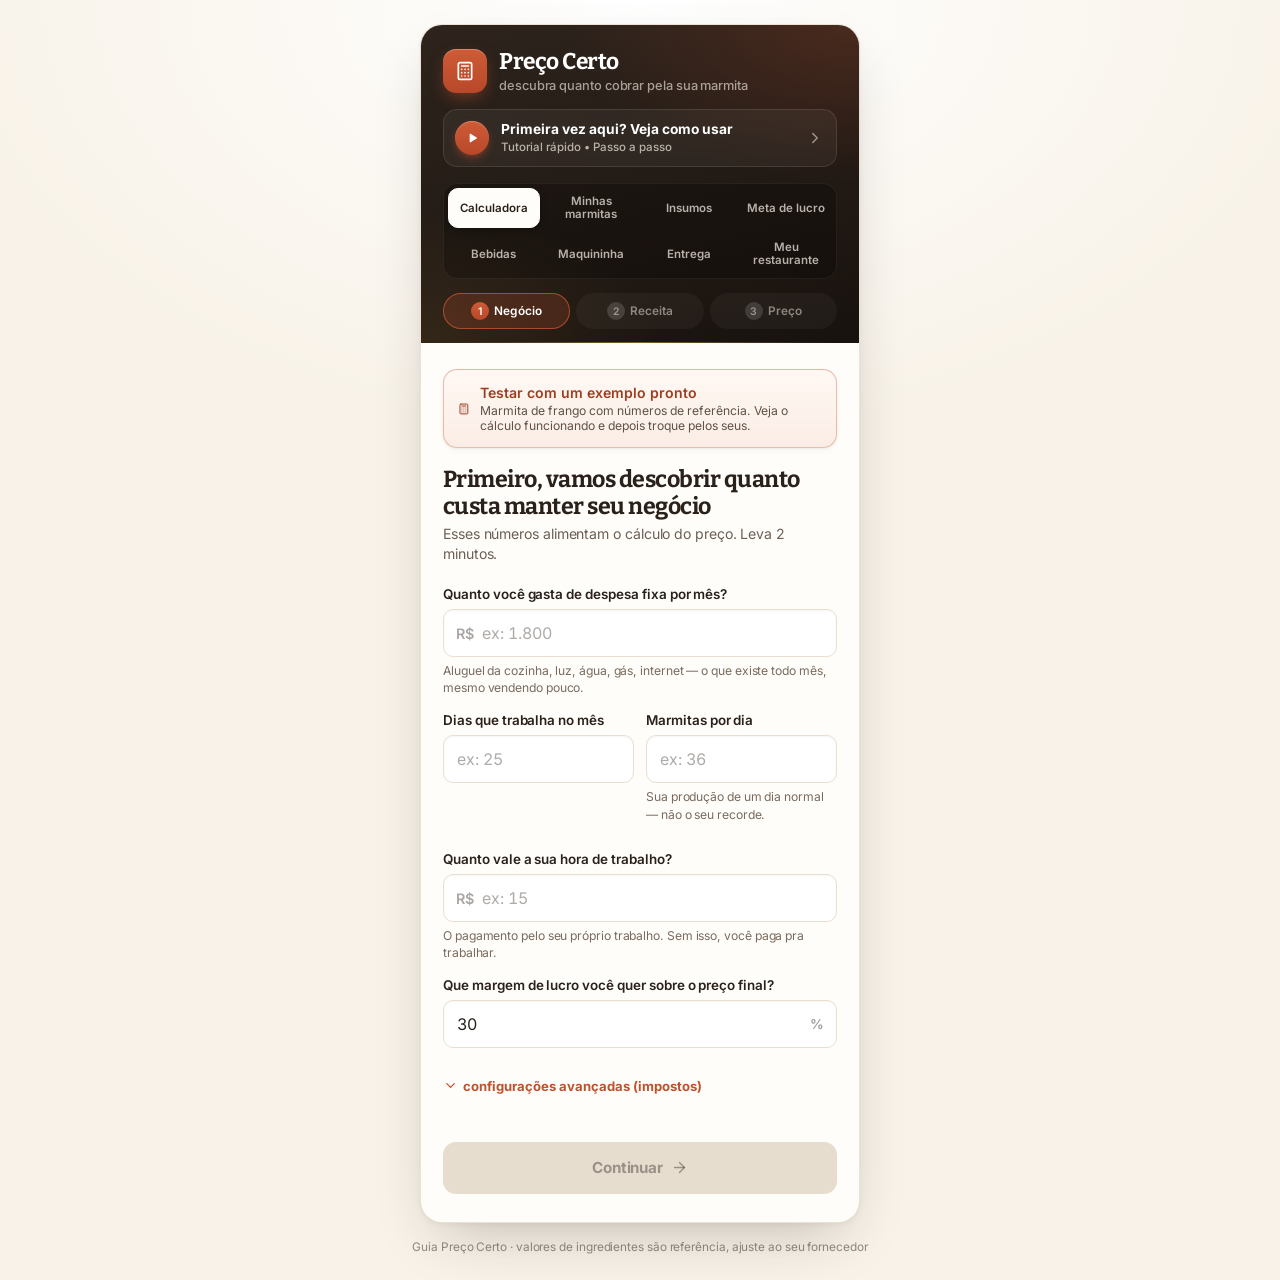
<file: appcalculadora/v3/index.html>
<!DOCTYPE html>
<html lang="pt-BR">
<head>
<meta charset="utf-8">
<meta name="viewport" content="width=device-width, initial-scale=1, viewport-fit=cover">
<title>Preço Certo — calculadora de marmita</title>
<meta name="description" content="Descubra em 1 minuto quanto cobrar por cada marmita. Sem login, sem planilha.">
<meta name="theme-color" content="#2A211B">
<meta name="robots" content="noindex">
<!-- V2 (teste): não substitui a versão no ar. Usa as mesmas chaves de localStorage, compatível nos dois sentidos. -->
<link rel="preconnect" href="https://fonts.googleapis.com">
<link rel="preconnect" href="https://fonts.gstatic.com" crossorigin>
<link href="https://fonts.googleapis.com/css2?family=Bitter:wght@600;700&family=Inter:wght@400;500;600;700&display=swap" rel="stylesheet">
<style>
.pc-app {
  /* paleta idêntica à da landing page do Preço Certo */
  --cream: #FBF6EE;
  --paper: #FFFFFF;
  --ink: #2A211B;
  --ink-2: #1A1410;
  --ink-soft: #5F5247;
  --brand: #C1502E;
  --brand-dark: #9F3D1F;
  --brand-soft: #FBEDE6;
  --accent: #3E6B4F;
  --accent-soft: #EAF1EB;
  --gold: #C98A16;
  --gold-lit: #F2B24C;
  --gold-soft: #FBF0DC;
  --danger: #9A2B1A;
  --danger-soft: #F9E9E4;
  --line: #E8DCCB;
  --muted: #5F5247;
  --sans: -apple-system, BlinkMacSystemFont, "Segoe UI", Roboto, "Helvetica Neue", Arial, sans-serif;
  --serif: "Bitter", Georgia, "Times New Roman", serif;
  --shadow: 0 2px 4px rgba(42,33,27,0.06), 0 8px 24px rgba(42,33,27,0.08);
  font-family: var(--sans);
  background: var(--cream);
  min-height: 100%;
  padding: 24px 12px;
  color: var(--ink);
  box-sizing: border-box;
}
html, body { margin: 0; padding: 0; background: #FBF6EE; color-scheme: light; }
.pc-app * { box-sizing: border-box; }
.pc-app svg { display: block; }

.pc-shell {
  max-width: 440px;
  margin: 0 auto;
  background: var(--paper);
  border-radius: 18px;
  overflow: hidden;
  box-shadow: var(--shadow);
  border: 1px solid var(--line);
}
.pc-header {
  background: linear-gradient(165deg, var(--ink), var(--ink-2));
  padding: 22px 22px 0;
}
.pc-header-top { display: flex; align-items: center; gap: 12px; margin-bottom: 18px; }
.pc-header-badge {
  flex: 0 0 auto; width: 40px; height: 40px; border-radius: 11px;
  background: var(--brand); display: flex; align-items: center; justify-content: center; color: #FFFFFF;
}
.pc-header-text h1 {
  font-family: var(--serif); font-weight: 700; font-size: 1.3rem; color: #FFFFFF;
  margin: 0; line-height: 1.15; letter-spacing: -0.01em;
}
.pc-header-text p { font-size: 0.78rem; color: rgba(246,239,230,0.72); margin: 3px 0 0; font-weight: 500; }
.pc-tabs { display: flex; gap: 2px; }
.pc-tab {
  flex: 1; text-align: center; padding: 10px 4px 12px; font-size: 0.74rem; font-weight: 600;
  letter-spacing: 0.01em; color: rgba(246,239,230,0.5);
  border-bottom: 2.5px solid rgba(255,255,255,0.12);
  transition: color 0.15s ease, border-color 0.15s ease; cursor: pointer;
  background: none; border-left: 0; border-right: 0; border-top: 0; font-family: var(--sans);
  display: flex; align-items: center; justify-content: center; gap: 5px;
}
.pc-tab .num {
  display: inline-flex; align-items: center; justify-content: center; width: 16px; height: 16px;
  border-radius: 50%; background: rgba(255,255,255,0.14); font-size: 0.65rem; flex: 0 0 auto;
}
.pc-tab.active { color: #FFFFFF; border-bottom-color: var(--brand); }
.pc-tab.active .num { background: var(--brand); }
.pc-tab.done { color: rgba(246,239,230,0.8); }
.pc-tab.done .num { background: rgba(255,255,255,0.22); }

.pc-body { padding: 22px 20px 24px; }
.pc-step-title {
  font-family: var(--serif); font-weight: 700; font-size: 1.3rem; color: var(--ink);
  margin: 0 0 4px; letter-spacing: -0.01em;
}
.pc-step-sub { font-size: 0.85rem; color: var(--muted); margin: 0 0 20px; line-height: 1.45; }
.pc-field { margin-bottom: 16px; }
.pc-label { display: block; font-size: 0.85rem; font-weight: 600; color: var(--ink); margin-bottom: 6px; }
.pc-help { font-size: 0.76rem; color: var(--muted); margin-top: 5px; line-height: 1.4; }
.pc-input-wrap { position: relative; }
.pc-prefix {
  position: absolute; left: 13px; top: 50%; transform: translateY(-50%);
  font-size: 0.9rem; font-weight: 600; color: rgba(42,33,27,0.4); pointer-events: none;
}
.pc-input {
  width: 100%; padding: 12px 13px; border-radius: 10px; border: 1.5px solid var(--line);
  font-family: var(--sans); font-size: 1rem; font-variant-numeric: tabular-nums;
  background: #fff; color: var(--ink); transition: border-color 0.15s ease, box-shadow 0.15s ease;
}
.pc-input.has-prefix { padding-left: 38px; }
.pc-input:focus { outline: none; border-color: var(--brand); box-shadow: 0 0 0 3px rgba(193,80,46,0.12); }
.pc-input.text { font-variant-numeric: normal; }
.pc-input::placeholder { color: rgba(42,33,27,0.38); }
.pc-suffix {
  position: absolute; right: 13px; top: 50%; transform: translateY(-50%);
  font-size: 0.85rem; font-weight: 600; color: rgba(42,33,27,0.45);
}
.pc-advanced-toggle {
  display: inline-flex; align-items: center; gap: 5px; font-size: 0.82rem; color: var(--brand);
  font-weight: 700; cursor: pointer; margin: 2px 0 14px; user-select: none;
  background: none; border: none; font-family: var(--sans); padding: 0;
}
.pc-advanced-toggle svg { transition: transform 0.2s ease; }
.pc-advanced-toggle.open svg { transform: rotate(180deg); }
.pc-advanced-box { background: var(--cream); border: 1px solid var(--line); border-radius: 12px; padding: 14px 14px 2px; margin-bottom: 16px; }
.pc-link-btn {
  display: inline-flex; align-items: center; gap: 6px; background: none; border: none;
  color: var(--brand); font-family: var(--sans); font-size: 0.85rem; font-weight: 700;
  cursor: pointer; padding: 10px 2px; margin-top: 2px;
}
.pc-link-btn:hover { text-decoration: underline; }
.pc-row2 { display: flex; gap: 12px; flex-wrap: wrap; }
.pc-row2 > div { flex: 1 1 130px; }
.pc-info-box {
  border: 1px solid #CBDDD0; background: var(--accent-soft); border-radius: 12px;
  padding: 12px 14px; margin-bottom: 16px; font-size: 0.85rem; color: #2E4A38; line-height: 1.45;
}
.pc-info-box strong { color: var(--accent); font-variant-numeric: tabular-nums; }
.pc-info-box:empty { display: none; }

.pc-btn {
  padding: 14px 18px; border-radius: 11px; font-family: var(--sans); font-weight: 700;
  font-size: 0.95rem; border: none; cursor: pointer;
  display: flex; align-items: center; justify-content: center; gap: 8px;
  transition: transform 0.08s ease, background 0.15s ease, box-shadow 0.08s ease;
}
/* mesmo botão "com base" da landing page */
.pc-btn-primary {
  background: var(--brand); color: #FFFFFF; flex: 1;
  box-shadow: 0 3px 0 var(--brand-dark), 0 8px 16px rgba(193,80,46,0.2);
}
.pc-btn-primary:hover { background: #CB5731; }
.pc-btn-primary:active { transform: translateY(2px); box-shadow: 0 1px 0 var(--brand-dark); }
.pc-btn-primary:disabled { background: #E0D5C6; color: rgba(42,33,27,0.4); box-shadow: none; cursor: not-allowed; transform: none; }
.pc-btn-ghost { background: transparent; color: var(--ink); border: 1.5px solid var(--line); flex: 0 0 50px; padding: 0; }
.pc-btn-ghost:hover { background: var(--cream); }
.pc-btn-ghost:active { transform: scale(0.98); }
.pc-btn-row { display: flex; gap: 10px; margin-top: 22px; }

.pc-section-label {
  font-size: 0.72rem; text-transform: uppercase; letter-spacing: 0.07em; font-weight: 700;
  color: var(--brand); margin: 22px 0 8px;
}
.pc-search-wrap { position: relative; }
.pc-search-icon { position: absolute; left: 13px; top: 50%; transform: translateY(-50%); color: rgba(42,33,27,0.38); }
.pc-search-results {
  position: absolute; top: calc(100% + 4px); left: 0; right: 0; background: #fff;
  border: 1px solid var(--line); border-radius: 11px;
  box-shadow: 0 12px 28px -10px rgba(42,33,27,0.3); max-height: 240px; overflow-y: auto; z-index: 20;
}
.pc-search-results:empty { display: none; }
.pc-search-item {
  padding: 11px 14px; display: flex; justify-content: space-between; align-items: center;
  cursor: pointer; border-bottom: 1px solid var(--line); font-size: 0.88rem; gap: 10px;
  width: 100%; background: #fff; border-left: 0; border-right: 0; border-top: 0;
  font-family: var(--sans); text-align: left; color: var(--ink);
}
.pc-search-item:last-child { border-bottom: none; }
.pc-search-item:hover { background: var(--brand-soft); }
.pc-search-item .name { font-weight: 600; }
.pc-tag {
  font-size: 0.65rem; text-transform: uppercase; letter-spacing: 0.04em; font-weight: 700;
  color: var(--accent); background: var(--accent-soft); border-radius: 6px; padding: 3px 7px; white-space: nowrap;
}

.pc-selected-box { margin-top: 10px; padding: 15px; background: var(--cream); border: 1px solid var(--line); border-radius: 13px; }
.pc-selected-box .name { font-family: var(--serif); font-weight: 600; font-size: 1rem; margin-bottom: 2px; }
.pc-subsection-label {
  display: flex; align-items: center; gap: 6px; font-size: 0.73rem; font-weight: 700;
  color: var(--brand); text-transform: uppercase; letter-spacing: 0.04em; margin: 15px 0 7px;
}
.pc-buy-row { display: flex; align-items: center; gap: 8px; flex-wrap: wrap; }
.pc-input-wrap.buy { flex: 1 1 100px; min-width: 90px; }
.pc-input.buy { padding: 10px 10px 10px 32px; font-size: 0.9rem; }
.pc-input-wrap.buy .pc-prefix { left: 10px; font-size: 0.8rem; }
.pc-buy-sep { font-size: 0.82rem; color: var(--muted); flex: 0 0 auto; }
.pc-input.buy.qty { flex: 1 1 64px; min-width: 56px; padding: 10px; font-size: 0.9rem; }
.pc-unit-plain { font-size: 0.82rem; font-weight: 600; color: var(--muted); padding: 6px 10px; }
.pc-price-confirm {
  display: flex; align-items: center; gap: 5px; font-size: 0.82rem; color: var(--accent);
  font-weight: 700; margin: 9px 0 0; font-variant-numeric: tabular-nums;
}
.pc-price-confirm.pending { color: var(--muted); font-weight: 500; }
.pc-unit-toggle { display: inline-flex; border: 1.5px solid var(--line); border-radius: 9px; overflow: hidden; flex: 0 0 auto; background: #fff; }
.pc-unit-toggle button {
  border: none; background: #fff; padding: 8px 14px; font-family: var(--sans);
  font-size: 0.82rem; font-weight: 700; color: var(--muted); cursor: pointer;
}
.pc-unit-toggle.small button { padding: 8px 11px; font-size: 0.78rem; }
.pc-unit-toggle button.active { background: var(--brand); color: #fff; }
.pc-qty-row { display: flex; gap: 8px; align-items: center; flex-wrap: wrap; }
.pc-qty-row .pc-input { flex: 1 1 140px; }
.pc-add-btn {
  background: var(--brand); color: #fff; border: none; border-radius: 10px; padding: 13px 16px;
  font-family: var(--sans); font-weight: 700; font-size: 0.9rem; cursor: pointer; width: 100%;
  margin-top: 12px; box-shadow: 0 3px 0 var(--brand-dark);
  transition: transform 0.08s ease, box-shadow 0.08s ease, background 0.15s ease;
}
.pc-add-btn:hover { background: #CB5731; }
.pc-add-btn:active { transform: translateY(2px); box-shadow: 0 1px 0 var(--brand-dark); }
.pc-add-btn:disabled { background: #E0D5C6; color: rgba(42,33,27,0.4); box-shadow: none; cursor: not-allowed; transform: none; }
.pc-ingredient-list { margin-top: 16px; }
.pc-ingredient-row {
  display: flex; justify-content: space-between; align-items: center; padding: 11px 13px;
  background: var(--cream); border: 1px solid var(--line); border-left: 3px solid var(--brand);
  border-radius: 10px; margin-bottom: 8px; gap: 10px;
}
.pc-ingredient-row .left { min-width: 0; }
.pc-ingredient-row .name { font-size: 0.88rem; font-weight: 600; }
.pc-ingredient-row .meta { display: flex; align-items: center; gap: 6px; margin-top: 3px; }
.pc-ingredient-row .meta-qty { font-size: 0.75rem; color: var(--muted); font-variant-numeric: tabular-nums; }
.pc-ingredient-row .cost { font-size: 0.9rem; font-weight: 700; white-space: nowrap; font-variant-numeric: tabular-nums; }
.pc-ingredient-row .right { display: flex; align-items: center; gap: 8px; flex: 0 0 auto; }
.pc-remove-btn { background: none; border: none; color: var(--danger); cursor: pointer; padding: 4px; display: flex; }
.pc-empty-note {
  text-align: center; padding: 20px 12px; font-size: 0.84rem; color: var(--muted);
  border: 2px dashed #C9B79C; background: #FFFDF9; border-radius: 12px; line-height: 1.45;
}
.pc-saved-list { display: flex; flex-direction: column; gap: 8px; }
.pc-saved-row {
  display: flex; justify-content: space-between; align-items: center; padding: 11px 13px;
  background: var(--cream); border: 1px solid var(--line); border-radius: 10px; gap: 10px;
}
.pc-saved-row .name { font-size: 0.88rem; font-weight: 600; }
.pc-saved-row .meta { font-size: 0.75rem; color: var(--muted); margin-top: 3px; font-variant-numeric: tabular-nums; }
.pc-saved-row .right { display: flex; align-items: center; gap: 8px; flex: 0 0 auto; }
.pc-saved-row .price { font-size: 0.9rem; font-weight: 700; white-space: nowrap; font-variant-numeric: tabular-nums; }

/* mesmo bloco de preço da seção de oferta da landing page */
.pc-hero {
  border-radius: 16px; padding: 26px 20px; text-align: center;
  background: linear-gradient(165deg, var(--ink), var(--ink-2)); margin-bottom: 22px;
}
.pc-hero .eyebrow { text-transform: uppercase; letter-spacing: 0.1em; font-size: 0.68rem; font-weight: 700; color: var(--gold-lit); }
.pc-hero .price {
  font-family: var(--serif); font-weight: 700; font-size: clamp(2.2rem, 9.5vw, 2.9rem);
  color: #fff; line-height: 1.1; margin: 8px 0 4px; letter-spacing: -0.015em; font-variant-numeric: tabular-nums;
}
.pc-hero .price .cur { font-size: 0.48em; font-weight: 600; margin-right: 3px; }
.pc-hero .sub { font-size: 0.8rem; color: rgba(221,209,196,0.85); line-height: 1.45; }

.pc-breakdown-row {
  display: flex; justify-content: space-between; padding: 9px 0; border-bottom: 1px solid var(--line);
  font-size: 0.9rem; font-variant-numeric: tabular-nums;
}
.pc-breakdown-row .lbl { color: var(--muted); font-variant-numeric: normal; }
.pc-breakdown-row.total {
  font-weight: 700; border-bottom: none; border-top: 1.5px solid var(--ink);
  margin-top: 4px; padding-top: 11px; font-size: 0.98rem;
}
.pc-breakdown-row.total .lbl { color: var(--ink); font-weight: 700; }
.pc-ref-row { display: flex; justify-content: space-between; align-items: center; padding: 11px 0; }
.pc-ref-row .lbl { display: flex; align-items: center; gap: 9px; font-size: 0.86rem; color: var(--muted); }
.pc-dot { width: 8px; height: 8px; border-radius: 50%; flex: 0 0 auto; }
.pc-dot.red { background: var(--danger); }
.pc-dot.mint { background: var(--accent); }
.pc-ref-row .val { font-weight: 700; font-size: 1rem; color: var(--ink); font-variant-numeric: tabular-nums; }

.pc-diagnostic {
  display: flex; gap: 10px; padding: 14px 15px; border-radius: 12px; font-size: 0.87rem;
  line-height: 1.5; margin-top: 14px; border: 1px solid transparent;
}
.pc-diagnostic svg { flex: 0 0 auto; margin-top: 1px; }
.pc-diagnostic.bom { background: var(--accent-soft); border-color: #CBDDD0; color: #2E4A38; }
.pc-diagnostic.atencao { background: var(--gold-soft); border-color: #EDD9AC; color: #7A5308; }
.pc-diagnostic.ruim { background: var(--danger-soft); border-color: #EFCFC5; color: var(--danger); }

.pc-footer-note { text-align: center; font-size: 0.74rem; color: rgba(42,33,27,0.45); margin-top: 16px; line-height: 1.45; padding: 0 10px; }

/* ---------- V2 ---------- */
.pc-exemplo-cta {
  display: flex; align-items: center; gap: 10px; width: 100%; margin: 0 0 18px;
  padding: 12px 14px; border-radius: 12px; border: 1.5px dashed var(--brand);
  background: var(--brand-soft); color: var(--brand-dark); font: 600 0.88rem var(--sans);
  text-align: left; cursor: pointer;
}
.pc-exemplo-cta small { display: block; font-weight: 400; color: var(--ink-soft); font-size: 0.76rem; margin-top: 2px; }
.pc-exemplo-cta:hover { background: #F8E2D7; }
.pc-exemplo-banner {
  margin: 0 0 16px; padding: 12px 14px; border-radius: 12px; background: var(--gold-soft);
  border: 1px solid #EDD9AC; color: #7A5308; font-size: 0.82rem; line-height: 1.45;
}
.pc-exemplo-banner strong { display: block; font-size: 0.86rem; margin-bottom: 2px; }
.pc-exemplo-banner .acoes { display: flex; gap: 8px; margin-top: 10px; flex-wrap: wrap; }
.pc-mini-btn {
  border: 1.5px solid currentColor; background: transparent; color: inherit; border-radius: 9px;
  padding: 7px 11px; font: 600 0.78rem var(--sans); cursor: pointer;
}
.pc-mini-btn.cheio { background: var(--brand); border-color: var(--brand); color: #fff; }
.pc-mini-btn:disabled { opacity: .45; cursor: default; }
.pc-saved-row { flex-wrap: wrap; }
.pc-saved-acoes { display: flex; gap: 6px; width: 100%; margin-top: 8px; color: var(--brand-dark); }
.pc-saved-acoes .pc-mini-btn { padding: 5px 10px; font-size: 0.74rem; }
.pc-saved-aviso { width: 100%; font-size: 0.72rem; color: var(--muted); margin-top: 6px; }
.pc-editando {
  margin: 0 0 14px; padding: 9px 12px; border-radius: 10px; background: var(--accent-soft);
  color: #2E4A38; font-size: 0.8rem;
}
.pc-edit-btn {
  border: 0; background: transparent; color: var(--brand-dark); font: 600 0.74rem var(--sans);
  cursor: pointer; padding: 6px 4px; text-decoration: underline;
}
.pc-hero .arred { font-size: 0.74rem; opacity: .8; margin-top: 4px; }
.pc-ficha-acoes { display: grid; grid-template-columns: 1fr 1fr 1fr; gap: 8px; margin: 10px 0 4px; }
.pc-ficha-acoes button {
  display: flex; flex-direction: column; align-items: center; gap: 4px; padding: 11px 6px;
  border-radius: 11px; border: 1.5px solid var(--line); background: var(--paper); color: var(--ink);
  font: 600 0.76rem var(--sans); cursor: pointer;
}
.pc-ficha-acoes button.wpp { border-color: #25D366; color: #128C4A; }
.pc-ficha-acoes button:hover { background: var(--cream); }
.pc-semaforo {
  display: flex; gap: 12px; align-items: flex-start; margin-top: 12px; padding: 14px;
  border-radius: 12px; border: 1px solid var(--line); background: var(--paper);
}
.pc-semaforo .luzes {
  display: flex; flex-direction: column; gap: 5px; padding: 6px 5px; border-radius: 999px;
  background: #2A211B; flex: 0 0 auto;
}
.pc-semaforo .luz { width: 14px; height: 14px; border-radius: 50%; opacity: .22; }
.pc-semaforo .luz.r { background: #E5533D; } .pc-semaforo .luz.a { background: #F2B24C; } .pc-semaforo .luz.v { background: #4CB571; }
.pc-semaforo .luz.on { opacity: 1; }
.pc-semaforo .luz.r.on { box-shadow: 0 0 10px #E5533D; } .pc-semaforo .luz.a.on { box-shadow: 0 0 10px #F2B24C; } .pc-semaforo .luz.v.on { box-shadow: 0 0 10px #4CB571; }
.pc-semaforo .txt strong { display: block; font-size: 0.92rem; margin-bottom: 3px; }
.pc-semaforo .txt { font-size: 0.83rem; line-height: 1.45; }
.pc-semaforo.ruim { background: var(--danger-soft); border-color: #EFCFC5; color: var(--danger); }
.pc-semaforo.atencao { background: var(--gold-soft); border-color: #EDD9AC; color: #7A5308; }
.pc-semaforo.bom { background: var(--accent-soft); border-color: #CBDDD0; color: #2E4A38; }
.pc-toast {
  position: fixed; left: 50%; bottom: 24px; transform: translateX(-50%); background: var(--ink); color: #fff;
  padding: 10px 16px; border-radius: 10px; font-size: 0.84rem; z-index: 60; box-shadow: var(--shadow);
}
.pc-video-erro { padding: 18px; text-align: center; color: #fff; font-size: 0.86rem; }
.pc-video-erro a { color: var(--gold-lit); font-weight: 600; }
/* ---------- V2: ferramentas ---------- */
/* todas as ferramentas visíveis de uma vez (2 linhas de 3), sem rolagem escondida */
.pc-nav { display: grid; grid-template-columns: repeat(3, 1fr); gap: 6px; margin: 14px 0 0; padding: 0 0 12px; }
.pc-chip {
  padding: 7px 6px; text-align: center; border-radius: 999px; border: 1px solid rgba(255,255,255,0.18);
  background: rgba(255,255,255,0.06); color: rgba(246,239,230,0.85); font: 600 0.76rem var(--sans);
  cursor: pointer; white-space: nowrap;
}
.pc-chip.active { background: var(--brand); border-color: var(--brand); color: #fff; }
.pc-header-badge img { width: 100%; height: 100%; object-fit: cover; border-radius: inherit; display: block; }
.pc-header-badge.com-logo { background: #fff; }
.pc-res {
  border-radius: 14px; padding: 16px; margin: 14px 0; background: linear-gradient(165deg, var(--ink), var(--ink-2)); color: #fff;
}
.pc-res .eyebrow { text-transform: uppercase; letter-spacing: 0.1em; font-size: 0.66rem; font-weight: 700; color: var(--gold-lit); }
.pc-res .grande { font-family: var(--serif); font-weight: 700; font-size: 2rem; line-height: 1.15; margin: 6px 0 2px; font-variant-numeric: tabular-nums; }
.pc-res .det { font-size: 0.8rem; color: rgba(221,209,196,0.9); line-height: 1.5; }
.pc-res .det strong { color: #fff; }
.pc-tabela { width: 100%; border-collapse: collapse; font-size: 0.84rem; margin: 6px 0 4px; font-variant-numeric: tabular-nums; }
.pc-tabela th { text-align: left; font-size: 0.7rem; text-transform: uppercase; letter-spacing: .05em; color: var(--muted); font-weight: 700; padding: 6px 4px; border-bottom: 1.5px solid var(--line); }
.pc-tabela td { padding: 9px 4px; border-bottom: 1px solid var(--line); }
.pc-tabela .n { text-align: right; white-space: nowrap; }
.pc-tabela tr.destaque td { background: var(--brand-soft); font-weight: 700; }
.pc-ref {
  margin: 16px 0 0; padding: 11px 13px; border-radius: 11px; background: var(--cream); border: 1px solid var(--line);
  font-size: 0.74rem; color: var(--ink-soft); line-height: 1.5;
}
.pc-ref strong { color: var(--ink); }
.pc-aviso { margin: 12px 0; padding: 11px 13px; border-radius: 11px; font-size: 0.8rem; line-height: 1.45; background: var(--gold-soft); border: 1px solid #EDD9AC; color: #7A5308; }
.pc-aviso.ruim { background: var(--danger-soft); border-color: #EFCFC5; color: var(--danger); }
.pc-aviso.bom { background: var(--accent-soft); border-color: #CBDDD0; color: #2E4A38; }
.pc-seg { display: flex; border: 1.5px solid var(--line); border-radius: 10px; overflow: hidden; margin-bottom: 16px; }
.pc-seg button { flex: 1; padding: 10px 6px; border: 0; background: #fff; font: 600 0.8rem var(--sans); color: var(--ink-soft); cursor: pointer; }
.pc-seg button.active { background: var(--ink); color: #fff; }
.pc-seg4 button { padding: 10px 2px; font-size: 0.74rem; }
.pc-row4 { display: grid; grid-template-columns: 1fr 1fr; gap: 0 12px; }
.pc-presets { display: flex; flex-wrap: wrap; gap: 6px; margin: 0 0 14px; color: var(--brand-dark); }
.pc-logo-prev { display: flex; align-items: center; gap: 12px; padding: 14px; border-radius: 14px; background: linear-gradient(165deg, var(--ink), var(--ink-2)); color: #fff; margin: 4px 0 16px; }
.pc-logo-prev .badge { width: 52px; height: 52px; border-radius: 13px; background: var(--brand); display: flex; align-items: center; justify-content: center; overflow: hidden; flex: 0 0 auto; }
.pc-logo-prev .badge img { width: 100%; height: 100%; object-fit: cover; }
.pc-logo-prev .nm { font-family: var(--serif); font-weight: 700; font-size: 1.1rem; }
.pc-logo-prev .sb { font-size: 0.74rem; opacity: .7; }
.pc-file { display: block; width: 100%; padding: 12px; border: 1.5px dashed var(--line); border-radius: 10px; background: #fff; font: 0.84rem var(--sans); }
#pcFichaPrint .marca { display: flex; align-items: center; gap: 10pt; margin-bottom: 8pt; }
#pcFichaPrint .marca img { width: 48pt; height: 48pt; object-fit: cover; border-radius: 8pt; }
#pcFichaPrint .marca span { font-size: 14pt; font-weight: 700; }
#pcFichaPrint { display: none; }
@media print {
  body.imprimindo .pc-app { display: none !important; }
  body.imprimindo #pcFichaPrint { display: block; font-family: var(--sans); color: #000; padding: 10mm; }
  #pcFichaPrint h1 { font-size: 20pt; margin: 0 0 4pt; }
  #pcFichaPrint table { width: 100%; border-collapse: collapse; margin: 10pt 0; font-size: 11pt; }
  #pcFichaPrint th, #pcFichaPrint td { border-bottom: 1px solid #999; padding: 5pt 4pt; text-align: left; }
  #pcFichaPrint td.n, #pcFichaPrint th.n { text-align: right; }
  #pcFichaPrint .resumo { font-size: 12pt; margin-top: 8pt; }
}
@media (max-width: 380px) {
  .pc-body { padding: 18px 16px 20px; }
  .pc-header { padding: 18px 16px 0; }
}
@media (prefers-reduced-motion: reduce) { .pc-app * { transition: none !important; } }

/* ---------------- tutorial em vídeo (botão no cabeçalho + modal) ---------------- */
.pc-tutorial-btn {
  display: flex; align-items: center; gap: 12px; width: 100%;
  margin: -2px 0 16px; padding: 10px 12px 10px 10px;
  background: #3A2C22; border: 1px solid rgba(193,80,46,0.75); border-radius: 12px;
  color: #FFFFFF; font-family: var(--sans); text-align: left; cursor: pointer;
  transition: background 0.15s ease, border-color 0.15s ease;
  -webkit-tap-highlight-color: transparent;
}
.pc-tutorial-btn:hover { background: #45352A; border-color: var(--brand); }
.pc-tutorial-btn:focus-visible { outline: 2px solid var(--gold-lit); outline-offset: 2px; }
.pc-tutorial-play {
  flex: 0 0 auto; width: 34px; height: 34px; border-radius: 50%;
  background: var(--brand); color: #FFFFFF; box-shadow: 0 2px 0 var(--brand-dark);
  display: flex; align-items: center; justify-content: center;
}
.pc-tutorial-texto { display: flex; flex-direction: column; gap: 2px; min-width: 0; }
.pc-tutorial-titulo { font-size: 0.86rem; font-weight: 700; line-height: 1.25; text-wrap: balance; }
.pc-tutorial-sub { font-size: 0.72rem; font-weight: 500; line-height: 1.3; color: rgba(246,239,230,0.7); }
.pc-tutorial-seta { margin-left: auto; flex: 0 0 auto; color: rgba(246,239,230,0.55); }
/* brilho laranja suave, só na primeira visita (2 ciclos de 1s, sem loop infinito) */
.pc-tutorial-btn.destaque { animation: pc-tutorial-brilho 1s ease-in-out 2; }
@keyframes pc-tutorial-brilho {
  0%, 100% { box-shadow: 0 0 0 0 rgba(193,80,46,0); }
  50% { box-shadow: 0 0 0 4px rgba(193,80,46,0.32), 0 0 18px 2px rgba(242,140,76,0.45); border-color: #E06A42; }
}

.pc-modal {
  position: fixed; inset: 0; z-index: 1000;
  display: flex; align-items: center; justify-content: center;
  padding: max(12px, env(safe-area-inset-top)) max(12px, env(safe-area-inset-right))
           max(12px, env(safe-area-inset-bottom)) max(12px, env(safe-area-inset-left));
}
.pc-modal[hidden] { display: none; }
.pc-modal-fundo { position: absolute; inset: 0; background: rgba(26,20,16,0.74); }
.pc-modal-caixa {
  position: relative; width: min(760px, 100%); max-height: 100%;
  overflow-y: auto; overscroll-behavior: contain;
  background: linear-gradient(165deg, var(--ink), var(--ink-2)); color: #FFFFFF;
  border: 1px solid rgba(193,80,46,0.45); border-radius: 18px;
  padding: 18px 18px 20px; box-shadow: 0 24px 60px rgba(0,0,0,0.45);
}
.pc-modal-caixa:focus { outline: none; }
.pc-modal-topo { display: flex; align-items: flex-start; gap: 12px; margin-bottom: 14px; }
.pc-modal-titulo { font-family: var(--serif); font-weight: 700; font-size: 1.2rem; line-height: 1.2; margin: 0; color: #FFFFFF; }
.pc-modal-sub { font-size: 0.82rem; line-height: 1.4; margin: 4px 0 0; color: rgba(246,239,230,0.75); }
.pc-modal-fechar {
  margin-left: auto; flex: 0 0 auto; width: 40px; height: 40px; border-radius: 10px;
  border: 1px solid rgba(255,255,255,0.18); background: rgba(255,255,255,0.06); color: #FFFFFF;
  display: flex; align-items: center; justify-content: center; cursor: pointer; padding: 0;
}
.pc-modal-fechar:hover { background: rgba(255,255,255,0.12); }
.pc-modal-fechar:focus-visible { outline: 2px solid var(--gold-lit); outline-offset: 2px; }
/* proporção inicial no style da moldura (tutorial atual é vertical 9:16);
   o script ajusta para a proporção real do vídeo — sem cortar nada */
.pc-video-moldura {
  --pc-video-max-h: calc(100vh - 190px);
  aspect-ratio: var(--pc-video-proporcao);
  width: min(100%, calc(var(--pc-video-max-h) * var(--pc-video-proporcao)));
  margin: 0 auto; background: #000000; border-radius: 12px; overflow: hidden;
}
@supports (height: 100dvh) { .pc-video-moldura { --pc-video-max-h: calc(100dvh - 190px); } }
.pc-video-moldura video { display: block; width: 100%; height: 100%; object-fit: contain; background: #000000; }
.pc-modal.abrindo .pc-modal-caixa { animation: pc-modal-entra 0.22s ease-out; }
@keyframes pc-modal-entra { from { opacity: 0; transform: translateY(12px) scale(0.98); } to { opacity: 1; transform: none; } }
@media (prefers-reduced-motion: reduce) {
  .pc-tutorial-btn.destaque, .pc-modal.abrindo .pc-modal-caixa { animation: none; }
}

/* =====================================================================
   V2 · camada premium (só visual; mesma paleta, mesma Bitter, mesmas classes)
   ===================================================================== */
.pc-app {
  --cream: #F8F2E8;
  --paper: #FFFDF9;
  --line: #E9DFD0;
  --line-2: #F1E9DD;
  --brand-grad: linear-gradient(180deg, #CF5B36 0%, #B8482A 100%);
  --ink-grad: radial-gradient(120% 90% at 100% 0%, rgba(193,80,46,0.22) 0%, rgba(193,80,46,0) 55%),
              radial-gradient(90% 70% at 0% 100%, rgba(242,178,76,0.10) 0%, rgba(242,178,76,0) 60%),
              linear-gradient(165deg, #2E241D 0%, #18120E 100%);
  --sans: "Inter", -apple-system, BlinkMacSystemFont, "Segoe UI", Roboto, Arial, sans-serif;
  --r-sm: 10px; --r-md: 14px; --r-lg: 18px; --r-xl: 22px;
  --shadow-1: 0 1px 2px rgba(42,33,27,0.05), 0 2px 6px rgba(42,33,27,0.04);
  --shadow-2: 0 1px 2px rgba(42,33,27,0.06), 0 10px 30px -8px rgba(42,33,27,0.16);
  --shadow: 0 2px 4px rgba(42,33,27,0.04), 0 24px 60px -20px rgba(42,33,27,0.28);
  --ease: cubic-bezier(.2,.7,.2,1);
  background:
    radial-gradient(80% 50% at 50% 0%, #FFFFFF 0%, rgba(255,255,255,0) 70%),
    var(--cream);
  -webkit-font-smoothing: antialiased;
  letter-spacing: -0.005em;
}
html, body { background: #F8F2E8; }

/* casca */
.pc-shell { border-radius: var(--r-xl); border: 1px solid rgba(233,223,208,0.9); background: var(--paper); }

/* cabeçalho */
.pc-header { background: var(--ink-grad); position: relative; padding-top: 24px; }
.pc-header::after {
  content: ""; position: absolute; left: 22px; right: 22px; bottom: 0; height: 1px;
  background: linear-gradient(90deg, rgba(242,178,76,0), rgba(242,178,76,0.45), rgba(242,178,76,0));
}
.pc-header-badge {
  width: 44px; height: 44px; border-radius: 13px; background: var(--brand-grad);
  box-shadow: inset 0 1px 0 rgba(255,255,255,0.25), 0 6px 16px -4px rgba(193,80,46,0.6);
}
.pc-header-text h1 { font-size: 1.42rem; letter-spacing: -0.02em; }
.pc-header-text p { color: rgba(246,239,230,0.62); font-size: 0.8rem; }

.pc-tutorial-btn {
  background: rgba(255,255,255,0.05); border: 1px solid rgba(255,255,255,0.10);
  border-radius: var(--r-md); padding: 11px 12px 11px 11px;
  -webkit-backdrop-filter: blur(6px); backdrop-filter: blur(6px);
  transition: background .2s var(--ease), border-color .2s var(--ease), transform .12s var(--ease);
}
.pc-tutorial-btn:hover { background: rgba(255,255,255,0.09); border-color: rgba(242,178,76,0.45); }
.pc-tutorial-btn:active { transform: scale(0.99); }
.pc-tutorial-play { background: var(--brand-grad); box-shadow: inset 0 1px 0 rgba(255,255,255,0.25), 0 4px 10px -2px rgba(193,80,46,0.6); }

/* atalhos: grade de 3 × 2 com alvo de toque de 44 px */
.pc-nav { gap: 6px; padding: 4px; margin: 14px 0 14px; background: rgba(0,0,0,0.22);
  border: 1px solid rgba(255,255,255,0.06); border-radius: var(--r-md); }
.pc-chip {
  min-height: 40px; border-radius: 10px; border: 1px solid transparent; background: transparent;
  color: rgba(246,239,230,0.72); font: 600 0.76rem var(--sans); letter-spacing: 0;
  transition: background .18s var(--ease), color .18s var(--ease), transform .12s var(--ease);
}
.pc-chip:hover { background: rgba(255,255,255,0.07); color: #fff; }
.pc-chip:active { transform: scale(0.97); }
.pc-chip.active {
  background: var(--paper); border-color: var(--paper); color: var(--ink);
  box-shadow: 0 2px 8px -2px rgba(0,0,0,0.45);
}

/* passos da calculadora */
.pc-tabs { gap: 6px; padding-bottom: 14px; }
.pc-tab {
  border-bottom: 0; border-radius: 999px; padding: 8px 4px; min-height: 36px;
  color: rgba(246,239,230,0.5); background: rgba(255,255,255,0.04);
  transition: background .18s var(--ease), color .18s var(--ease);
}
.pc-tab.active { color: #fff; background: rgba(193,80,46,0.22); box-shadow: inset 0 0 0 1px rgba(207,91,54,0.7); }
.pc-tab.done { color: rgba(246,239,230,0.82); }
.pc-tab .num { width: 18px; height: 18px; }
.pc-tab.active .num { background: var(--brand-grad); }
.pc-tab.done .num { background: rgba(62,107,79,0.9); }

/* corpo e tipografia */
.pc-body { padding: 26px 22px 28px; }
.pc-step-title { font-size: 1.45rem; letter-spacing: -0.022em; line-height: 1.15; }
.pc-step-sub { font-size: 0.88rem; color: #6D5F53; margin-bottom: 22px; }
.pc-label { font-size: 0.84rem; letter-spacing: -0.003em; margin-bottom: 7px; }
.pc-help { color: #7A6B5E; }
.pc-section-label, .pc-subsection-label {
  color: var(--brand-dark); letter-spacing: 0.09em; font-size: 0.7rem;
  display: flex; align-items: center; gap: 8px;
}
.pc-section-label::after { content: ""; flex: 1; height: 1px; background: var(--line); }

/* campos */
.pc-input {
  min-height: 48px; border-radius: var(--r-sm); border: 1px solid var(--line); background: #fff;
  box-shadow: inset 0 1px 2px rgba(42,33,27,0.04);
  transition: border-color .18s var(--ease), box-shadow .18s var(--ease), background .18s var(--ease);
}
.pc-input:hover { border-color: #D9CBB6; }
.pc-input:focus { border-color: var(--brand); box-shadow: 0 0 0 4px rgba(193,80,46,0.12); }
.pc-input.buy, .pc-input.buy.qty { min-height: 44px; }
select.pc-input {
  -webkit-appearance: none; appearance: none; padding-right: 38px;
  background: #fff url("data:image/svg+xml,%3Csvg xmlns='http://www.w3.org/2000/svg' width='12' height='12' viewBox='0 0 24 24' fill='none' stroke='%239F3D1F' stroke-width='2.5' stroke-linecap='round' stroke-linejoin='round'%3E%3Cpath d='m6 9 6 6 6-6'/%3E%3C/svg%3E") no-repeat right 14px center;
}

/* botões: mesmo "degrau" da landing, com acabamento */
.pc-btn { min-height: 52px; border-radius: 13px; letter-spacing: -0.005em; transition: transform .1s var(--ease), box-shadow .1s var(--ease), filter .18s var(--ease); }
.pc-btn-primary, .pc-add-btn {
  background: var(--brand-grad);
  box-shadow: inset 0 1px 0 rgba(255,255,255,0.22), 0 3px 0 var(--brand-dark), 0 10px 22px -6px rgba(193,80,46,0.5);
}
.pc-btn-primary:hover, .pc-add-btn:hover { background: var(--brand-grad); filter: brightness(1.05); transform: translateY(-1px); }
.pc-btn-primary:active, .pc-add-btn:active { transform: translateY(2px); box-shadow: inset 0 1px 0 rgba(255,255,255,0.18), 0 1px 0 var(--brand-dark); filter: none; }
.pc-btn-primary:disabled, .pc-add-btn:disabled { background: #E7DDCF; filter: none; box-shadow: none; transform: none; }
.pc-add-btn { min-height: 48px; border-radius: 12px; }
.pc-btn-ghost { background: var(--paper); border: 1px solid var(--line); box-shadow: var(--shadow-1); flex-basis: 52px; }
.pc-btn-ghost:hover { background: #fff; border-color: #D9CBB6; }
.pc-mini-btn { min-height: 36px; border-radius: 10px; border-width: 1px; transition: background .15s var(--ease), transform .1s var(--ease); }
.pc-mini-btn:hover { background: rgba(193,80,46,0.07); }
.pc-mini-btn:active { transform: scale(0.97); }
.pc-mini-btn.cheio { background: var(--brand-grad); box-shadow: inset 0 1px 0 rgba(255,255,255,0.2); }
.pc-link-btn { min-height: 44px; }
.pc-advanced-toggle { min-height: 40px; }

/* superfícies: cartões claros com borda fina e sombra baixa */
.pc-advanced-box, .pc-selected-box, .pc-ref {
  background: var(--paper); border: 1px solid var(--line); border-radius: var(--r-md); box-shadow: var(--shadow-1);
}
.pc-ingredient-row, .pc-saved-row {
  background: var(--paper); border: 1px solid var(--line); border-radius: 12px; box-shadow: var(--shadow-1);
  padding: 13px 14px; transition: border-color .18s var(--ease), box-shadow .18s var(--ease);
}
.pc-ingredient-row { border-left: 1px solid var(--line); position: relative; overflow: hidden; }
.pc-ingredient-row::before { content: ""; position: absolute; left: 0; top: 10px; bottom: 10px; width: 3px; border-radius: 0 3px 3px 0; background: var(--brand-grad); }
.pc-ingredient-row:hover, .pc-saved-row:hover { border-color: #DCCDB8; box-shadow: var(--shadow-2); }
.pc-saved-row .name, .pc-ingredient-row .name { font-weight: 650; letter-spacing: -0.008em; }
.pc-saved-row .price, .pc-ingredient-row .cost { font-family: var(--serif); font-weight: 700; font-size: 0.98rem; color: var(--ink); }
.pc-empty-note { border: 1.5px dashed #D8C8B0; background: var(--cream); border-radius: var(--r-md); }
.pc-info-box { border-radius: var(--r-md); }

/* busca */
.pc-search-results { border-radius: var(--r-md); box-shadow: 0 18px 40px -12px rgba(42,33,27,0.35); }
.pc-search-item { min-height: 46px; }
.pc-tag { border-radius: 999px; padding: 3px 9px; }

/* alternadores */
.pc-unit-toggle, .pc-seg { border: 1px solid var(--line); background: var(--cream); padding: 3px; border-radius: 12px; gap: 3px; }
.pc-unit-toggle button, .pc-seg button {
  background: transparent; border-radius: 9px; min-height: 36px;
  transition: background .18s var(--ease), color .18s var(--ease), box-shadow .18s var(--ease);
}
.pc-seg button { min-height: 40px; }
.pc-unit-toggle button.active, .pc-seg button.active {
  background: var(--paper); color: var(--ink); box-shadow: 0 1px 2px rgba(42,33,27,0.10), 0 2px 8px -2px rgba(42,33,27,0.18);
}
.pc-unit-toggle button.active { color: var(--brand-dark); }

/* bloco de preço e resultados escuros */
.pc-hero, .pc-res, .pc-logo-prev {
  background: var(--ink-grad); position: relative; overflow: hidden;
  border: 1px solid rgba(255,255,255,0.06);
  box-shadow: inset 0 1px 0 rgba(255,255,255,0.06), 0 18px 40px -18px rgba(26,20,16,0.6);
}
.pc-hero { border-radius: var(--r-lg); padding: 30px 20px 26px; }
.pc-hero::before, .pc-res::before {
  content: ""; position: absolute; left: 50%; top: 0; width: 60%; height: 1px; transform: translateX(-50%);
  background: linear-gradient(90deg, rgba(242,178,76,0), rgba(242,178,76,0.7), rgba(242,178,76,0));
}
.pc-res::before { left: 16px; width: 40%; transform: none; }
.pc-hero .eyebrow, .pc-res .eyebrow { letter-spacing: 0.16em; font-size: 0.66rem; }
.pc-hero .price { font-size: clamp(2.6rem, 11vw, 3.3rem); letter-spacing: -0.03em; margin: 10px 0 6px; }
.pc-hero .price .cur { color: var(--gold-lit); font-weight: 600; }
.pc-res { border-radius: var(--r-lg); padding: 18px 18px 16px; }
.pc-res .grande { letter-spacing: -0.025em; }

.pc-breakdown-row { border-bottom-color: var(--line-2); padding: 11px 0; }
.pc-breakdown-row.total { border-top: 1px solid var(--ink); }
.pc-breakdown-row.total span:last-child { font-family: var(--serif); font-size: 1.08rem; }

/* semáforo e avisos */
.pc-semaforo, .pc-diagnostic, .pc-aviso, .pc-exemplo-banner { border-radius: var(--r-md); }
.pc-semaforo { padding: 15px; box-shadow: var(--shadow-1); }
.pc-semaforo .luzes { background: linear-gradient(180deg, #2E241D, #15100C); box-shadow: inset 0 1px 0 rgba(255,255,255,0.08), 0 4px 10px -4px rgba(0,0,0,0.5); padding: 7px 6px; gap: 6px; }
.pc-semaforo .txt strong { font-family: var(--serif); font-size: 1rem; letter-spacing: -0.01em; }

/* ficha técnica */
.pc-ficha-acoes button {
  min-height: 64px; border-radius: 13px; border: 1px solid var(--line); background: var(--paper);
  box-shadow: var(--shadow-1); transition: transform .12s var(--ease), box-shadow .18s var(--ease), border-color .18s var(--ease);
}
.pc-ficha-acoes button:hover { transform: translateY(-2px); box-shadow: var(--shadow-2); background: #fff; }
.pc-ficha-acoes button:active { transform: translateY(0); }
.pc-ficha-acoes button.wpp { border-color: rgba(37,211,102,0.55); background: linear-gradient(180deg, #FFFFFF, #F2FBF5); }

/* tabelas */
.pc-tabela th { font-size: 0.66rem; letter-spacing: 0.08em; border-bottom: 1px solid var(--line); }
.pc-tabela td { border-bottom-color: var(--line-2); padding: 10px 4px; }
.pc-tabela tr.destaque td { background: var(--brand-soft); }
.pc-tabela tr.destaque td:first-child { border-radius: 8px 0 0 8px; }
.pc-tabela tr.destaque td:last-child { border-radius: 0 8px 8px 0; }

/* exemplo */
.pc-exemplo-cta {
  border: 1px solid rgba(193,80,46,0.35); background: linear-gradient(180deg, #FFF8F3, var(--brand-soft));
  border-radius: var(--r-md); padding: 14px; box-shadow: var(--shadow-1);
  transition: transform .12s var(--ease), box-shadow .18s var(--ease);
}
.pc-exemplo-cta:hover { background: linear-gradient(180deg, #FFF8F3, #F8E2D7); transform: translateY(-1px); box-shadow: var(--shadow-2); }

.pc-file { border-radius: var(--r-md); min-height: 48px; }
.pc-logo-prev { border-radius: var(--r-lg); }
.pc-logo-prev .badge { background: var(--brand-grad); }
.pc-toast { border-radius: 12px; background: #1E1712; box-shadow: 0 12px 30px -8px rgba(0,0,0,0.45); }
.pc-footer-note { color: rgba(42,33,27,0.5); }

/* foco visível igual em tudo */
.pc-app button:focus-visible, .pc-app a:focus-visible { outline: 2px solid var(--brand); outline-offset: 2px; }
.pc-header button:focus-visible { outline-color: var(--gold-lit); }

/* V3: preço do insumo recalcula as marmitas guardadas */
.pc-nav { grid-template-columns: repeat(4, minmax(0, 1fr)); }
.pc-chip { line-height: 1.15; padding: 4px 3px; white-space: normal; min-width: 0; font-size: 0.72rem; }
.pc-impacto {
  margin: 0 0 16px; padding: 14px; border-radius: var(--r-md); background: var(--paper);
  border: 1px solid var(--line); border-left: 4px solid var(--brand); box-shadow: var(--shadow-1);
  font-size: 0.84rem; line-height: 1.45;
}
.pc-impacto .topo { display: flex; justify-content: space-between; gap: 8px; align-items: flex-start; }
.pc-impacto .topo strong { font-family: var(--serif); font-size: 0.98rem; letter-spacing: -0.01em; }
.pc-impacto .topo button { color: var(--muted); }
.pc-impacto p { margin: 4px 0 6px; color: var(--ink-soft); }
.pc-impacto .linha {
  display: flex; flex-wrap: wrap; justify-content: space-between; align-items: center; gap: 6px 10px;
  padding: 10px 0; border-top: 1px solid var(--line);
}
.pc-impacto .nome { font-weight: 650; }
.pc-impacto .meta { font-size: 0.75rem; color: var(--muted); font-variant-numeric: tabular-nums; }
.pc-impacto .aviso { font-size: 0.75rem; color: var(--danger); margin-top: 3px; }
.pc-impacto .right { display: flex; align-items: center; gap: 8px; flex: 0 0 auto; margin-left: auto; color: var(--brand-dark); }
.pc-impacto .de { text-decoration: line-through; color: var(--muted); font-size: 0.78rem; white-space: nowrap; }
.pc-impacto .price { font-family: var(--serif); font-weight: 700; white-space: nowrap; color: var(--ink); font-variant-numeric: tabular-nums; }
.pc-impacto .price.sobe { color: var(--danger); }
.pc-impacto .price.desce { color: var(--accent); }
.pc-impacto .acoes { display: flex; gap: 8px; margin-top: 6px; padding-top: 10px; border-top: 1px solid var(--line); color: var(--brand-dark); }
.pc-insumo-form { width: 100%; margin-top: 4px; padding-top: 12px; border-top: 1px dashed var(--line); }
.pc-insumo-form .acoes { display: flex; gap: 8px; margin-top: 10px; color: var(--brand-dark); flex-wrap: wrap; }
.pc-link-insumos { display: block; margin: 8px 0 10px; font-size: 0.78rem; text-align: left; }
/* V3: tela Minhas marmitas */
.pc-ver-todas { display: block; width: 100%; margin-top: 10px; color: var(--brand-dark); min-height: 40px; }
.pc-preco-rotulo { font-size: 0.68rem; color: var(--muted); text-transform: uppercase; letter-spacing: 0.06em; }
.pc-situacao {
  display: inline-block; margin-left: 4px; padding: 1px 7px; border-radius: 999px;
  font-size: 0.68rem; font-weight: 650; vertical-align: 1px; white-space: nowrap;
}
.pc-situacao.bom { background: var(--accent-soft); color: #2E4A38; }
.pc-situacao.atencao { background: var(--gold-soft); color: #7A5308; }
.pc-situacao.ruim { background: var(--danger-soft); color: var(--danger); }
.pc-info-box .pc-situacao-txt { color: var(--danger); font-weight: 650; }

@media (max-width: 380px) {
  .pc-body { padding: 20px 16px 22px; }
  .pc-chip { font-size: 0.72rem; }
}
</style>
</head>
<body>
<div class="pc-app">
  <div class="pc-shell">
    <div class="pc-header">
      <div class="pc-header-top">
        <div class="pc-header-badge" id="pcBadge"></div>
        <div class="pc-header-text">
          <h1>Preço Certo</h1>
          <p>descubra quanto cobrar pela sua marmita</p>
        </div>
      </div>
      <button type="button" class="pc-tutorial-btn" id="pcTutorialBtn" aria-haspopup="dialog" aria-controls="pcTutorial" aria-expanded="false">
        <span class="pc-tutorial-play" aria-hidden="true">
          <svg xmlns="http://www.w3.org/2000/svg" width="14" height="14" viewBox="0 0 24 24" fill="currentColor"><path d="M8 5.5v13a1 1 0 0 0 1.52.85l10.4-6.5a1 1 0 0 0 0-1.7L9.52 4.65A1 1 0 0 0 8 5.5z"/></svg>
        </span>
        <span class="pc-tutorial-texto">
          <span class="pc-tutorial-titulo">Primeira vez aqui? Veja como usar</span>
          <span class="pc-tutorial-sub">Tutorial rápido • Passo a passo</span>
        </span>
        <svg class="pc-tutorial-seta" xmlns="http://www.w3.org/2000/svg" width="18" height="18" viewBox="0 0 24 24" fill="none" stroke="currentColor" stroke-width="2" stroke-linecap="round" stroke-linejoin="round" aria-hidden="true"><path d="m9 18 6-6-6-6"/></svg>
      </button>
      <nav class="pc-nav" id="pcNav" aria-label="Ferramentas"></nav>
      <div class="pc-tabs" id="pcTabs"></div>
    </div>
    <div class="pc-body" id="pcBody"></div>
  </div>
  <div class="pc-footer-note">
    Guia Preço Certo · valores de ingredientes são referência, ajuste ao seu fornecedor
  </div>

  <div class="pc-modal" id="pcTutorial" hidden>
    <div class="pc-modal-fundo"></div>
    <div class="pc-modal-caixa" id="pcTutorialCaixa" tabindex="-1" role="dialog" aria-modal="true" aria-labelledby="pcTutorialTitulo" aria-describedby="pcTutorialSub">
      <div class="pc-modal-topo">
        <div>
          <h2 class="pc-modal-titulo" id="pcTutorialTitulo">Aprenda a usar o Preço Certo</h2>
          <p class="pc-modal-sub" id="pcTutorialSub">Veja como utilizar sua calculadora passo a passo.</p>
        </div>
        <button type="button" class="pc-modal-fechar" id="pcTutorialFechar" aria-label="Fechar tutorial">
          <svg xmlns="http://www.w3.org/2000/svg" width="20" height="20" viewBox="0 0 24 24" fill="none" stroke="currentColor" stroke-width="2" stroke-linecap="round" stroke-linejoin="round" aria-hidden="true"><path d="M18 6 6 18"/><path d="m6 6 12 12"/></svg>
        </button>
      </div>
      <div class="pc-video-moldura" id="pcTutorialMoldura" style="--pc-video-proporcao: 0.5625">
        <video id="pcTutorialVideo" controls preload="none" playsinline data-capa="../videos/tutorial-capa.jpg">
          <source src="videos/tutorial-leve.mp4" type="video/mp4">
          <source src="../videos/tutorial.mp4" type="video/mp4">
          <a href="../videos/tutorial.mp4" target="_blank" rel="noopener">Abrir o tutorial em vídeo</a>
        </video>
        <div class="pc-video-erro" id="pcTutorialErro" hidden>
          O vídeo não abriu aqui. <a href="../videos/tutorial.mp4" target="_blank" rel="noopener">Toque para abrir em outra aba</a>.
        </div>
      </div>
    </div>
  </div>
</div>

<script>
"use strict";

var INGREDIENTES = [{"n":"Abacate","c":"Frutas","u":"g","uc":"kg","f":1000,"pg":7.9,"ap":0.7},{"n":"Abacaxi","c":"Frutas","u":"un","uc":"unidade","f":1,"pg":5.9,"ap":0.5},{"n":"Abóbora Cabotiá","c":"Legumes","u":"g","uc":"kg","f":1000,"pg":5.9,"ap":0.75},{"n":"Abóbora Japonesa","c":"Legumes","u":"g","uc":"kg","f":1000,"pg":5.9,"ap":0.75},{"n":"Abóbora Moranga","c":"Legumes","u":"g","uc":"kg","f":1000,"pg":4.9,"ap":0.7},{"n":"Abobrinha","c":"Legumes","u":"g","uc":"kg","f":1000,"pg":6.9,"ap":0.9},{"n":"Abobrinha Italiana","c":"Legumes","u":"g","uc":"kg","f":1000,"pg":6.9,"ap":0.9},{"n":"Abobrinha Menina","c":"Legumes","u":"g","uc":"kg","f":1000,"pg":5.9,"ap":0.9},{"n":"Açaí (polpa)","c":"Congelados","u":"g","uc":"pacote 400g","f":400,"pg":18.9,"ap":1},{"n":"Acelga","c":"Verduras","u":"un","uc":"unidade","f":1,"pg":5.9,"ap":1},{"n":"Acém","c":"Proteína","u":"g","uc":"kg","f":1000,"pg":27.9,"ap":0.9},{"n":"Acerola","c":"Frutas","u":"g","uc":"kg","f":1000,"pg":12.9,"ap":0.9},{"n":"Aceto Balsâmico","c":"Molhos","u":"ml","uc":"garrafa 250ml","f":250,"pg":24.9,"ap":1},{"n":"Achocolatado em Pó","c":"Bebidas","u":"g","uc":"pacote 400g","f":400,"pg":12.9,"ap":1},{"n":"Açúcar Cristal","c":"Outros","u":"g","uc":"pacote 1kg","f":1000,"pg":4.9,"ap":1},{"n":"Açúcar de Confeiteiro","c":"Panificação","u":"g","uc":"pacote 500g","f":500,"pg":6.9,"ap":1},{"n":"Açúcar Demerara","c":"Outros","u":"g","uc":"pacote 1kg","f":1000,"pg":12.9,"ap":1},{"n":"Açúcar Mascavo","c":"Outros","u":"g","uc":"pacote 1kg","f":1000,"pg":9.9,"ap":1},{"n":"Açúcar Refinado","c":"Outros","u":"g","uc":"pacote 1kg","f":1000,"pg":5.5,"ap":1},{"n":"Adoçante Líquido","c":"Outros","u":"ml","uc":"garrafa 100ml","f":100,"pg":12.9,"ap":1},{"n":"Agrião","c":"Verduras","u":"un","uc":"maço","f":1,"pg":3.9,"ap":0.75},{"n":"Água com Gás","c":"Outros","u":"ml","uc":"garrafa 500ml","f":500,"pg":3.5,"ap":1},{"n":"Água de Coco (caixa)","c":"Bebidas","u":"ml","uc":"garrafa 1 litro","f":1000,"pg":7.9,"ap":1},{"n":"Água de Coco Verde","c":"Frutas","u":"un","uc":"unidade","f":1,"pg":4.9,"ap":1},{"n":"Água Mineral","c":"Bebidas","u":"ml","uc":"garrafa 1 litro","f":1000,"pg":2.5,"ap":1},{"n":"Alcaparra","c":"Enlatados","u":"g","uc":"vidro 100g","f":100,"pg":18.9,"ap":1},{"n":"Alcatra","c":"Proteína","u":"g","uc":"kg","f":1000,"pg":44.9,"ap":0.9},{"n":"Alecrim Fresco","c":"Verduras","u":"un","uc":"maço","f":1,"pg":4.9,"ap":0.75},{"n":"Alecrim Seco","c":"Temperos","u":"g","uc":"pacote 50g","f":50,"pg":5.9,"ap":1},{"n":"Alface Americana","c":"Verduras","u":"un","uc":"unidade","f":1,"pg":5.9,"ap":0.75},{"n":"Alface Crespa","c":"Verduras","u":"un","uc":"unidade","f":1,"pg":3.9,"ap":1},{"n":"Alface Lisa","c":"Verduras","u":"un","uc":"unidade","f":1,"pg":3.9,"ap":0.75},{"n":"Alface Roxa","c":"Verduras","u":"un","uc":"unidade","f":1,"pg":4.9,"ap":0.75},{"n":"Alho","c":"Temperos","u":"g","uc":"kg","f":1000,"pg":24.9,"ap":1},{"n":"Alho em Pó","c":"Temperos","u":"g","uc":"pacote 100g","f":100,"pg":9.9,"ap":1},{"n":"Alho Granulado","c":"Temperos","u":"g","uc":"pacote 100g","f":100,"pg":10.9,"ap":1},{"n":"Alho-poró","c":"Legumes","u":"g","uc":"kg","f":1000,"pg":9.9,"ap":0.7},{"n":"Almeirão","c":"Verduras","u":"un","uc":"maço","f":1,"pg":4.9,"ap":0.75},{"n":"Almeirão Roxo","c":"Verduras","u":"un","uc":"maço","f":1,"pg":5.9,"ap":0.75},{"n":"Almôndega Congelada","c":"Congelados","u":"g","uc":"pacote 1kg","f":1000,"pg":24.9,"ap":1},{"n":"Ameixa","c":"Frutas","u":"g","uc":"kg","f":1000,"pg":14.9,"ap":0.9},{"n":"Ameixa Seca","c":"Frutas","u":"g","uc":"pacote 500g","f":500,"pg":24.9,"ap":0.75},{"n":"Amêndoas Laminadas","c":"Acompanhamentos","u":"g","uc":"pacote 500g","f":500,"pg":59.9,"ap":1},{"n":"Amendoim sem Pele","c":"Acompanhamentos","u":"g","uc":"pacote 500g","f":500,"pg":14.9,"ap":1},{"n":"Amendoim Torrado","c":"Acompanhamentos","u":"g","uc":"pacote 500g","f":500,"pg":12.9,"ap":1},{"n":"Amido de Milho","c":"Farináceos","u":"g","uc":"pacote 500g","f":500,"pg":8.9,"ap":1},{"n":"Amido para Pudim (mistura)","c":"Panificação","u":"g","uc":"pacote 50g","f":50,"pg":3.9,"ap":1},{"n":"Apresuntado","c":"Proteína","u":"g","uc":"kg","f":1000,"pg":16.9,"ap":0.9},{"n":"Arroz Arbóreo","c":"Grãos","u":"g","uc":"pacote 500g","f":500,"pg":18.9,"ap":1},{"n":"Arroz Basmati","c":"Grãos","u":"g","uc":"pacote 500g","f":500,"pg":24.9,"ap":1},{"n":"Arroz Branco","c":"Grãos","u":"g","uc":"pacote 5kg","f":5000,"pg":24.9,"ap":1},{"n":"Arroz Cateto","c":"Grãos","u":"g","uc":"pacote 1kg","f":1000,"pg":12.9,"ap":1},{"n":"Arroz Integral","c":"Grãos","u":"g","uc":"pacote 1kg","f":1000,"pg":8.9,"ap":1},{"n":"Arroz Japonês","c":"Grãos","u":"g","uc":"pacote 1kg","f":1000,"pg":15.9,"ap":1},{"n":"Arroz Negro","c":"Grãos","u":"g","uc":"pacote 500g","f":500,"pg":22.9,"ap":1},{"n":"Arroz Parboilizado","c":"Grãos","u":"g","uc":"pacote 5kg","f":5000,"pg":26.9,"ap":1},{"n":"Asa de Frango","c":"Proteína","u":"g","uc":"kg","f":1000,"pg":15.9,"ap":0.8},{"n":"Aspargos em Conserva","c":"Enlatados","u":"g","uc":"vidro 300g","f":300,"pg":18.9,"ap":1},{"n":"Atum em Lata","c":"Enlatados","u":"g","uc":"lata 170g","f":170,"pg":8.9,"ap":1},{"n":"Atum Fresco","c":"Proteína","u":"g","uc":"kg","f":1000,"pg":59.9,"ap":0.95},{"n":"Aveia em Flocos","c":"Farináceos","u":"g","uc":"pacote 500g","f":500,"pg":7.9,"ap":1},{"n":"Azeite de Dendê","c":"Óleos","u":"ml","uc":"garrafa 500ml","f":500,"pg":14.9,"ap":1},{"n":"Azeite de Oliva","c":"Óleos","u":"ml","uc":"garrafa 500ml","f":500,"pg":24.9,"ap":1},{"n":"Azeite Extra Virgem","c":"Óleos","u":"ml","uc":"garrafa 500ml","f":500,"pg":34.9,"ap":1},{"n":"Azeitona Fatiada","c":"Acompanhamentos","u":"g","uc":"vidro 200g","f":200,"pg":12.9,"ap":1},{"n":"Azeitona Preta","c":"Enlatados","u":"g","uc":"vidro 200g","f":200,"pg":13.9,"ap":1},{"n":"Azeitona Verde","c":"Enlatados","u":"g","uc":"vidro 200g","f":200,"pg":12.9,"ap":1},{"n":"Bacalhau Dessalgado","c":"Proteína","u":"g","uc":"kg","f":1000,"pg":54.9,"ap":0.95},{"n":"Bacon em Cubos","c":"Proteína","u":"g","uc":"kg","f":1000,"pg":32.9,"ap":1},{"n":"Bacon em Fatias","c":"Proteína","u":"g","uc":"kg","f":1000,"pg":34.9,"ap":0.9},{"n":"Banana","c":"Frutas","u":"g","uc":"kg","f":1000,"pg":5.9,"ap":0.65},{"n":"Banana da Terra","c":"Frutas","u":"g","uc":"kg","f":1000,"pg":6.9,"ap":0.6},{"n":"Banana Nanica","c":"Frutas","u":"g","uc":"kg","f":1000,"pg":5.5,"ap":0.65},{"n":"Banana Passa","c":"Frutas","u":"g","uc":"pacote 500g","f":500,"pg":22.9,"ap":0.75},{"n":"Banana Prata","c":"Frutas","u":"g","uc":"kg","f":1000,"pg":5.9,"ap":0.65},{"n":"Banha de Porco","c":"Óleos","u":"g","uc":"pote 500g","f":500,"pg":12.9,"ap":1},{"n":"Batata","c":"Legumes","u":"g","uc":"kg","f":1000,"pg":5.9,"ap":0.9},{"n":"Batata Baroa (Mandioquinha)","c":"Legumes","u":"g","uc":"kg","f":1000,"pg":12.9,"ap":0.8},{"n":"Batata Inglesa","c":"Legumes","u":"g","uc":"kg","f":1000,"pg":5.9,"ap":0.85},{"n":"Batata Palha","c":"Acompanhamentos","u":"g","uc":"pacote 400g","f":400,"pg":12.9,"ap":1},{"n":"Batata Palito Congelada","c":"Congelados","u":"g","uc":"pacote 2kg","f":2000,"pg":24.9,"ap":1},{"n":"Batata Pré-frita Congelada","c":"Congelados","u":"g","uc":"pacote 2kg","f":2000,"pg":29.9,"ap":1},{"n":"Batata-doce","c":"Legumes","u":"g","uc":"kg","f":1000,"pg":6.9,"ap":0.85},{"n":"Bebida Láctea","c":"Laticínios","u":"ml","uc":"garrafa 1 litro","f":1000,"pg":4.9,"ap":1},{"n":"Berinjela","c":"Legumes","u":"g","uc":"kg","f":1000,"pg":8.9,"ap":0.9},{"n":"Beterraba","c":"Legumes","u":"g","uc":"kg","f":1000,"pg":5.9,"ap":0.85},{"n":"Bicarbonato Culinário","c":"Outros","u":"g","uc":"pacote 200g","f":200,"pg":5.9,"ap":1},{"n":"Bicarbonato de Sódio","c":"Temperos","u":"g","uc":"pacote 100g","f":100,"pg":5.9,"ap":1},{"n":"Bife de Fígado Bovino","c":"Proteína","u":"g","uc":"kg","f":1000,"pg":22.9,"ap":0.9},{"n":"Bisteca Suína","c":"Proteína","u":"g","uc":"kg","f":1000,"pg":21.9,"ap":0.92},{"n":"Blanquet de Peru","c":"Proteína","u":"g","uc":"kg","f":1000,"pg":22.9,"ap":0.9},{"n":"Brócolis","c":"Verduras","u":"un","uc":"unidade","f":1,"pg":5.9,"ap":1},{"n":"Brócolis Congelado","c":"Congelados","u":"g","uc":"pacote 1kg","f":1000,"pg":16.9,"ap":1},{"n":"Brócolis Ninja","c":"Legumes","u":"un","uc":"unidade","f":1,"pg":9.9,"ap":0.7},{"n":"Broto de Alfafa","c":"Verduras","u":"g","uc":"pacote 200g","f":200,"pg":7.9,"ap":0.75},{"n":"Broto de Feijão","c":"Verduras","u":"g","uc":"pacote 200g","f":200,"pg":6.9,"ap":0.75},{"n":"Cação em Posta","c":"Proteína","u":"g","uc":"kg","f":1000,"pg":32.9,"ap":0.9},{"n":"Cacau em Pó","c":"Panificação","u":"g","uc":"pacote 200g","f":200,"pg":18.9,"ap":1},{"n":"Café em Pó","c":"Bebidas","u":"g","uc":"pacote 500g","f":500,"pg":16.9,"ap":1},{"n":"Caju","c":"Frutas","u":"g","uc":"kg","f":1000,"pg":9.9,"ap":0.6},{"n":"Calabresa Defumada","c":"Proteína","u":"g","uc":"kg","f":1000,"pg":24.9,"ap":1},{"n":"Caldo de Carne (pó)","c":"Temperos","u":"g","uc":"pacote 100g","f":100,"pg":7.9,"ap":1},{"n":"Caldo de Carne em Cubos","c":"Temperos","u":"g","uc":"caixa 114g","f":114,"pg":4.5,"ap":1},{"n":"Caldo de Galinha (pó)","c":"Temperos","u":"g","uc":"pacote 100g","f":100,"pg":7.9,"ap":1},{"n":"Caldo de Galinha em Cubos","c":"Temperos","u":"g","uc":"caixa 114g","f":114,"pg":4.5,"ap":1},{"n":"Caldo de Legumes (pó)","c":"Temperos","u":"g","uc":"pacote 100g","f":100,"pg":8.9,"ap":1},{"n":"Camarão Congelado","c":"Congelados","u":"g","uc":"pacote 1kg","f":1000,"pg":59.9,"ap":1},{"n":"Camarão Limpo","c":"Proteína","u":"g","uc":"kg","f":1000,"pg":64.9,"ap":0.9},{"n":"Canela em Pau","c":"Temperos","u":"g","uc":"pacote 30g","f":30,"pg":7.9,"ap":1},{"n":"Canela em Pó","c":"Temperos","u":"g","uc":"pacote 50g","f":50,"pg":6.9,"ap":1},{"n":"Canjica","c":"Grãos","u":"g","uc":"pacote 1kg","f":1000,"pg":7.9,"ap":1},{"n":"Canjiquinha","c":"Grãos","u":"g","uc":"pacote 500g","f":500,"pg":6.9,"ap":1},{"n":"Capeletti","c":"Massas","u":"g","uc":"pacote 500g","f":500,"pg":16.9,"ap":1},{"n":"Caqui","c":"Frutas","u":"g","uc":"kg","f":1000,"pg":9.9,"ap":0.85},{"n":"Cará","c":"Legumes","u":"g","uc":"kg","f":1000,"pg":7.9,"ap":0.8},{"n":"Carne Moída (acém)","c":"Proteína","u":"g","uc":"kg","f":1000,"pg":29.9,"ap":1},{"n":"Carne Moída (patinho)","c":"Proteína","u":"g","uc":"kg","f":1000,"pg":32.9,"ap":1},{"n":"Carne Moída de Segunda","c":"Proteína","u":"g","uc":"kg","f":1000,"pg":24.9,"ap":1},{"n":"Carne para Panela (músculo)","c":"Proteína","u":"g","uc":"kg","f":1000,"pg":28.9,"ap":1},{"n":"Carne Seca","c":"Proteína","u":"g","uc":"kg","f":1000,"pg":49.9,"ap":0.85},{"n":"Castanha de Caju","c":"Acompanhamentos","u":"g","uc":"pacote 500g","f":500,"pg":59.9,"ap":1},{"n":"Castanha do Pará","c":"Acompanhamentos","u":"g","uc":"pacote 500g","f":500,"pg":54.9,"ap":1},{"n":"Catalonha","c":"Verduras","u":"un","uc":"maço","f":1,"pg":4.9,"ap":0.75},{"n":"Catupiry","c":"Laticínios","u":"g","uc":"pote 200g","f":200,"pg":16.9,"ap":1},{"n":"Cebola","c":"Legumes","u":"g","uc":"kg","f":1000,"pg":5.5,"ap":0.9},{"n":"Cebola Crispy","c":"Acompanhamentos","u":"g","uc":"pacote 200g","f":200,"pg":18.9,"ap":1},{"n":"Cebola em Pó","c":"Temperos","u":"g","uc":"pacote 100g","f":100,"pg":9.9,"ap":1},{"n":"Cebola Roxa","c":"Legumes","u":"g","uc":"kg","f":1000,"pg":7.9,"ap":0.9},{"n":"Cebolinha","c":"Verduras","u":"un","uc":"maço","f":1,"pg":2.5,"ap":0.75},{"n":"Cebolinha Desidratada","c":"Temperos","u":"g","uc":"pacote 30g","f":30,"pg":6.9,"ap":1},{"n":"Cenoura","c":"Legumes","u":"g","uc":"kg","f":1000,"pg":4.9,"ap":0.9},{"n":"Cereal em Flocos","c":"Acompanhamentos","u":"g","uc":"pacote 300g","f":300,"pg":12.9,"ap":1},{"n":"Cerveja para Cozinha","c":"Bebidas","u":"ml","uc":"lata 350ml","f":350,"pg":5.9,"ap":1},{"n":"Chá Gelado","c":"Bebidas","u":"ml","uc":"garrafa 1 litro","f":1000,"pg":7.9,"ap":1},{"n":"Champignon em Conserva","c":"Enlatados","u":"g","uc":"vidro 200g","f":200,"pg":9.9,"ap":1},{"n":"Charque","c":"Proteína","u":"g","uc":"kg","f":1000,"pg":44.9,"ap":0.85},{"n":"Chia","c":"Temperos","u":"g","uc":"pacote 200g","f":200,"pg":14.9,"ap":1},{"n":"Chicória","c":"Verduras","u":"un","uc":"unidade","f":1,"pg":4.9,"ap":0.75},{"n":"Chimichurri","c":"Temperos","u":"g","uc":"pacote 80g","f":80,"pg":12.9,"ap":1},{"n":"Chocolate em Pó","c":"Panificação","u":"g","uc":"pacote 200g","f":200,"pg":12.9,"ap":1},{"n":"Chocolate Granulado","c":"Panificação","u":"g","uc":"pacote 130g","f":130,"pg":9.9,"ap":1},{"n":"Chuchu","c":"Legumes","u":"g","uc":"kg","f":1000,"pg":5.5,"ap":0.9},{"n":"Clara de Ovo Pasteurizada","c":"Proteína","u":"ml","uc":"garrafa 1 litro","f":1000,"pg":19.9,"ap":0.9},{"n":"Coco em Flocos","c":"Panificação","u":"g","uc":"pacote 100g","f":100,"pg":12.9,"ap":1},{"n":"Coco Ralado","c":"Frutas","u":"g","uc":"pacote 500g","f":500,"pg":12.9,"ap":0.75},{"n":"Coco Seco","c":"Frutas","u":"un","uc":"unidade","f":1,"pg":6.9,"ap":0.4},{"n":"Coentro","c":"Verduras","u":"un","uc":"maço","f":1,"pg":2.5,"ap":0.75},{"n":"Coentro em Grão","c":"Temperos","u":"g","uc":"pacote 50g","f":50,"pg":7.9,"ap":1},{"n":"Cogumelo Paris","c":"Legumes","u":"g","uc":"kg","f":1000,"pg":34.9,"ap":0.95},{"n":"Cogumelo Shimeji","c":"Legumes","u":"g","uc":"kg","f":1000,"pg":44.9,"ap":0.95},{"n":"Cogumelo Shitake","c":"Legumes","u":"g","uc":"kg","f":1000,"pg":49.9,"ap":0.95},{"n":"Colorau","c":"Temperos","u":"g","uc":"pote 500g","f":500,"pg":6.9,"ap":1},{"n":"Colorau (Urucum)","c":"Temperos","u":"g","uc":"pacote 100g","f":100,"pg":4.9,"ap":1},{"n":"Colorífico","c":"Temperos","u":"g","uc":"pacote 100g","f":100,"pg":4.9,"ap":1},{"n":"Cominho em Grão","c":"Temperos","u":"g","uc":"pacote 50g","f":50,"pg":7.9,"ap":1},{"n":"Cominho em Pó","c":"Temperos","u":"g","uc":"pote 100g","f":100,"pg":6.9,"ap":1},{"n":"Contrafilé","c":"Proteína","u":"g","uc":"kg","f":1000,"pg":39.9,"ap":0.9},{"n":"Copa Lombo Suíno","c":"Proteína","u":"g","uc":"kg","f":1000,"pg":27.9,"ap":0.9},{"n":"Coração de Frango","c":"Proteína","u":"g","uc":"kg","f":1000,"pg":19.9,"ap":0.9},{"n":"Costela Bovina","c":"Proteína","u":"g","uc":"kg","f":1000,"pg":32.9,"ap":0.7},{"n":"Costela Suína","c":"Proteína","u":"g","uc":"kg","f":1000,"pg":24.9,"ap":0.78},{"n":"Costelinha Suína","c":"Proteína","u":"g","uc":"kg","f":1000,"pg":23.9,"ap":0.8},{"n":"Couve","c":"Verduras","u":"un","uc":"maço","f":1,"pg":3.9,"ap":1},{"n":"Couve Manteiga","c":"Verduras","u":"un","uc":"maço","f":1,"pg":3.9,"ap":0.75},{"n":"Couve-flor","c":"Legumes","u":"un","uc":"unidade","f":1,"pg":7.9,"ap":0.7},{"n":"Couve-flor Congelada","c":"Congelados","u":"g","uc":"pacote 1kg","f":1000,"pg":15.9,"ap":1},{"n":"Coxa de Frango","c":"Proteína","u":"g","uc":"kg","f":1000,"pg":13.9,"ap":0.85},{"n":"Coxa e Sobrecoxa de Frango","c":"Proteína","u":"g","uc":"kg","f":1000,"pg":12.9,"ap":0.75},{"n":"Coxa e Sobrecoxa Desossada","c":"Proteína","u":"g","uc":"kg","f":1000,"pg":19.9,"ap":0.9},{"n":"Coxão Duro","c":"Proteína","u":"g","uc":"kg","f":1000,"pg":39.9,"ap":0.9},{"n":"Coxão Mole","c":"Proteína","u":"g","uc":"kg","f":1000,"pg":36.9,"ap":0.95},{"n":"Coxinha Congelada","c":"Congelados","u":"g","uc":"pacote 1kg","f":1000,"pg":26.9,"ap":1},{"n":"Coxinha da Asa","c":"Proteína","u":"g","uc":"kg","f":1000,"pg":18.9,"ap":0.85},{"n":"Cranberry Seco","c":"Frutas","u":"g","uc":"pacote 500g","f":500,"pg":34.9,"ap":0.75},{"n":"Cravo da Índia","c":"Temperos","u":"g","uc":"pacote 30g","f":30,"pg":7.9,"ap":1},{"n":"Cream Cheese","c":"Laticínios","u":"g","uc":"pote 150g","f":150,"pg":12.9,"ap":1},{"n":"Creme de Leite","c":"Laticínios","u":"g","uc":"caixa 200g","f":200,"pg":3.9,"ap":1},{"n":"Creme de Leite (lata)","c":"Enlatados","u":"g","uc":"lata 300g","f":300,"pg":4.9,"ap":1},{"n":"Croutons","c":"Panificação","u":"g","uc":"pacote 150g","f":150,"pg":9.9,"ap":1},{"n":"Cupim","c":"Proteína","u":"g","uc":"kg","f":1000,"pg":44.9,"ap":0.8},{"n":"Cúrcuma (Açafrão da Terra)","c":"Temperos","u":"g","uc":"pacote 100g","f":100,"pg":9.9,"ap":1},{"n":"Curry","c":"Temperos","u":"g","uc":"pacote 50g","f":50,"pg":8.9,"ap":1},{"n":"Cuscuz Marroquino","c":"Grãos","u":"g","uc":"pacote 500g","f":500,"pg":12.9,"ap":1},{"n":"Damasco Seco","c":"Frutas","u":"g","uc":"pacote 500g","f":500,"pg":34.9,"ap":0.75},{"n":"Doce de Leite","c":"Laticínios","u":"g","uc":"pote 400g","f":400,"pg":14.9,"ap":1},{"n":"Empanado de Frango","c":"Congelados","u":"g","uc":"pacote 1kg","f":1000,"pg":26.9,"ap":1},{"n":"Endívia","c":"Verduras","u":"un","uc":"unidade","f":1,"pg":7.9,"ap":0.75},{"n":"Erva-doce","c":"Temperos","u":"g","uc":"pacote 50g","f":50,"pg":6.9,"ap":1},{"n":"Ervilha Congelada","c":"Congelados","u":"g","uc":"pacote 1kg","f":1000,"pg":12.9,"ap":1},{"n":"Ervilha em Conserva","c":"Enlatados","u":"g","uc":"lata 200g","f":200,"pg":4.5,"ap":1},{"n":"Ervilha Fresca","c":"Legumes","u":"g","uc":"kg","f":1000,"pg":12.9,"ap":0.5},{"n":"Ervilha Seca","c":"Grãos","u":"g","uc":"pacote 500g","f":500,"pg":9.9,"ap":1},{"n":"Escarola","c":"Verduras","u":"un","uc":"maço","f":1,"pg":4.9,"ap":1},{"n":"Espaguete Integral","c":"Massas","u":"g","uc":"pacote 500g","f":500,"pg":6.9,"ap":1},{"n":"Espinafre","c":"Verduras","u":"un","uc":"maço","f":1,"pg":4.9,"ap":1},{"n":"Espinafre Congelado","c":"Congelados","u":"g","uc":"pacote 1kg","f":1000,"pg":13.9,"ap":1},{"n":"Essência de Baunilha","c":"Temperos","u":"ml","uc":"garrafa 30ml","f":30,"pg":9.9,"ap":1},{"n":"Extrato de Tomate","c":"Molhos","u":"g","uc":"lata 340g","f":340,"pg":4.9,"ap":1},{"n":"Extrato de Tomate (bisnaga)","c":"Molhos","u":"g","uc":"bisnaga 300g","f":300,"pg":5.9,"ap":1},{"n":"Farinha de Arroz","c":"Farináceos","u":"g","uc":"pacote 500g","f":500,"pg":9.9,"ap":1},{"n":"Farinha de Coco","c":"Farináceos","u":"g","uc":"pacote 500g","f":500,"pg":18.9,"ap":1},{"n":"Farinha de Grão de Bico","c":"Farináceos","u":"g","uc":"pacote 500g","f":500,"pg":16.9,"ap":1},{"n":"Farinha de Linhaça","c":"Farináceos","u":"g","uc":"pacote 500g","f":500,"pg":12.9,"ap":1},{"n":"Farinha de Mandioca","c":"Farináceos","u":"g","uc":"pacote 1kg","f":1000,"pg":7.9,"ap":1},{"n":"Farinha de Milho","c":"Farináceos","u":"g","uc":"pacote 1kg","f":1000,"pg":6.9,"ap":1},{"n":"Farinha de Rosca","c":"Farináceos","u":"g","uc":"pacote 500g","f":500,"pg":7.9,"ap":1},{"n":"Farinha de Trigo","c":"Farináceos","u":"g","uc":"pacote 1kg","f":1000,"pg":5.9,"ap":1},{"n":"Farinha de Trigo com Fermento","c":"Farináceos","u":"g","uc":"pacote 1kg","f":1000,"pg":6.9,"ap":1},{"n":"Farinha de Trigo Integral","c":"Farináceos","u":"g","uc":"pacote 1kg","f":1000,"pg":7.9,"ap":1},{"n":"Farinha Láctea","c":"Panificação","u":"g","uc":"pacote 400g","f":400,"pg":9.9,"ap":1},{"n":"Farinha Panko","c":"Farináceos","u":"g","uc":"pacote 500g","f":500,"pg":14.9,"ap":1},{"n":"Farofa Pronta","c":"Farináceos","u":"g","uc":"pacote 500g","f":500,"pg":9.9,"ap":1},{"n":"Farofa Temperada","c":"Farináceos","u":"g","uc":"pacote 500g","f":500,"pg":10.9,"ap":1},{"n":"Feijão Branco","c":"Grãos","u":"g","uc":"pacote 500g","f":500,"pg":8.9,"ap":1},{"n":"Feijão Carioca","c":"Grãos","u":"g","uc":"pacote 1kg","f":1000,"pg":8.9,"ap":1},{"n":"Feijão Fradinho","c":"Grãos","u":"g","uc":"pacote 1kg","f":1000,"pg":11.9,"ap":1},{"n":"Feijão Preto","c":"Grãos","u":"g","uc":"pacote 1kg","f":1000,"pg":9.9,"ap":1},{"n":"Feijão Rajado","c":"Grãos","u":"g","uc":"pacote 1kg","f":1000,"pg":12.9,"ap":1},{"n":"Feijão Vermelho","c":"Grãos","u":"g","uc":"pacote 1kg","f":1000,"pg":13.9,"ap":1},{"n":"Fermento Biológico Seco","c":"Temperos","u":"g","uc":"pacote 100g","f":100,"pg":9.9,"ap":1},{"n":"Fermento Químico","c":"Temperos","u":"g","uc":"pacote 100g","f":100,"pg":7.9,"ap":1},{"n":"Fígado de Frango","c":"Proteína","u":"g","uc":"kg","f":1000,"pg":13.9,"ap":0.9},{"n":"Figo","c":"Frutas","u":"g","uc":"kg","f":1000,"pg":24.9,"ap":0.9},{"n":"Filé de Merluza","c":"Proteína","u":"g","uc":"kg","f":1000,"pg":27.9,"ap":0.95},{"n":"Filé de Panga","c":"Proteína","u":"g","uc":"kg","f":1000,"pg":24.9,"ap":1},{"n":"Filé de Peito de Frango","c":"Proteína","u":"g","uc":"kg","f":1000,"pg":22.9,"ap":0.9},{"n":"Filé de Peixe Congelado","c":"Congelados","u":"g","uc":"pacote 1kg","f":1000,"pg":34.9,"ap":1},{"n":"Filé de Pescada","c":"Proteína","u":"g","uc":"kg","f":1000,"pg":26.9,"ap":1},{"n":"Filé de Saint Peter","c":"Proteína","u":"g","uc":"kg","f":1000,"pg":39.9,"ap":1},{"n":"Filé de Sassami","c":"Proteína","u":"g","uc":"kg","f":1000,"pg":21.9,"ap":0.9},{"n":"Filé de Tilápia","c":"Proteína","u":"g","uc":"kg","f":1000,"pg":29.9,"ap":1},{"n":"Flocão de Milho (Cuscuz)","c":"Acompanhamentos","u":"g","uc":"pacote 500g","f":500,"pg":5.9,"ap":1},{"n":"Folha de Louro","c":"Temperos","u":"g","uc":"pote 10g","f":10,"pg":3.9,"ap":1},{"n":"Folha de Mostarda","c":"Verduras","u":"un","uc":"maço","f":1,"pg":3.9,"ap":0.75},{"n":"Fraldinha","c":"Proteína","u":"g","uc":"kg","f":1000,"pg":49.9,"ap":0.9},{"n":"Frango a Passarinho","c":"Proteína","u":"g","uc":"kg","f":1000,"pg":14.9,"ap":0.8},{"n":"Frango Empanado Congelado","c":"Congelados","u":"g","uc":"pacote 1kg","f":1000,"pg":24.9,"ap":1},{"n":"Frango Inteiro","c":"Proteína","u":"g","uc":"kg","f":1000,"pg":12.9,"ap":0.75},{"n":"Frango Moído","c":"Proteína","u":"g","uc":"kg","f":1000,"pg":18.9,"ap":1},{"n":"Fubá","c":"Farináceos","u":"g","uc":"pacote 1kg","f":1000,"pg":5.5,"ap":1},{"n":"Garam Masala","c":"Temperos","u":"g","uc":"pacote 50g","f":50,"pg":14.9,"ap":1},{"n":"Gelatina em Pó","c":"Panificação","u":"g","uc":"pacote 85g","f":85,"pg":3.9,"ap":1},{"n":"Gelatina Incolor","c":"Outros","u":"g","uc":"pacote 24g","f":24,"pg":6.9,"ap":1},{"n":"Geleia de Pimenta","c":"Molhos","u":"g","uc":"pote 250g","f":250,"pg":14.9,"ap":1},{"n":"Gengibre","c":"Legumes","u":"g","uc":"kg","f":1000,"pg":14.9,"ap":0.85},{"n":"Gengibre em Pó","c":"Temperos","u":"g","uc":"pacote 50g","f":50,"pg":7.9,"ap":1},{"n":"Gergelim Branco","c":"Temperos","u":"g","uc":"pacote 100g","f":100,"pg":9.9,"ap":1},{"n":"Gergelim Preto","c":"Temperos","u":"g","uc":"pacote 100g","f":100,"pg":12.9,"ap":1},{"n":"Goiaba","c":"Frutas","u":"g","uc":"kg","f":1000,"pg":7.9,"ap":0.85},{"n":"Goma de Tapioca","c":"Farináceos","u":"g","uc":"pacote 500g","f":500,"pg":9.9,"ap":1},{"n":"Gordura Vegetal","c":"Óleos","u":"g","uc":"pote 500g","f":500,"pg":14.9,"ap":1},{"n":"Granola","c":"Acompanhamentos","u":"g","uc":"pacote 500g","f":500,"pg":14.9,"ap":1},{"n":"Grão de Bico em Conserva","c":"Enlatados","u":"g","uc":"lata 400g","f":400,"pg":7.9,"ap":1},{"n":"Grão-de-Bico","c":"Grãos","u":"g","uc":"pacote 500g","f":500,"pg":12.9,"ap":1},{"n":"Hambúrguer Bovino Congelado","c":"Proteína","u":"g","uc":"pacote 672g","f":672,"pg":26.9,"ap":0.9},{"n":"Hambúrguer de Grão de Bico","c":"Proteína","u":"g","uc":"pacote 500g","f":500,"pg":29.9,"ap":0.9},{"n":"Hambúrguer Vegetal","c":"Proteína","u":"g","uc":"pacote 400g","f":400,"pg":34.9,"ap":0.9},{"n":"Hortelã","c":"Verduras","u":"un","uc":"maço","f":1,"pg":3.9,"ap":0.75},{"n":"Inhame","c":"Legumes","u":"g","uc":"kg","f":1000,"pg":7.9,"ap":0.8},{"n":"Iogurte Desnatado","c":"Laticínios","u":"g","uc":"pote 170g","f":170,"pg":4.9,"ap":1},{"n":"Iogurte Grego","c":"Laticínios","u":"g","uc":"pote 500g","f":500,"pg":7.9,"ap":1},{"n":"Iogurte Natural","c":"Laticínios","u":"g","uc":"pote 500g","f":500,"pg":5.9,"ap":1},{"n":"Jiló","c":"Legumes","u":"g","uc":"kg","f":1000,"pg":7.9,"ap":0.9},{"n":"Ketchup","c":"Molhos","u":"g","uc":"frasco 400g","f":400,"pg":8.9,"ap":1},{"n":"Kiwi","c":"Frutas","u":"g","uc":"kg","f":1000,"pg":14.9,"ap":0.85},{"n":"Lagarto","c":"Proteína","u":"g","uc":"kg","f":1000,"pg":42.9,"ap":0.9},{"n":"Laranja","c":"Frutas","u":"g","uc":"kg","f":1000,"pg":4.5,"ap":0.6},{"n":"Laranja Lima","c":"Frutas","u":"g","uc":"kg","f":1000,"pg":5.9,"ap":0.6},{"n":"Laranja Pera","c":"Frutas","u":"g","uc":"kg","f":1000,"pg":4.9,"ap":0.6},{"n":"Lasanha Congelada","c":"Congelados","u":"g","uc":"bandeja 600g","f":600,"pg":24.9,"ap":1},{"n":"Leite Condensado","c":"Laticínios","u":"g","uc":"caixa 395g","f":395,"pg":6.9,"ap":1},{"n":"Leite Condensado (bisnaga)","c":"Panificação","u":"g","uc":"bisnaga 395g","f":395,"pg":7.9,"ap":1},{"n":"Leite de Coco","c":"Laticínios","u":"ml","uc":"garrafa 200ml","f":200,"pg":6.9,"ap":1},{"n":"Leite de Coco (lata)","c":"Enlatados","u":"g","uc":"lata 200g","f":200,"pg":7.9,"ap":1},{"n":"Leite Desnatado","c":"Laticínios","u":"ml","uc":"garrafa 1 litro","f":1000,"pg":5.9,"ap":1},{"n":"Leite em Pó","c":"Laticínios","u":"g","uc":"pacote 400g","f":400,"pg":29.9,"ap":1},{"n":"Leite Integral","c":"Laticínios","u":"ml","uc":"caixa 1L","f":1000,"pg":5.9,"ap":1},{"n":"Leite Semidesnatado","c":"Laticínios","u":"ml","uc":"garrafa 1 litro","f":1000,"pg":5.5,"ap":1},{"n":"Leite Vegetal (Aveia)","c":"Bebidas","u":"ml","uc":"garrafa 1 litro","f":1000,"pg":12.9,"ap":1},{"n":"Lemon Pepper","c":"Temperos","u":"g","uc":"pacote 80g","f":80,"pg":9.9,"ap":1},{"n":"Lentilha","c":"Grãos","u":"g","uc":"pacote 500g","f":500,"pg":11.9,"ap":1},{"n":"Lima da Pérsia","c":"Frutas","u":"g","uc":"kg","f":1000,"pg":7.9,"ap":0.6},{"n":"Limão Siciliano","c":"Frutas","u":"g","uc":"kg","f":1000,"pg":12.9,"ap":0.4},{"n":"Limão Taiti","c":"Frutas","u":"g","uc":"kg","f":1000,"pg":6.9,"ap":0.4},{"n":"Linguiça Calabresa","c":"Proteína","u":"g","uc":"kg","f":1000,"pg":22.9,"ap":0.9},{"n":"Linguiça Toscana","c":"Proteína","u":"g","uc":"kg","f":1000,"pg":19.9,"ap":1},{"n":"Linhaça","c":"Temperos","u":"g","uc":"pacote 200g","f":200,"pg":9.9,"ap":1},{"n":"Lombo Suíno","c":"Proteína","u":"g","uc":"kg","f":1000,"pg":26.9,"ap":0.92},{"n":"Louro (folha)","c":"Temperos","u":"g","uc":"pacote 20g","f":20,"pg":5.9,"ap":1},{"n":"Lula em Anéis","c":"Proteína","u":"g","uc":"kg","f":1000,"pg":44.9,"ap":0.9},{"n":"Maçã","c":"Frutas","u":"g","uc":"kg","f":1000,"pg":9.9,"ap":0.85},{"n":"Maçã Gala","c":"Frutas","u":"g","uc":"kg","f":1000,"pg":8.9,"ap":0.9},{"n":"Maçã Verde","c":"Frutas","u":"g","uc":"kg","f":1000,"pg":9.9,"ap":0.9},{"n":"Macarrão","c":"Grãos","u":"g","uc":"pacote 500g","f":500,"pg":5.9,"ap":1},{"n":"Macarrão Argola","c":"Massas","u":"g","uc":"pacote 500g","f":500,"pg":4.5,"ap":1},{"n":"Macarrão Ave Maria","c":"Massas","u":"g","uc":"pacote 500g","f":500,"pg":4.5,"ap":1},{"n":"Macarrão Concha","c":"Massas","u":"g","uc":"pacote 500g","f":500,"pg":4.9,"ap":1},{"n":"Macarrão de Arroz","c":"Massas","u":"g","uc":"pacote 400g","f":400,"pg":12.9,"ap":1},{"n":"Macarrão Espaguete","c":"Massas","u":"g","uc":"pacote 500g","f":500,"pg":4.5,"ap":1},{"n":"Macarrão Gravata","c":"Massas","u":"g","uc":"pacote 500g","f":500,"pg":4.9,"ap":1},{"n":"Macarrão Integral","c":"Massas","u":"g","uc":"pacote 500g","f":500,"pg":6.9,"ap":1},{"n":"Macarrão Ninho","c":"Massas","u":"g","uc":"pacote 500g","f":500,"pg":5.5,"ap":1},{"n":"Macarrão Padre Nosso","c":"Massas","u":"g","uc":"pacote 500g","f":500,"pg":4.5,"ap":1},{"n":"Macarrão Parafuso","c":"Massas","u":"g","uc":"pacote 500g","f":500,"pg":5.9,"ap":1},{"n":"Macarrão Penne","c":"Massas","u":"g","uc":"pacote 500g","f":500,"pg":4.9,"ap":1},{"n":"Macarrão Talharim","c":"Massas","u":"g","uc":"pacote 500g","f":500,"pg":4.9,"ap":1},{"n":"Maionese","c":"Molhos","u":"g","uc":"pote 500g","f":500,"pg":12.9,"ap":1},{"n":"Mamão Formosa","c":"Frutas","u":"g","uc":"kg","f":1000,"pg":6.9,"ap":0.7},{"n":"Mamão Papaya","c":"Frutas","u":"g","uc":"kg","f":1000,"pg":8.9,"ap":0.7},{"n":"Maminha","c":"Proteína","u":"g","uc":"kg","f":1000,"pg":47.9,"ap":0.9},{"n":"Mandioca","c":"Legumes","u":"g","uc":"kg","f":1000,"pg":6.9,"ap":0.7},{"n":"Mandioca (Aipim)","c":"Legumes","u":"g","uc":"kg","f":1000,"pg":5.9,"ap":0.75},{"n":"Mandioca Congelada","c":"Congelados","u":"g","uc":"pacote 1kg","f":1000,"pg":12.9,"ap":1},{"n":"Mandioca Palito Congelada","c":"Congelados","u":"g","uc":"pacote 2kg","f":2000,"pg":18.9,"ap":1},{"n":"Manga Palmer","c":"Frutas","u":"g","uc":"kg","f":1000,"pg":7.9,"ap":0.65},{"n":"Manga Tommy","c":"Frutas","u":"g","uc":"kg","f":1000,"pg":6.9,"ap":0.65},{"n":"Manjericão Fresco","c":"Verduras","u":"un","uc":"maço","f":1,"pg":4.9,"ap":0.75},{"n":"Manjericão Seco","c":"Temperos","u":"g","uc":"pacote 50g","f":50,"pg":5.9,"ap":1},{"n":"Manteiga","c":"Laticínios","u":"g","uc":"pote 500g","f":500,"pg":32.9,"ap":1},{"n":"Manteiga Clarificada","c":"Óleos","u":"g","uc":"pote 300g","f":300,"pg":34.9,"ap":1},{"n":"Manteiga Ghee","c":"Laticínios","u":"g","uc":"pote 300g","f":300,"pg":34.9,"ap":1},{"n":"Maracujá","c":"Frutas","u":"g","uc":"kg","f":1000,"pg":9.9,"ap":0.4},{"n":"Margarina","c":"Laticínios","u":"g","uc":"pote 500g","f":500,"pg":9.9,"ap":1},{"n":"Massa de Lasanha","c":"Massas","u":"g","uc":"pacote 500g","f":500,"pg":7.9,"ap":1},{"n":"Massa de Lasanha Fresca","c":"Massas","u":"g","uc":"pacote 500g","f":500,"pg":12.9,"ap":1},{"n":"Massa de Pizza Pronta","c":"Panificação","u":"un","uc":"unidade","f":1,"pg":7.9,"ap":1},{"n":"Massa Folhada Congelada","c":"Congelados","u":"g","uc":"pacote 500g","f":500,"pg":18.9,"ap":1},{"n":"Massa para Lasanha","c":"Massas","u":"g","uc":"pacote 500g","f":500,"pg":9.9,"ap":1},{"n":"Massa para Panqueca","c":"Massas","u":"g","uc":"pacote 400g","f":400,"pg":9.9,"ap":1},{"n":"Massa para Pastel","c":"Massas","u":"g","uc":"pacote 500g","f":500,"pg":8.9,"ap":1},{"n":"Maxixe","c":"Legumes","u":"g","uc":"kg","f":1000,"pg":6.9,"ap":0.85},{"n":"Mel","c":"Outros","u":"g","uc":"pote 500g","f":500,"pg":24.9,"ap":1},{"n":"Melado de Cana","c":"Outros","u":"ml","uc":"garrafa 500ml","f":500,"pg":14.9,"ap":1},{"n":"Melancia","c":"Frutas","u":"g","uc":"kg","f":1000,"pg":3.9,"ap":0.55},{"n":"Melão","c":"Frutas","u":"g","uc":"kg","f":1000,"pg":5.9,"ap":0.6},{"n":"Mexerica Ponkan","c":"Frutas","u":"g","uc":"kg","f":1000,"pg":6.9,"ap":0.7},{"n":"Milho Congelado","c":"Congelados","u":"g","uc":"pacote 1kg","f":1000,"pg":12.9,"ap":1},{"n":"Milho de Pipoca","c":"Grãos","u":"g","uc":"pacote 500g","f":500,"pg":7.9,"ap":1},{"n":"Milho em Conserva","c":"Enlatados","u":"g","uc":"lata 170g","f":170,"pg":3.9,"ap":1},{"n":"Milho Verde (espiga)","c":"Legumes","u":"un","uc":"unidade","f":1,"pg":2.5,"ap":0.5},{"n":"Milho Verde em Conserva","c":"Enlatados","u":"g","uc":"lata 200g","f":200,"pg":4.5,"ap":1},{"n":"Mistura para Bolo","c":"Panificação","u":"g","uc":"pacote 450g","f":450,"pg":7.9,"ap":1},{"n":"Mix de Castanhas","c":"Acompanhamentos","u":"g","uc":"pacote 300g","f":300,"pg":34.9,"ap":1},{"n":"Mix de Ervas Finas","c":"Temperos","u":"g","uc":"pacote 50g","f":50,"pg":8.9,"ap":1},{"n":"Moela de Frango","c":"Proteína","u":"g","uc":"kg","f":1000,"pg":15.9,"ap":0.9},{"n":"Molho Agridoce","c":"Molhos","u":"ml","uc":"garrafa 300ml","f":300,"pg":12.9,"ap":1},{"n":"Molho Barbecue","c":"Molhos","u":"ml","uc":"garrafa 400ml","f":400,"pg":12.9,"ap":1},{"n":"Molho Branco Pronto","c":"Molhos","u":"g","uc":"pote 500g","f":500,"pg":9.9,"ap":1},{"n":"Molho Chili","c":"Molhos","u":"ml","uc":"garrafa 200ml","f":200,"pg":12.9,"ap":1},{"n":"Molho de Alho","c":"Molhos","u":"g","uc":"pote 300g","f":300,"pg":9.9,"ap":1},{"n":"Molho de Mostarda e Mel","c":"Molhos","u":"ml","uc":"garrafa 300ml","f":300,"pg":14.9,"ap":1},{"n":"Molho de Ostra","c":"Molhos","u":"ml","uc":"garrafa 300ml","f":300,"pg":16.9,"ap":1},{"n":"Molho de Pimenta","c":"Molhos","u":"ml","uc":"garrafa 150ml","f":150,"pg":6.9,"ap":1},{"n":"Molho de Tomate","c":"Molhos","u":"g","uc":"sachê 340g","f":340,"pg":4.9,"ap":1},{"n":"Molho de Tomate (lata)","c":"Enlatados","u":"g","uc":"lata 340g","f":340,"pg":3.5,"ap":1},{"n":"Molho de Tomate Pronto","c":"Molhos","u":"g","uc":"sachê 340g","f":340,"pg":4.9,"ap":1},{"n":"Molho Inglês","c":"Molhos","u":"ml","uc":"garrafa 150ml","f":150,"pg":8.9,"ap":1},{"n":"Molho Pelati","c":"Enlatados","u":"g","uc":"lata 400g","f":400,"pg":9.9,"ap":1},{"n":"Molho Pesto","c":"Molhos","u":"g","uc":"pote 190g","f":190,"pg":18.9,"ap":1},{"n":"Molho Rango (pimenta)","c":"Molhos","u":"ml","uc":"garrafa 60ml","f":60,"pg":9.9,"ap":1},{"n":"Molho Rosé","c":"Molhos","u":"g","uc":"pote 300g","f":300,"pg":12.9,"ap":1},{"n":"Molho Shoyu","c":"Molhos","u":"ml","uc":"frasco 500ml","f":500,"pg":9.9,"ap":1},{"n":"Molho Sugo","c":"Molhos","u":"g","uc":"pote 500g","f":500,"pg":7.9,"ap":1},{"n":"Molho Tarê","c":"Molhos","u":"ml","uc":"garrafa 300ml","f":300,"pg":14.9,"ap":1},{"n":"Molho Tártaro","c":"Molhos","u":"g","uc":"pote 200g","f":200,"pg":12.9,"ap":1},{"n":"Molho Teriyaki","c":"Molhos","u":"ml","uc":"garrafa 300ml","f":300,"pg":16.9,"ap":1},{"n":"Morango","c":"Frutas","u":"g","uc":"bandeja 300g","f":300,"pg":9.9,"ap":0.95},{"n":"Mortadela","c":"Proteína","u":"g","uc":"kg","f":1000,"pg":18.9,"ap":0.9},{"n":"Mostarda","c":"Molhos","u":"g","uc":"frasco 400g","f":400,"pg":7.9,"ap":1},{"n":"Mostarda em Grão","c":"Temperos","u":"g","uc":"pacote 50g","f":50,"pg":9.9,"ap":1},{"n":"Músculo Bovino","c":"Proteína","u":"g","uc":"kg","f":1000,"pg":34.9,"ap":0.88},{"n":"Mussarela de Búfala","c":"Laticínios","u":"g","uc":"pote 300g","f":300,"pg":49.9,"ap":1},{"n":"Nabo","c":"Legumes","u":"g","uc":"kg","f":1000,"pg":5.9,"ap":0.85},{"n":"Nata","c":"Laticínios","u":"g","uc":"pote 300g","f":300,"pg":14.9,"ap":1},{"n":"Néctar de Fruta","c":"Bebidas","u":"ml","uc":"garrafa 1 litro","f":1000,"pg":6.9,"ap":1},{"n":"Nhoque","c":"Massas","u":"g","uc":"pacote 500g","f":500,"pg":11.9,"ap":1},{"n":"Noz-moscada","c":"Temperos","u":"g","uc":"pacote 30g","f":30,"pg":9.9,"ap":1},{"n":"Nozes","c":"Acompanhamentos","u":"g","uc":"pacote 500g","f":500,"pg":69.9,"ap":1},{"n":"Nuggets Congelado","c":"Congelados","u":"g","uc":"pacote 1kg","f":1000,"pg":22.9,"ap":1},{"n":"Nuggets de Frango","c":"Proteína","u":"g","uc":"kg","f":1000,"pg":22.9,"ap":0.9},{"n":"Óleo de Algodão","c":"Óleos","u":"ml","uc":"garrafa 900ml","f":900,"pg":9.9,"ap":1},{"n":"Óleo de Canola","c":"Óleos","u":"ml","uc":"garrafa 900ml","f":900,"pg":11.9,"ap":1},{"n":"Óleo de Coco","c":"Óleos","u":"ml","uc":"pote 500ml","f":500,"pg":24.9,"ap":1},{"n":"Óleo de Gergelim","c":"Óleos","u":"ml","uc":"garrafa 200ml","f":200,"pg":18.9,"ap":1},{"n":"Óleo de Girassol","c":"Óleos","u":"ml","uc":"garrafa 900ml","f":900,"pg":12.9,"ap":1},{"n":"Óleo de Milho","c":"Óleos","u":"ml","uc":"garrafa 900ml","f":900,"pg":10.9,"ap":1},{"n":"Óleo de Soja","c":"Óleos","u":"ml","uc":"garrafa 900ml","f":900,"pg":8.5,"ap":1},{"n":"Orégano","c":"Temperos","u":"g","uc":"pote 100g","f":100,"pg":8.9,"ap":1},{"n":"Ossobuco","c":"Proteína","u":"g","uc":"kg","f":1000,"pg":34.9,"ap":0.7},{"n":"Ovo Caipira","c":"Proteína","u":"un","uc":"dúzia","f":12,"pg":0.9,"ap":0.95},{"n":"Ovo de Codorna","c":"Proteína","u":"un","uc":"cartela 30un","f":30,"pg":9.9,"ap":0.9},{"n":"Ovo de Galinha","c":"Proteína","u":"un","uc":"dúzia","f":12,"pg":0.65,"ap":0.95},{"n":"Ovos","c":"Proteína","u":"un","uc":"dúzia","f":12,"pg":12.9,"ap":1},{"n":"Painço","c":"Grãos","u":"g","uc":"pacote 500g","f":500,"pg":12.9,"ap":1},{"n":"Paio","c":"Proteína","u":"g","uc":"kg","f":1000,"pg":27.9,"ap":0.9},{"n":"Paleta Bovina","c":"Proteína","u":"g","uc":"kg","f":1000,"pg":36.9,"ap":0.9},{"n":"Palmito em Conserva","c":"Enlatados","u":"g","uc":"vidro 300g","f":300,"pg":18.9,"ap":1},{"n":"Palmito Pupunha Fresco","c":"Legumes","u":"g","uc":"kg","f":1000,"pg":24.9,"ap":0.7},{"n":"Panceta Suína","c":"Proteína","u":"g","uc":"kg","f":1000,"pg":29.9,"ap":0.9},{"n":"Pão de Alho","c":"Panificação","u":"g","uc":"pacote 300g","f":300,"pg":9.9,"ap":1},{"n":"Pão de Forma","c":"Panificação","u":"g","uc":"pacote 500g","f":500,"pg":8.9,"ap":1},{"n":"Pão de Hambúrguer","c":"Panificação","u":"un","uc":"pacote 8un","f":8,"pg":9.9,"ap":1},{"n":"Pão de Hot Dog","c":"Panificação","u":"un","uc":"pacote 8un","f":8,"pg":8.9,"ap":1},{"n":"Pão de Queijo Congelado","c":"Congelados","u":"g","uc":"pacote 1kg","f":1000,"pg":22.9,"ap":1},{"n":"Pão Francês","c":"Panificação","u":"g","uc":"kg","f":1000,"pg":16.9,"ap":1},{"n":"Pão Sírio","c":"Panificação","u":"un","uc":"pacote 5un","f":5,"pg":7.9,"ap":1},{"n":"Páprica Defumada","c":"Temperos","u":"g","uc":"pacote 50g","f":50,"pg":12.9,"ap":1},{"n":"Páprica Doce","c":"Temperos","u":"g","uc":"pacote 50g","f":50,"pg":7.9,"ap":1},{"n":"Páprica Picante","c":"Temperos","u":"g","uc":"pacote 50g","f":50,"pg":7.9,"ap":1},{"n":"Patê","c":"Enlatados","u":"g","uc":"lata 150g","f":150,"pg":6.9,"ap":1},{"n":"Patinho","c":"Proteína","u":"g","uc":"kg","f":1000,"pg":46.9,"ap":0.9},{"n":"Peito Bovino","c":"Proteína","u":"g","uc":"kg","f":1000,"pg":33.9,"ap":0.9},{"n":"Peito de Frango","c":"Proteína","u":"g","uc":"kg","f":1000,"pg":18.9,"ap":1},{"n":"Peito de Frango Desfiado","c":"Proteína","u":"g","uc":"kg","f":1000,"pg":24.9,"ap":1},{"n":"Peito de Peru","c":"Proteína","u":"g","uc":"kg","f":1000,"pg":29.9,"ap":0.9},{"n":"Peito de Peru Defumado","c":"Proteína","u":"g","uc":"kg","f":1000,"pg":39.9,"ap":0.9},{"n":"Pepino","c":"Legumes","u":"g","uc":"kg","f":1000,"pg":6.9,"ap":0.9},{"n":"Pera","c":"Frutas","u":"g","uc":"kg","f":1000,"pg":10.9,"ap":0.9},{"n":"Pernil Suíno","c":"Proteína","u":"g","uc":"kg","f":1000,"pg":22.9,"ap":0.88},{"n":"Pêssego","c":"Frutas","u":"g","uc":"kg","f":1000,"pg":12.9,"ap":0.85},{"n":"Pêssego em Calda","c":"Enlatados","u":"g","uc":"lata 450g","f":450,"pg":12.9,"ap":1},{"n":"Physalis","c":"Frutas","u":"g","uc":"kg","f":1000,"pg":49.9,"ap":0.9},{"n":"Picanha","c":"Proteína","u":"g","uc":"kg","f":1000,"pg":79.9,"ap":0.9},{"n":"Pimenta Biquinho em Conserva","c":"Enlatados","u":"g","uc":"vidro 200g","f":200,"pg":14.9,"ap":1},{"n":"Pimenta Calabresa","c":"Temperos","u":"g","uc":"pacote 50g","f":50,"pg":7.9,"ap":1},{"n":"Pimenta Cayena","c":"Temperos","u":"g","uc":"pacote 50g","f":50,"pg":9.9,"ap":1},{"n":"Pimenta do Reino em Grão","c":"Temperos","u":"g","uc":"pacote 50g","f":50,"pg":12.9,"ap":1},{"n":"Pimenta do Reino Moída","c":"Temperos","u":"g","uc":"pacote 50g","f":50,"pg":9.9,"ap":1},{"n":"Pimenta Rosa","c":"Temperos","u":"g","uc":"pacote 30g","f":30,"pg":18.9,"ap":1},{"n":"Pimenta Síria","c":"Temperos","u":"g","uc":"pacote 50g","f":50,"pg":8.9,"ap":1},{"n":"Pimentão Amarelo","c":"Legumes","u":"g","uc":"kg","f":1000,"pg":9.9,"ap":0.85},{"n":"Pimentão Verde","c":"Legumes","u":"g","uc":"kg","f":1000,"pg":8.9,"ap":0.85},{"n":"Pimentão Vermelho","c":"Legumes","u":"g","uc":"kg","f":1000,"pg":12.9,"ap":0.85},{"n":"Pipoca de Micro-ondas","c":"Acompanhamentos","u":"g","uc":"pacote 100g","f":100,"pg":3.9,"ap":1},{"n":"Pitaya","c":"Frutas","u":"g","uc":"kg","f":1000,"pg":24.9,"ap":0.6},{"n":"Polenta Pré-cozida","c":"Acompanhamentos","u":"g","uc":"pacote 500g","f":500,"pg":6.9,"ap":1},{"n":"Polpa de Fruta","c":"Congelados","u":"g","uc":"pacote 400g","f":400,"pg":14.9,"ap":1},{"n":"Polvilho Azedo","c":"Farináceos","u":"g","uc":"pacote 500g","f":500,"pg":9.9,"ap":1},{"n":"Polvilho Doce","c":"Farináceos","u":"g","uc":"pacote 500g","f":500,"pg":9.9,"ap":1},{"n":"Polvo","c":"Proteína","u":"g","uc":"kg","f":1000,"pg":79.9,"ap":0.85},{"n":"Presunto","c":"Proteína","u":"g","uc":"kg","f":1000,"pg":24.9,"ap":0.9},{"n":"Presunto Fatiado","c":"Proteína","u":"g","uc":"kg","f":1000,"pg":26.9,"ap":1},{"n":"Proteína Texturizada de Soja (PTS)","c":"Proteína","u":"g","uc":"pacote 400g","f":400,"pg":12.9,"ap":0.9},{"n":"Purê de Batata em Flocos","c":"Acompanhamentos","u":"g","uc":"pacote 400g","f":400,"pg":9.9,"ap":1},{"n":"Purê de Tomate","c":"Molhos","u":"g","uc":"caixa 520g","f":520,"pg":6.9,"ap":1},{"n":"Queijo Cheddar","c":"Laticínios","u":"g","uc":"kg","f":1000,"pg":44.9,"ap":1},{"n":"Queijo Coalho","c":"Laticínios","u":"g","uc":"kg","f":1000,"pg":44.9,"ap":1},{"n":"Queijo Cottage","c":"Laticínios","u":"g","uc":"pote 200g","f":200,"pg":24.9,"ap":1},{"n":"Queijo Gorgonzola","c":"Laticínios","u":"g","uc":"kg","f":1000,"pg":69.9,"ap":1},{"n":"Queijo Minas Frescal","c":"Laticínios","u":"g","uc":"kg","f":1000,"pg":34.9,"ap":1},{"n":"Queijo Minas Padrão","c":"Laticínios","u":"g","uc":"kg","f":1000,"pg":44.9,"ap":1},{"n":"Queijo Mussarela","c":"Laticínios","u":"g","uc":"kg","f":1000,"pg":44.9,"ap":1},{"n":"Queijo Parmesão","c":"Laticínios","u":"g","uc":"kg","f":1000,"pg":59.9,"ap":1},{"n":"Queijo Parmesão Ralado","c":"Laticínios","u":"g","uc":"pote 100g","f":100,"pg":9.9,"ap":1},{"n":"Queijo Prato","c":"Laticínios","u":"g","uc":"kg","f":1000,"pg":42.9,"ap":1},{"n":"Queijo Provolone","c":"Laticínios","u":"g","uc":"kg","f":1000,"pg":49.9,"ap":1},{"n":"Queijo Ralado","c":"Laticínios","u":"g","uc":"pacote 500g","f":500,"pg":59.9,"ap":1},{"n":"Quiabo","c":"Legumes","u":"g","uc":"kg","f":1000,"pg":9.9,"ap":0.9},{"n":"Quiabo Congelado","c":"Congelados","u":"g","uc":"pacote 1kg","f":1000,"pg":16.9,"ap":1},{"n":"Quibe Congelado","c":"Proteína","u":"g","uc":"kg","f":1000,"pg":22.9,"ap":0.9},{"n":"Quinoa","c":"Grãos","u":"g","uc":"pacote 500g","f":500,"pg":24.9,"ap":1},{"n":"Rabada","c":"Proteína","u":"g","uc":"kg","f":1000,"pg":28.9,"ap":0.7},{"n":"Rabanete","c":"Legumes","u":"g","uc":"kg","f":1000,"pg":6.9,"ap":0.85},{"n":"Radiche","c":"Verduras","u":"un","uc":"unidade","f":1,"pg":5.9,"ap":0.75},{"n":"Raspas de Limão Desidratadas","c":"Temperos","u":"g","uc":"pacote 50g","f":50,"pg":12.9,"ap":1},{"n":"Ravioli","c":"Massas","u":"g","uc":"pacote 500g","f":500,"pg":17.9,"ap":1},{"n":"Refrigerante","c":"Bebidas","u":"ml","uc":"garrafa 2 litro","f":2000,"pg":8.9,"ap":1},{"n":"Refrigerante Lata 350ml","c":"Bebidas","u":"un","uc":"unidade","f":1,"pg":3.5,"ap":1},{"n":"Repolho","c":"Verduras","u":"un","uc":"unidade","f":1,"pg":4.9,"ap":1},{"n":"Repolho Roxo","c":"Legumes","u":"un","uc":"unidade","f":1,"pg":6.9,"ap":0.85},{"n":"Repolho Verde","c":"Legumes","u":"un","uc":"unidade","f":1,"pg":4.9,"ap":0.85},{"n":"Requeijão Cremoso","c":"Laticínios","u":"g","uc":"pote 200g","f":200,"pg":7.9,"ap":1},{"n":"Ricota","c":"Laticínios","u":"g","uc":"kg","f":1000,"pg":22.9,"ap":1},{"n":"Romã","c":"Frutas","u":"un","uc":"unidade","f":1,"pg":12.9,"ap":0.6},{"n":"Rúcula","c":"Verduras","u":"un","uc":"maço","f":1,"pg":3.9,"ap":0.75},{"n":"Rúcula Higienizada","c":"Outros","u":"g","uc":"pacote 100g","f":100,"pg":6.9,"ap":1},{"n":"Rúcula Selvagem","c":"Verduras","u":"un","uc":"maço","f":1,"pg":5.9,"ap":0.75},{"n":"Sagu","c":"Acompanhamentos","u":"g","uc":"pacote 500g","f":500,"pg":9.9,"ap":1},{"n":"Sal Grosso","c":"Temperos","u":"g","uc":"pacote 100g","f":100,"pg":4.9,"ap":1},{"n":"Sal Refinado","c":"Temperos","u":"g","uc":"pacote 1kg","f":1000,"pg":3.5,"ap":1},{"n":"Sal Rosa do Himalaia","c":"Temperos","u":"g","uc":"pacote 500g","f":500,"pg":18.9,"ap":1},{"n":"Salame","c":"Proteína","u":"g","uc":"kg","f":1000,"pg":49.9,"ap":0.9},{"n":"Salmão","c":"Proteína","u":"g","uc":"kg","f":1000,"pg":69.9,"ap":0.9},{"n":"Salsa","c":"Verduras","u":"un","uc":"maço","f":1,"pg":2.5,"ap":0.75},{"n":"Salsa Desidratada","c":"Temperos","u":"g","uc":"pacote 30g","f":30,"pg":6.9,"ap":1},{"n":"Salsa e Cebolinha","c":"Temperos","u":"un","uc":"maço","f":1,"pg":3.5,"ap":1},{"n":"Salsão (Aipo)","c":"Legumes","u":"g","uc":"kg","f":1000,"pg":7.9,"ap":0.8},{"n":"Salsicha","c":"Proteína","u":"g","uc":"kg","f":1000,"pg":12.9,"ap":1},{"n":"Salsicha em Conserva","c":"Enlatados","u":"g","uc":"lata 180g","f":180,"pg":8.9,"ap":1},{"n":"Sálvia Fresca","c":"Verduras","u":"un","uc":"maço","f":1,"pg":5.9,"ap":0.75},{"n":"Sardinha em Lata","c":"Enlatados","u":"g","uc":"lata 125g","f":125,"pg":5.9,"ap":1},{"n":"Sardinha Fresca","c":"Proteína","u":"g","uc":"kg","f":1000,"pg":16.9,"ap":0.6},{"n":"Sazón","c":"Temperos","u":"g","uc":"pacote 60g","f":60,"pg":5.9,"ap":1},{"n":"Seleta Congelada","c":"Congelados","u":"g","uc":"pacote 1kg","f":1000,"pg":14.9,"ap":1},{"n":"Seleta de Legumes","c":"Enlatados","u":"g","uc":"lata 170g","f":170,"pg":4.9,"ap":1},{"n":"Seleta de Legumes em Conserva","c":"Enlatados","u":"g","uc":"lata 200g","f":200,"pg":5.5,"ap":1},{"n":"Semente de Girassol","c":"Temperos","u":"g","uc":"pacote 150g","f":150,"pg":12.9,"ap":1},{"n":"Sementes de Abóbora","c":"Temperos","u":"g","uc":"pacote 150g","f":150,"pg":16.9,"ap":1},{"n":"Semolina","c":"Farináceos","u":"g","uc":"pacote 500g","f":500,"pg":9.9,"ap":1},{"n":"Shoyu Reduzido em Sódio","c":"Molhos","u":"ml","uc":"garrafa 500ml","f":500,"pg":12.9,"ap":1},{"n":"Sobrecoxa de Frango","c":"Proteína","u":"g","uc":"kg","f":1000,"pg":14.9,"ap":0.85},{"n":"Spray de Óleo","c":"Óleos","u":"ml","uc":"garrafa 147ml","f":147,"pg":16.9,"ap":1},{"n":"Steak de Frango Empanado","c":"Proteína","u":"g","uc":"kg","f":1000,"pg":24.9,"ap":0.9},{"n":"Suco de Laranja Integral","c":"Bebidas","u":"ml","uc":"garrafa 1 litro","f":1000,"pg":9.9,"ap":1},{"n":"Suco de Uva Integral","c":"Bebidas","u":"ml","uc":"garrafa 1 litro","f":1000,"pg":14.9,"ap":1},{"n":"Suco Detox (polpa)","c":"Bebidas","u":"ml","uc":"garrafa 500ml","f":500,"pg":9.9,"ap":1},{"n":"Suco em Pó","c":"Bebidas","u":"g","uc":"pacote 25g","f":25,"pg":1.5,"ap":1},{"n":"Talharim Grano Duro","c":"Massas","u":"g","uc":"pacote 500g","f":500,"pg":7.9,"ap":1},{"n":"Tâmara","c":"Frutas","u":"g","uc":"pacote 500g","f":500,"pg":29.9,"ap":0.75},{"n":"Tangerina","c":"Frutas","u":"g","uc":"kg","f":1000,"pg":6.9,"ap":0.7},{"n":"Tapioca Granulada","c":"Acompanhamentos","u":"g","uc":"pacote 500g","f":500,"pg":9.9,"ap":1},{"n":"Tempero Baiano","c":"Temperos","u":"g","uc":"pacote 60g","f":60,"pg":7.9,"ap":1},{"n":"Tempero Completo","c":"Temperos","u":"g","uc":"pote 300g","f":300,"pg":6.9,"ap":1},{"n":"Tofu","c":"Proteína","u":"g","uc":"pacote 400g","f":400,"pg":14.9,"ap":0.9},{"n":"Tomate","c":"Legumes","u":"g","uc":"kg","f":1000,"pg":7.9,"ap":0.9},{"n":"Tomate Cereja","c":"Legumes","u":"g","uc":"kg","f":1000,"pg":12.9,"ap":1},{"n":"Tomate Italiano","c":"Legumes","u":"g","uc":"kg","f":1000,"pg":8.9,"ap":0.95},{"n":"Tomilho Fresco","c":"Verduras","u":"un","uc":"maço","f":1,"pg":4.9,"ap":0.75},{"n":"Tomilho Seco","c":"Temperos","u":"g","uc":"pacote 50g","f":50,"pg":6.9,"ap":1},{"n":"Torrada","c":"Panificação","u":"g","uc":"pacote 160g","f":160,"pg":5.9,"ap":1},{"n":"Trigo em Grão","c":"Grãos","u":"g","uc":"pacote 500g","f":500,"pg":8.9,"ap":1},{"n":"Trigo para Quibe","c":"Grãos","u":"g","uc":"pacote 500g","f":500,"pg":9.9,"ap":1},{"n":"Uva Itália","c":"Frutas","u":"g","uc":"kg","f":1000,"pg":12.9,"ap":0.95},{"n":"Uva Passa","c":"Frutas","u":"g","uc":"pacote 500g","f":500,"pg":18.9,"ap":0.75},{"n":"Uva Passa Preta","c":"Frutas","u":"g","uc":"pacote 500g","f":500,"pg":18.9,"ap":0.75},{"n":"Vagem","c":"Legumes","u":"g","uc":"kg","f":1000,"pg":12.9,"ap":0.9},{"n":"Vagem Congelada","c":"Congelados","u":"g","uc":"pacote 1kg","f":1000,"pg":14.9,"ap":1},{"n":"Vinagre Balsâmico","c":"Molhos","u":"ml","uc":"garrafa 250ml","f":250,"pg":16.9,"ap":1},{"n":"Vinagre de Álcool","c":"Temperos","u":"ml","uc":"garrafa 750ml","f":750,"pg":4.5,"ap":1},{"n":"Vinagre de Maçã","c":"Molhos","u":"ml","uc":"garrafa 500ml","f":500,"pg":9.9,"ap":1},{"n":"Vinagre de Vinho Tinto","c":"Molhos","u":"ml","uc":"garrafa 500ml","f":500,"pg":7.9,"ap":1},{"n":"Vinagrete pronto","c":"Outros","u":"g","uc":"pote 300g","f":300,"pg":9.9,"ap":1},{"n":"Vinho Branco para Cozinha","c":"Bebidas","u":"ml","uc":"garrafa 750ml","f":750,"pg":18.9,"ap":1},{"n":"Vinho Tinto para Cozinha","c":"Bebidas","u":"ml","uc":"garrafa 750ml","f":750,"pg":18.9,"ap":1},{"n":"Wrap / Tortilla","c":"Panificação","u":"un","uc":"pacote 8un","f":8,"pg":12.9,"ap":1},{"n":"Zaatar","c":"Temperos","u":"g","uc":"pacote 80g","f":80,"pg":14.9,"ap":1}];

// Pré-normaliza o nome de cada ingrediente UMA vez, no carregamento. Sem isso a busca
// recalcularia a remoção de acento dos 536 itens a cada tecla digitada.
for (var b = 0; b < INGREDIENTES.length; b++) {
  INGREDIENTES[b].busca = INGREDIENTES[b].n.toLowerCase().normalize("NFD").replace(/[̀-ͯ]/g, "");
}

/* ---------------- ícones (SVG inline, no lugar do lucide-react) ---------------- */
function icone(nome, tamanho) {
  var d = {
    search: '<circle cx="11" cy="11" r="8"/><path d="m21 21-4.35-4.35"/>',
    x: '<path d="M18 6 6 18"/><path d="m6 6 12 12"/>',
    arrowRight: '<path d="M5 12h14"/><path d="m12 5 7 7-7 7"/>',
    arrowLeft: '<path d="M19 12H5"/><path d="m12 19-7-7 7-7"/>',
    chevronDown: '<path d="m6 9 6 6 6-6"/>',
    calculator: '<rect x="4" y="2" width="16" height="20" rx="2"/><path d="M8 6h8"/><path d="M8 10h.01"/><path d="M12 10h.01"/><path d="M16 10h.01"/><path d="M8 14h.01"/><path d="M12 14h.01"/><path d="M16 14h.01"/><path d="M8 18h.01"/><path d="M12 18h.01"/><path d="M16 18h.01"/>',
    receipt: '<path d="M4 2v20l2-1 2 1 2-1 2 1 2-1 2 1 2-1V2l-2 1-2-1-2 1-2-1-2 1-2-1Z"/><path d="M8 8h8"/><path d="M8 12h8"/><path d="M8 16h5"/>',
    utensils: '<path d="M7 2v20"/><path d="M4 2v6a3 3 0 0 0 6 0V2"/><path d="M17 22v-9"/><path d="M17 13c2.2-1.8 3-4.3 3-6.5C20 4 19 2 17 2v11Z"/>',
    checkCircle: '<circle cx="12" cy="12" r="10"/><path d="m8.5 12.5 2.5 2.5 4.5-5"/>',
    alertTriangle: '<path d="M10.29 3.86 1.82 18a2 2 0 0 0 1.71 3h16.94a2 2 0 0 0 1.71-3L13.71 3.86a2 2 0 0 0-3.42 0Z"/><path d="M12 9v4"/><path d="M12 17h.01"/>',
    xCircle: '<circle cx="12" cy="12" r="10"/><path d="m15 9-6 6"/><path d="m9 9 6 6"/>',
    check: '<path d="M20 6 9 17l-5-5"/>',
    plus: '<path d="M5 12h14"/><path d="M12 5v14"/>'
  }[nome];
  return '<svg xmlns="http://www.w3.org/2000/svg" width="' + tamanho + '" height="' + tamanho +
    '" viewBox="0 0 24 24" fill="none" stroke="currentColor" stroke-width="2" stroke-linecap="round" stroke-linejoin="round" aria-hidden="true">' +
    d + '</svg>';
}

/* ---------------- utilidades ---------------- */
function toNum(v, fallback) {
  if (fallback === undefined) fallback = 0;
  if (v === "" || v === null || v === undefined) return fallback;
  var n = parseFloat(String(v).replace(",", "."));
  return isNaN(n) ? fallback : n;
}
function formatBRL(n) {
  if (n === null || n === undefined || !isFinite(n)) return "—";
  return n.toLocaleString("pt-BR", { style: "currency", currency: "BRL" });
}
function formatPct(n) {
  if (n === null || n === undefined || !isFinite(n)) return "—";
  return n.toFixed(1).replace(".", ",") + "%";
}
function esc(s) {
  return String(s).replace(/[&<>"']/g, function (c) {
    return { "&": "&amp;", "<": "&lt;", ">": "&gt;", '"': "&quot;", "'": "&#39;" }[c];
  });
}
function $(sel) { return document.querySelector(sel); }

/* ---------------- armazenamento local ----------------
   Nada disso é "cache": é localStorage, preso a este aparelho e a este endereço.
   Some só se a pessoa apagar os dados do site, usar aba anônima ou trocar de celular.
   Nenhum dado sai do aparelho — não existe servidor nem conta.
   Envolvido em try/catch porque navegador com cookies bloqueados lança erro ao ler/gravar;
   nesse caso a calculadora continua funcionando, só não guarda nada.                       */
var SALVOS_KEY = "kustos_marmitas_salvas_v1";
var CONFIG_KEY = "preco_certo_negocio_v1"; // <- novo: guarda os dados do negócio

function lerJSON(chave, padrao) {
  try {
    if (typeof localStorage === "undefined") return padrao;
    var raw = localStorage.getItem(chave);
    return raw ? JSON.parse(raw) : padrao;
  } catch (e) { return padrao; }
}
function escreverJSON(chave, valor) {
  try {
    if (typeof localStorage === "undefined") return false;
    localStorage.setItem(chave, JSON.stringify(valor));
    return true;
  } catch (e) { return false; }
}

/* ---------------- estado ---------------- */
// V2: quem nunca preencheu começa com campos vazios (o exemplo aparece em cinza).
// Quem já preencheu na V1 continua vendo os próprios números (mesma chave CONFIG_KEY).
// A margem e os impostos são escolhas, não dados do negócio, então mantêm um padrão.
var NEGOCIO_PADRAO = { despesaFixa: "", valorHora: "", dias: "", marmitasDia: "", margem: "30", impostos: "0" };

// Exemplo pronto: números de referência, nunca gravados como se fossem da pessoa.
var EXEMPLO = {
  negocio: { despesaFixa: "1800", valorHora: "15", dias: "25", marmitasDia: "36", margem: "30", impostos: "0" },
  nome: "Frango grelhado (EXEMPLO)", rendimento: "20", tempoPreparo: "120", embalagem: "2,50",
  itens: [
    ["Peito de Frango", 2.4, "kg"], ["Arroz Branco", 2, "kg"], ["Feijão Carioca", 1, "kg"],
    ["Cenoura", 600, "g"], ["Tomate", 500, "g"], ["Cebola", 300, "g"],
    ["Óleo de Soja", 200, "ml"], ["Alho", 50, "g"], ["Sal Refinado", 40, "g"]
  ]
};

var st = {
  step: 1,
  negocio: Object.assign({}, NEGOCIO_PADRAO, lerJSON(CONFIG_KEY, {})),
  avancado: false,
  nomeReceita: "",
  rendimento: "",
  tempoPreparo: "",
  embalagem: "",
  modoExemplo: false,
  negocioAntesExemplo: null,
  editandoId: null,     // id da marmita salva que está aberta para editar
  editandoItem: null,   // ingrediente tirado da lista para corrigir
  itens: [],
  busca: "",
  qtdBusca: "",
  selecionado: null,
  pagoEditavel: "",
  qtdVeioEditavel: "",
  unidadePagoEscolhida: "g",
  unidadeEscolhida: "g",
  precoAtual: "",
  mostrarPersonalizado: false,
  nomePersonalizado: "",
  unidadePersonalizada: "g",
  salvos: lerJSON(SALVOS_KEY, []),
  salvoAgora: false
};

function salvarConfigNegocio() {
  if (st.modoExemplo) return; // números do exemplo nunca viram os números da pessoa
  escreverJSON(CONFIG_KEY, st.negocio);
}

/* ---------------- V2: exemplo pronto ---------------- */
function acharIngrediente(nome) {
  for (var i = 0; i < INGREDIENTES.length; i++) if (INGREDIENTES[i].n === nome) return INGREDIENTES[i];
  return null;
}

// monta um item da receita a partir do ingrediente, do preço pago e da quantidade usada
function montarItem(ing, pagoStr, veioStr, unidadeVeio, qtd, unidadeUso) {
  var custoNativo = calcularCustoPorUnidadeNativa(ing, pagoStr, veioStr, unidadeVeio);
  if (custoNativo === null) return null;
  var grande = unidadeGrande(ing.u);
  var qtdNativa = (grande && unidadeUso === grande) ? qtd * 1000 : qtd;
  var mult = (ing.u === "g" || ing.u === "ml") ? 1000 : 1;
  return {
    id: Date.now() + Math.random(),
    nome: ing.n, cat: ing.c, unidade: unidadeUso, qtd: qtd,
    custoLinha: (qtdNativa * custoNativo) / mult,
    // V2: guarda o "quanto paguei / quanto veio" para poder corrigir depois
    pago: String(pagoStr), veio: String(veioStr), unidadeVeio: unidadeVeio,
    u: ing.u, ap: ing.ap != null ? ing.ap : (ing.pd != null ? 1 - ing.pd : 1)
  };
}

function precoRefDe(ing) {
  var grande = unidadeGrande(ing.u);
  if (grande && ing.f >= 1000 && ing.f % 1000 === 0) return { veio: String(ing.f / 1000), unidade: grande };
  return { veio: String(ing.f), unidade: ing.u };
}

function usarExemplo() {
  if (!st.modoExemplo) st.negocioAntesExemplo = Object.assign({}, st.negocio);
  st.modoExemplo = true;
  st.editandoId = null;
  st.negocio = Object.assign({}, EXEMPLO.negocio);
  st.nomeReceita = EXEMPLO.nome;
  st.rendimento = EXEMPLO.rendimento;
  st.tempoPreparo = EXEMPLO.tempoPreparo;
  st.embalagem = EXEMPLO.embalagem;
  st.precoAtual = "";
  st.itens = [];
  EXEMPLO.itens.forEach(function (e) {
    var ing = acharIngrediente(e[0]);
    if (!ing) return;
    var ref = precoRefDe(ing);
    var item = montarItem(ing, String(ing.pg).replace(".", ","), ref.veio, ref.unidade, e[1], e[2]);
    if (item) st.itens.push(item);
  });
  irPara(3);
}

function limparExemplo() {
  st.modoExemplo = false;
  st.negocio = Object.assign({}, NEGOCIO_PADRAO, lerJSON(CONFIG_KEY, {}));
  st.negocioAntesExemplo = null;
  novaReceitaEmBranco();
  irPara(1);
}

function manterExemplo() {
  // a pessoa decidiu partir do exemplo: agora os números passam a ser dela
  st.modoExemplo = false;
  st.negocioAntesExemplo = null;
  st.nomeReceita = st.nomeReceita.replace(/\s*\(EXEMPLO\)\s*$/, "");
  salvarConfigNegocio();
  irPara(1);
}

function novaReceitaEmBranco() {
  st.editandoId = null;
  st.editandoItem = null;
  st.nomeReceita = ""; st.rendimento = ""; st.tempoPreparo = ""; st.embalagem = "";
  st.itens = []; st.precoAtual = "";
  st.selecionado = null; st.busca = ""; st.qtdBusca = "";
}

function htmlBannerExemplo() {
  if (!st.modoExemplo) return "";
  return '<div class="pc-exemplo-banner"><strong>Você está vendo um EXEMPLO</strong>' +
    "Os números abaixo são de referência, não são do seu negócio. Nada disso fica salvo." +
    '<div class="acoes"><button type="button" class="pc-mini-btn cheio" data-ex="limpar">Limpar e colocar os meus</button>' +
    '<button type="button" class="pc-mini-btn" data-ex="manter">Partir deste exemplo e ajustar</button></div></div>';
}

function ligarBannerExemplo() {
  Array.prototype.forEach.call(document.querySelectorAll("[data-ex]"), function (b) {
    b.addEventListener("click", function () {
      if (b.dataset.ex === "limpar") limparExemplo(); else manterExemplo();
    });
  });
}

function toast(msg) {
  var t = document.createElement("div");
  t.className = "pc-toast";
  t.setAttribute("role", "status");
  t.textContent = msg;
  document.body.appendChild(t);
  setTimeout(function () { t.remove(); }, 2400);
}

/* ---------------- cálculo (idêntico à planilha "O Preço Certo") ---------------- */
function unidadeGrande(uNativa) {
  if (uNativa === "g") return "kg";
  if (uNativa === "ml") return "L";
  return null;
}

// preço por unidade nativa (kg/L/un), a partir do que a pessoa realmente sabe:
// quanto pagou + quanto veio no pacote.
function calcularCustoPorUnidadeNativa(ing, pagoStr, qtdVeioStr, unidadeVeio) {
  if (!ing) return null;
  var pago = toNum(pagoStr, NaN);
  var qtdVeio = toNum(qtdVeioStr, NaN);
  if (!isFinite(pago) || !isFinite(qtdVeio) || qtdVeio <= 0) return null;
  var grande = unidadeGrande(ing.u);
  var qtdVeioNaUnidadeNativa = grande && unidadeVeio === grande ? qtdVeio * 1000 : qtdVeio;
  var aprovOuPerda = ing.ap != null ? ing.ap : (ing.pd != null ? 1 - ing.pd : 1);
  var qtdUtil = qtdVeioNaUnidadeNativa * aprovOuPerda;
  if (qtdUtil <= 0) return null;
  var mult = (ing.u === "g" || ing.u === "ml") ? 1000 : 1;
  return (pago / qtdUtil) * mult;
}

function custoUnidadeAtual() {
  return st.selecionado
    ? calcularCustoPorUnidadeNativa(st.selecionado, st.pagoEditavel, st.qtdVeioEditavel, st.unidadePagoEscolhida)
    : null;
}

function calcular() {
  var diasN = toNum(st.negocio.dias);
  var marmitasDiaN = toNum(st.negocio.marmitasDia);
  var marmitasMes = diasN * marmitasDiaN;
  var despesaFixaRateada = marmitasMes > 0 ? toNum(st.negocio.despesaFixa) / marmitasMes : null;

  var rendimentoN = toNum(st.rendimento);
  var custoIngredientesLote = st.itens.reduce(function (s, i) { return s + i.custoLinha; }, 0);
  var custoIngredientePorMarmita = rendimentoN > 0 ? custoIngredientesLote / rendimentoN : null;

  var custoMaoDeObraLote = (toNum(st.tempoPreparo) / 60) * toNum(st.negocio.valorHora);
  var custoMaoDeObraPorMarmita = rendimentoN > 0 ? custoMaoDeObraLote / rendimentoN : null;

  var embalagemN = toNum(st.embalagem);

  var custoTotal = (custoIngredientePorMarmita !== null && despesaFixaRateada !== null)
    ? custoIngredientePorMarmita + embalagemN + (custoMaoDeObraPorMarmita || 0) + despesaFixaRateada
    : null;

  var impostosFrac = toNum(st.negocio.impostos) / 100;
  var margemFrac = toNum(st.negocio.margem) / 100;

  var precoMinimo = (custoTotal !== null && 1 - impostosFrac > 0) ? custoTotal / (1 - impostosFrac) : null;
  var precoRecomendado = (custoTotal !== null && 1 - impostosFrac - margemFrac > 0)
    ? custoTotal / (1 - impostosFrac - margemFrac) : null;
  var precoArredondado = precoRecomendado !== null ? Math.ceil(precoRecomendado) : null;

  return {
    marmitasMes: marmitasMes, despesaFixaRateada: despesaFixaRateada,
    custoIngredientePorMarmita: custoIngredientePorMarmita,
    custoMaoDeObraPorMarmita: custoMaoDeObraPorMarmita,
    embalagemN: embalagemN, custoTotal: custoTotal,
    impostosFrac: impostosFrac, margemFrac: margemFrac,
    precoMinimo: precoMinimo, precoRecomendado: precoRecomendado, precoArredondado: precoArredondado
  };
}

function calcularDiagnostico(c) {
  if (st.precoAtual === "") return null;
  var precoAtualN = toNum(st.precoAtual);
  if (c.custoTotal === null) return null;
  var lucro = precoAtualN - c.custoTotal - precoAtualN * c.impostosFrac;
  var margemReal = precoAtualN > 0 ? lucro / precoAtualN : -1;
  if (precoAtualN < c.custoTotal) {
    return { tipo: "ruim", texto: "Você está vendendo no prejuízo: perde " + formatBRL(c.custoTotal - precoAtualN) + " em cada marmita." };
  }
  if (c.precoMinimo !== null && precoAtualN < c.precoMinimo) {
    return { tipo: "ruim", texto: "Esse preço cobre os ingredientes, mas não cobre os impostos. O mínimo pra não trabalhar de graça é " + formatBRL(c.precoMinimo) + "." };
  }
  if (margemReal < c.margemFrac) {
    return { tipo: "atencao", texto: "Você tem lucro, mas a margem está em " + formatPct(margemReal * 100) + ", abaixo dos " + st.negocio.margem + "% que você quer. Pra chegar lá, cobre " + formatBRL(c.precoRecomendado) + "." };
  }
  return { tipo: "bom", texto: "Esse preço cobre tudo e ainda entrega a margem de " + st.negocio.margem + "% que você quer." };
}

function podeAvancar1() {
  return toNum(st.negocio.despesaFixa) >= 0 && toNum(st.negocio.dias) > 0 &&
         toNum(st.negocio.marmitasDia) > 0 && toNum(st.negocio.valorHora) >= 0;
}
function podeAvancar2() { return toNum(st.rendimento) > 0 && st.itens.length > 0; }

/* ---------------- abas ---------------- */
var STEPS = [{ id: 1, label: "Negócio" }, { id: 2, label: "Receita" }, { id: 3, label: "Preço" }];

function renderTabs() {
  $("#pcTabs").style.display = (!st.tela || st.tela === "calc") ? "" : "none";
  if (typeof renderNav === "function") renderNav();
  $("#pcTabs").innerHTML = STEPS.map(function (s) {
    var cls = "pc-tab" + (st.step === s.id ? " active" : "") + (st.step > s.id ? " done" : "");
    var marca = st.step > s.id ? icone("check", 10) : s.id;
    return '<button type="button" class="' + cls + '" data-step="' + s.id + '"><span class="num">' + marca + "</span>" + s.label + "</button>";
  }).join("");
  Array.prototype.forEach.call($("#pcTabs").children, function (btn) {
    btn.addEventListener("click", function () { irPara(+btn.dataset.step); });
  });
}

function irPara(n) {
  // V2: se saiu da receita no meio de uma correção, devolve o ingrediente para a lista
  if (st.editandoItem) {
    st.itens.splice(Math.min(st.editandoItem.pos, st.itens.length), 0, st.editandoItem.original);
    st.editandoItem = null;
    st.selecionado = null; st.busca = ""; st.qtdBusca = "";
  }
  st.impacto = null; // V3: o aviso de marmitas recalculadas some ao trocar de tela
  st.tela = "calc";
  st.step = n;
  renderTabs();
  renderStep();
  window.scrollTo({ top: 0, behavior: "instant" in window ? "instant" : "auto" });
}

/* ---------------- passo 1 ---------------- */
function renderStep1() {
  $("#pcBody").innerHTML =
    htmlBannerExemplo() +
    (st.modoExemplo ? "" :
      '<button type="button" class="pc-exemplo-cta" id="btnExemplo">' + icone("calculator", 20) +
      '<span>Testar com um exemplo pronto<small>Marmita de frango com números de referência. Veja o cálculo funcionando e depois troque pelos seus.</small></span></button>') +
    '<h2 class="pc-step-title">Primeiro, vamos descobrir quanto custa manter seu negócio</h2>' +
    '<p class="pc-step-sub">Esses números alimentam o cálculo do preço. Leva 2 minutos.</p>' +

    '<div class="pc-field"><label class="pc-label" for="f-despesa">Quanto você gasta de despesa fixa por mês?</label>' +
    '<div class="pc-input-wrap"><span class="pc-prefix">R$</span>' +
    '<input class="pc-input has-prefix" id="f-despesa" inputmode="decimal" placeholder="ex: 1.800" value="' + esc(st.negocio.despesaFixa) + '"></div>' +
    '<p class="pc-help">Aluguel da cozinha, luz, água, gás, internet — o que existe todo mês, mesmo vendendo pouco.</p></div>' +

    '<div class="pc-row2">' +
      '<div class="pc-field"><label class="pc-label" for="f-dias">Dias que trabalha no mês</label>' +
      '<input class="pc-input" id="f-dias" inputmode="numeric" placeholder="ex: 25" value="' + esc(st.negocio.dias) + '"></div>' +
      '<div class="pc-field"><label class="pc-label" for="f-marmitas">Marmitas por dia</label>' +
      '<input class="pc-input" id="f-marmitas" inputmode="numeric" placeholder="ex: 36" value="' + esc(st.negocio.marmitasDia) + '">' +
      '<p class="pc-help">Sua produção de um dia normal — não o seu recorde.</p></div>' +
    "</div>" +

    '<div class="pc-info-box" id="infoNegocio"></div>' +

    '<div class="pc-field"><label class="pc-label" for="f-hora">Quanto vale a sua hora de trabalho?</label>' +
    '<div class="pc-input-wrap"><span class="pc-prefix">R$</span>' +
    '<input class="pc-input has-prefix" id="f-hora" inputmode="decimal" placeholder="ex: 15" value="' + esc(st.negocio.valorHora) + '"></div>' +
    '<p class="pc-help">O pagamento pelo seu próprio trabalho. Sem isso, você paga pra trabalhar.</p></div>' +

    '<div class="pc-field"><label class="pc-label" for="f-margem">Que margem de lucro você quer sobre o preço final?</label>' +
    '<div class="pc-input-wrap"><input class="pc-input" id="f-margem" inputmode="numeric" value="' + esc(st.negocio.margem) + '">' +
    '<span class="pc-suffix">%</span></div></div>' +

    '<button type="button" class="pc-advanced-toggle' + (st.avancado ? " open" : "") + '" id="toggleAvancado">' +
    icone("chevronDown", 15) + " configurações avançadas (impostos)</button>" +

    (st.avancado
      ? '<div class="pc-advanced-box"><div class="pc-field"><label class="pc-label" for="f-impostos">Percentual de impostos</label>' +
        '<div class="pc-input-wrap"><input class="pc-input" id="f-impostos" inputmode="numeric" value="' + esc(st.negocio.impostos) + '">' +
        '<span class="pc-suffix">%</span></div>' +
        '<p class="pc-help">É MEI? Digite 0% — o DAS fixo já entra como despesa fixa. Simples Nacional: use o seu percentual.</p></div></div>'
      : "") +

    '<div class="pc-btn-row"><button type="button" class="pc-btn pc-btn-primary" id="btnContinuar">Continuar ' + icone("arrowRight", 17) + "</button></div>" +
    '<div id="areaSalvos"></div>';

  if ($("#btnExemplo")) $("#btnExemplo").addEventListener("click", usarExemplo);
  ligarBannerExemplo();
  renderSalvos();

  var campos = [["f-despesa", "despesaFixa"], ["f-dias", "dias"], ["f-marmitas", "marmitasDia"], ["f-hora", "valorHora"], ["f-margem", "margem"], ["f-impostos", "impostos"]];
  campos.forEach(function (par) {
    var el = document.getElementById(par[0]);
    if (!el) return;
    el.addEventListener("input", function () {
      st.negocio[par[1]] = el.value;
      salvarConfigNegocio();
      atualizarInfoNegocio();
      $("#btnContinuar").disabled = !podeAvancar1();
    });
  });

  $("#toggleAvancado").addEventListener("click", function () { st.avancado = !st.avancado; renderStep1(); });
  $("#btnContinuar").addEventListener("click", function () { irPara(2); });
  $("#btnContinuar").disabled = !podeAvancar1();
  atualizarInfoNegocio();
}

function atualizarInfoNegocio() {
  var c = calcular();
  var box = $("#infoNegocio");
  if (!box) return;
  box.innerHTML = c.marmitasMes > 0
    ? "Isso dá <strong>" + c.marmitasMes + "</strong> marmitas por mês — cada uma carrega <strong>" + formatBRL(c.despesaFixaRateada) + "</strong> de despesa fixa."
    : "";
}

/* ---------------- passo 2 ---------------- */
function renderStep2() {
  var salvoAberto = st.editandoId !== null ? st.salvos.find(function (s) { return s.id === st.editandoId; }) : null;
  $("#pcBody").innerHTML =
    htmlBannerExemplo() +
    (salvoAberto ? '<div class="pc-editando">Editando a marmita salva <strong>' + esc(salvoAberto.nome) +
      "</strong>. Ao guardar, ela é atualizada.</div>" : "") +
    '<h2 class="pc-step-title">Monte sua marmita</h2>' +
    '<p class="pc-step-sub">Escolha os ingredientes na busca — o preço já vem calculado.</p>' +

    '<div class="pc-field"><label class="pc-label" for="f-nome">Nome da marmita</label>' +
    '<input class="pc-input text" id="f-nome" placeholder="ex: Frango grelhado" value="' + esc(st.nomeReceita) + '"></div>' +

    '<div class="pc-row2">' +
      '<div class="pc-field"><label class="pc-label" for="f-rend">Rendimento (marmitas)</label>' +
      '<input class="pc-input" id="f-rend" inputmode="numeric" placeholder="ex: 20" value="' + esc(st.rendimento) + '">' +
      '<p class="pc-help">Quantas marmitas esse preparo todo rende.</p></div>' +
      '<div class="pc-field"><label class="pc-label" for="f-tempo">Tempo de preparo (min)</label>' +
      '<input class="pc-input" id="f-tempo" inputmode="numeric" placeholder="ex: 90" value="' + esc(st.tempoPreparo) + '">' +
      '<p class="pc-help">Opcional — calcula sua mão de obra.</p></div>' +
    "</div>" +

    '<div class="pc-section-label">Ingredientes</div>' +
    '<div id="areaImpacto"></div>' +
    '<div id="areaIngrediente"></div>' +
    '<div class="pc-ingredient-list" id="listaIngredientes"></div>' +

    '<div class="pc-field" style="margin-top:18px"><label class="pc-label" for="f-emb">Embalagem por marmita</label>' +
    '<div class="pc-input-wrap"><span class="pc-prefix">R$</span>' +
    '<input class="pc-input has-prefix" id="f-emb" inputmode="decimal" placeholder="ex: 2,50" value="' + esc(st.embalagem) + '"></div>' +
    '<p class="pc-help">Marmitex, tampa, talher, guardanapo e sacola — soma tudo aqui.</p></div>' +

    '<div class="pc-btn-row">' +
    '<button type="button" class="pc-btn pc-btn-ghost" id="btnVoltar">' + icone("arrowLeft", 17) + "</button>" +
    '<button type="button" class="pc-btn pc-btn-primary" id="btnVerPreco">Ver meu preço ' + icone("arrowRight", 17) + "</button></div>";

  $("#f-nome").addEventListener("input", function () { st.nomeReceita = this.value; });
  $("#f-rend").addEventListener("input", function () { st.rendimento = this.value; atualizarBotaoAvancar2(); });
  $("#f-tempo").addEventListener("input", function () { st.tempoPreparo = this.value; });
  $("#f-emb").addEventListener("input", function () { st.embalagem = this.value; });
  $("#btnVoltar").addEventListener("click", function () { irPara(1); });
  $("#btnVerPreco").addEventListener("click", function () { irPara(3); });
  ligarBannerExemplo();

  renderAreaIngrediente();
  renderListaIngredientes();
  atualizarBotaoAvancar2();
}

function atualizarBotaoAvancar2() {
  var b = $("#btnVerPreco");
  if (b) b.disabled = !podeAvancar2();
}

// Redesenha só o bloco de ingrediente (busca / item selecionado / item personalizado).
// Os campos do resto do passo 2 não são tocados, então nada perde o foco enquanto se digita.
function renderAreaIngrediente() {
  var area = $("#areaIngrediente");
  if (!area) return;

  if (st.selecionado) { area.innerHTML = htmlSelecionado(); ligarSelecionado(); return; }
  if (st.mostrarPersonalizado) { area.innerHTML = htmlPersonalizado(); ligarPersonalizado(); return; }

  area.innerHTML =
    '<div class="pc-search-wrap">' +
    '<span class="pc-search-icon">' + icone("search", 16) + "</span>" +
    '<input class="pc-input text" id="f-busca" style="padding-left:38px" placeholder="Buscar ingrediente…" value="' + esc(st.busca) + '" autocomplete="off">' +
    '<div class="pc-search-results" id="resultados"></div></div>' +
    '<button type="button" class="pc-link-btn" id="btnPersonalizado">' + icone("plus", 14) + " Não achei — adicionar ingrediente personalizado</button>";

  $("#f-busca").addEventListener("input", function () { st.busca = this.value; renderResultados(); });
  $("#btnPersonalizado").addEventListener("click", function () { st.mostrarPersonalizado = true; renderAreaIngrediente(); });
  renderResultados();
}

function renderResultados() {
  var box = $("#resultados");
  if (!box) return;
  var q = st.busca.trim().toLowerCase().normalize("NFD").replace(/[̀-ͯ]/g, "");
  if (!q) { box.innerHTML = ""; return; }

  var achados = [];
  for (var i = 0; i < INGREDIENTES.length && achados.length < 7; i++) {
    if (INGREDIENTES[i].busca.indexOf(q) !== -1) achados.push(INGREDIENTES[i]);
  }

  box.innerHTML = achados.map(function (ing) {
    return '<button type="button" class="pc-search-item" data-nome="' + esc(ing.n) + '">' +
      '<span class="name">' + esc(ing.n) + "</span>" +
      '<span class="pc-tag">' + esc(ing.c) + "</span></button>";
  }).join("");

  Array.prototype.forEach.call(box.children, function (btn) {
    btn.addEventListener("click", function () {
      var ing = INGREDIENTES.find(function (x) { return x.n === btn.dataset.nome; });
      selecionarIngrediente(ing);
    });
  });
}

function selecionarIngrediente(ing) {
  st.selecionado = ing;
  st.busca = ing.n;
  st.qtdBusca = "";
  st.pagoEditavel = String(ing.pg).replace(".", ",");
  var grandeCompra = unidadeGrande(ing.u);
  // mostra "quanto veio" do jeito mais natural: kg/L quando o pacote é grande (múltiplo de 1000)
  if (grandeCompra && ing.f >= 1000 && ing.f % 1000 === 0) {
    st.qtdVeioEditavel = String(ing.f / 1000);
    st.unidadePagoEscolhida = grandeCompra;
  } else {
    st.qtdVeioEditavel = String(ing.f);
    st.unidadePagoEscolhida = ing.u;
  }
  st.unidadeEscolhida = ing.u;
  renderAreaIngrediente();
}

function htmlSelecionado() {
  var sel = st.selecionado;
  var grande = unidadeGrande(sel.u);
  var unidadeLabel = st.unidadeEscolhida === "un" ? "unidades" : st.unidadeEscolhida;

  var toggleCompra = grande
    ? '<div class="pc-unit-toggle small">' +
      '<button type="button" data-compra="' + esc(sel.u) + '" class="' + (st.unidadePagoEscolhida === sel.u ? "active" : "") + '">' + esc(sel.u) + "</button>" +
      '<button type="button" data-compra="' + esc(grande) + '" class="' + (st.unidadePagoEscolhida === grande ? "active" : "") + '">' + esc(grande) + "</button></div>"
    : '<span class="pc-unit-plain">un</span>';

  var toggleUso = grande
    ? '<div class="pc-unit-toggle">' +
      '<button type="button" data-uso="' + esc(sel.u) + '" class="' + (st.unidadeEscolhida === sel.u ? "active" : "") + '">' + esc(sel.u) + "</button>" +
      '<button type="button" data-uso="' + esc(grande) + '" class="' + (st.unidadeEscolhida === grande ? "active" : "") + '">' + esc(grande) + "</button></div>"
    : "";

  return '<div class="pc-selected-box">' +
    '<div class="name">' + esc(sel.n) + "</div>" +
    '<div class="pc-subsection-label">' + icone("receipt", 13) + " Quanto você paga hoje?</div>" +
    '<div class="pc-buy-row">' +
      '<div class="pc-input-wrap buy"><span class="pc-prefix">R$</span>' +
      '<input class="pc-input has-prefix buy" id="f-pago" inputmode="decimal" value="' + esc(st.pagoEditavel) + '"></div>' +
      '<span class="pc-buy-sep">por</span>' +
      '<input class="pc-input buy qty" id="f-veio" inputmode="decimal" value="' + esc(st.qtdVeioEditavel) + '">' +
      toggleCompra +
    "</div>" +
    '<p class="pc-price-confirm" id="precoConfirm"></p>' +
    '<div class="pc-subsection-label">' + icone("utensils", 13) + " Quanto você usa nessa marmita?</div>" +
    '<div class="pc-qty-row">' +
      '<input class="pc-input" id="f-qtd" inputmode="decimal" placeholder="Quantidade (' + esc(unidadeLabel) + ')" value="' + esc(st.qtdBusca) + '">' +
      toggleUso +
    "</div>" +
    '<button type="button" class="pc-add-btn" id="btnAdicionar">' + (st.editandoItem ? "Salvar correção" : "Adicionar à receita") + "</button>" +
    '<button type="button" class="pc-link-btn" id="btnCancelarSel" style="margin-top:6px">' +
    (st.editandoItem ? "Cancelar e manter como estava" : "Cancelar e escolher outro") + "</button></div>";
}

function ligarSelecionado() {
  $("#f-pago").addEventListener("input", function () { st.pagoEditavel = this.value; atualizarPrecoConfirm(); });
  $("#f-veio").addEventListener("input", function () { st.qtdVeioEditavel = this.value; atualizarPrecoConfirm(); });
  $("#f-qtd").addEventListener("input", function () { st.qtdBusca = this.value; atualizarPrecoConfirm(); });

  Array.prototype.forEach.call(document.querySelectorAll("[data-compra]"), function (b) {
    b.addEventListener("click", function () { st.unidadePagoEscolhida = b.dataset.compra; renderAreaIngrediente(); });
  });
  Array.prototype.forEach.call(document.querySelectorAll("[data-uso]"), function (b) {
    b.addEventListener("click", function () { st.unidadeEscolhida = b.dataset.uso; renderAreaIngrediente(); });
  });
  $("#btnAdicionar").addEventListener("click", adicionarIngrediente);
  $("#btnCancelarSel").addEventListener("click", cancelarSelecao);
  atualizarPrecoConfirm();
}

function atualizarPrecoConfirm() {
  var sel = st.selecionado;
  if (!sel) return;
  var custo = custoUnidadeAtual();
  var rotulo = sel.u === "un" ? "un" : (sel.u === "g" ? "kg" : "L");
  var p = $("#precoConfirm");
  if (custo !== null) {
    p.className = "pc-price-confirm";
    p.innerHTML = icone("checkCircle", 13) + " " + formatBRL(custo) + " por " + rotulo;
  } else {
    p.className = "pc-price-confirm pending";
    p.textContent = "preencha os dois campos acima";
  }
  $("#btnAdicionar").disabled = toNum(st.qtdBusca) <= 0 || custo === null;
}

function adicionarIngrediente() {
  var sel = st.selecionado;
  if (!sel) return;
  var qtdDigitada = toNum(st.qtdBusca, 0);
  if (qtdDigitada <= 0) return;
  var custoPorUnidadeNativa = custoUnidadeAtual();
  if (custoPorUnidadeNativa === null) return;

  // V2: o item guarda também quanto pagou / quanto veio, para poder ser corrigido depois
  var item = montarItem(sel, st.pagoEditavel, st.qtdVeioEditavel, st.unidadePagoEscolhida, qtdDigitada, st.unidadeEscolhida);
  if (!item) return;
  var corrigido = st.editandoItem ? st.editandoItem.original : null; // V3: para saber se o preço mudou
  if (st.editandoItem && st.editandoItem.pos != null) {
    st.itens.splice(Math.min(st.editandoItem.pos, st.itens.length), 0, item); // volta para o mesmo lugar
  } else {
    st.itens.push(item);
  }
  st.editandoItem = null;

  st.selecionado = null;
  st.busca = "";
  st.qtdBusca = "";
  st.pagoEditavel = "";
  st.qtdVeioEditavel = "";
  renderAreaIngrediente();
  renderListaIngredientes();
  atualizarBotaoAvancar2();
  // V3: corrigiu o preço? recalcula as outras marmitas guardadas que usam o mesmo ingrediente
  if (corrigido && typeof aoCorrigirPreco === "function") aoCorrigirPreco(corrigido, item);
}

function htmlPersonalizado() {
  function op(valor, texto) {
    return '<button type="button" data-pers="' + valor + '" class="' + (st.unidadePersonalizada === valor ? "active" : "") + '" style="flex:1">' + texto + "</button>";
  }
  return '<div class="pc-selected-box">' +
    '<div class="pc-subsection-label">' + icone("plus", 13) + " Novo ingrediente</div>" +
    '<div class="pc-field" style="margin-bottom:12px"><label class="pc-label" for="f-pers">Nome do produto</label>' +
    '<input class="pc-input text" id="f-pers" placeholder="ex: Farinha de mandioca" value="' + esc(st.nomePersonalizado) + '"></div>' +
    '<div class="pc-field" style="margin-bottom:4px"><label class="pc-label">Como você compra esse produto?</label>' +
    '<div class="pc-unit-toggle" style="width:100%">' + op("g", "Peso (g/kg)") + op("ml", "Volume (ml/L)") + op("un", "Unidade") + "</div></div>" +
    '<div class="pc-btn-row" style="margin-top:14px">' +
    '<button type="button" class="pc-btn pc-btn-ghost" id="btnCancelarPers">' + icone("arrowLeft", 17) + "</button>" +
    '<button type="button" class="pc-btn pc-btn-primary" id="btnConfirmarPers">Adicionar esse produto</button></div></div>';
}

function ligarPersonalizado() {
  var campo = $("#f-pers");
  campo.addEventListener("input", function () {
    st.nomePersonalizado = this.value;
    $("#btnConfirmarPers").disabled = !st.nomePersonalizado.trim();
  });
  Array.prototype.forEach.call(document.querySelectorAll("[data-pers]"), function (b) {
    b.addEventListener("click", function () { st.unidadePersonalizada = b.dataset.pers; renderAreaIngrediente(); });
  });
  $("#btnCancelarPers").addEventListener("click", function () {
    st.mostrarPersonalizado = false; st.nomePersonalizado = ""; renderAreaIngrediente();
  });
  $("#btnConfirmarPers").addEventListener("click", confirmarPersonalizado);
  $("#btnConfirmarPers").disabled = !st.nomePersonalizado.trim();
}

// ingrediente digitado por ela mesma — mesma lógica de "quanto pagou / quanto veio",
// só sem preço de referência.
function confirmarPersonalizado() {
  if (!st.nomePersonalizado.trim()) return;
  st.selecionado = { n: st.nomePersonalizado.trim(), c: "Personalizado", u: st.unidadePersonalizada, ap: 1 };
  st.busca = st.selecionado.n;
  st.qtdBusca = "";
  st.pagoEditavel = "";
  st.qtdVeioEditavel = "";
  st.unidadePagoEscolhida = st.unidadePersonalizada;
  st.unidadeEscolhida = st.unidadePersonalizada;
  st.mostrarPersonalizado = false;
  st.nomePersonalizado = "";
  renderAreaIngrediente();
}

function renderListaIngredientes() {
  var lista = $("#listaIngredientes");
  if (!lista) return;
  if (st.itens.length === 0) {
    lista.innerHTML = '<div class="pc-empty-note">Nenhum ingrediente ainda — busque acima e adicione o primeiro.</div>';
    return;
  }
  lista.innerHTML = st.itens.map(function (i) {
    return '<div class="pc-ingredient-row"><div class="left">' +
      '<div class="name">' + esc(i.nome) + "</div>" +
      '<div class="meta"><span class="meta-qty">' + esc(String(i.qtd).replace(".", ",")) + " " + esc(i.unidade === "un" ? "un" : i.unidade) + "</span>" +
      '<span class="pc-tag">' + esc(i.cat) + "</span></div></div>" +
      '<div class="right"><span class="cost">' + formatBRL(i.custoLinha) + "</span>" +
      '<button type="button" class="pc-edit-btn" data-corrigir="' + i.id + '" aria-label="Corrigir ' + esc(i.nome) + '">corrigir</button>' +
      '<button type="button" class="pc-remove-btn" data-remover="' + i.id + '" aria-label="Remover ' + esc(i.nome) + '">' + icone("x", 16) + "</button></div></div>";
  }).join("");

  Array.prototype.forEach.call(lista.querySelectorAll("[data-corrigir]"), function (b) {
    b.addEventListener("click", function () { corrigirItem(b.dataset.corrigir); });
  });

  Array.prototype.forEach.call(lista.querySelectorAll("[data-remover]"), function (b) {
    b.addEventListener("click", function () {
      st.itens = st.itens.filter(function (i) { return String(i.id) !== b.dataset.remover; });
      renderListaIngredientes();
      atualizarBotaoAvancar2();
    });
  });
}

// V2: tira o ingrediente da lista e abre de novo com o preço pago e a quantidade preenchidos
function corrigirItem(idStr) {
  if (st.editandoItem) cancelarSelecao(); // só um ingrediente aberto por vez
  var pos = -1;
  for (var k = 0; k < st.itens.length; k++) if (String(st.itens[k].id) === idStr) pos = k;
  if (pos < 0) return;
  var item = st.itens[pos];
  var ing = acharIngrediente(item.nome) ||
    { n: item.nome, c: item.cat || "Personalizado", u: item.u || (item.unidade === "kg" ? "g" : item.unidade === "L" ? "ml" : item.unidade), ap: item.ap != null ? item.ap : 1 };
  st.itens.splice(pos, 1);
  st.editandoItem = { pos: pos, original: item };
  st.selecionado = ing;
  st.busca = ing.n;
  if (item.pago != null) {
    st.pagoEditavel = item.pago;
    st.qtdVeioEditavel = item.veio;
    st.unidadePagoEscolhida = item.unidadeVeio;
  } else {
    var ref = precoRefDe(ing);
    st.pagoEditavel = ing.pg != null ? String(ing.pg).replace(".", ",") : "";
    st.qtdVeioEditavel = ing.pg != null ? ref.veio : "";
    st.unidadePagoEscolhida = ref.unidade;
  }
  st.unidadeEscolhida = item.unidade;
  st.qtdBusca = String(item.qtd).replace(".", ",");
  renderAreaIngrediente();
  renderListaIngredientes();
  atualizarBotaoAvancar2();
  var area = $("#areaIngrediente");
  if (area && area.scrollIntoView) area.scrollIntoView({ block: "center" });
}

function cancelarSelecao() {
  if (st.editandoItem) {
    st.itens.splice(Math.min(st.editandoItem.pos, st.itens.length), 0, st.editandoItem.original);
    st.editandoItem = null;
  }
  st.selecionado = null; st.busca = ""; st.qtdBusca = ""; st.pagoEditavel = ""; st.qtdVeioEditavel = "";
  renderAreaIngrediente();
  renderListaIngredientes();
  atualizarBotaoAvancar2();
}

/* ---------------- passo 3 ---------------- */
function renderStep3() {
  var c = calcular();

  var arredondou = c.precoRecomendado !== null && c.precoArredondado !== null &&
    Math.abs(c.precoArredondado - c.precoRecomendado) > 0.004;
  $("#pcBody").innerHTML =
    htmlBannerExemplo() +
    '<h2 class="pc-step-title">Seu preço</h2>' +
    '<p class="pc-step-sub">Calculado com base no que você preencheu.</p>' +

    '<div class="pc-hero"><div class="eyebrow">preço recomendado</div>' +
    '<div class="price"><span class="cur">R$</span>' +
    (c.precoArredondado !== null ? c.precoArredondado.toFixed(2).replace(".", ",") : "—") + "</div>" +
    '<div class="sub">cobre custo, impostos e ' + esc(st.negocio.margem) + "% de margem</div>" +
    (arredondou ? '<div class="arred">o cálculo deu ' + formatBRL(c.precoRecomendado) + " — arredondamos para cima</div>" : "") +
    "</div>" +

    '<div class="pc-section-label">Levar essa marmita com você</div>' +
    '<div class="pc-ficha-acoes">' +
      '<button type="button" class="wpp" id="btnWpp">' + icone("receipt", 18) + "WhatsApp</button>" +
      '<button type="button" id="btnCopiar">' + icone("check", 18) + "Copiar</button>" +
      '<button type="button" id="btnImprimir">' + icone("utensils", 18) + "Imprimir</button>" +
    "</div>" +
    '<p class="pc-help" style="margin-bottom:6px">Ficha técnica com o peso de cada ingrediente por marmita, o custo e o preço. Mande para o seu WhatsApp ou para quem ajuda na cozinha.</p>' +

    '<div class="pc-section-label">Custo por marmita</div>' +
    linhaCusto("Ingredientes", c.custoIngredientePorMarmita) +
    linhaCusto("Embalagem", c.embalagemN) +
    linhaCusto("Mão de obra", c.custoMaoDeObraPorMarmita) +
    linhaCusto("Despesa fixa rateada", c.despesaFixaRateada) +
    '<div class="pc-breakdown-row total"><span class="lbl">Sua marmita custa</span><span>' + formatBRL(c.custoTotal) + "</span></div>" +

    '<div class="pc-section-label">Referências</div>' +
    '<div class="pc-ref-row"><span class="lbl"><span class="pc-dot red"></span>Limite mínimo (sem lucro)</span>' +
    '<span class="val">' + formatBRL(c.precoMinimo) + "</span></div>" +
    '<div class="pc-ref-row"><span class="lbl"><span class="pc-dot mint"></span>Recomendado (com sua margem)</span>' +
    '<span class="val">' + formatBRL(c.precoRecomendado) + "</span></div>" +

    '<div class="pc-field" style="margin-top:18px"><label class="pc-label" for="f-atual">Quanto você cobra hoje? (opcional)</label>' +
    '<div class="pc-input-wrap"><span class="pc-prefix">R$</span>' +
    '<input class="pc-input has-prefix" id="f-atual" inputmode="decimal" placeholder="ex: 16,00" value="' + esc(st.precoAtual) + '"></div></div>' +

    '<div id="areaDiagnostico"></div>' +

    '<div class="pc-btn-row">' +
    '<button type="button" class="pc-btn pc-btn-ghost" id="btnVoltar3">' + icone("arrowLeft", 17) + "</button>" +
    '<button type="button" class="pc-btn pc-btn-primary" id="btnSalvar">' + textoBotaoSalvar() + "</button></div>" +
    (st.editandoId !== null && !st.modoExemplo
      ? '<button type="button" class="pc-link-btn" id="btnSalvarNova" style="display:block;margin:8px auto 0">Guardar como uma marmita nova</button>' : "") +
    '<p class="pc-help" style="text-align:center;margin-top:8px">' +
    (st.modoExemplo ? "O exemplo não é guardado. Toque em “Partir deste exemplo e ajustar” para guardar." :
      "Salva só neste aparelho, sem precisar de internet pra abrir depois.") + "</p>" +
    '<button type="button" class="pc-link-btn" id="btnNovaReceita" style="display:flex;align-items:center;gap:4px;margin:6px auto 0">' + icone("plus", 14) + " Começar outra marmita</button>" +

    '<div id="areaSalvos"></div>';

  $("#f-atual").addEventListener("input", function () { st.precoAtual = this.value; renderDiagnostico(); });
  $("#btnVoltar3").addEventListener("click", function () { irPara(2); });
  $("#btnSalvar").addEventListener("click", function () { salvarMarmita(false); });
  $("#btnSalvar").disabled = c.custoTotal === null || st.modoExemplo;
  if ($("#btnSalvarNova")) $("#btnSalvarNova").addEventListener("click", function () { salvarMarmita(true); });
  $("#btnNovaReceita").addEventListener("click", function () {
    if (st.modoExemplo) { limparExemplo(); return; }
    novaReceitaEmBranco(); irPara(2);
  });
  $("#btnWpp").addEventListener("click", enviarWhatsApp);
  $("#btnCopiar").addEventListener("click", copiarFicha);
  $("#btnImprimir").addEventListener("click", imprimirFicha);
  ligarBannerExemplo();

  renderDiagnostico();
  renderSalvos();
}

function linhaCusto(rotulo, valor) {
  return '<div class="pc-breakdown-row"><span class="lbl">' + rotulo + "</span><span>" + formatBRL(valor) + "</span></div>";
}

// V2: semáforo do lucro. Usa os números da própria pessoa; "sobra" já desconta o pagamento da hora dela.
var LIMITE_AMARELO = 2; // R$ por marmita

function renderDiagnostico() {
  var area = $("#areaDiagnostico");
  if (!area) return;
  var c = calcular();
  if (st.precoAtual === "" || c.custoTotal === null) { area.innerHTML = ""; return; }
  var preco = toNum(st.precoAtual);
  var sobra = preco - c.custoTotal - preco * c.impostosFrac;
  var margemReal = preco > 0 ? sobra / preco : -1;
  var tipo, titulo, texto;

  if (sobra < -0.004) {
    tipo = "ruim"; titulo = "Vermelho: prejuízo";
    texto = "Com " + formatBRL(preco) + ", você paga " + formatBRL(-sobra) + " do próprio bolso em cada marmita vendida" +
      (c.impostosFrac > 0 ? " (contando os impostos)" : "") + ". Pra não perder, o mínimo é " + formatBRL(c.precoMinimo) + ".";
  } else if (sobra < LIMITE_AMARELO) {
    tipo = "atencao"; titulo = "Amarelo: lucro no limite";
    texto = "Sobra só " + formatBRL(sobra) + " por marmita. Qualquer aumento de ingrediente, gás ou embalagem come esse lucro. " +
      "Pra ter a margem de " + st.negocio.margem + "% que você quer, cobre " + formatBRL(c.precoArredondado) + ".";
  } else if (margemReal < c.margemFrac) {
    tipo = "atencao"; titulo = "Amarelo: margem abaixo da sua meta";
    texto = "Sobra " + formatBRL(sobra) + " por marmita (margem de " + formatPct(margemReal * 100) + "), abaixo dos " +
      st.negocio.margem + "% que você quer. Pra chegar lá, cobre " + formatBRL(c.precoArredondado) + ".";
  } else {
    tipo = "bom"; titulo = "Verde: preço saudável";
    texto = "Sobra " + formatBRL(sobra) + " por marmita (margem de " + formatPct(margemReal * 100) +
      ") depois de pagar ingredientes, embalagem, despesas e a sua hora. Sua margem está protegida.";
  }

  area.innerHTML = '<div class="pc-semaforo ' + tipo + '" role="status">' +
    '<div class="luzes" aria-hidden="true"><span class="luz r' + (tipo === "ruim" ? " on" : "") + '"></span>' +
    '<span class="luz a' + (tipo === "atencao" ? " on" : "") + '"></span>' +
    '<span class="luz v' + (tipo === "bom" ? " on" : "") + '"></span></div>' +
    '<div class="txt"><strong>' + esc(titulo) + "</strong>" + esc(texto) + "</div></div>";
}

/* ---------------- V2: marmitas salvas com a receita completa ---------------- */
function textoBotaoSalvar() {
  return st.editandoId !== null && !st.modoExemplo ? "Atualizar esta marmita" : "Guardar minha marmita";
}

function salvarMarmita(comoNova) {
  if (st.modoExemplo) return;
  var c = calcular();
  var registro = {
    // campos da V1 (a V1 continua lendo a lista normalmente)
    id: Date.now(),
    nome: st.nomeReceita || "Marmita sem nome",
    data: new Date().toLocaleDateString("pt-BR"),
    custoTotal: c.custoTotal,
    precoRecomendado: c.precoRecomendado,
    precoArredondado: c.precoArredondado,
    qtdIngredientes: st.itens.length,
    // V2: parte do custo que é despesa fixa rateada (a tela Meta de lucro precisa separar)
    custoFixoRateado: c.despesaFixaRateada,
    // V2: a receita inteira, para abrir, corrigir e duplicar
    v: 2,
    receita: {
      nome: st.nomeReceita, rendimento: st.rendimento, tempoPreparo: st.tempoPreparo,
      embalagem: st.embalagem, precoAtual: st.precoAtual,
      itens: st.itens.map(function (i) { return Object.assign({}, i); })
    }
  };

  var atualizou = false;
  if (!comoNova && st.editandoId !== null) {
    var pos = -1;
    for (var k = 0; k < st.salvos.length; k++) if (st.salvos[k].id === st.editandoId) pos = k;
    if (pos >= 0) {
      registro.id = st.editandoId;
      st.salvos.splice(pos, 1);
      atualizou = true;
    }
  }
  st.salvos = [registro].concat(st.salvos).slice(0, 30); // guarda até 30 mais recentes
  if (!escreverJSON(SALVOS_KEY, st.salvos)) {
    toast("Não deu para guardar: o navegador está bloqueando o armazenamento.");
    return;
  }
  st.editandoId = registro.id;

  var btn = $("#btnSalvar");
  btn.innerHTML = icone("checkCircle", 17) + (atualizou ? " Atualizada!" : " Salvo!");
  setTimeout(function () {
    var b = $("#btnSalvar");
    if (b) b.textContent = textoBotaoSalvar();
  }, 2200);
  if (comoNova) renderStep3(); else renderSalvos();
}

function carregarReceita(s, modo) {
  // modo: "abrir" (edita a mesma), "duplicar" (cria outra), "refazer" (salva antiga sem receita)
  if (st.modoExemplo) { st.modoExemplo = false; st.negocio = Object.assign({}, NEGOCIO_PADRAO, lerJSON(CONFIG_KEY, {})); }
  novaReceitaEmBranco();
  if (s.receita) {
    var r = s.receita;
    st.nomeReceita = modo === "duplicar" ? (r.nome || s.nome) + " (cópia)" : (r.nome || s.nome);
    st.rendimento = r.rendimento || "";
    st.tempoPreparo = r.tempoPreparo || "";
    st.embalagem = r.embalagem || "";
    st.precoAtual = r.precoAtual || "";
    st.itens = (r.itens || []).map(function (i) { return Object.assign({}, i, { id: Date.now() + Math.random() }); });
  } else {
    st.nomeReceita = s.nome;
  }
  st.editandoId = modo === "duplicar" ? null : s.id;
  irPara(modo === "abrir" && s.receita ? 3 : 2);
  if (modo === "duplicar") toast("Cópia criada. Troque o que mudou e guarde.");
  if (modo === "refazer") toast("Preço antigo guardado: " + formatBRL(s.precoArredondado) + ". Coloque os ingredientes.");
}

// V3: na calculadora mostra só as 3 mais recentes; a lista inteira fica na tela "Minhas marmitas"
var SALVOS_NA_CALC = 3;

function situacaoMarmita(s) {
  var cobra = toNum(s.receita && s.receita.precoAtual);
  if (!(cobra > 0) || s.custoTotal == null) return null;
  if (cobra < s.custoTotal - 0.004) return { cls: "ruim", txt: "abaixo do custo" };
  if (s.precoArredondado != null && cobra < s.precoArredondado - 0.004) return { cls: "atencao", txt: "abaixo do sugerido" };
  return { cls: "bom", txt: "preço saudável" };
}

function renderSalvos() {
  var area = $("#areaSalvos");
  if (!area) return;
  var telaCheia = st.tela === "marmitas";
  if (!st.salvos.length) { area.innerHTML = ""; return; }
  var temIngredientes = st.salvos.some(function (s) { return s.receita && s.receita.itens && s.receita.itens.length; });
  var lista = st.salvos;
  if (telaCheia) {
    var q = normalizarBusca(st.marmitaBusca);
    if (q) lista = lista.filter(function (s) { return normalizarBusca(s.nome).indexOf(q) !== -1; });
  } else {
    lista = lista.slice(0, SALVOS_NA_CALC);
  }
  area.innerHTML =
    (telaCheia ? "" : '<div class="pc-section-label">Minhas marmitas (neste aparelho)</div>') +
    (temIngredientes ? '<button type="button" class="pc-link-btn pc-link-insumos" id="btnIrInsumos">Mudou o preço de um ingrediente? Atualize todas as marmitas de uma vez</button>' : "") +
    '<div class="pc-saved-list">' +
    (lista.length ? "" : '<div class="pc-empty-note">Nenhuma marmita com esse nome.</div>') +
    lista.map(function (s) {
      var temReceita = !!s.receita;
      var acoes = temReceita
        ? '<button type="button" class="pc-mini-btn" data-acao="abrir" data-id="' + s.id + '">' + (telaCheia ? "Abrir e editar" : "Abrir") + "</button>" +
          '<button type="button" class="pc-mini-btn" data-acao="duplicar" data-id="' + s.id + '">Duplicar</button>'
        : '<button type="button" class="pc-mini-btn" data-acao="refazer" data-id="' + s.id + '">Refazer esta marmita</button>';
      var sit = telaCheia ? situacaoMarmita(s) : null;
      var cobra = toNum(s.receita && s.receita.precoAtual);
      var detalhe = telaCheia && s.custoTotal != null
        ? '<div class="meta">custo ' + formatBRL(s.custoTotal) + (cobra > 0 ? " · você cobra " + formatBRL(cobra) : "") +
          (sit ? ' <span class="pc-situacao ' + sit.cls + '">' + sit.txt + "</span>" : "") + "</div>"
        : "";
      return '<div class="pc-saved-row"><div><div class="name">' + esc(s.nome) +
        (st.editandoId === s.id ? ' <span class="pc-tag">aberta</span>' : "") + "</div>" +
        '<div class="meta">' + esc(s.data) + " · " + s.qtdIngredientes + " ingrediente" + (s.qtdIngredientes === 1 ? "" : "s") +
        (s.atualizadoEm ? " · preço atualizado em " + esc(s.atualizadoEm) : "") + "</div>" + detalhe + "</div>" +
        '<div class="right">' + (telaCheia ? '<span class="pc-preco-rotulo">sugerido</span>' : "") +
        '<span class="price">' + formatBRL(s.precoArredondado) + "</span>" +
        '<button type="button" class="pc-remove-btn" data-excluir="' + s.id + '" aria-label="Excluir ' + esc(s.nome) + '">' + icone("x", 16) + "</button></div>" +
        '<div class="pc-saved-acoes">' + acoes + "</div>" +
        (temReceita ? "" : '<div class="pc-saved-aviso">Guardada antes da atualização, só com o resumo. Refaça uma vez para poder abrir e duplicar.</div>') +
        "</div>";
    }).join("") + "</div>" +
    (!telaCheia && st.salvos.length > SALVOS_NA_CALC
      ? '<button type="button" class="pc-mini-btn pc-ver-todas" id="btnVerTodas">Ver todas as ' + st.salvos.length + " marmitas</button>" : "");

  if ($("#btnIrInsumos")) $("#btnIrInsumos").addEventListener("click", function () {
    if (typeof abrirTela === "function") abrirTela("insumos");
  });
  if ($("#btnVerTodas")) $("#btnVerTodas").addEventListener("click", function () {
    if (typeof abrirTela === "function") abrirTela("marmitas");
  });
  Array.prototype.forEach.call(area.querySelectorAll("[data-acao]"), function (b) {
    b.addEventListener("click", function () {
      var s = st.salvos.find(function (x) { return String(x.id) === b.dataset.id; });
      if (s) carregarReceita(s, b.dataset.acao);
    });
  });
  Array.prototype.forEach.call(area.querySelectorAll("[data-excluir]"), function (b) {
    b.addEventListener("click", function () {
      var s = st.salvos.find(function (x) { return String(x.id) === b.dataset.excluir; });
      if (s && !window.confirm("Apagar a marmita “" + s.nome + "”? Não dá para desfazer.")) return;
      st.salvos = st.salvos.filter(function (x) { return String(x.id) !== b.dataset.excluir; });
      if (st.editandoId !== null && String(st.editandoId) === b.dataset.excluir) st.editandoId = null;
      escreverJSON(SALVOS_KEY, st.salvos);
      if (telaCheia && typeof renderMinhasMarmitas === "function") renderMinhasMarmitas(); else renderSalvos();
    });
  });
}

function normalizarBusca(s) {
  return String(s || "").trim().toLowerCase().normalize("NFD").replace(/[̀-ͯ]/g, "");
}

/* ---------------- V2: ficha técnica ---------------- */
function fmtQtd(n, casas) {
  return n.toLocaleString("pt-BR", { maximumFractionDigits: casas });
}

// quantidade de um ingrediente em UMA marmita, na unidade mais legível
function qtdPorMarmita(item, rend) {
  var q = item.qtd / rend;
  if (item.unidade === "kg") return fmtQtd(q * 1000, q * 1000 < 10 ? 1 : 0) + " g";
  if (item.unidade === "L") return fmtQtd(q * 1000, q * 1000 < 10 ? 1 : 0) + " ml";
  if (item.unidade === "g" || item.unidade === "ml") return fmtQtd(q, q < 10 ? 1 : 0) + " " + item.unidade;
  return fmtQtd(q, 2) + " un";
}

function dadosFicha() {
  var c = calcular();
  var rend = toNum(st.rendimento);
  return {
    c: c, rend: rend,
    nome: st.nomeReceita || "Minha marmita",
    linhas: st.itens.map(function (i) {
      return { nome: i.nome, porMarmita: rend > 0 ? qtdPorMarmita(i, rend) : "—",
               lote: fmtQtd(i.qtd, 2) + " " + (i.unidade === "un" ? "un" : i.unidade) };
    })
  };
}

function textoFicha() {
  var d = dadosFicha();
  var m = typeof marcaAtual === "function" ? marcaAtual() : {};
  var t = (m.nome ? "*" + m.nome + "*\n" : "") +
    "*FICHA TÉCNICA: " + d.nome.toUpperCase() + "*\n" +
    "Receita rende " + fmtQtd(d.rend, 0) + " marmitas\n\n" +
    "*Por marmita:*\n" +
    d.linhas.map(function (l) { return "• " + l.nome + ": " + l.porMarmita; }).join("\n") +
    "\n\n*Receita inteira (" + fmtQtd(d.rend, 0) + " marmitas):*\n" +
    d.linhas.map(function (l) { return "• " + l.nome + ": " + l.lote; }).join("\n") +
    "\n\nCusto por marmita: " + formatBRL(d.c.custoTotal) +
    "\n*Preço de venda: " + formatBRL(d.c.precoArredondado) + "*" +
    "\n\n_feito na calculadora Preço Certo_";
  return t;
}

function enviarWhatsApp() {
  var url = "https://wa.me/?text=" + encodeURIComponent(textoFicha());
  window.open(url, "_blank", "noopener");
}

function copiarFicha() {
  var t = textoFicha();
  function ok() { toast("Ficha copiada. É só colar onde quiser."); }
  if (navigator.clipboard && navigator.clipboard.writeText) {
    navigator.clipboard.writeText(t).then(ok, function () { copiaManual(t); });
  } else copiaManual(t);
}

function copiaManual(t) {
  var ta = document.createElement("textarea");
  ta.value = t; ta.setAttribute("readonly", ""); ta.style.position = "fixed"; ta.style.opacity = "0";
  document.body.appendChild(ta); ta.select();
  var deu = false;
  try { deu = document.execCommand("copy"); } catch (e) {}
  ta.remove();
  toast(deu ? "Ficha copiada. É só colar onde quiser." : "Não deu para copiar neste navegador. Use o botão do WhatsApp.");
}

function imprimirFicha() {
  var d = dadosFicha();
  var m = typeof marcaAtual === "function" ? marcaAtual() : {};
  $("#pcFichaPrint").innerHTML =
    (m.nome || m.logo ? '<div class="marca">' + (m.logo ? '<img src="' + m.logo + '" alt="">' : "") +
      "<span>" + esc(m.nome || "") + "</span></div>" : "") +
    "<h1>" + esc(d.nome) + "</h1><div>Ficha técnica · rende " + fmtQtd(d.rend, 0) + " marmitas · " +
    esc(new Date().toLocaleDateString("pt-BR")) + "</div>" +
    '<table><thead><tr><th>Ingrediente</th><th class="n">Por marmita</th><th class="n">Receita inteira</th></tr></thead><tbody>' +
    d.linhas.map(function (l) {
      return "<tr><td>" + esc(l.nome) + '</td><td class="n">' + esc(l.porMarmita) + '</td><td class="n">' + esc(l.lote) + "</td></tr>";
    }).join("") + "</tbody></table>" +
    '<div class="resumo">Custo por marmita: <strong>' + formatBRL(d.c.custoTotal) + "</strong></div>" +
    '<div class="resumo">Preço de venda: <strong>' + formatBRL(d.c.precoArredondado) + "</strong></div>";
  document.body.classList.add("imprimindo");
  var limpar = function () { document.body.classList.remove("imprimindo"); window.removeEventListener("afterprint", limpar); };
  window.addEventListener("afterprint", limpar);
  window.print(); // a classe só afeta a impressão; sai no afterprint
}

/* ---------------- início ---------------- */
function renderStep() {
  if (st.tela && st.tela !== "calc" && typeof renderFerramenta === "function") { renderFerramenta(); return; }
  if (st.step === 1) renderStep1();
  else if (st.step === 2) renderStep2();
  else renderStep3();
}

$("#pcBadge").innerHTML = icone("calculator", 20);
renderTabs();
renderStep();
</script>

<script>
/* ---------------- tutorial em vídeo ----------------
   Só abre e fecha um modal por cima da calculadora. Não toca no estado (st),
   nos cálculos nem nas chaves de localStorage da calculadora.                */
(function () {
  "use strict";
  var DESTAQUE_KEY = "preco_certo_tutorial_destaque_v1";
  var botao = document.getElementById("pcTutorialBtn");
  var modal = document.getElementById("pcTutorial");
  var video = document.getElementById("pcTutorialVideo");
  var moldura = document.getElementById("pcTutorialMoldura");
  var btnFechar = document.getElementById("pcTutorialFechar");
  var fundo = modal.querySelector(".pc-modal-fundo");
  var bloqueados = [document.querySelector(".pc-shell"), document.querySelector(".pc-footer-note")];
  var focoAnterior = null;

  // brilho de destaque só na primeira visita
  var jaDestacou = false;
  try { jaDestacou = localStorage.getItem(DESTAQUE_KEY) === "1"; } catch (e) {}
  if (!jaDestacou) {
    botao.classList.add("destaque");
    botao.addEventListener("animationend", function () { botao.classList.remove("destaque"); });
    try { localStorage.setItem(DESTAQUE_KEY, "1"); } catch (e) {}
  }

  function focaveis() {
    return Array.prototype.filter.call(modal.querySelectorAll("button, video[controls]"), function (el) {
      return !el.disabled && el.offsetParent !== null;
    });
  }

  function abrir() {
    focoAnterior = document.activeElement;
    // a capa só é baixada quando o tutorial é aberto pela primeira vez
    if (!video.getAttribute("poster") && video.dataset.capa) video.setAttribute("poster", video.dataset.capa);
    modal.hidden = false;
    modal.classList.add("abrindo");
    document.documentElement.style.overflow = "hidden";
    bloqueados.forEach(function (el) {
      if (!el) return;
      el.setAttribute("inert", "");
      el.setAttribute("aria-hidden", "true");
    });
    botao.setAttribute("aria-expanded", "true");
    btnFechar.focus();
  }

  function fechar() {
    if (modal.hidden) return;
    if (!video.paused) video.pause();
    modal.hidden = true;
    modal.classList.remove("abrindo");
    document.documentElement.style.overflow = "";
    bloqueados.forEach(function (el) {
      if (!el) return;
      el.removeAttribute("inert");
      el.removeAttribute("aria-hidden");
    });
    botao.setAttribute("aria-expanded", "false");
    (focoAnterior && document.contains(focoAnterior) ? focoAnterior : botao).focus();
  }

  botao.addEventListener("click", abrir);
  btnFechar.addEventListener("click", fechar);
  fundo.addEventListener("click", fechar);

  document.addEventListener("keydown", function (e) {
    if (modal.hidden) return;
    if (e.key === "Escape" || e.key === "Esc") {
      // em tela cheia, o Esc pertence ao navegador (sai da tela cheia)
      if (document.fullscreenElement || document.webkitFullscreenElement) return;
      e.preventDefault();
      fechar();
      return;
    }
    if (e.key === "Tab") {
      // mantém o foco dentro do modal
      var lista = focaveis();
      if (!lista.length) return;
      var primeiro = lista[0];
      var ultimo = lista[lista.length - 1];
      if (e.shiftKey && (document.activeElement === primeiro || !modal.contains(document.activeElement))) {
        e.preventDefault();
        ultimo.focus();
      } else if (!e.shiftKey && (document.activeElement === ultimo || !modal.contains(document.activeElement))) {
        e.preventDefault();
        primeiro.focus();
      }
    }
  });

  // depois de um clique/toque nos controles nativos o navegador prende o teclado dentro do
  // player e o Esc não chega à página; devolve o foco à caixa do modal para o Esc continuar fechando
  var caixa = document.getElementById("pcTutorialCaixa");
  video.addEventListener("pointerup", function () {
    setTimeout(function () { caixa.focus({ preventScroll: true }); }, 0);
  });

  // V2: se nenhuma fonte tocar, mostra o link para abrir o vídeo fora do player
  var fontes = video.querySelectorAll("source");
  var ultimaFonte = fontes[fontes.length - 1];
  if (ultimaFonte) ultimaFonte.addEventListener("error", function () {
    video.hidden = true;
    document.getElementById("pcTutorialErro").hidden = false;
  });

  // ajusta a moldura à proporção real do vídeo (16:9, vertical…) quando ele carrega
  video.addEventListener("loadedmetadata", function () {
    if (video.videoWidth && video.videoHeight) {
      moldura.style.setProperty("--pc-video-proporcao", (video.videoWidth / video.videoHeight).toFixed(4));
    }
  });
})();
</script>

<script>
/* =====================================================================
   V2 — FERRAMENTAS: meta de lucro, bebidas, maquininha, entrega, marca.
   Usa as funções globais da calculadora (st, calcular, toNum, formatBRL, esc...).
   Valores de referência (editáveis, com fonte e data):
   - InfinitePay, faturamento até R$ 20 mil/mês: débito 1,37%, crédito à vista 3,15%, Pix 0%
     (infinitepay.io/taxas, consultado em 18/11/2026).
   - Vale-refeição/alimentação: taxa máxima (MDR) de 3,6% — Decreto 12.712/2025, em vigor desde 10/02/2026.
   - Gasolina comum: R$ 6,47/L — média ANP, semana de 1 a 7/11/2026.
   - Motoboy terceirizado: R$ 1,50 a R$ 2,30 por km, saída mínima perto de R$ 8,00 (referência de mercado 2026).
   - Bebidas: custo do produto entre 25% e 35% do preço de venda (referência de CMV usada pelo Sebrae).
   ===================================================================== */
"use strict";

var MARCA_KEY = "preco_certo_marca_v1";
var MAQ_KEY = "preco_certo_maquininha_v1";
var ENTREGA_KEY = "preco_certo_entrega_v2"; // v2: bases novas, não herda as antigas
var BEBIDAS_KEY = "preco_certo_bebidas_v1";
var META_KEY = "preco_certo_meta_v1";

var TELAS = [
  { id: "calc", label: "Calculadora" },
  { id: "marmitas", label: "Minhas marmitas" },
  { id: "insumos", label: "Insumos" },
  { id: "meta", label: "Meta de lucro" },
  { id: "bebidas", label: "Bebidas" },
  { id: "maquininha", label: "Maquininha" },
  { id: "entrega", label: "Entrega" },
  { id: "marca", label: "Meu restaurante" }
];

var MAQ_REF = { pix: "0", debito: "1,37", credito: "3,15", vr: "3,6" };
var MAQ_PADRAO = Object.assign({}, MAQ_REF, { mixPix: "50", mixDeb: "20", mixCred: "20", mixVr: "10", baseId: "", base: "", cobra: "", custoManual: "", digitar: false });
// Bases calibradas para entrega de bairro: 3 km ficam entre R$ 5 e R$ 10, taxa típica até R$ 8.
var ENTREGA_PADRAO = {
  modo: "fixa", taxaFixa: "6,00",
  consumo: "35", gasolina: "6,47", desgaste: "0,20", velocidade: "25", parado: "5",
  valorHora: "12", idaVolta: true, extra: "0", fixo: "5,00", porKm: "1,00", distancia: "3", marmitasPedido: "1",
  // aplicativo de entrega sob demanda: valores-base, a pessoa troca pelo que o app cobra na cidade dela
  appBase: "6,00", appKm: "1,00", appKmIncl: "2", appPico: "0"
};

st.tela = "calc";
st.maq = Object.assign({}, MAQ_PADRAO, lerJSON(MAQ_KEY, {}));
st.entrega = Object.assign({}, ENTREGA_PADRAO, lerJSON(ENTREGA_KEY, {}));
st.bebidas = lerJSON(BEBIDAS_KEY, []);
st.bebidaForm = null;
st.meta = Object.assign({ marmitaId: "", lucro: "", preco: "", taxa: "" }, lerJSON(META_KEY, {}));
st.marca = Object.assign({ nome: "", logo: "" }, lerJSON(MARCA_KEY, {}));

/* ---------------- utilidades das ferramentas ---------------- */
function arredCima(v, passo) {
  passo = passo || 0.5;
  return Math.ceil((v - 1e-9) / passo) * passo;
}
function pct(v) { return toNum(v) / 100; }
function fmtNum(n, casas) { return n.toLocaleString("pt-BR", { maximumFractionDigits: casas || 0 }); }

function campo(o) {
  var wrap = o.prefixo || o.sufixo;
  return '<div class="pc-field"' + (o.estilo ? ' style="' + o.estilo + '"' : "") + '><label class="pc-label" for="' + o.id + '">' + o.label + "</label>" +
    (wrap ? '<div class="pc-input-wrap">' : "") +
    (o.prefixo ? '<span class="pc-prefix">' + o.prefixo + "</span>" : "") +
    '<input class="pc-input' + (o.prefixo ? " has-prefix" : "") + (o.modo === "text" ? " text" : "") + '" id="' + o.id +
    '" inputmode="' + (o.modo === "text" ? "text" : (o.modo || "decimal")) + '"' +
    (o.ph ? ' placeholder="' + esc(o.ph) + '"' : "") + ' value="' + esc(o.valor == null ? "" : o.valor) + '">' +
    (o.sufixo ? '<span class="pc-suffix">' + o.sufixo + "</span>" : "") +
    (wrap ? "</div>" : "") +
    (o.help ? '<p class="pc-help">' + o.help + "</p>" : "") + "</div>";
}

// liga inputs a um objeto de estado; grava e recalcula sem redesenhar (o foco não se perde)
function ligar(obj, pares, chave, depois) {
  pares.forEach(function (p) {
    var el = document.getElementById(p[0]);
    if (!el) return;
    el.addEventListener("input", function () {
      obj[p[1]] = el.value;
      if (chave) escreverJSON(chave, obj);
      depois();
    });
  });
}

function marmitasComPreco() {
  return st.salvos.filter(function (s) { return s.precoArredondado != null && s.custoTotal != null; });
}

function opcoesMarmitas(selId, comVazio) {
  return (comVazio ? '<option value="">' + comVazio + "</option>" : "") +
    marmitasComPreco().map(function (s) {
      return '<option value="' + s.id + '"' + (String(s.id) === String(selId) ? " selected" : "") + ">" +
        esc(s.nome) + " — " + formatBRL(s.precoArredondado) + "</option>";
    }).join("");
}

function taxaMediaMaq(m) {
  m = m || st.maq;
  var pares = [[m.mixPix, m.pix], [m.mixDeb, m.debito], [m.mixCred, m.credito], [m.mixVr, m.vr]];
  var soma = 0, pond = 0;
  pares.forEach(function (p) { soma += toNum(p[0]); pond += toNum(p[0]) * pct(p[1]); });
  return soma > 0 ? pond / soma : 0;
}

/* ---------------- navegação ---------------- */
function renderNav() {
  var nav = $("#pcNav");
  if (!nav) return;
  var atual = st.tela || "calc";
  nav.innerHTML = TELAS.map(function (t) {
    return '<button type="button" class="pc-chip' + (t.id === atual ? " active" : "") + '" data-tela="' + t.id + '"' +
      (t.id === atual ? ' aria-current="page"' : "") + ">" + t.label + "</button>";
  }).join("");
  Array.prototype.forEach.call(nav.children, function (b) {
    b.addEventListener("click", function () { abrirTela(b.dataset.tela); });
  });
}

function abrirTela(id) {
  if (id === "calc") { irPara(st.step || 1); return; }
  irPara(st.step || 1); // devolve ingrediente em correção, se houver
  st.tela = id;
  renderTabs();
  renderStep();
  window.scrollTo(0, 0);
}

function renderFerramenta() {
  ({ marmitas: renderMinhasMarmitas, insumos: renderInsumos, meta: renderMeta, bebidas: renderBebidas, maquininha: renderMaquininha, entrega: renderEntrega, marca: renderMarca }[st.tela] || renderMeta)();
}

/* =====================================================================
   1) META DE LUCRO
   lucro do mês = vendas × (preço × (1 − impostos − taxa da maquininha) − custo variável) − despesa fixa
   custo variável = custo da marmita sem a despesa fixa rateada (ingredientes + embalagem + sua hora)
   ===================================================================== */
function renderMeta() {
  var lista = marmitasComPreco();
  // acompanha a tela Maquininha até a pessoa digitar a própria taxa aqui
  if (!st.meta.taxaManual) st.meta.taxa = fmtNum(taxaMediaMaq() * 100, 2);
  if (!lista.length) {
    $("#pcBody").innerHTML = '<h2 class="pc-step-title">Meta de lucro</h2>' +
      '<p class="pc-step-sub">Descubra quantas marmitas você precisa vender no mês para chegar no lucro que quer.</p>' +
      '<div class="pc-aviso">Primeiro guarde pelo menos uma marmita na calculadora. A meta usa o custo e o preço dela.</div>' +
      '<div class="pc-btn-row"><button type="button" class="pc-btn pc-btn-primary" id="irCalc">Ir para a calculadora</button></div>';
    $("#irCalc").addEventListener("click", function () { abrirTela("calc"); });
    return;
  }
  if (!lista.some(function (s) { return String(s.id) === String(st.meta.marmitaId); })) st.meta.marmitaId = String(lista[0].id);

  $("#pcBody").innerHTML =
    '<h2 class="pc-step-title">Meta de lucro</h2>' +
    '<p class="pc-step-sub">Quantas marmitas você precisa vender no mês para sobrar o lucro que você quer.</p>' +
    '<div class="pc-field"><label class="pc-label" for="m-marmita">Qual marmita?</label>' +
    '<select class="pc-input text" id="m-marmita">' + opcoesMarmitas(st.meta.marmitaId) + "</select></div>" +
    campo({ id: "m-lucro", label: "Quanto você quer de lucro no mês?", prefixo: "R$", ph: "ex: 3.000", valor: st.meta.lucro,
      help: "Lucro de verdade: o que sobra depois de pagar as despesas fixas, os ingredientes, a embalagem e a sua hora de trabalho." }) +
    '<div class="pc-row2">' +
      campo({ id: "m-preco", label: "Preço de venda", prefixo: "R$", ph: "", valor: st.meta.preco,
        help: "Vazio = o preço guardado na marmita." }) +
      campo({ id: "m-taxa", label: "Taxa média da maquininha", sufixo: "%", valor: st.meta.taxa,
        help: "Vem da tela Maquininha. Use 0 se só recebe em dinheiro." }) +
    "</div>" +
    '<div id="m-res"></div>';

  $("#m-marmita").addEventListener("change", function () {
    st.meta.marmitaId = this.value; st.meta.preco = ""; $("#m-preco").value = "";
    escreverJSON(META_KEY, st.meta); atualizarMeta();
  });
  $("#m-taxa").addEventListener("input", function () { st.meta.taxaManual = true; });
  ligar(st.meta, [["m-lucro", "lucro"], ["m-preco", "preco"], ["m-taxa", "taxa"]], META_KEY, atualizarMeta);
  atualizarMeta();
}

function contribuicaoDe(s, preco, taxa) {
  var c = calcular();
  var fixoNaMarmita = s.custoFixoRateado != null ? s.custoFixoRateado : (c.despesaFixaRateada || 0);
  var custoVar = s.custoTotal - fixoNaMarmita;
  return { custoVar: custoVar, aproximado: s.custoFixoRateado == null,
           contrib: preco * (1 - c.impostosFrac - taxa) - custoVar };
}

function vendasParaMeta(s, preco, taxa, lucro, despesa) {
  var k = contribuicaoDe(s, preco, taxa);
  return k.contrib > 0 ? Math.ceil((lucro + despesa) / k.contrib) : null;
}

function atualizarMeta() {
  var area = $("#m-res");
  if (!area) return;
  var s = st.salvos.find(function (x) { return String(x.id) === String(st.meta.marmitaId); });
  if (!s) { area.innerHTML = ""; return; }
  var preco = st.meta.preco !== "" ? toNum(st.meta.preco) : s.precoArredondado;
  $("#m-preco").placeholder = formatBRL(s.precoArredondado).replace("R$", "").trim();
  var taxa = pct(st.meta.taxa);
  var lucro = toNum(st.meta.lucro);
  var despesa = toNum(st.negocio.despesaFixa);
  var dias = toNum(st.negocio.dias);
  var capacidade = dias * toNum(st.negocio.marmitasDia);
  var k = contribuicaoDe(s, preco, taxa);

  if (k.contrib <= 0) {
    area.innerHTML = '<div class="pc-aviso ruim">Com ' + formatBRL(preco) + ", cada " + esc(s.nome) +
      " não sobra nada depois de pagar o custo dela (" + formatBRL(k.custoVar) + " sem a despesa fixa), os impostos e a maquininha. " +
      "Nenhuma quantidade de vendas chega no lucro. Suba o preço ou reduza o custo.</div>";
    return;
  }

  var n = Math.ceil((lucro + despesa) / k.contrib);
  var equilibrio = Math.ceil(despesa / k.contrib);
  var porDia = dias > 0 ? Math.ceil(n / dias) : null;
  var faturamento = n * preco;

  var html = '<div class="pc-res"><div class="eyebrow">' + (lucro > 0 ? "para lucrar " + formatBRL(lucro) + " no mês" : "para pagar as contas do mês") + "</div>" +
    '<div class="grande">' + fmtNum(lucro > 0 ? n : equilibrio) + " marmitas</div>" +
    '<div class="det">' + (porDia ? "≈ <strong>" + fmtNum(Math.ceil((lucro > 0 ? n : equilibrio) / dias)) + " por dia</strong> em " + fmtNum(dias) + " dias de trabalho · " : "") +
    "faturamento de <strong>" + formatBRL((lucro > 0 ? n : equilibrio) * preco) + "</strong></div></div>";

  html += '<table class="pc-tabela"><tbody>' +
    "<tr><td>Cada marmita deixa (já pagos ingredientes, embalagem, sua hora, impostos e taxa)</td><td class=\"n\"><strong>" + formatBRL(k.contrib) + "</strong></td></tr>" +
    "<tr><td>Despesa fixa do mês</td><td class=\"n\">" + formatBRL(despesa) + "</td></tr>" +
    "<tr><td>Só para pagar a despesa fixa (lucro zero)</td><td class=\"n\">" + fmtNum(equilibrio) + " marmitas</td></tr>" +
    (lucro > 0 ? "<tr><td>Para a sua meta</td><td class=\"n\"><strong>" + fmtNum(n) + " marmitas</strong></td></tr>" : "") +
    "</tbody></table>";

  if (lucro > 0 && capacidade > 0) {
    html += n > capacidade
      ? '<div class="pc-aviso ruim">Você precisaria de ' + fmtNum(n) + " marmitas, mas hoje produz cerca de " + fmtNum(capacidade) +
        " por mês (" + fmtNum(toNum(st.negocio.marmitasDia)) + " por dia). Para chegar lá: subir o preço, baixar o custo ou produzir mais.</div>"
      : '<div class="pc-aviso bom">Cabe na sua produção: ' + fmtNum(n) + " de " + fmtNum(capacidade) + " marmitas que você consegue fazer no mês (" +
        fmtNum(n / capacidade * 100) + "% da capacidade).</div>";
  }

  if (lucro > 0) {
    html += '<div class="pc-section-label">E se o preço fosse outro?</div><table class="pc-tabela"><thead><tr><th>Preço</th><th class="n">Marmitas/mês</th><th class="n">Por dia</th></tr></thead><tbody>' +
      [-1, 0, 1, 2, 3].map(function (d) {
        var p = preco + d;
        if (p <= 0) return "";
        var q = vendasParaMeta(s, p, taxa, lucro, despesa);
        return '<tr class="' + (d === 0 ? "destaque" : "") + '"><td>' + formatBRL(p) + '</td><td class="n">' + (q ? fmtNum(q) : "não fecha") +
          '</td><td class="n">' + (q && dias > 0 ? fmtNum(Math.ceil(q / dias)) : "—") + "</td></tr>";
      }).join("") + "</tbody></table>";
  }

  html += '<div class="pc-ref">' +
    (k.aproximado ? "<strong>Atenção:</strong> esta marmita foi guardada numa versão anterior; a parte da despesa fixa foi estimada com os números de hoje. Guarde de novo para ficar exato.<br>" : "") +
    "Conta usada: cada venda deixa preço − impostos − taxa da maquininha − custo da marmita sem a despesa fixa. " +
    "As vendas precisam cobrir a despesa fixa do mês e depois formar o lucro. A sua hora de trabalho já está paga dentro do custo.</div>";
  area.innerHTML = html;
}

/* =====================================================================
   2) BEBIDAS
   preço sugerido = custo por unidade ÷ (% de custo desejado)
   preço mínimo   = custo por unidade ÷ (1 − impostos − taxa da maquininha)
   ===================================================================== */
var BEBIDA_PRESETS = [
  { nome: "Refrigerante lata 350 ml", tipo: "revenda", unidades: "12", extra: "0" },
  { nome: "Refrigerante 2 L", tipo: "revenda", unidades: "6", extra: "0" },
  { nome: "Água mineral 500 ml", tipo: "revenda", unidades: "12", extra: "0" },
  { nome: "Suco natural 300 ml", tipo: "preparada", rendimento: "10", extra: "0,60" }
];

function bebidaVazia() {
  return { id: null, nome: "", tipo: "revenda", pacote: "", unidades: "", lote: "", rendimento: "", extra: "", cmv: "35" };
}

function calcBebida(b) {
  var base = b.tipo === "revenda"
    ? (toNum(b.unidades) > 0 ? toNum(b.pacote) / toNum(b.unidades) : null)
    : (toNum(b.rendimento) > 0 ? toNum(b.lote) / toNum(b.rendimento) : null);
  if (base === null || base <= 0) return null;
  var custo = base + toNum(b.extra);
  var cmv = pct(b.cmv);
  var c = calcular();
  var taxa = taxaMediaMaq();
  var sugeridoExato = cmv > 0 ? custo / cmv : null;
  var sugerido = sugeridoExato !== null ? arredCima(sugeridoExato) : null;
  var minimo = 1 - c.impostosFrac - taxa > 0 ? custo / (1 - c.impostosFrac - taxa) : null;
  var sobra = sugerido !== null ? sugerido * (1 - c.impostosFrac - taxa) - custo : null;
  return { custo: custo, sugerido: sugerido, sugeridoExato: sugeridoExato, minimo: minimo, sobra: sobra, mult: sugerido / custo, taxa: taxa };
}

function renderBebidas() {
  if (!st.bebidaForm) st.bebidaForm = bebidaVazia();
  var b = st.bebidaForm;
  $("#pcBody").innerHTML =
    '<h2 class="pc-step-title">Preço das bebidas</h2>' +
    '<p class="pc-step-sub">Refrigerante, água, suco: quanto cobrar por unidade.</p>' +
    (b.id ? "" : '<div class="pc-presets">' + BEBIDA_PRESETS.map(function (p, i) {
      return '<button type="button" class="pc-mini-btn" data-preset="' + i + '">' + esc(p.nome) + "</button>";
    }).join("") + "</div>") +
    campo({ id: "b-nome", label: "Nome da bebida", modo: "text", ph: "ex: Coca-Cola lata", valor: b.nome }) +
    '<div class="pc-seg" role="group" aria-label="Tipo"><button type="button" data-tipo="revenda" class="' + (b.tipo === "revenda" ? "active" : "") +
    '">Compro pronta</button><button type="button" data-tipo="preparada" class="' + (b.tipo === "preparada" ? "active" : "") + '">Eu preparo</button></div>' +
    (b.tipo === "revenda"
      ? '<div class="pc-row2">' +
          campo({ id: "b-pacote", label: "Quanto pagou no fardo", prefixo: "R$", ph: "ex: 39,90", valor: b.pacote }) +
          campo({ id: "b-unid", label: "Unidades no fardo", modo: "numeric", ph: "ex: 12", valor: b.unidades }) + "</div>"
      : '<div class="pc-row2">' +
          campo({ id: "b-lote", label: "Custo dos ingredientes do lote", prefixo: "R$", ph: "ex: 18,00", valor: b.lote,
            help: "Fruta ou polpa, açúcar, água, gelo da receita." }) +
          campo({ id: "b-rend", label: "Rende quantas unidades", modo: "numeric", ph: "ex: 10", valor: b.rendimento }) + "</div>") +
    '<div class="pc-row2">' +
      campo({ id: "b-extra", label: "Copo, tampa, canudo por unidade", prefixo: "R$", ph: "ex: 0,40", valor: b.extra,
        help: "Deixe 0 se vende na lata ou garrafa." }) +
      campo({ id: "b-cmv", label: "Custo como % do preço", sufixo: "%", valor: b.cmv,
        help: "Referência do setor: 25% a 35%. Quanto menor, mais você cobra." }) +
    "</div>" +
    '<div id="b-res"></div>' +
    '<div class="pc-btn-row">' + (b.id ? '<button type="button" class="pc-btn pc-btn-ghost" id="b-cancelar" aria-label="Cancelar edição">' + icone("x", 17) + "</button>" : "") +
    '<button type="button" class="pc-btn pc-btn-primary" id="b-salvar">' + (b.id ? "Atualizar bebida" : "Guardar bebida") + "</button></div>" +
    '<div id="b-lista"></div>' +
    '<div class="pc-ref"><strong>De onde vêm os números:</strong> o custo de bebida costuma ficar entre 25% e 35% do preço de venda ' +
    "(referência de CMV do Sebrae). O preço mínimo cobre só o custo, os impostos da sua calculadora e a taxa média da maquininha (" +
    fmtNum(taxaMediaMaq() * 100, 2) + "%). Preço de fardo varia muito por região: use o que você pagou.</div>";

  Array.prototype.forEach.call(document.querySelectorAll("[data-preset]"), function (btn) {
    btn.addEventListener("click", function () {
      var p = BEBIDA_PRESETS[+btn.dataset.preset];
      st.bebidaForm = Object.assign(bebidaVazia(), { nome: p.nome, tipo: p.tipo, unidades: p.unidades || "", rendimento: p.rendimento || "", extra: p.extra });
      renderBebidas();
    });
  });
  Array.prototype.forEach.call(document.querySelectorAll("[data-tipo]"), function (btn) {
    btn.addEventListener("click", function () { b.tipo = btn.dataset.tipo; renderBebidas(); });
  });
  ligar(b, [["b-nome", "nome"], ["b-pacote", "pacote"], ["b-unid", "unidades"], ["b-lote", "lote"], ["b-rend", "rendimento"], ["b-extra", "extra"], ["b-cmv", "cmv"]], null, atualizarBebida);
  $("#b-salvar").addEventListener("click", salvarBebida);
  if ($("#b-cancelar")) $("#b-cancelar").addEventListener("click", function () { st.bebidaForm = bebidaVazia(); renderBebidas(); });
  atualizarBebida();
  renderListaBebidas();
}

function atualizarBebida() {
  var area = $("#b-res");
  if (!area) return;
  var r = calcBebida(st.bebidaForm);
  $("#b-salvar").disabled = !r || !st.bebidaForm.nome.trim();
  if (!r) { area.innerHTML = ""; return; }
  area.innerHTML = '<div class="pc-res"><div class="eyebrow">preço sugerido</div>' +
    '<div class="grande">' + (r.sugerido !== null ? formatBRL(r.sugerido) : "—") + "</div>" +
    '<div class="det">custo por unidade <strong>' + formatBRL(r.custo) + "</strong>" +
    (r.sugerido !== null ? " · " + fmtNum(r.mult, 1) + "× o custo · sobra <strong>" + formatBRL(r.sobra) + "</strong> por unidade" : "") +
    (r.sugeridoExato !== null && Math.abs(r.sugeridoExato - r.sugerido) > 0.004 ? "<br>o cálculo deu " + formatBRL(r.sugeridoExato) + ", arredondamos para cima" : "") +
    "</div></div>" +
    '<div class="pc-ref-row"><span class="lbl"><span class="pc-dot red"></span>Mínimo (sem lucro)</span><span class="val">' + formatBRL(r.minimo) + "</span></div>";
}

function salvarBebida() {
  var b = st.bebidaForm;
  var r = calcBebida(b);
  if (!r || !b.nome.trim()) return;
  var reg = Object.assign({}, b, { id: b.id || Date.now(), preco: r.sugerido, custo: r.custo, data: new Date().toLocaleDateString("pt-BR") });
  var pos = st.bebidas.findIndex(function (x) { return x.id === reg.id; });
  if (pos >= 0) st.bebidas[pos] = reg; else st.bebidas.unshift(reg);
  escreverJSON(BEBIDAS_KEY, st.bebidas);
  toast(b.id ? "Bebida atualizada." : "Bebida guardada.");
  st.bebidaForm = bebidaVazia();
  renderBebidas();
}

function renderListaBebidas() {
  var area = $("#b-lista");
  if (!area || !st.bebidas.length) return;
  area.innerHTML = '<div class="pc-section-label">Minhas bebidas</div><div class="pc-saved-list">' +
    st.bebidas.map(function (b) {
      return '<div class="pc-saved-row"><div><div class="name">' + esc(b.nome) + "</div>" +
        '<div class="meta">custo ' + formatBRL(b.custo) + " · " + esc(b.data) + "</div></div>" +
        '<div class="right"><span class="price">' + formatBRL(b.preco) + "</span>" +
        '<button type="button" class="pc-edit-btn" data-beditar="' + b.id + '">editar</button>' +
        '<button type="button" class="pc-remove-btn" data-bexcluir="' + b.id + '" aria-label="Excluir ' + esc(b.nome) + '">' + icone("x", 16) + "</button></div></div>";
    }).join("") + "</div>";
  Array.prototype.forEach.call(area.querySelectorAll("[data-beditar]"), function (btn) {
    btn.addEventListener("click", function () {
      var b = st.bebidas.find(function (x) { return String(x.id) === btn.dataset.beditar; });
      if (b) { st.bebidaForm = Object.assign(bebidaVazia(), b); renderBebidas(); window.scrollTo(0, 0); }
    });
  });
  Array.prototype.forEach.call(area.querySelectorAll("[data-bexcluir]"), function (btn) {
    btn.addEventListener("click", function () {
      var b = st.bebidas.find(function (x) { return String(x.id) === btn.dataset.bexcluir; });
      if (b && !window.confirm("Apagar “" + b.nome + "”?")) return;
      st.bebidas = st.bebidas.filter(function (x) { return String(x.id) !== btn.dataset.bexcluir; });
      escreverJSON(BEBIDAS_KEY, st.bebidas);
      renderBebidas();
    });
  });
}

/* =====================================================================
   3) MAQUININHA
   preço com taxa = preço que quer receber ÷ (1 − taxa)
   preço único = preço ÷ (1 − taxa média ponderada pelo jeito que os clientes pagam)
   ===================================================================== */
function renderMaquininha() {
  var m = st.maq;
  var temSalvas = marmitasComPreco().length > 0;
  // V2: se ainda não escolheu, já puxa a marmita guardada mais recente
  if (temSalvas && m.baseId === "" && !m.digitar) m.baseId = String(marmitasComPreco()[0].id);
  $("#pcBody").innerHTML =
    '<h2 class="pc-step-title">Taxa da maquininha</h2>' +
    '<p class="pc-step-sub">Quanto cobrar para a taxa do cartão não sair do seu lucro.</p>' +
    (temSalvas
      ? '<div class="pc-field"><label class="pc-label" for="q-marmita">Qual marmita?</label>' +
        '<select class="pc-input text" id="q-marmita">' + opcoesMarmitas(m.baseId, "Vou digitar um valor") + "</select>" +
        '<p class="pc-help" id="q-info"></p></div>'
      : '<div class="pc-aviso">Guarde suas marmitas na calculadora e elas aparecem aqui com custo e preço já preenchidos. ' +
        '<button type="button" class="pc-link-btn" id="q-irCalc" style="padding:0">Ir para a calculadora</button></div>') +
    '<div id="q-salva-wrap">' + campo({ id: "q-cobra", label: "Quanto você cobra hoje por ela?", prefixo: "R$", ph: "", valor: m.cobra,
      help: "Vazio = o preço recomendado que a calculadora deu." }) + "</div>" +
    '<div id="q-base-wrap"><div class="pc-row2">' +
      campo({ id: "q-base", label: "Preço da marmita", prefixo: "R$", ph: "ex: 15,00", valor: m.base }) +
      campo({ id: "q-custo", label: "Custo dela (opcional)", prefixo: "R$", ph: "ex: 9,85", valor: m.custoManual,
        help: "Com o custo, aparece o semáforo." }) +
    "</div></div>" +
    '<div class="pc-section-label">Suas taxas</div>' +
    '<div class="pc-row4">' +
      campo({ id: "q-pix", label: "Pix", sufixo: "%", valor: m.pix }) +
      campo({ id: "q-deb", label: "Débito", sufixo: "%", valor: m.debito }) +
      campo({ id: "q-cred", label: "Crédito à vista", sufixo: "%", valor: m.credito }) +
      campo({ id: "q-vr", label: "Vale-refeição", sufixo: "%", valor: m.vr }) +
    "</div>" +
    '<button type="button" class="pc-link-btn" id="q-ref">Usar as taxas de referência (nov/2026)</button>' +
    '<p class="pc-help">Confira as suas no app da maquininha: mudam por faixa de faturamento, bandeira e prazo de recebimento.</p>' +
    '<div class="pc-section-label">Como seus clientes pagam (de cada 100)</div>' +
    '<div class="pc-row4">' +
      campo({ id: "q-mpix", label: "Pix / dinheiro", sufixo: "%", modo: "numeric", valor: m.mixPix }) +
      campo({ id: "q-mdeb", label: "Débito", sufixo: "%", modo: "numeric", valor: m.mixDeb }) +
      campo({ id: "q-mcred", label: "Crédito", sufixo: "%", modo: "numeric", valor: m.mixCred }) +
      campo({ id: "q-mvr", label: "Vale-refeição", sufixo: "%", modo: "numeric", valor: m.mixVr }) +
    "</div>" +
    '<div id="q-res"></div>' +
    '<div class="pc-ref"><strong>Referências (consultadas em 18/11/2026):</strong> InfinitePay, faturamento até R$ 20 mil/mês: débito 1,37%, ' +
    "crédito à vista 3,15%, Pix 0%. Vale-refeição e alimentação: taxa máxima de 3,6% desde 10/02/2026 (Decreto 12.712/2025); " +
    "algumas operadoras ainda discutem isso na Justiça, então confira a sua.<br><br>" +
    "<strong>Pode cobrar diferente no cartão?</strong> A Lei 13.455/2017 permite preço diferente por forma de pagamento, desde que o cliente " +
    "seja avisado de forma clara antes de pagar. Alguns Procons contestam o acréscimo no cartão, por isso o preço único com a taxa média " +
    "embutida é o caminho mais tranquilo.</div>";

  if ($("#q-marmita")) $("#q-marmita").addEventListener("change", function () {
    m.baseId = this.value; m.digitar = this.value === ""; m.cobra = ""; $("#q-cobra").value = "";
    escreverJSON(MAQ_KEY, m); atualizarMaquininha();
  });
  if ($("#q-irCalc")) $("#q-irCalc").addEventListener("click", function () { abrirTela("calc"); });
  $("#q-ref").addEventListener("click", function () {
    Object.assign(m, MAQ_REF); escreverJSON(MAQ_KEY, m); renderMaquininha();
  });
  ligar(m, [["q-base", "base"], ["q-cobra", "cobra"], ["q-custo", "custoManual"], ["q-pix", "pix"], ["q-deb", "debito"], ["q-cred", "credito"], ["q-vr", "vr"],
    ["q-mpix", "mixPix"], ["q-mdeb", "mixDeb"], ["q-mcred", "mixCred"], ["q-mvr", "mixVr"]], MAQ_KEY, atualizarMaquininha);
  atualizarMaquininha();
}

function atualizarMaquininha() {
  var m = st.maq;
  var area = $("#q-res");
  if (!area) return;
  var salva = m.baseId ? st.salvos.find(function (x) { return String(x.id) === String(m.baseId); }) : null;
  $("#q-base-wrap").style.display = salva ? "none" : "";
  $("#q-salva-wrap").style.display = salva ? "" : "none";
  if (salva) {
    $("#q-cobra").placeholder = fmtNum(salva.precoArredondado, 2);
    if ($("#q-info")) $("#q-info").textContent = "Custo " + formatBRL(salva.custoTotal) + " · preço recomendado " + formatBRL(salva.precoArredondado);
  } else if ($("#q-info")) $("#q-info").textContent = "";
  var base = salva ? salva.precoArredondado : toNum(m.base);
  if (!(base > 0)) { area.innerHTML = ""; return; }
  var tm = taxaMediaMaq(m);
  var unico = 1 - tm > 0 ? base / (1 - tm) : null;
  var mixTotal = toNum(m.mixPix) + toNum(m.mixDeb) + toNum(m.mixCred) + toNum(m.mixVr);

  var linhas = [["Pix", m.pix], ["Débito", m.debito], ["Crédito à vista", m.credito], ["Vale-refeição", m.vr]];

  // V2: semáforo com as taxas — quanto sobra em cada forma de pagamento, no preço que a pessoa cobra
  var custo = salva ? salva.custoTotal : (m.custoManual !== "" ? toNum(m.custoManual) : null);
  var cobra = salva ? (m.cobra !== "" ? toNum(m.cobra) : salva.precoArredondado) : base;
  var semaforo = custo !== null && custo > 0 && cobra > 0 ? htmlSemaforoTaxas(cobra, custo, linhas, tm) : "";

  area.innerHTML = semaforo +
    '<div class="pc-res"><div class="eyebrow">preço único (recomendado)</div>' +
    '<div class="grande">' + (unico ? formatBRL(arredCima(unico)) : "—") + "</div>" +
    '<div class="det">taxa média de <strong>' + fmtNum(tm * 100, 2) + "%</strong> · a maquininha leva em média <strong>" +
    formatBRL(unico ? unico * tm : 0) + "</strong> por venda e você recebe os " + formatBRL(base) + " que queria" +
    (unico && Math.abs(arredCima(unico) - unico) > 0.004 ? "<br>o cálculo deu " + formatBRL(unico) + ", arredondamos para cima" : "") + "</div></div>" +
    (mixTotal !== 100 ? '<div class="pc-aviso">A soma de "como seus clientes pagam" dá ' + fmtNum(mixTotal) + "%. O cálculo usa a proporção mesmo assim, mas confira.</div>" : "") +
    '<div class="pc-section-label">Se quiser cobrar por forma de pagamento</div>' +
    '<table class="pc-tabela"><thead><tr><th>Forma</th><th class="n">Taxa</th><th class="n">Cobrar</th><th class="n">Se não repassar, perde</th></tr></thead><tbody>' +
    linhas.map(function (l) {
      var t = pct(l[1]);
      var p = 1 - t > 0 ? arredCima(base / (1 - t)) : null;
      return "<tr><td>" + l[0] + '</td><td class="n">' + fmtNum(t * 100, 2) + '%</td><td class="n"><strong>' + (p ? formatBRL(p) : "—") +
        '</strong></td><td class="n">' + formatBRL(base * t) + "</td></tr>";
    }).join("") + "</tbody></table>" +
    '<p class="pc-help">"Perde" é quanto sai do seu bolso por venda se você cobrar ' + formatBRL(base) + " em tudo. Valores arredondados para cima, de R$ 0,50 em R$ 0,50.</p>";
}

// mesma régua do semáforo da tela Preço: vermelho = prejuízo, amarelo = sobra < R$ 2 ou margem abaixo da meta
function classificarSobra(preco, taxa, custo) {
  var c = calcular();
  var sobra = preco * (1 - c.impostosFrac - taxa) - custo;
  var margem = preco > 0 ? sobra / preco : -1;
  var tipo = sobra < -0.004 ? "ruim" : (sobra < LIMITE_AMARELO || margem < c.margemFrac ? "atencao" : "bom");
  return { tipo: tipo, sobra: sobra, margem: margem };
}

function htmlSemaforoTaxas(cobra, custo, linhas, tm) {
  var cores = { ruim: "#E5533D", atencao: "#F2B24C", bom: "#4CB571" };
  var nomes = { ruim: "prejuízo", atencao: "no limite", bom: "saudável" };
  var media = classificarSobra(cobra, tm, custo);
  var porForma = linhas.map(function (l) { return { nome: l[0], taxa: pct(l[1]), r: classificarSobra(cobra, pct(l[1]), custo) }; });
  var pior = porForma.reduce(function (a, b) { return a.r.sobra < b.r.sobra ? a : b; });

  var titulo = media.tipo === "ruim" ? "Vermelho: com as taxas, você perde dinheiro"
    : media.tipo === "atencao" ? "Amarelo: as taxas apertam o seu lucro" : "Verde: o preço aguenta as taxas";
  var texto = "Cobrando " + formatBRL(cobra) + ", na média dos seus clientes sobra " + formatBRL(media.sobra) + " por marmita" +
    (media.sobra >= 0 ? " (margem de " + fmtNum(media.margem * 100, 1) + "%)" : "") + " depois do custo, dos impostos e da maquininha.";
  if (pior.r.tipo !== media.tipo && pior.r.tipo !== "bom") {
    texto += " No " + pior.nome.toLowerCase() + " fica " + (pior.r.tipo === "ruim" ? "no prejuízo" : "no limite") + ": sobra " + formatBRL(pior.r.sobra) + ".";
  }

  return '<div class="pc-section-label">Semáforo com as taxas</div>' +
    '<div class="pc-semaforo ' + media.tipo + '" role="status">' +
      '<div class="luzes" aria-hidden="true"><span class="luz r' + (media.tipo === "ruim" ? " on" : "") + '"></span>' +
      '<span class="luz a' + (media.tipo === "atencao" ? " on" : "") + '"></span>' +
      '<span class="luz v' + (media.tipo === "bom" ? " on" : "") + '"></span></div>' +
      '<div class="txt"><strong>' + esc(titulo) + "</strong>" + esc(texto) + "</div></div>" +
    '<table class="pc-tabela" style="margin-top:10px"><thead><tr><th>Forma</th><th class="n">Taxa</th><th class="n">Sobra por marmita</th><th class="n"></th></tr></thead><tbody>' +
    porForma.map(function (f) {
      return "<tr><td>" + f.nome + '</td><td class="n">' + fmtNum(f.taxa * 100, 2) + '%</td><td class="n"><strong>' + formatBRL(f.r.sobra) + "</strong>" +
        (f.r.sobra >= 0 ? ' <span style="color:var(--muted);font-weight:400">(' + fmtNum(f.r.margem * 100, 1) + "%)</span>" : "") +
        '</td><td class="n"><span class="pc-dot" style="display:inline-block;width:10px;height:10px;border-radius:50%;background:' + cores[f.r.tipo] +
        '" aria-hidden="true"></span> <span style="font-size:.74rem">' + nomes[f.r.tipo] + "</span></td></tr>";
    }).join("") + "</tbody></table>" +
    '<p class="pc-help">Sobra = preço − taxa da maquininha − impostos − custo da marmita (ingredientes, embalagem, sua hora e despesas fixas). ' +
    "Amarelo quando sobra menos de " + formatBRL(LIMITE_AMARELO) + " ou a margem fica abaixo dos " + esc(st.negocio.margem) + "% que você quer.</p>";
}

/* =====================================================================
   4) ENTREGA
   entrega própria: combustível (km rodados ÷ consumo × gasolina) + desgaste por km + tempo do entregador + extras
   motoboy: saída fixa + valor por km
   ===================================================================== */
function custoEntrega(km, e) {
  e = e || st.entrega;
  if (e.modo === "fixa") return toNum(e.taxaFixa);
  if (e.modo === "motoboy") return toNum(e.fixo) + km * toNum(e.porKm) + toNum(e.extra);
  if (e.modo === "app") {
    // tarifa base (com alguns km já incluídos) + km adicional, mais o acréscimo de horário de pico
    var corrida = toNum(e.appBase) + Math.max(0, km - toNum(e.appKmIncl)) * toNum(e.appKm);
    return corrida * (1 + pct(e.appPico)) + toNum(e.extra);
  }
  var rodado = km * (e.idaVolta ? 2 : 1);
  var combustivel = toNum(e.consumo) > 0 ? rodado / toNum(e.consumo) * toNum(e.gasolina) : 0;
  var desgaste = rodado * toNum(e.desgaste);
  var minutos = (toNum(e.velocidade) > 0 ? rodado / toNum(e.velocidade) * 60 : 0) + toNum(e.parado);
  var tempo = minutos / 60 * toNum(e.valorHora);
  return combustivel + desgaste + tempo + toNum(e.extra);
}

function renderEntrega() {
  var e = st.entrega;
  var propria = e.modo === "propria";
  function botaoModo(id, txt) {
    return '<button type="button" data-modo="' + id + '" class="' + (e.modo === id ? "active" : "") + '">' + txt + "</button>";
  }
  $("#pcBody").innerHTML =
    '<h2 class="pc-step-title">Taxa de entrega</h2>' +
    '<p class="pc-step-sub">Quanto cobrar de entrega, sem pagar para entregar.</p>' +
    '<div class="pc-seg pc-seg4" role="group" aria-label="Como você cobra a entrega">' +
      botaoModo("fixa", "Taxa fixa") + botaoModo("propria", "Eu entrego") + botaoModo("motoboy", "Motoboy") + botaoModo("app", "Aplicativo") + "</div>" +
    (e.modo === "fixa"
      ? campo({ id: "e-tfixa", label: "Taxa fixa por entrega", prefixo: "R$", valor: e.taxaFixa,
          help: "O mesmo valor para qualquer endereço da sua área. Abaixo, até onde ela cobre o custo de entregar." })
      : "") +
    (e.modo === "app"
      ? '<p class="pc-help" style="margin:-6px 0 14px">Você chama um entregador por aplicativo de entrega sob demanda. Os valores abaixo são uma base: ' +
        "simule uma corrida no app que você usa e troque pelos números da sua cidade.</p>" +
        '<div class="pc-row4">' +
          campo({ id: "e-abase", label: "Tarifa base", prefixo: "R$", valor: e.appBase, help: "Valor mínimo da corrida." }) +
          campo({ id: "e-aincl", label: "Km já incluídos", sufixo: "km", valor: e.appKmIncl, help: "Quantos km a tarifa base já cobre. 0 se cobra todo km." }) +
          campo({ id: "e-akm", label: "Valor por km", prefixo: "R$", valor: e.appKm }) +
          campo({ id: "e-apico", label: "Acréscimo no pico", sufixo: "%", modo: "numeric", valor: e.appPico, help: "Almoço costuma ter tarifa dinâmica. 0 se não tem." }) +
        "</div>"
      : "") +
    (e.modo === "app" || e.modo === "fixa" ? "" : propria
      ? '<div class="pc-row4">' +
          campo({ id: "e-gas", label: "Gasolina (litro)", prefixo: "R$", valor: e.gasolina }) +
          campo({ id: "e-cons", label: "Moto faz (km/L)", modo: "numeric", valor: e.consumo }) +
          campo({ id: "e-desg", label: "Desgaste por km", prefixo: "R$", valor: e.desgaste, help: "Pneu, óleo, revisão." }) +
          campo({ id: "e-vel", label: "Velocidade média", sufixo: "km/h", modo: "numeric", valor: e.velocidade }) +
          campo({ id: "e-par", label: "Tempo parado", sufixo: "min", modo: "numeric", valor: e.parado, help: "Estacionar, entregar, receber." }) +
          campo({ id: "e-hora", label: "Hora do entregador", prefixo: "R$", valor: e.valorHora, help: "Se é você, use o valor da sua hora." }) +
        "</div>" +
        '<label class="pc-help" style="display:flex;gap:8px;align-items:center;margin:-4px 0 14px"><input type="checkbox" id="e-iv"' + (e.idaVolta ? " checked" : "") +
        "> Contar a volta (ida e volta)</label>"
      : '<div class="pc-row2">' +
          campo({ id: "e-fixo", label: "Saída fixa por entrega", prefixo: "R$", valor: e.fixo }) +
          campo({ id: "e-km", label: "Valor por km", prefixo: "R$", valor: e.porKm }) +
        "</div>") +
    (e.modo === "fixa" ? "" : campo({ id: "e-extra", label: "Extra por pedido", prefixo: "R$", valor: e.extra, help: "Sacola térmica, lacre, adesivo." })) +
    '<div id="e-res"></div>' +
    '<div class="pc-section-label">Entrega grátis?</div>' +
    '<div class="pc-row2">' +
      campo({ id: "e-dist", label: "Distância média", sufixo: "km", valor: e.distancia }) +
      campo({ id: "e-mp", label: "Marmitas por pedido", modo: "numeric", valor: e.marmitasPedido }) +
    "</div>" +
    '<div id="e-gratis"></div>' +
    '<div class="pc-ref"><strong>Referências (nov/2026):</strong> gasolina comum R$ 6,47/L, média da ANP de 1 a 7/11/2026 — troque pelo preço do seu posto. ' +
    "Moto 150–160 cc faz cerca de 35 km/L na cidade. Motoboy terceirizado cobra de R$ 1,50 a R$ 2,30 por km, com saída mínima perto de R$ 8,00; " +
    "Os valores-base de motoboy (R$ 5 + R$ 1/km) e de aplicativo (R$ 6 com 2 km incluídos + R$ 1/km) foram pensados para entrega de bairro, " +
    "onde a taxa costuma ficar em até R$ 8. Aplicativos de entrega não publicam tabela única e mudam por cidade e horário: " +
    "simule uma corrida no seu e troque os números.</div>";

  Array.prototype.forEach.call(document.querySelectorAll("[data-modo]"), function (b) {
    b.addEventListener("click", function () { e.modo = b.dataset.modo; escreverJSON(ENTREGA_KEY, e); renderEntrega(); });
  });
  if ($("#e-iv")) $("#e-iv").addEventListener("change", function () { e.idaVolta = this.checked; escreverJSON(ENTREGA_KEY, e); atualizarEntrega(); });
  ligar(e, [["e-gas", "gasolina"], ["e-cons", "consumo"], ["e-desg", "desgaste"], ["e-vel", "velocidade"], ["e-par", "parado"], ["e-hora", "valorHora"],
    ["e-fixo", "fixo"], ["e-km", "porKm"], ["e-extra", "extra"],
    ["e-tfixa", "taxaFixa"], ["e-abase", "appBase"], ["e-aincl", "appKmIncl"], ["e-akm", "appKm"], ["e-apico", "appPico"], ["e-dist", "distancia"], ["e-mp", "marmitasPedido"]], ENTREGA_KEY, atualizarEntrega);
  atualizarEntrega();
}

function atualizarEntrega() {
  var area = $("#e-res");
  if (!area) return;
  var e = st.entrega;
  var faixas = [1, 2, 3, 4, 5, 6, 8, 10];
  var dist = toNum(e.distancia);
  if (e.modo === "fixa") {
    // compara a taxa fixa com o custo de entregar de moto (parâmetros da aba "Eu entrego")
    var fixa = toNum(e.taxaFixa);
    var propriaE = Object.assign({}, e, { modo: "propria" });
    var limite = null;
    for (var km = 0.5; km <= 15; km += 0.5) { if (custoEntrega(km, propriaE) > fixa) { limite = km - 0.5; break; } }
    area.innerHTML = '<div class="pc-section-label">Até onde ' + formatBRL(fixa) + " cobre</div>" +
      '<table class="pc-tabela"><thead><tr><th>Até</th><th class="n">Custo de entregar</th><th class="n">Sobra</th></tr></thead><tbody>' +
      faixas.map(function (k) {
        var c = custoEntrega(k, propriaE);
        var sobra = fixa - c;
        return '<tr class="' + (sobra < 0 ? "" : "") + '"><td>' + k + ' km</td><td class="n">' + formatBRL(c) +
          '</td><td class="n" style="color:' + (sobra < 0 ? "var(--danger)" : "var(--accent)") + '"><strong>' + formatBRL(sobra) + "</strong></td></tr>";
      }).join("") + "</tbody></table>" +
      (limite !== null
        ? '<div class="pc-aviso">Com ' + formatBRL(fixa) + " de taxa fixa, a entrega se paga até cerca de <strong>" + fmtNum(limite, 1) +
          " km</strong>. Mais longe que isso, você paga para entregar: defina um raio máximo ou cobre um adicional.</div>"
        : '<div class="pc-aviso bom">' + formatBRL(fixa) + " cobre o custo de entregar em toda a faixa de até 15 km.</div>") +
      '<p class="pc-help">Custo de entregar de moto, com ida e volta, gasolina, desgaste e a hora de quem entrega (ajuste na aba “Eu entrego”).</p>';
  } else
  area.innerHTML = '<div class="pc-section-label">Sua tabela de entrega</div>' +
    '<table class="pc-tabela"><thead><tr><th>Até</th><th class="n">Custo real</th><th class="n">Cobrar</th></tr></thead><tbody>' +
    faixas.map(function (km) {
      var c = custoEntrega(km);
      var marca = dist > 0 && km === faixas.find(function (f) { return f >= dist; });
      return '<tr class="' + (marca ? "destaque" : "") + '"><td>' + km + ' km</td><td class="n">' + formatBRL(c) + '</td><td class="n"><strong>' + formatBRL(arredCima(c)) + "</strong></td></tr>";
    }).join("") + "</tbody></table>" +
    '<p class="pc-help">Arredondado para cima, de R$ 0,50 em R$ 0,50. Pela distância em linha até o cliente' + (e.modo !== "motoboy" && e.modo !== "app" && e.idaVolta ? "; o custo já conta a volta" : "") + ".</p>";

  var g = $("#e-gratis");
  var mp = Math.max(1, toNum(e.marmitasPedido, 1));
  if (dist > 0) {
    var c = custoEntrega(dist);
    g.innerHTML = '<div class="pc-aviso">Para entregar grátis até ' + fmtNum(dist, 1) + " km sem perder dinheiro, embuta <strong>" +
      formatBRL(arredCima(c / mp, 0.25)) + "</strong> em cada marmita" + (mp > 1 ? " (pedido médio de " + fmtNum(mp) + " marmitas)" : "") +
      ". Custo real da entrega: " + formatBRL(c) + ".</div>";
  } else g.innerHTML = "";
}

/* =====================================================================
   5) MEU RESTAURANTE (nome e logo) — fica só neste aparelho
   ===================================================================== */
function marcaAtual() { return st.marca || {}; }

function aplicarMarca() {
  var m = marcaAtual();
  var badge = $("#pcBadge");
  if (m.logo) { badge.innerHTML = '<img src="' + m.logo + '" alt="">'; badge.classList.add("com-logo"); }
  else { badge.innerHTML = icone("calculator", 20); badge.classList.remove("com-logo"); }
  var h1 = document.querySelector(".pc-header-text h1");
  var sub = document.querySelector(".pc-header-text p");
  h1.textContent = m.nome ? m.nome : "Preço Certo";
  sub.textContent = m.nome ? "calculadora Preço Certo" : "descubra quanto cobrar pela sua marmita";
}

function renderMarca() {
  var m = st.marca;
  $("#pcBody").innerHTML =
    '<h2 class="pc-step-title">Meu restaurante</h2>' +
    '<p class="pc-step-sub">Seu nome e seu logo no topo da calculadora e na ficha técnica que você imprime ou manda no WhatsApp.</p>' +
    '<div class="pc-logo-prev"><div class="badge" id="r-prev-badge">' + (m.logo ? '<img src="' + m.logo + '" alt="">' : icone("calculator", 24)) + "</div>" +
    '<div><div class="nm" id="r-prev-nome">' + esc(m.nome || "Nome do seu restaurante") + '</div><div class="sb">calculadora Preço Certo</div></div></div>' +
    campo({ id: "r-nome", label: "Nome do restaurante", modo: "text", ph: "ex: Marmitaria do Zé", valor: m.nome }) +
    '<div class="pc-field"><label class="pc-label" for="r-logo">Logo</label>' +
    '<input class="pc-file" type="file" id="r-logo" accept="image/*">' +
    '<p class="pc-help">Imagem quadrada fica melhor. Ela é reduzida e guardada só neste aparelho.</p></div>' +
    (m.logo ? '<button type="button" class="pc-link-btn" id="r-tirar">Tirar o logo</button>' : "");

  $("#r-nome").addEventListener("input", function () {
    m.nome = this.value.slice(0, 60);
    escreverJSON(MARCA_KEY, m);
    $("#r-prev-nome").textContent = m.nome || "Nome do seu restaurante";
    aplicarMarca();
  });
  $("#r-logo").addEventListener("change", function () {
    var f = this.files && this.files[0];
    if (!f) return;
    if (!/^image\//.test(f.type)) { toast("Escolha um arquivo de imagem."); return; }
    reduzirImagem(f, 256, function (dataUrl) {
      if (!dataUrl) { toast("Não consegui abrir essa imagem. Tente outra."); return; }
      m.logo = dataUrl;
      if (!escreverJSON(MARCA_KEY, m)) { m.logo = ""; toast("Não deu para guardar o logo neste navegador."); return; }
      aplicarMarca();
      renderMarca();
      toast("Logo guardado.");
    });
  });
  if ($("#r-tirar")) $("#r-tirar").addEventListener("click", function () {
    m.logo = ""; escreverJSON(MARCA_KEY, m); aplicarMarca(); renderMarca();
  });
}

// recorta no centro em quadrado e reduz para caber no armazenamento do navegador
function reduzirImagem(arquivo, lado, pronto) {
  var leitor = new FileReader();
  leitor.onerror = function () { pronto(null); };
  leitor.onload = function () {
    var img = new Image();
    img.onerror = function () { pronto(null); };
    img.onload = function () {
      var menor = Math.min(img.width, img.height);
      var cv = document.createElement("canvas");
      cv.width = lado; cv.height = lado;
      var ctx = cv.getContext("2d");
      ctx.fillStyle = "#fff";
      ctx.fillRect(0, 0, lado, lado);
      ctx.drawImage(img, (img.width - menor) / 2, (img.height - menor) / 2, menor, menor, 0, 0, lado, lado);
      pronto(cv.toDataURL("image/jpeg", 0.86));
    };
    img.src = leitor.result;
  };
  leitor.readAsDataURL(arquivo);
}

aplicarMarca();
renderNav();
</script>

<script>
/* =====================================================================
   V3 — PREÇO DO INSUMO
   Mudou o preço de um ingrediente (na tela Insumos, ou corrigindo dentro de uma
   marmita), as marmitas guardadas que usam esse ingrediente são recalculadas na
   hora, e cada uma ganha um botão para abrir e editar.
   O recálculo mexe só nos ingredientes:
     custo novo = custo guardado + (diferença do ingrediente no lote ÷ rendimento)
     preço novo = preço guardado × custo novo ÷ custo guardado
   (preço = custo ÷ (1 − impostos − margem), então a margem e os impostos de quando a
   marmita foi guardada continuam os mesmos). Mesma chave de localStorage de sempre.
   ===================================================================== */
"use strict";

st.impacto = null;      // resultado do último recálculo (aviso com as marmitas que mudaram)
st.insumoForm = null;   // insumo com o formulário de preço aberto
st.insumoBusca = "";

function normalizarTexto(s) {
  return String(s || "").trim().toLowerCase().normalize("NFD").replace(/[̀-ͯ]/g, "");
}
function unidadeNativaItem(i) {
  return i.u || (i.unidade === "kg" ? "g" : i.unidade === "L" ? "ml" : i.unidade);
}
function chaveInsumo(nome, u) { return normalizarTexto(nome) + "|" + (u || ""); }

function custoNativoItem(i, pago, veio, unidadeVeio) {
  return calcularCustoPorUnidadeNativa({ u: unidadeNativaItem(i), ap: i.ap != null ? i.ap : 1 }, pago, veio, unidadeVeio);
}

// custo do ingrediente no lote, com um preço novo (mesma conta de montarItem)
function custoLinhaCom(i, pago, veio, unidadeVeio) {
  var u = unidadeNativaItem(i);
  var custo = custoNativoItem(i, pago, veio, unidadeVeio);
  if (custo === null) return null;
  var grande = unidadeGrande(u);
  var qtd = toNum(i.qtd);
  var qtdNativa = grande && i.unidade === grande ? qtd * 1000 : qtd;
  var mult = (u === "g" || u === "ml") ? 1000 : 1;
  return (qtdNativa * custo) / mult;
}

function textoPreco(pago, veio, unidadeVeio) {
  var q = toNum(veio);
  return formatBRL(toNum(pago)) + " por " + q.toLocaleString("pt-BR", { maximumFractionDigits: 3 }) + " " + unidadeVeio;
}

// Aplica o preço novo em todas as marmitas guardadas que usam o ingrediente.
// origem "insumos": também atualiza a marmita aberta na calculadora.
// origem "receita": a marmita aberta já tem o preço novo; a versão guardada dela muda quando a pessoa guardar.
function aplicarPrecoInsumo(nome, u, pago, veio, unidadeVeio, origem) {
  var chave = chaveInsumo(nome, u);
  var antesSalvos = JSON.stringify(st.salvos);
  var antesItens = JSON.stringify(st.itens);
  var hoje = new Date().toLocaleDateString("pt-BR");
  var linhas = [];
  function trocar(i) {
    if (chaveInsumo(i.nome, unidadeNativaItem(i)) !== chave) return null;
    var nova = custoLinhaCom(i, pago, veio, unidadeVeio);
    if (nova === null) return null;
    return Object.assign({}, i, { pago: String(pago), veio: String(veio), unidadeVeio: unidadeVeio, custoLinha: nova });
  }

  st.salvos = st.salvos.map(function (s) {
    if (!s.receita || !s.receita.itens) return s;
    if (origem === "receita" && st.editandoId !== null && s.id === st.editandoId) return s;
    var delta = 0, achou = false;
    var itens = s.receita.itens.map(function (i) {
      var t = trocar(i);
      if (!t) return i;
      achou = true;
      delta += t.custoLinha - (i.custoLinha || 0);
      return t;
    });
    if (!achou) return s;
    var novo = Object.assign({}, s, { receita: Object.assign({}, s.receita, { itens: itens }) });
    var rend = toNum(s.receita.rendimento);
    if (Math.abs(delta) > 1e-9 && rend > 0 && s.custoTotal != null) {
      novo.custoTotal = s.custoTotal + delta / rend;
      if (s.precoRecomendado != null && s.custoTotal > 0) {
        novo.precoRecomendado = s.precoRecomendado * novo.custoTotal / s.custoTotal;
        novo.precoArredondado = Math.ceil(novo.precoRecomendado - 1e-9);
      }
      novo.atualizadoEm = hoje;
      linhas.push({
        id: s.id, nome: s.nome, aberta: st.editandoId !== null && s.id === st.editandoId,
        custoAntes: s.custoTotal, custoDepois: novo.custoTotal,
        precoAntes: s.precoArredondado, precoDepois: novo.precoArredondado,
        cobra: s.receita.precoAtual || ""
      });
    }
    return novo;
  });

  var mexeuNaAberta = false;
  if (origem === "insumos" && !st.modoExemplo) {
    st.itens = st.itens.map(function (i) {
      var t = trocar(i);
      if (t) mexeuNaAberta = true;
      return t || i;
    });
  }

  if (!escreverJSON(SALVOS_KEY, st.salvos)) {
    st.salvos = JSON.parse(antesSalvos);
    st.itens = JSON.parse(antesItens);
    toast("Não deu para guardar: o navegador está bloqueando o armazenamento.");
    return null;
  }
  return {
    nome: nome, preco: textoPreco(pago, veio, unidadeVeio), origem: origem, linhas: linhas,
    antesSalvos: antesSalvos, antesItens: mexeuNaAberta ? antesItens : null
  };
}

// chamada pela calculadora quando a pessoa salva a correção de um ingrediente
function aoCorrigirPreco(original, novo) {
  if (st.modoExemplo) return;
  var antes = original.pago != null ? custoNativoItem(original, original.pago, original.veio, original.unidadeVeio) : null;
  var depois = custoNativoItem(novo, novo.pago, novo.veio, novo.unidadeVeio);
  if (depois === null || (antes !== null && Math.abs(antes - depois) < 1e-9)) return; // só mudou a quantidade
  var imp = aplicarPrecoInsumo(novo.nome, novo.u, novo.pago, novo.veio, novo.unidadeVeio, "receita");
  if (!imp || !imp.linhas.length) return;
  st.impacto = imp;
  renderImpacto();
  var area = $("#areaImpacto");
  if (area && area.scrollIntoView) area.scrollIntoView({ block: "nearest" });
}

/* ---------------- aviso: quais marmitas mudaram ---------------- */
function htmlImpacto(imp) {
  var n = imp.linhas.length;
  var intro = imp.origem === "receita"
    ? (n === 1 ? "Outra marmita guardada usa esse ingrediente e já foi recalculada:" : "Outras " + n + " marmitas guardadas usam esse ingrediente e já foram recalculadas:")
    : (n === 1 ? "1 marmita guardada foi recalculada:" : n + " marmitas guardadas foram recalculadas:");
  return '<div class="pc-impacto" role="status">' +
    '<div class="topo"><strong>' + esc(imp.nome) + ": " + esc(imp.preco) + "</strong>" +
    '<button type="button" class="pc-remove-btn" data-imp="fechar" aria-label="Fechar aviso">' + icone("x", 16) + "</button></div>" +
    "<p>" + intro + "</p>" +
    imp.linhas.map(function (l) {
      var mudouPreco = l.precoAntes != null && l.precoDepois != null && Math.abs(l.precoDepois - l.precoAntes) > 0.004;
      var classe = !mudouPreco ? "" : (l.precoDepois > l.precoAntes ? " sobe" : " desce");
      var cobra = toNum(l.cobra);
      var aviso = cobra > 0 && l.precoDepois != null && cobra < l.precoDepois - 0.004
        ? '<div class="aviso">Você cobra ' + formatBRL(cobra) + ". O preço sugerido agora é " + formatBRL(l.precoDepois) + ".</div>" : "";
      return '<div class="linha"><div>' +
        '<div class="nome">' + esc(l.nome) + (l.aberta ? ' <span class="pc-tag">aberta</span>' : "") + "</div>" +
        '<div class="meta">custo por marmita ' + formatBRL(l.custoAntes) + " → " + formatBRL(l.custoDepois) +
        (mudouPreco ? "" : " · preço sugerido igual") + "</div>" + aviso + "</div>" +
        '<div class="right">' + (mudouPreco ? '<span class="de">' + formatBRL(l.precoAntes) + "</span>" : "") +
        '<span class="price' + classe + '">' + formatBRL(l.precoDepois) + "</span>" +
        (l.aberta ? "" : '<button type="button" class="pc-mini-btn" data-imp="editar" data-id="' + l.id + '">Editar</button>') +
        "</div></div>";
    }).join("") +
    '<div class="acoes"><button type="button" class="pc-mini-btn" data-imp="desfazer">Desfazer</button></div>' +
    "</div>";
}

function renderImpacto() {
  var area = $("#areaImpacto");
  if (!area) return;
  if (!st.impacto) { area.innerHTML = ""; return; }
  area.innerHTML = htmlImpacto(st.impacto);
  Array.prototype.forEach.call(area.querySelectorAll("[data-imp]"), function (b) {
    b.addEventListener("click", function () {
      var acao = b.dataset.imp;
      if (acao === "fechar") { st.impacto = null; renderImpacto(); return; }
      if (acao === "desfazer") { desfazerImpacto(); return; }
      var s = st.salvos.find(function (x) { return String(x.id) === b.dataset.id; });
      if (!s) return;
      var outraAberta = st.itens.length > 0 && !st.modoExemplo && st.editandoId !== s.id;
      if (outraAberta && !window.confirm("Abrir “" + s.nome + "” para editar? A marmita que está aberta agora sai da tela, e o que não foi guardado nela se perde.")) return;
      carregarReceita(s, "abrir");
    });
  });
}

function desfazerImpacto() {
  var imp = st.impacto;
  if (!imp) return;
  var salvos = JSON.parse(imp.antesSalvos);
  if (!escreverJSON(SALVOS_KEY, salvos)) { toast("Não deu para desfazer: o navegador está bloqueando o armazenamento."); return; }
  st.salvos = salvos;
  if (imp.antesItens !== null) st.itens = JSON.parse(imp.antesItens);
  st.impacto = null;
  toast(imp.origem === "receita" ? "Pronto. As outras marmitas voltaram como estavam." : "Pronto. As marmitas voltaram como estavam.");
  if (st.tela === "insumos") renderInsumos(); else renderImpacto();
}

/* ---------------- tela Insumos ---------------- */
// um insumo por nome + unidade, com o preço da marmita guardada mais recente
function listarInsumos() {
  var mapa = {}, ordem = [];
  st.salvos.forEach(function (s) {
    if (!s.receita || !s.receita.itens) return;
    var vistos = {};
    s.receita.itens.forEach(function (i) {
      if (i.pago == null || i.veio == null) return;
      var u = unidadeNativaItem(i);
      var k = chaveInsumo(i.nome, u);
      var custo = custoNativoItem(i, i.pago, i.veio, i.unidadeVeio);
      if (!mapa[k]) {
        mapa[k] = { chave: k, nome: i.nome, u: u, ap: i.ap, pago: i.pago, veio: i.veio, unidadeVeio: i.unidadeVeio, custo: custo, marmitas: 0, diferentes: false };
        ordem.push(k);
      } else if (custo !== null && mapa[k].custo !== null && Math.abs(custo - mapa[k].custo) > 0.005) {
        mapa[k].diferentes = true;
      }
      if (!vistos[k]) { vistos[k] = true; mapa[k].marmitas++; }
    });
  });
  return ordem.map(function (k) { return mapa[k]; })
    .sort(function (a, b) { return a.nome.localeCompare(b.nome, "pt-BR"); });
}

function renderInsumos() {
  var lista = listarInsumos();
  $("#pcBody").innerHTML =
    '<h2 class="pc-step-title">Preço dos insumos</h2>' +
    '<p class="pc-step-sub">Mudou o preço no mercado? Troque aqui uma vez. Todas as marmitas guardadas que usam o ingrediente são recalculadas na hora.</p>' +
    '<div id="areaImpacto"></div>' +
    (!lista.length
      ? '<div class="pc-empty-note">Ainda não tem marmita guardada com ingredientes. Monte e guarde uma na Calculadora: os ingredientes dela aparecem aqui.</div>'
      : (lista.length > 6
          ? '<div class="pc-search-wrap" style="margin-bottom:12px"><span class="pc-search-icon">' + icone("search", 16) + "</span>" +
            '<input class="pc-input text" id="f-insumo-busca" style="padding-left:38px" placeholder="Buscar ingrediente…" value="' + esc(st.insumoBusca) + '" autocomplete="off"></div>'
          : "") +
        '<div class="pc-saved-list" id="listaInsumos"></div>');

  if ($("#f-insumo-busca")) $("#f-insumo-busca").addEventListener("input", function () {
    st.insumoBusca = this.value; renderListaInsumos();
  });
  renderImpacto();
  renderListaInsumos();
}

function htmlInsumo(i) {
  var f = st.insumoForm && st.insumoForm.chave === i.chave ? st.insumoForm : null;
  var meta = textoPreco(i.pago, i.veio, i.unidadeVeio) + " · em " + i.marmitas + " marmita" + (i.marmitas === 1 ? "" : "s");
  var html = '<div class="pc-saved-row"><div><div class="name">' + esc(i.nome) + "</div>" +
    '<div class="meta">' + esc(meta) + "</div></div>";
  if (!f) {
    html += '<div class="right" style="color:var(--brand-dark)"><button type="button" class="pc-mini-btn" data-mudar="' + esc(i.chave) + '">Mudar preço</button></div>';
    if (i.diferentes) html += '<div class="pc-saved-aviso">Está com preços diferentes entre as marmitas. Ao mudar aqui, todas ficam com o mesmo.</div>';
    return html + "</div>";
  }
  var grande = unidadeGrande(i.u);
  var toggle = grande
    ? '<div class="pc-unit-toggle small">' + [i.u, grande].map(function (un) {
        return '<button type="button" data-ins-un="' + un + '" class="' + (f.unidadeVeio === un ? "active" : "") + '">' + un + "</button>";
      }).join("") + "</div>"
    : '<span class="pc-unit-plain">un</span>';
  return html +
    '<div class="pc-insumo-form">' +
    '<div class="pc-subsection-label">' + icone("receipt", 13) + " Quanto você paga hoje?</div>" +
    '<div class="pc-buy-row">' +
      '<div class="pc-input-wrap buy"><span class="pc-prefix">R$</span>' +
      '<input class="pc-input has-prefix buy" id="f-ins-pago" inputmode="decimal" aria-label="Quanto pagou" value="' + esc(f.pago) + '"></div>' +
      '<span class="pc-buy-sep">por</span>' +
      '<input class="pc-input buy qty" id="f-ins-veio" inputmode="decimal" aria-label="Quanto veio" value="' + esc(f.veio) + '">' + toggle +
    "</div>" +
    '<p class="pc-price-confirm" id="insPrev"></p>' +
    '<div class="acoes"><button type="button" class="pc-mini-btn cheio" id="btnInsSalvar">Salvar e recalcular ' + i.marmitas + " marmita" + (i.marmitas === 1 ? "" : "s") + "</button>" +
    '<button type="button" class="pc-mini-btn" id="btnInsCancelar">Cancelar</button></div>' +
    "</div></div>";
}

function renderListaInsumos() {
  var box = $("#listaInsumos");
  if (!box) return;
  var lista = listarInsumos();
  var q = normalizarTexto(st.insumoBusca);
  var filtrados = q ? lista.filter(function (i) { return normalizarTexto(i.nome).indexOf(q) !== -1; }) : lista;
  box.innerHTML = filtrados.length ? filtrados.map(htmlInsumo).join("")
    : '<div class="pc-empty-note">Nenhum ingrediente com esse nome nas marmitas guardadas.</div>';

  Array.prototype.forEach.call(box.querySelectorAll("[data-mudar]"), function (b) {
    b.addEventListener("click", function () {
      var i = lista.find(function (x) { return x.chave === b.dataset.mudar; });
      if (!i) return;
      st.insumoForm = { chave: i.chave, pago: String(i.pago), veio: String(i.veio), unidadeVeio: i.unidadeVeio };
      renderListaInsumos();
      var campoPago = $("#f-ins-pago");
      if (campoPago) { campoPago.focus(); campoPago.select(); }
    });
  });

  var f = st.insumoForm;
  var aberto = f ? lista.find(function (x) { return x.chave === f.chave; }) : null;
  if (!aberto) return;
  Array.prototype.forEach.call(box.querySelectorAll("[data-ins-un]"), function (b) {
    b.addEventListener("click", function () { f.unidadeVeio = b.dataset.insUn; renderListaInsumos(); });
  });
  $("#f-ins-pago").addEventListener("input", function () { f.pago = this.value; atualizarPrevInsumo(aberto); });
  $("#f-ins-veio").addEventListener("input", function () { f.veio = this.value; atualizarPrevInsumo(aberto); });
  $("#btnInsCancelar").addEventListener("click", function () { st.insumoForm = null; renderListaInsumos(); });
  $("#btnInsSalvar").addEventListener("click", function () { salvarPrecoInsumo(aberto); });
  atualizarPrevInsumo(aberto);
}

function atualizarPrevInsumo(i) {
  var f = st.insumoForm, p = $("#insPrev"), btn = $("#btnInsSalvar");
  if (!f || !p) return;
  var pago = toNum(f.pago, NaN), veio = toNum(f.veio, NaN);
  var ok = isFinite(pago) && pago >= 0 && isFinite(veio) && veio > 0;
  btn.disabled = !ok;
  if (!ok) { p.className = "pc-price-confirm pending"; p.textContent = "preencha os dois campos acima"; return; }
  var grande = unidadeGrande(i.u);
  var porUnidade = grande ? (f.unidadeVeio === grande ? pago / veio : pago / (veio / 1000)) : pago / veio;
  var antes = custoNativoItem(i, i.pago, i.veio, i.unidadeVeio);
  var depois = custoNativoItem(i, f.pago, f.veio, f.unidadeVeio);
  var variacao = antes > 0 && depois !== null ? (depois - antes) / antes : 0;
  p.className = "pc-price-confirm";
  p.innerHTML = icone("checkCircle", 13) + " " + formatBRL(porUnidade) + " por " + (grande || "un") +
    (Math.abs(variacao) >= 0.0005 ? " (" + (variacao > 0 ? "+" : "−") + formatPct(Math.abs(variacao) * 100) + ")" : " (mesmo preço)");
}

function salvarPrecoInsumo(i) {
  var f = st.insumoForm;
  if (!f) return;
  var imp = aplicarPrecoInsumo(i.nome, i.u, f.pago, f.veio, f.unidadeVeio, "insumos");
  if (!imp) return;
  st.insumoForm = null;
  st.impacto = imp.linhas.length ? imp : null;
  if (!imp.linhas.length) toast("Preço guardado. Nenhuma marmita mudou de valor.");
  renderInsumos();
  var area = $("#areaImpacto");
  if (st.impacto && area && area.scrollIntoView) area.scrollIntoView({ block: "nearest" });
}

/* ---------------- tela Minhas marmitas ---------------- */
st.marmitaBusca = "";

function novaMarmitaDaLista() {
  novaReceitaEmBranco();
  irPara(podeAvancar1() ? 2 : 1);
}

function renderMinhasMarmitas() {
  var n = st.salvos.length;
  var comPreco = marmitasComPreco();
  var resumo = "";
  if (comPreco.length) {
    var precos = comPreco.map(function (s) { return s.precoArredondado; });
    var menor = Math.min.apply(null, precos), maior = Math.max.apply(null, precos);
    var problema = st.salvos.filter(function (s) { var x = situacaoMarmita(s); return x && x.cls !== "bom"; }).length;
    resumo = '<div class="pc-info-box">' + n + " marmita" + (n === 1 ? "" : "s") + " guardada" + (n === 1 ? "" : "s") +
      " · preço sugerido " + (menor === maior ? "de " + formatBRL(menor) : "de " + formatBRL(menor) + " a " + formatBRL(maior)) +
      (problema ? '<br><strong class="pc-situacao-txt">' + problema + (problema === 1 ? " está cobrando" : " estão cobrando") + " menos que o sugerido.</strong>" : "") +
      "</div>";
  }
  $("#pcBody").innerHTML =
    '<h2 class="pc-step-title">Minhas marmitas</h2>' +
    '<p class="pc-step-sub">Guardadas neste aparelho. Abra para editar ou duplique para criar uma parecida.</p>' +
    '<button type="button" class="pc-btn pc-btn-primary" id="btnNovaMarmita" style="width:100%;margin-bottom:16px">' + icone("plus", 17) + " Nova marmita</button>" +
    (n
      ? resumo +
        (n > 6
          ? '<div class="pc-search-wrap" style="margin-bottom:12px"><span class="pc-search-icon">' + icone("search", 16) + "</span>" +
            '<input class="pc-input text" id="f-marmita-busca" style="padding-left:38px" placeholder="Buscar marmita…" value="' + esc(st.marmitaBusca) + '" autocomplete="off"></div>'
          : "") +
        '<div id="areaSalvos"></div>' +
        (n >= 30 ? '<p class="pc-help" style="margin-top:10px">Este aparelho guarda até 30 marmitas. Ao guardar uma nova, a mais antiga sai da lista.</p>' : "")
      : '<div class="pc-empty-note">Nenhuma marmita guardada ainda. Calcule o preço de uma e toque em “Guardar minha marmita”: ela aparece aqui.</div>');

  $("#btnNovaMarmita").addEventListener("click", novaMarmitaDaLista);
  if ($("#f-marmita-busca")) $("#f-marmita-busca").addEventListener("input", function () {
    st.marmitaBusca = this.value; renderSalvos();
  });
  renderSalvos();
}

renderNav();
</script>
<div id="pcFichaPrint"></div>
</body>
</html>
</file>
<file: assets/styles.5d16938fff0f.css>
@font-face{font-family:"Bitter";font-style:normal;font-weight:600 800;font-display:swap;src:url("bitter-latin.0efe0fbe6068.woff2") format("woff2");unicode-range:U+0000-00FF,U+0131,U+0152-0153,U+02BB-02BC,U+02C6,U+02DA,U+02DC,U+0304,U+0308,U+0329,U+2000-206F,U+20AC,U+2122,U+2191,U+2193,U+2212,U+2215,U+FEFF,U+FFFD}
:root{--ink:#251e19;--deep:#241c16;--deep2:#32271e;--brand:#c6512b;--brandDark:#a33b1f;--cream:#faf7f1;--cream2:#f3eadc;--paper:#fff;--line:#e6d9c7;--muted:#685b4f;--green:#246644;--greenbg:#e6f1e8;--red:#b33129;--redbg:#fff0eb;--amber:#f7c05d;--shadow:0 16px 55px rgba(36,28,22,.09);--font:-apple-system,BlinkMacSystemFont,"Segoe UI",Roboto,Arial,sans-serif;--serif:"Bitter",Georgia,serif;color-scheme:light}
*{box-sizing:border-box}html{scroll-behavior:smooth;-webkit-text-size-adjust:100%}body{margin:0;background:var(--cream);color:var(--ink);font:16px/1.58 var(--font);-webkit-font-smoothing:antialiased}body.quiz-body{background:#f8f4ed}img,video{max-width:100%;display:block}button,input{font:inherit}button{cursor:pointer}a{color:inherit}h1,h2,h3,p,figure{margin-top:0}h1,h2,h3{font-family:var(--serif);line-height:1.16;letter-spacing:-.025em}h1{font-size:clamp(2rem,4.35vw,3.65rem)}h2{font-size:clamp(1.65rem,3.4vw,2.6rem)}h3{font-size:1.25rem}p{margin-bottom:1em}.muted{color:var(--muted)}.small{font-size:.87rem}.eyebrow{font-size:.75rem;letter-spacing:.12em;text-transform:uppercase;font-weight:850;color:var(--brand);margin-bottom:12px}.wrap{width:min(1130px,calc(100% - 36px));margin:auto}.narrow{max-width:740px;margin-inline:auto}.section{padding:70px 0;scroll-margin-top:26px}.center{text-align:center}.heading{max-width:780px;margin:0 auto 34px;text-align:center}.heading p{font-size:1.09rem;color:var(--muted)}.rule{height:1px;background:var(--line)}.sr-only{position:absolute;width:1px;height:1px;margin:-1px;padding:0;overflow:hidden;clip:rect(0,0,0,0);border:0;white-space:nowrap}:focus-visible{outline:3px solid #e5923c;outline-offset:3px}[hidden]{display:none!important}
.brand{display:inline-flex;align-items:center;gap:10px;text-decoration:none;font-family:var(--serif);font-weight:800;font-size:1.18rem}.brand-mark{width:37px;height:37px;border-radius:11px;background:var(--brand);display:grid;place-items:center;color:#fff;font:800 22px var(--font)}.site-header{background:#fff;border-bottom:1px solid var(--line)}.site-header .wrap{min-height:73px;display:flex;align-items:center;gap:20px;justify-content:space-between}.site-header nav{display:flex;align-items:center;gap:26px}.site-header nav a{text-decoration:none;font-size:.88rem;font-weight:700}.site-header nav a:hover{text-decoration:underline}.top-action{border:1px solid var(--brand);padding:10px 16px;border-radius:9px;color:var(--brand)!important}
.btn{display:inline-flex;justify-content:center;align-items:center;gap:10px;padding:17px 23px;border-radius:12px;min-height:56px;background:var(--brand);border:2px solid var(--brand);color:#fff;font-weight:800;line-height:1.25;text-align:center;text-decoration:none;box-shadow:0 4px 0 var(--brandDark);transition:transform .14s,background .14s}.btn:hover{background:#b74724}.btn:active{transform:translateY(3px);box-shadow:0 1px 0 var(--brandDark)}.btn-outline{background:transparent;border-color:#bba896;box-shadow:none;color:var(--ink)}.btn-outline:hover{background:#f1e6d9}.btn-light{background:#fff;color:var(--deep);border-color:#fff;box-shadow:0 4px 0 #bcaa90}.btn-light:hover{background:#fff8eb}.btn-block{display:flex;width:100%}.buttons{display:flex;flex-wrap:wrap;gap:12px;align-items:center}.fineprint{font-size:.78rem;color:var(--muted);line-height:1.45}
.hero{padding:52px 0 65px;background:radial-gradient(circle at 77% 19%,#f9e8d1 0%,transparent 37%),linear-gradient(180deg,#fffcf7 0%,var(--cream) 100%)}.hero-grid{display:grid;grid-template-columns:1.05fr .95fr;gap:48px;align-items:center}.hero h1 span{color:var(--brand)}.hero-copy{font-size:1.13rem;color:#584c41;max-width:580px}.hero .buttons{margin:28px 0 16px}.ticks{display:flex;flex-wrap:wrap;gap:7px 16px;margin-top:22px;font-size:.84rem;color:#5d544b}.ticks span:before{content:"✓";font-weight:900;color:var(--green);margin-right:6px}.hero-visual{position:relative;padding:6px 6px 32px 0}.hero-photo{width:100%;aspect-ratio:1.12;object-fit:cover;border-radius:24px;box-shadow:0 20px 55px #38231825}.receipt{position:absolute;right:-9px;bottom:3px;background:#fff;border:1px solid var(--line);border-radius:15px;padding:15px 17px;box-shadow:0 12px 40px #1f171637;width:min(290px,86%)}.receipt .mini-label{font-size:.67rem;letter-spacing:.1em;font-weight:850;color:var(--brand);text-transform:uppercase}.receipt .lineitem{display:flex;justify-content:space-between;font-size:.9rem;gap:8px;padding:6px 0;border-bottom:1px solid #eee5db}.receipt .lineitem strong{white-space:nowrap}.receipt .negative{color:var(--red);font-family:var(--serif);font-size:1.37rem;font-weight:800}.receipt .tiny{font-size:.68rem;color:var(--muted);margin:4px 0 0}
.proofstrip{background:#fff;border-block:1px solid var(--line)}.proofstrip .wrap{display:flex;justify-content:center;gap:30px;flex-wrap:wrap;padding:16px 0;font-size:.85rem;font-weight:750}.proofstrip .wrap span:before{content:"✓";color:var(--green);margin-right:8px}
.problem{display:grid;grid-template-columns:.9fr 1.1fr;gap:44px;align-items:center}.problem-photo{border-radius:20px;object-fit:cover;max-height:415px;width:100%;box-shadow:var(--shadow)}.quote-example{background:#fff;border:1px solid var(--line);border-radius:16px;padding:23px;margin-top:24px;box-shadow:var(--shadow)}.quote-example .l{display:flex;justify-content:space-between;gap:12px;padding:7px 0;border-bottom:1px solid var(--line)}.quote-example .l:last-of-type{border:0}.quote-example .l strong{white-space:nowrap}.quote-example .warn{color:var(--red)}.paper{background:#fff}.darker{background:var(--deep);color:#fff}.darker .muted,.darker p{color:#e1d7c9}.demo-grid{display:grid;grid-template-columns:.8fr 1.2fr;gap:48px;align-items:center}.demo-video{width:min(350px,100%);margin-inline:auto;aspect-ratio:9/16;object-fit:contain;background:#1b1714;border-radius:23px;box-shadow:0 16px 44px #0005}.video-caption{font-size:.78rem;color:#c8b7a7;text-align:center;margin-top:11px}.list-check{list-style:none;padding:0;margin:20px 0 24px}.list-check li{padding:7px 0 7px 30px;position:relative}.list-check li:before{content:"✓";position:absolute;left:0;color:#72ca94;font-weight:900}.step-tabs{display:grid;grid-template-columns:repeat(5,1fr);gap:8px;margin:24px 0}.step-tab{background:#fff;border:1px solid var(--line);border-radius:11px;padding:13px 8px;font-weight:800;color:var(--muted);min-height:50px}.step-tab[aria-selected=true]{border-color:var(--brand);background:#fbe8df;color:var(--brand)}.step-view{display:grid;grid-template-columns:1fr 1fr;gap:50px;align-items:center;max-width:880px;margin-inline:auto}.step-view img{width:min(340px,100%);margin:auto;max-height:550px;object-fit:contain;border:1px solid var(--line);border-radius:14px;box-shadow:var(--shadow)}.step-view p{font-size:1.08rem;color:var(--muted)}.step-index{font-size:.77rem;text-transform:uppercase;color:var(--brand);letter-spacing:.1em;font-weight:800}.value-grid{display:grid;grid-template-columns:repeat(3,1fr);gap:16px;margin-top:36px}.value-card{background:#fff;border:1px solid var(--line);padding:24px;border-radius:15px;box-shadow:0 8px 26px #241b1310}.value-card .ico{display:grid;place-items:center;width:42px;height:42px;background:#fbe9dc;color:var(--brand);border-radius:12px;margin-bottom:15px;font-size:1.25rem;font-weight:800}.value-card p{color:var(--muted);margin:0;font-size:.95rem}.contrast{background:linear-gradient(135deg,#293d30,#1d2921);color:#fff}.contrast h2{color:#fff}.contrast p{color:#dce8df}.contrast-flex{display:flex;justify-content:space-between;align-items:center;gap:30px}.price-section{background:#fff9f1}.price-card{max-width:545px;margin:auto;padding:29px;background:#fff;border:2px solid var(--brand);border-radius:22px;box-shadow:0 24px 50px #b6723c19;text-align:center}.price-card .price{font:800 clamp(2.8rem,6vw,4rem)/1.06 var(--serif);color:var(--brand);margin:6px 0}.price-card .list-check{text-align:left;display:inline-block;margin:16px auto 22px}.price-card .list-check li:before{color:var(--green)}.price-note{background:#eef5ef;color:#30543b;border:1px solid #d3e1d7;padding:13px 16px;border-radius:12px;font-size:.9rem;margin-top:22px}.price-note b{color:var(--green)}.faq{max-width:760px;margin:0 auto}.faq details{border-bottom:1px solid var(--line);padding:0 4px}.faq summary{cursor:pointer;font-weight:750;padding:20px 28px 20px 0;position:relative;list-style:none}.faq summary::-webkit-details-marker{display:none}.faq summary:after{content:"+";position:absolute;right:8px;color:var(--brand);font-size:1.3rem;top:16px}.faq details[open] summary:after{content:"−"}.faq details p{color:var(--muted);margin:0 0 20px}footer{background:var(--deep);color:#bdb0a5;padding:32px 0;font-size:.85rem}footer .wrap{display:flex;flex-wrap:wrap;justify-content:space-between;gap:20px}footer a{color:#e9d9c8}.mobile-sticky{display:none}
.quiz-shell{width:min(590px,calc(100% - 28px));margin:0 auto;padding:24px 0 55px}.quiz-top{display:flex;justify-content:space-between;align-items:center;gap:12px;margin-bottom:22px}.quiz-top .backlp{text-decoration:none;color:var(--muted);font-size:.84rem;font-weight:700}.quiz-card{background:#fff;border:1px solid var(--line);border-radius:22px;padding:25px;box-shadow:0 16px 48px #34251a10}.quiz-card h1{font-size:clamp(1.8rem,6vw,2.4rem)}.quiz-card h2{font-size:clamp(1.5rem,5.1vw,2.05rem)}.quiz-intro-photo{width:100%;aspect-ratio:16/10;object-fit:cover;border-radius:15px;margin:20px 0}.quiz-stepcount{display:flex;justify-content:space-between;font-size:.8rem;font-weight:800;color:var(--muted);margin-bottom:9px}.progress{height:8px;border-radius:30px;background:#f1e8db;overflow:hidden;margin-bottom:25px}.progress span{display:block;height:100%;width:25%;background:var(--brand);transition:width .2s}.choice{display:flex;align-items:center;gap:12px;border:1.5px solid var(--line);border-radius:12px;padding:16px;margin-bottom:10px;cursor:pointer;font-size:1rem;font-weight:650;min-height:58px;transition:border-color .1s}.choice input{accent-color:var(--brand);height:20px;width:20px;flex-shrink:0}.choice:has(input:checked){border-color:var(--brand);background:#fff5ed}.choice:hover{border-color:var(--brand)}.choice:focus-within{outline:2px solid #eeb57a}.field{display:block;margin:16px 0}.field label{font-weight:750;display:block;margin-bottom:7px}.field input{width:100%;height:59px;border:1.5px solid #dacbbb;border-radius:12px;padding:14px 16px;color:var(--ink);font-size:1.23rem;font-weight:800}.field input:focus{outline:3px solid #eab58a;border-color:var(--brand)}.field-help{font-size:.84rem;color:var(--muted);margin-top:5px}.chips{display:flex;flex-wrap:wrap;gap:8px;margin:13px 0}.chip{background:#fff;border:1px solid var(--line);border-radius:9px;padding:10px 14px;color:var(--brand);font-weight:800}.chip:hover{background:#fff0e7}.quiz-actions{display:flex;gap:10px;margin-top:22px}.quiz-actions .btn{flex:1}.backbtn{border:1px solid var(--line);background:#fff;color:var(--muted);border-radius:11px;padding:14px 18px;box-shadow:none;font-weight:750}.backbtn:hover{background:var(--cream)}.error{color:var(--red);font-weight:700;font-size:.9rem;margin-top:10px}.result-hero{background:#f7ebdf;border:1px solid #eaccac;border-radius:15px;padding:20px;margin:18px 0}.result-tag{font-size:.78rem;font-weight:850;letter-spacing:.09em;color:var(--brand);text-transform:uppercase}.result-hero h2{font-size:1.55rem;margin:8px 0}.result-explainer{color:var(--muted)}.result-line{display:flex;justify-content:space-between;gap:12px;border-bottom:1px solid var(--line);padding:12px 0}.result-line strong{white-space:nowrap}.result-result{padding:16px;background:var(--greenbg);border-radius:13px;margin-top:12px}.result-result.negative{background:var(--redbg)}.result-result strong{font-size:1.28rem;color:var(--green)}.result-result.negative strong{color:var(--red)}.result-video{display:grid;grid-template-columns:116px 1fr;align-items:center;gap:17px;background:#fff;border:1px solid var(--line);padding:13px;border-radius:15px;margin:21px 0}.result-video img{height:170px;width:112px;object-fit:cover;border-radius:9px}.result-video p{font-size:.87rem;color:var(--muted)}.note{border-left:3px solid var(--brand);padding:13px 16px;background:#fff7f0;border-radius:0 10px 10px 0;margin:16px 0;font-size:.93rem}.result-cta{border-radius:16px;background:var(--deep);color:#fff;padding:22px;margin-top:18px}.result-cta .price{font:800 2.2rem var(--serif);color:#ffd28e;margin:7px 0}.result-cta p{color:#ddd1c5}.result-cta .btn{width:100%}.quiz-foot{text-align:center;margin-top:22px;color:var(--muted);font-size:.76rem}
@media(max-width:850px){.hero-grid{grid-template-columns:1fr;gap:28px}.hero-visual{max-width:540px;margin:auto;width:100%}.problem{grid-template-columns:1fr}.demo-grid{grid-template-columns:1fr}.demo-grid>div:first-child{order:2}.demo-grid>div:last-child{order:1}.demo-video{max-height:520px}.value-grid{grid-template-columns:1fr 1fr}.contrast-flex{display:block;text-align:center}.contrast-flex .btn{margin-top:14px}.site-header nav a:not(.top-action){display:none}} 
@media(max-width:600px){.wrap{width:min(100% - 32px,480px)}.site-header .wrap{min-height:65px}.site-header nav{gap:0}.site-header nav .top-action{font-size:.77rem;padding:9px 10px}.brand{font-size:1.05rem}.brand-mark{width:32px;height:32px}.section{padding:50px 0}.hero{padding:32px 0 44px}.hero h1{font-size:clamp(1.95rem,8.3vw,2.6rem)}.hero-copy{font-size:1rem}.hero .buttons{display:grid}.hero .buttons .btn{width:100%}.hero-photo{aspect-ratio:1.23}.receipt{right:-2px;bottom:1px;width:min(270px,85%);padding:12px}.proofstrip .wrap{justify-content:flex-start;gap:7px 18px}.problem-photo{max-height:330px}.step-tabs{display:flex;overflow-x:auto;gap:8px;scroll-snap-type:x mandatory;padding-bottom:4px}.step-tab{flex:0 0 auto;min-width:85px;scroll-snap-align:start}.step-view{grid-template-columns:1fr;gap:22px}.step-view .step-copy{order:-1}.step-view img{max-height:420px}.value-grid{grid-template-columns:1fr}.price-card{padding:23px 18px}.mobile-sticky{position:fixed;bottom:0;left:0;right:0;z-index:30;background:#fffdf8;border-top:1px solid var(--line);padding:10px 14px calc(11px + env(safe-area-inset-bottom));box-shadow:0 -7px 27px #241c161c;display:block;transform:translateY(130%);transition:transform .23s}.mobile-sticky.visible{transform:translateY(0)}.mobile-sticky .btn{width:100%;min-height:49px;padding:11px;font-size:.9rem}.mobile-sticky .tiny{text-align:center;font-size:.72rem;color:var(--muted);margin-top:3px}.page-lp{padding-bottom:85px}.quiz-card{padding:20px 16px}.quiz-intro-photo{aspect-ratio:1.35}.quiz-actions .btn{padding:14px 12px}.quiz-shell{padding-top:17px}.result-video{grid-template-columns:94px 1fr}.result-video img{width:94px;height:135px}}
@media(prefers-reduced-motion:reduce){*,*:before,*:after{animation:none!important;transition:none!important;scroll-behavior:auto!important}}
.notice{position:fixed;left:18px;bottom:18px;z-index:40;width:min(370px,calc(100% - 36px));display:flex;gap:12px;align-items:flex-start;background:#fff;border:1px solid var(--line);border-radius:14px;padding:13px 42px 13px 13px;box-shadow:0 14px 40px #241c1629,0 2px 6px #241c1614;transform:translateY(calc(100% + 30px));opacity:0;pointer-events:none;transition:transform .35s,opacity .35s}.notice.on{transform:none;opacity:1;pointer-events:auto}.notice-icon{flex:none;min-width:40px;height:40px;padding:0 6px;border-radius:11px;background:var(--brand);color:#fff;display:grid;place-items:center;font:800 1.05rem var(--serif)}.notice.tip .notice-icon{background:var(--amber);color:var(--deep);font-size:.9rem}.notice p{margin:0;font-size:.9rem;line-height:1.38;font-weight:600;color:var(--ink)}.notice b{color:var(--brandDark)}.notice small{display:block;margin-top:3px;font-size:.74rem;font-weight:500;color:var(--muted)}.notice-close{position:absolute;top:5px;right:5px;width:32px;height:32px;border:0;border-radius:8px;background:none;color:var(--muted);font-size:1.25rem;line-height:1;cursor:pointer}.notice-close:hover{background:var(--cream)}
@media(max-width:600px){.notice{left:12px;width:calc(100% - 24px);bottom:calc(12px + env(safe-area-inset-bottom))}.mobile-sticky.visible~.notice{bottom:calc(98px + env(safe-area-inset-bottom))}}
/* v6 · página direta: entradas do quiz só na versão ?v=quiz */
html:not(.v-quiz) [data-v=quiz]{display:none!important}
.fineprint{font-size:.875rem}.ticks{font-size:.9rem}
.hero2{padding:36px 0 52px}.hero2-grid{display:grid;grid-template-columns:1.15fr .85fr;grid-template-areas:"texto video" "compra video";gap:18px 44px;align-items:start}.hero2-texto{grid-area:texto}.hero2-video{grid-area:video;text-align:center}.hero2-compra{grid-area:compra;display:grid;gap:10px;max-width:440px}
.hero2 h1{margin-bottom:14px}.hero2 .hero-copy{margin-bottom:0}
.phone{position:relative;width:min(300px,100%);margin:auto;aspect-ratio:9/16;border-radius:26px;background:#1b1714;padding:7px;box-shadow:0 18px 44px #2a1a1040}.phone video{width:100%;height:100%;object-fit:cover;border-radius:20px;background:#1b1714;aspect-ratio:auto;box-shadow:none}
.video-legenda{font-size:.875rem;color:var(--muted);margin:9px 0 0}
.preco-linha{display:flex;align-items:baseline;gap:10px;flex-wrap:wrap}.preco-grande{font:800 2.3rem/1 var(--serif);color:var(--brand)}.preco-sub{font-weight:700;color:var(--muted)}
.cta-bloco{text-align:center;margin-top:28px}.cta-bloco .fineprint{margin:10px 0 0}
.passos3{list-style:none;padding:0;margin:0;display:grid;grid-template-columns:repeat(3,1fr);gap:16px}.passos3 li{background:var(--cream);border:1px solid var(--line);border-radius:16px;padding:14px;display:grid;gap:12px}.passos3 img{width:100%;max-height:330px;object-fit:cover;object-position:50% 12%;border-radius:10px;border:1px solid var(--line)}.passos3 b{font-family:var(--serif);font-size:1.15rem}.passos3 p{margin:4px 0 0;color:var(--muted)}
.exemplo-grid{display:grid;grid-template-columns:.8fr 1.3fr 1fr;gap:16px;align-items:start;margin-bottom:14px}.conta{background:#fff;border:1px solid var(--line);border-radius:16px;padding:18px;box-shadow:var(--shadow)}.conta-rotulo{display:block;font-size:.8rem;letter-spacing:.08em;text-transform:uppercase;font-weight:850;color:var(--muted);margin-bottom:6px}.conta-valor{font:800 2.2rem/1.1 var(--serif)}.conta-chute .conta-valor{color:var(--muted)}.conta-certo{border:2px solid var(--green)}.conta-certo .conta-valor{color:var(--green)}.conta-certo img{width:min(220px,100%);margin:12px auto 0;border-radius:12px;border:1px solid var(--line)}.conta .l{display:flex;justify-content:space-between;gap:12px;padding:8px 0;border-bottom:1px solid var(--line)}.conta .l b{white-space:nowrap}.conta .l.total{border-bottom:0;font-size:1.1rem}.conta .perde{margin:10px 0 0;padding:10px 12px;border-radius:10px;background:var(--redbg);color:var(--red)}.conta p{margin:8px 0 0}
.recebe-lista{max-width:640px;margin:0 auto}.recebe-lista li{padding:9px 0 9px 32px}.recebe-lista li:before{color:var(--green)}
@media(max-width:850px){.hero2-grid{grid-template-columns:1fr 1fr;grid-template-areas:"texto texto" "video compra";gap:14px 16px;align-items:center}.passos3{grid-template-columns:1fr}.passos3 li{grid-template-columns:110px 1fr;align-items:center}.passos3 img{max-height:150px}.exemplo-grid{grid-template-columns:1fr}}
@media(max-width:600px){.hero2{padding:22px 0 34px}.hero2 h1{font-size:clamp(1.75rem,7.6vw,2.3rem)}.hero2-grid{grid-template-columns:44% 1fr}.phone{border-radius:20px;padding:5px}.phone video{border-radius:16px}.video-legenda{font-size:.8rem}.preco-grande{font-size:1.95rem}.hero2-compra .btn{padding:14px 12px;min-height:52px;font-size:1rem}.hero2-compra .fineprint{margin:0}}
/* v6 · vídeo no topo: toca mudo sozinho; o selo abre com som em tela cheia */
.video-toque{position:absolute;left:50%;bottom:16px;transform:translateX(-50%);border:0;border-radius:99px;background:rgba(20,14,10,.8);color:#fff;font:800 .95rem var(--font);padding:10px 16px;white-space:nowrap;box-shadow:0 4px 14px #0004}
.phone video{cursor:pointer}.video-legenda,.conta-rotulo,.eyebrow{font-size:.875rem}
@media(max-width:600px){.video-toque{font-size:.875rem;padding:9px 12px;bottom:12px}.video-legenda{font-size:.875rem}}
/* v6 · menos abandono: preço e forma de pagamento perto dos botões, o que acontece depois de pagar */
.micro{margin:10px 0 0}.micro-oferta{font-size:.95rem;font-weight:700;color:var(--green);margin:10px 0 0}
.depois-titulo{text-align:center;margin:34px 0 14px}.depois{list-style:none;counter-reset:d;padding:0;margin:0 auto;max-width:520px;display:grid;gap:10px}.depois li{counter-increment:d;position:relative;background:var(--cream);border:1px solid var(--line);border-radius:12px;padding:13px 14px 13px 54px;min-height:52px}.depois li:before{content:counter(d);position:absolute;left:14px;top:12px;width:28px;height:28px;border-radius:50%;background:var(--brand);color:#fff;display:grid;place-items:center;font-weight:800}
.mobile-sticky .tiny{font-size:.8rem}
/* v6 · aviso de vendas: botão de compra, × maior e, no celular, no topo (nunca sobre botões ou a barra) */
.notice-cta{display:inline-block;margin-top:9px;background:var(--brand);color:#fff;border-radius:9px;padding:9px 13px;font-weight:800;font-size:.9rem;text-decoration:none}.notice p{font-size:.95rem}.notice small{font-size:.8rem}
.notice-close{width:44px;height:44px;top:2px;right:2px;font-size:1.6rem}.notice{padding-right:48px}
@media(max-width:600px){.notice,.mobile-sticky.visible~.notice{top:calc(10px + env(safe-area-inset-top));bottom:auto;transform:translateY(calc(-100% - 30px))}.notice.on,.mobile-sticky.visible~.notice.on{transform:none}}
/* v6 · resultado do quiz: diagnóstico curto + oferta na primeira tela */
.result-titulo{font-size:clamp(1.45rem,5.4vw,1.9rem)!important;margin-bottom:8px}.result-diag{font-size:1rem;color:#4e4339;margin-bottom:10px}
.result-estimativa{display:grid;gap:2px;padding:10px 12px;border-radius:12px;background:var(--greenbg);margin-bottom:12px}.result-estimativa strong{color:var(--green);font-size:1.05rem}.result-estimativa span{font-size:.875rem;color:var(--muted)}.result-estimativa.negative{background:var(--redbg)}.result-estimativa.negative strong{color:var(--red)}
.oferta-quiz{border:2px solid var(--brand);border-radius:16px;padding:14px;background:#fffaf5;display:grid;gap:6px}.oferta-ponte{margin:0;font-size:1rem}.oferta-itens{margin:0}.oferta-itens li{padding:3px 0 3px 26px}.oferta-itens li:before{color:var(--green)}.oferta-quiz .preco-linha{margin-top:2px}.oferta-quiz .micro{margin:0;text-align:center}
.result-sub{font-size:1.3rem;margin:28px 0 8px}.result-video img{object-fit:cover;object-position:top}.result-cta-fim{margin-top:20px}.refazer{text-align:center;margin:22px 0 0}.link-refazer{background:none;border:0;color:var(--muted);text-decoration:underline;font-size:.9rem;padding:8px}
/* v6 · nenhum texto abaixo de 14 px (público de 35 a 54 anos) */
footer{font-size:.95rem}.mobile-sticky .tiny,.notice small,.quiz-foot{font-size:.875rem}
@media(max-width:600px){.site-header nav .top-action{font-size:.875rem}.mobile-sticky .tiny{font-size:.875rem}}
.conta-certo img,.passos3 img{height:auto}
.eyebrow{color:var(--brandDark)}
/* depoimentos reais (prints de WhatsApp) */
.depo-grid{display:grid;grid-template-columns:repeat(3,1fr);gap:16px;align-items:start}.depo{margin:0;border-radius:16px;overflow:hidden;border:1px solid var(--line);box-shadow:var(--shadow);background:#f3eee6}.depo img{width:100%;height:auto}
.depo-frase{margin:22px auto 0;max-width:640px;background:#fff;border-left:4px solid var(--green);border-radius:0 14px 14px 0;padding:14px 16px;box-shadow:0 8px 24px #241b1310}.depo-frase p{margin:0 0 6px;font-size:1.05rem;font-style:italic;color:var(--ink)}.depo-frase cite{font-style:normal;font-size:.875rem;color:var(--muted)}
@media(max-width:850px){.depo-grid{grid-template-columns:1fr;max-width:440px;margin:0 auto}}
/* downsell de R$ 19,99 (uma vez por sessão, para quem está saindo) */
.ds{position:fixed;inset:0;z-index:60;background:rgba(25,18,14,.55);display:flex;align-items:center;justify-content:center;padding:16px;opacity:0;transition:opacity .25s}.ds.on{opacity:1}
.ds-caixa{position:relative;width:min(420px,100%);background:#fff;border-radius:20px;padding:26px 20px 14px;text-align:center;box-shadow:0 24px 60px #0005;transform:translateY(16px);transition:transform .25s}.ds.on .ds-caixa{transform:none}
.ds-tag{margin:0 0 6px;font-size:.875rem;font-weight:800;letter-spacing:.08em;text-transform:uppercase;color:var(--brandDark)}.ds-caixa h2{font-size:1.6rem;margin:0 0 6px}
.ds-preco{margin:0 0 8px;font-size:1.1rem}.ds-preco s{color:var(--muted)}.ds-preco b{font:800 2.3rem var(--serif);color:var(--green);margin-left:6px}.ds-texto{color:var(--muted);margin:0 0 14px}.ds-micro{margin:10px 0 2px}
.ds-x{position:absolute;top:6px;right:6px;width:44px;height:44px;border:0;background:none;font-size:1.6rem;color:var(--muted);border-radius:10px}.ds-nao{border:0;background:none;color:var(--muted);text-decoration:underline;padding:10px;font-size:.95rem}
body.ds-aberto{overflow:hidden}.ds-aberto .mobile-sticky{transform:translateY(130%)!important}
@media(max-width:600px){.ds{align-items:flex-end;padding:0}.ds-caixa{border-radius:20px 20px 0 0;padding-bottom:calc(16px + env(safe-area-inset-bottom))}}
.ds-caixa h2:focus{outline:none}
</file>
